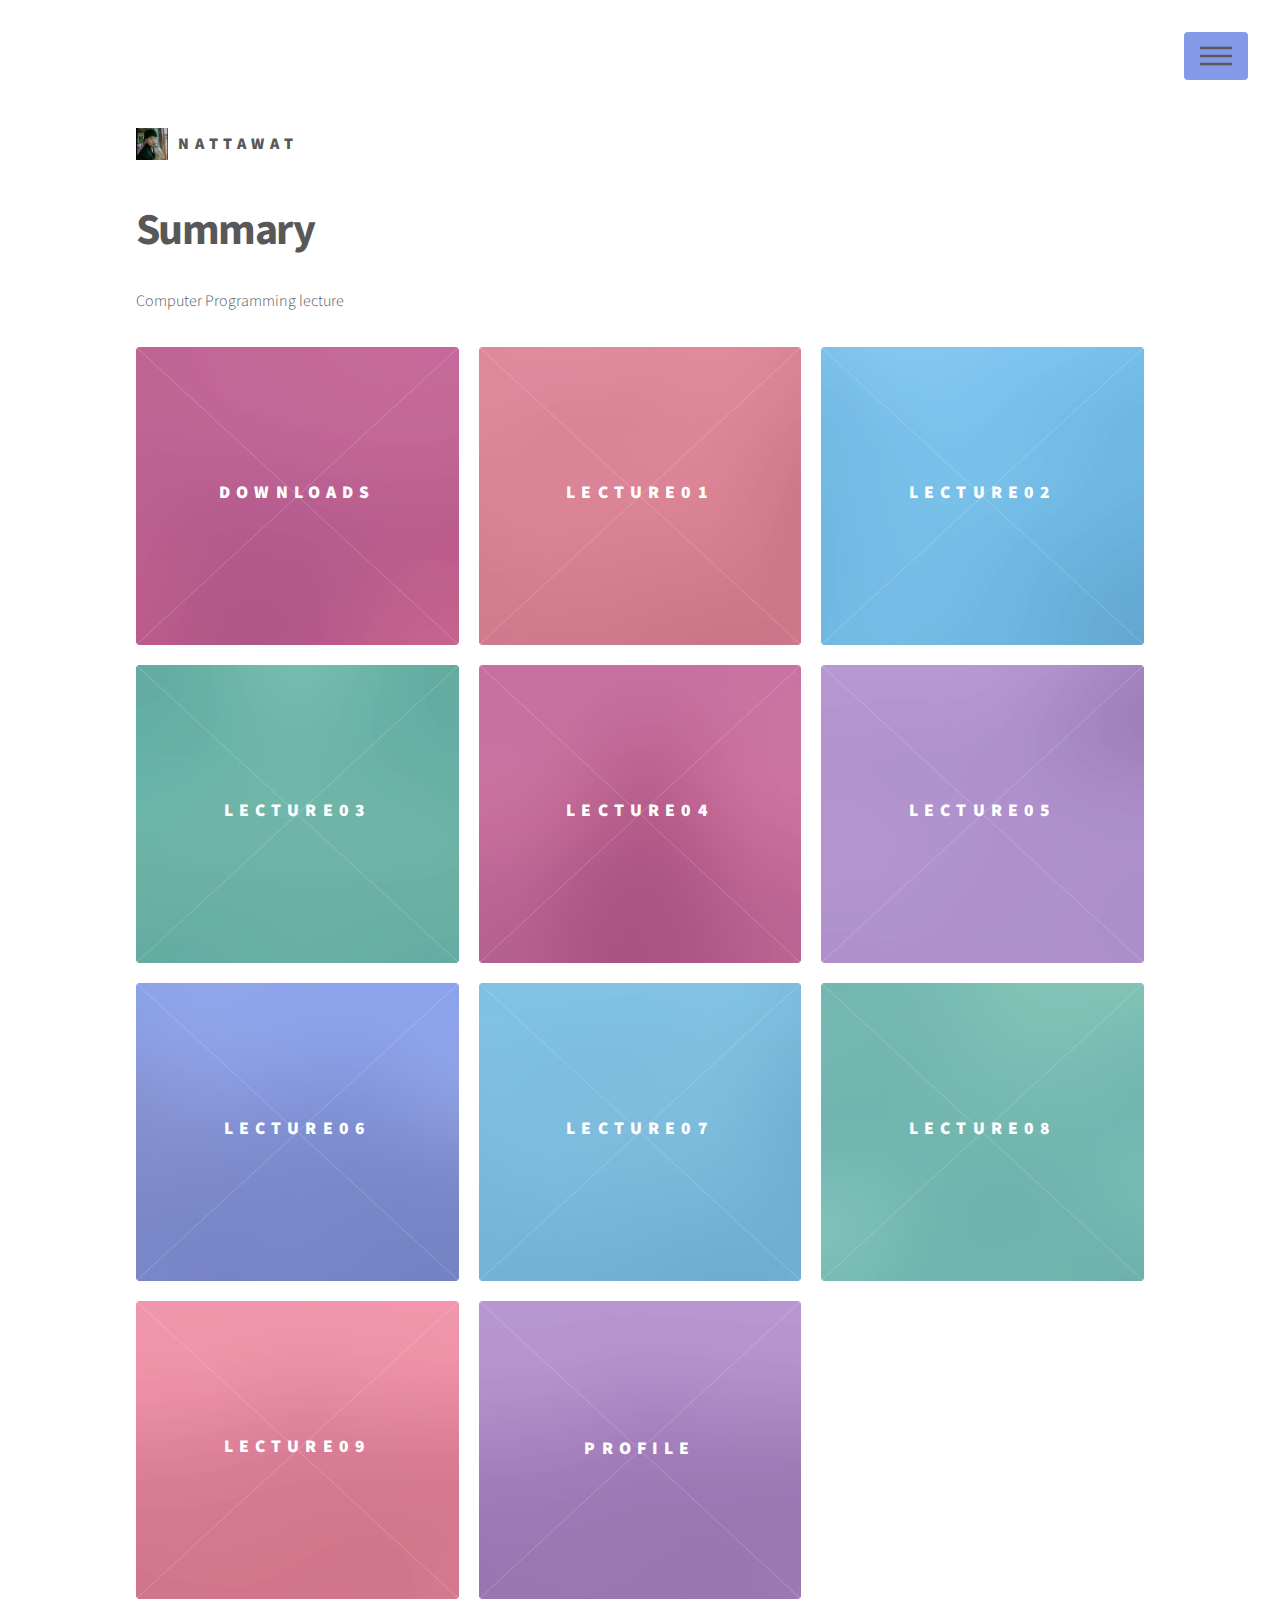
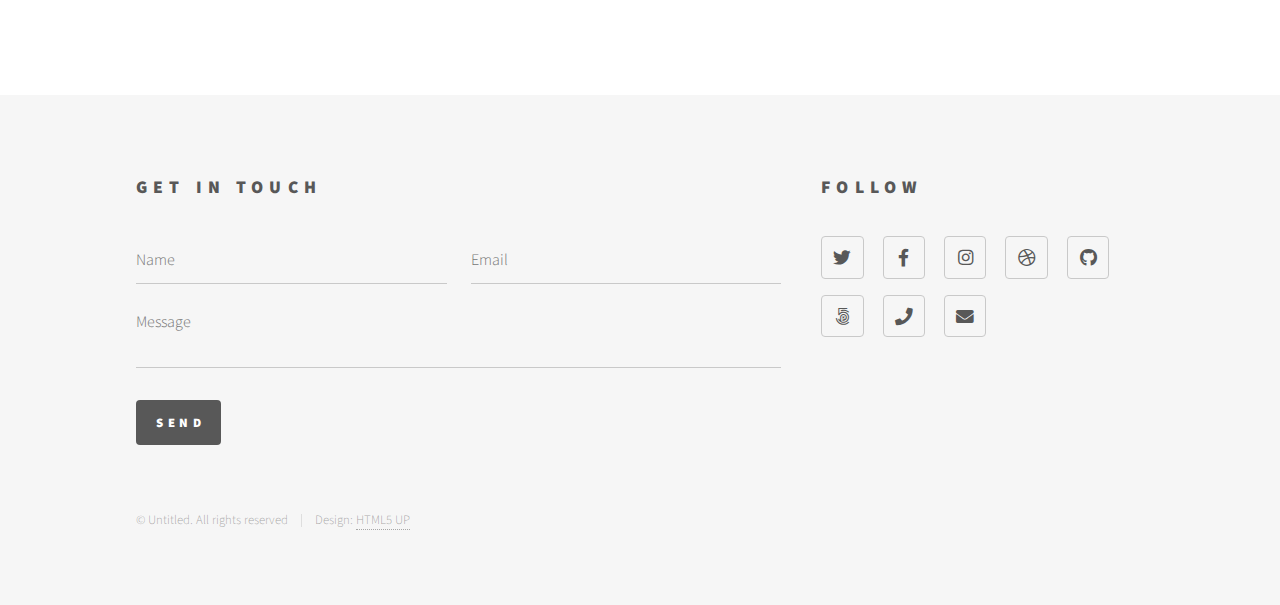
<file: index.html>
<!DOCTYPE HTML>
<!--
	Phantom by HTML5 UP
	html5up.net | @ajlkn
	Free for personal and commercial use under the CCA 3.0 license (html5up.net/license)
-->
<html>
	<head>
		<title>Computer Programming</title>
		<meta charset="utf-8" />
		<meta name="viewport" content="width=device-width, initial-scale=1, user-scalable=no" />
		<link rel="stylesheet" href="assets/css/main.css" />
		<noscript><link rel="stylesheet" href="assets/css/noscript.css" /></noscript>
	</head>
	<body class="is-preload">
		<!-- Wrapper -->
			<div id="wrapper">

				<!-- Header -->
					<header id="header">
						<div class="inner">

							<!-- Logo -->
								<a href="index.html" class="logo">
									<span class="symbol"><img src="images/do.jpg" alt="" /></span><span class="title">NATTAWAT</span>
								</a>

							<!-- Nav -->
								<nav>
									<ul>
										<li><a href="#menu">Menu</a></li>
									</ul>
								</nav>

						</div>
					</header>

				<!-- Menu -->
					<nav id="menu">
						<h2>Menu</h2>
						<ul>
							<li><a href="index.html">Home</a></li>
							<li><a href="generic.html">Ipsum veroeros</a></li>
							<li><a href="generic.html">Tempus etiam</a></li>
							<li><a href="generic.html">Consequat dolor</a></li>
							<li><a href="elements.html">Elements</a></li>
						</ul>
					</nav>

				<!-- Main -->
					<div id="main">
						<div class="inner">
							<header>
								<h1>Summary<br /></h1>
								<p>Computer Programming  lecture</p>
							</header>
							<section class="tiles">
								<article class="style4">
									<span class="image">
										<img src="images/pic01.jpg" alt="" />
									</span>
									<a href="Downloads.html">
										<h2>Downloads</h2>
										<div class="content">
											<p>Download Git ,Python and VScode</p>
										</div>
									</a>
								</article>
								<article class="style1">
									<span class="image">
										<img src="images/pic07.jpg" alt="" />
									</span>
									<a href="L01.html">
										<h2>LECTURE01</h2>
										<div class="content">
											<p>Data Types,Variables and Expression</p>
										</div>
									</a>
								</article>
								<article class="style2">
									<span class="image">
										<img src="images/pic02.jpg" alt="" />
									</span>
									<a href="L02.html">
										<h2>LECTURE02</h2>
										<div class="content">
											<p>Selection if-elif-else</p>
										</div>
									</a>
								</article>
								<article class="style3">
									<span class="image">
										<img src="images/pic03.jpg" alt="" />
									</span>
									<a href="L03.html">
										<h2>LECTURE03</h2>
										<div class="content">
											<p>Repetition While For</p>
										</div>
									</a>
								</article>
								<article class="style4">
									<span class="image">
										<img src="images/pic04.jpg" alt="" />
									</span>
									<a href="L04.html">
										<h2>LECTURE04</h2>
										<div class="content">
											<p>String</p>
										</div>
									</a>
								</article>
								<article class="style5">
									<span class="image">
										<img src="images/pic05.jpg" alt="" />
									</span>
									<a href="L05.html">
										<h2>LECTURE05</h2>
										<div class="content">
											<p>Functions</p>
										</div>
									</a>
								</article>
								<article class="style6">
									<span class="image">
										<img src="images/pic06.jpg" alt="" />
									</span>
									<a href="L06.html">
										<h2>LECTURE06</h2>
										<div class="content">
											<p>Files and Exception</p>
										</div>
									</a>
								</article>
								<article class="style2">
									<span class="image">
										<img src="images/pic07.jpg" alt="" />
									</span>
									<a href="L07.html">
										<h2>LECTURE07</h2>
										<div class="content">
											<p>List and Tuples</p>
										</div>
									</a>
								</article>
								<article class="style3">
									<span class="image">
										<img src="images/pic08.jpg" alt="" />
									</span>
									<a href="L08.html">
										<h2>LECTURE08</h2>
										<div class="content">
											<p>Dictionary and Set</p>
										</div>
									</a>
								</article>
								<article class="style1">
									<span class="image">
										<img src="images/pic09.jpg" alt="" />
									</span>
									<a href="L09.html">
										<h2>LECTURE09</h2>
										
										<div class ="content">
											<p>Pygame and Pygame Zero</p>
										</div>
									</a>
								</article>
								
								<article class="style5">
									<span class="image">
										<img src="images/pic09.jpg" alt="" />
									</span>
									<a href="myprofile.html">
										<h2>Profile</h2>
										
									</a>
								</article>
							</section>
						</div>
					</div>

				<!-- Footer -->
					<footer id="footer">
						<div class="inner">
							<section>
								<h2>Get in touch</h2>
								<form method="post" action="#">
									<div class="fields">
										<div class="field half">
											<input type="text" name="name" id="name" placeholder="Name" />
										</div>
										<div class="field half">
											<input type="email" name="email" id="email" placeholder="Email" />
										</div>
										<div class="field">
											<textarea name="message" id="message" placeholder="Message"></textarea>
										</div>
									</div>
									<ul class="actions">
										<li><input type="submit" value="Send" class="primary" /></li>
									</ul>
								</form>
							</section>
							<section>
								<h2>Follow</h2>
								<ul class="icons">
									<li><a href="#" class="icon brands style2 fa-twitter"><span class="label">Twitter</span></a></li>
									<li><a href="#" class="icon brands style2 fa-facebook-f"><span class="label">Facebook</span></a></li>
									<li><a href="#" class="icon brands style2 fa-instagram"><span class="label">Instagram</span></a></li>
									<li><a href="#" class="icon brands style2 fa-dribbble"><span class="label">Dribbble</span></a></li>
									<li><a href="#" class="icon brands style2 fa-github"><span class="label">GitHub</span></a></li>
									<li><a href="#" class="icon brands style2 fa-500px"><span class="label">500px</span></a></li>
									<li><a href="#" class="icon solid style2 fa-phone"><span class="label">Phone</span></a></li>
									<li><a href="#" class="icon solid style2 fa-envelope"><span class="label">Email</span></a></li>
								</ul>
							</section>
							<ul class="copyright">
								<li>&copy; Untitled. All rights reserved</li><li>Design: <a href="http://html5up.net">HTML5 UP</a></li>
							</ul>
						</div>
					</footer>

			</div>

		<!-- Scripts -->
			<script src="assets/js/jquery.min.js"></script>
			<script src="assets/js/browser.min.js"></script>
			<script src="assets/js/breakpoints.min.js"></script>
			<script src="assets/js/util.js"></script>
			<script src="assets/js/main.js"></script>

	</body>
</html>
</file>
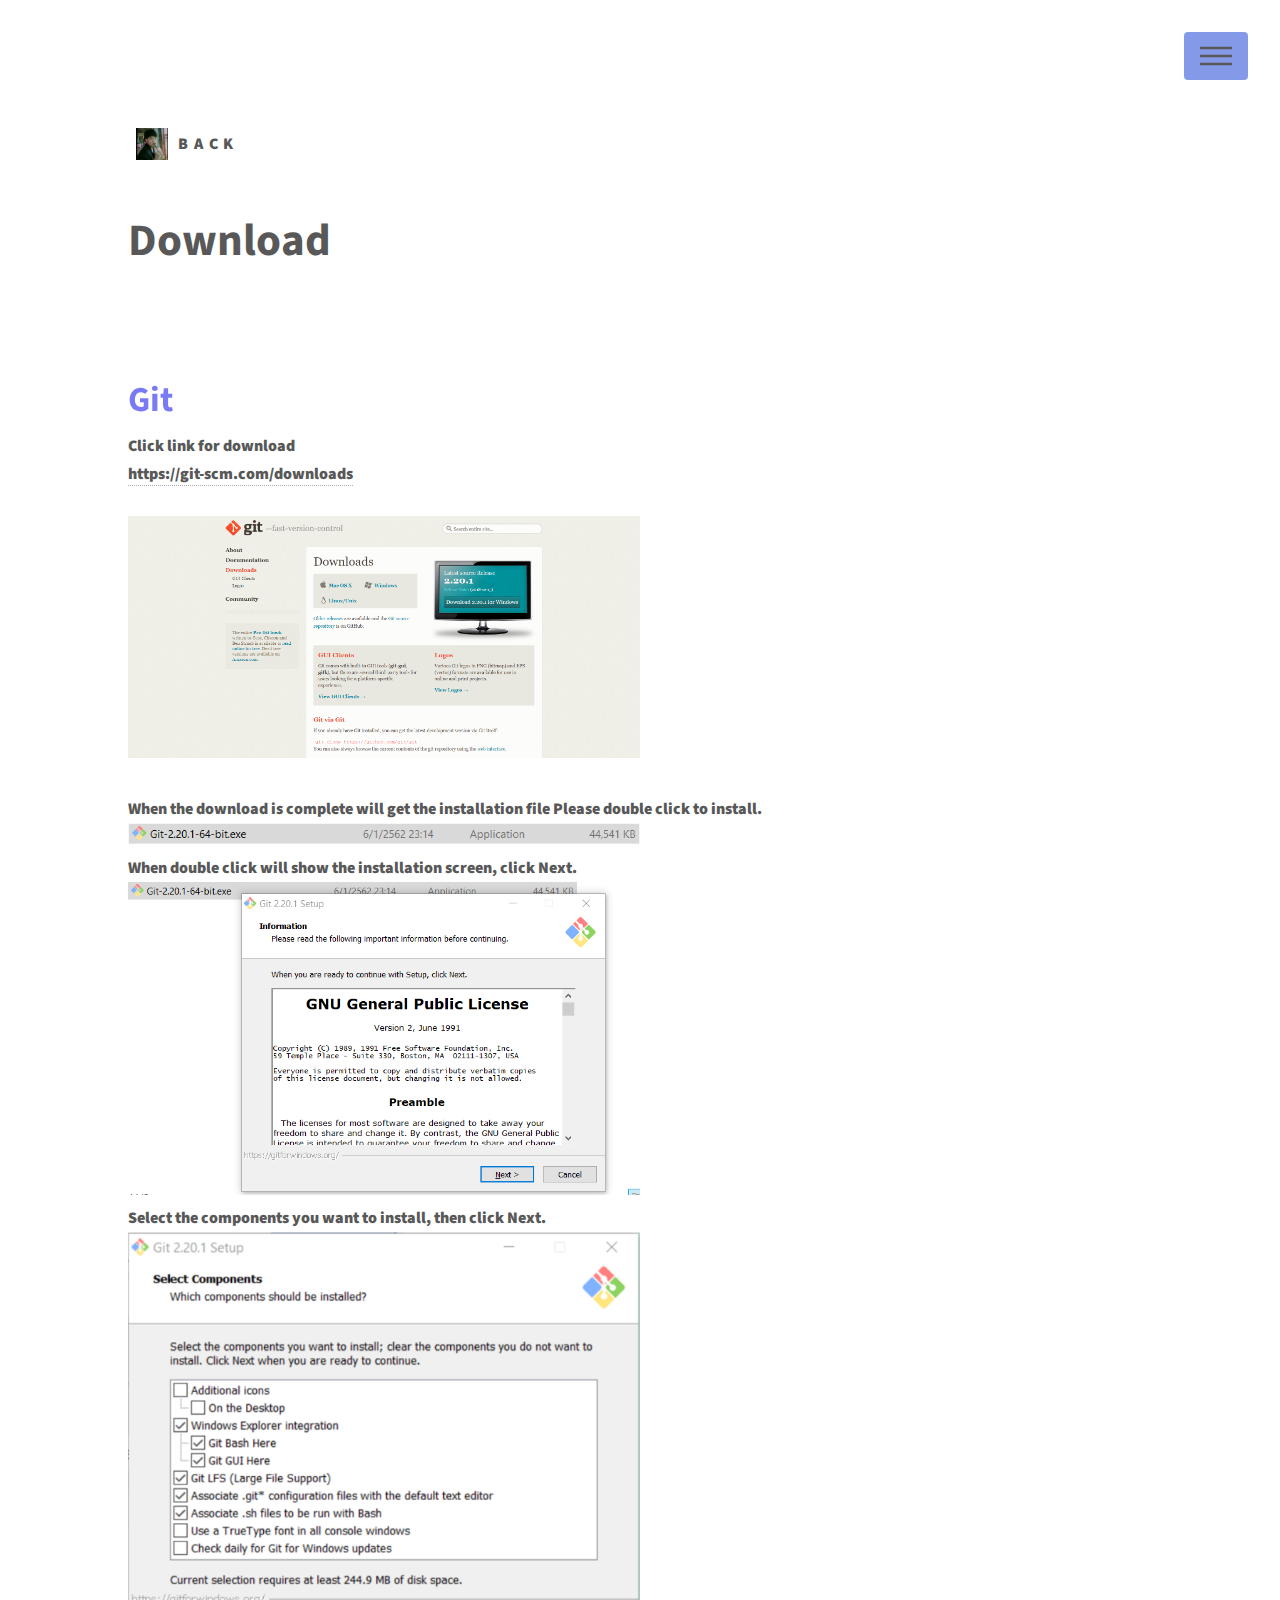
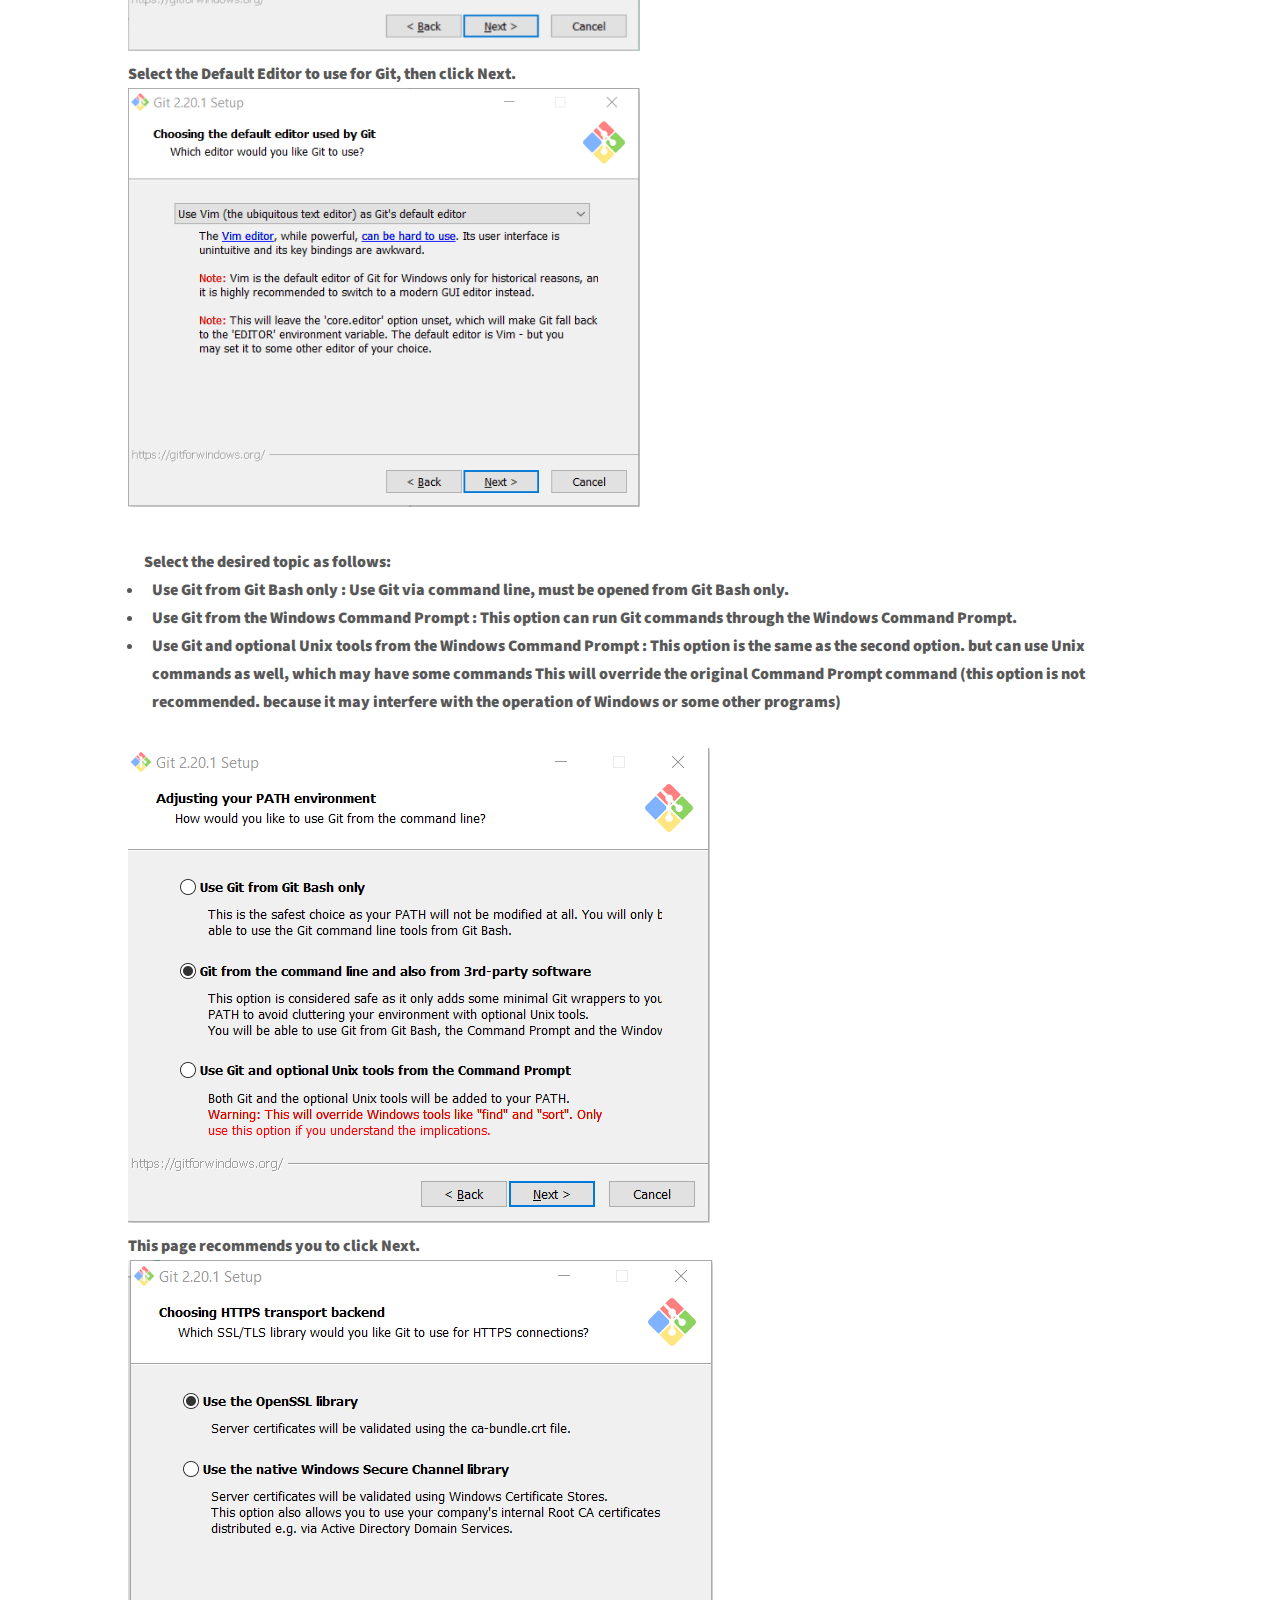
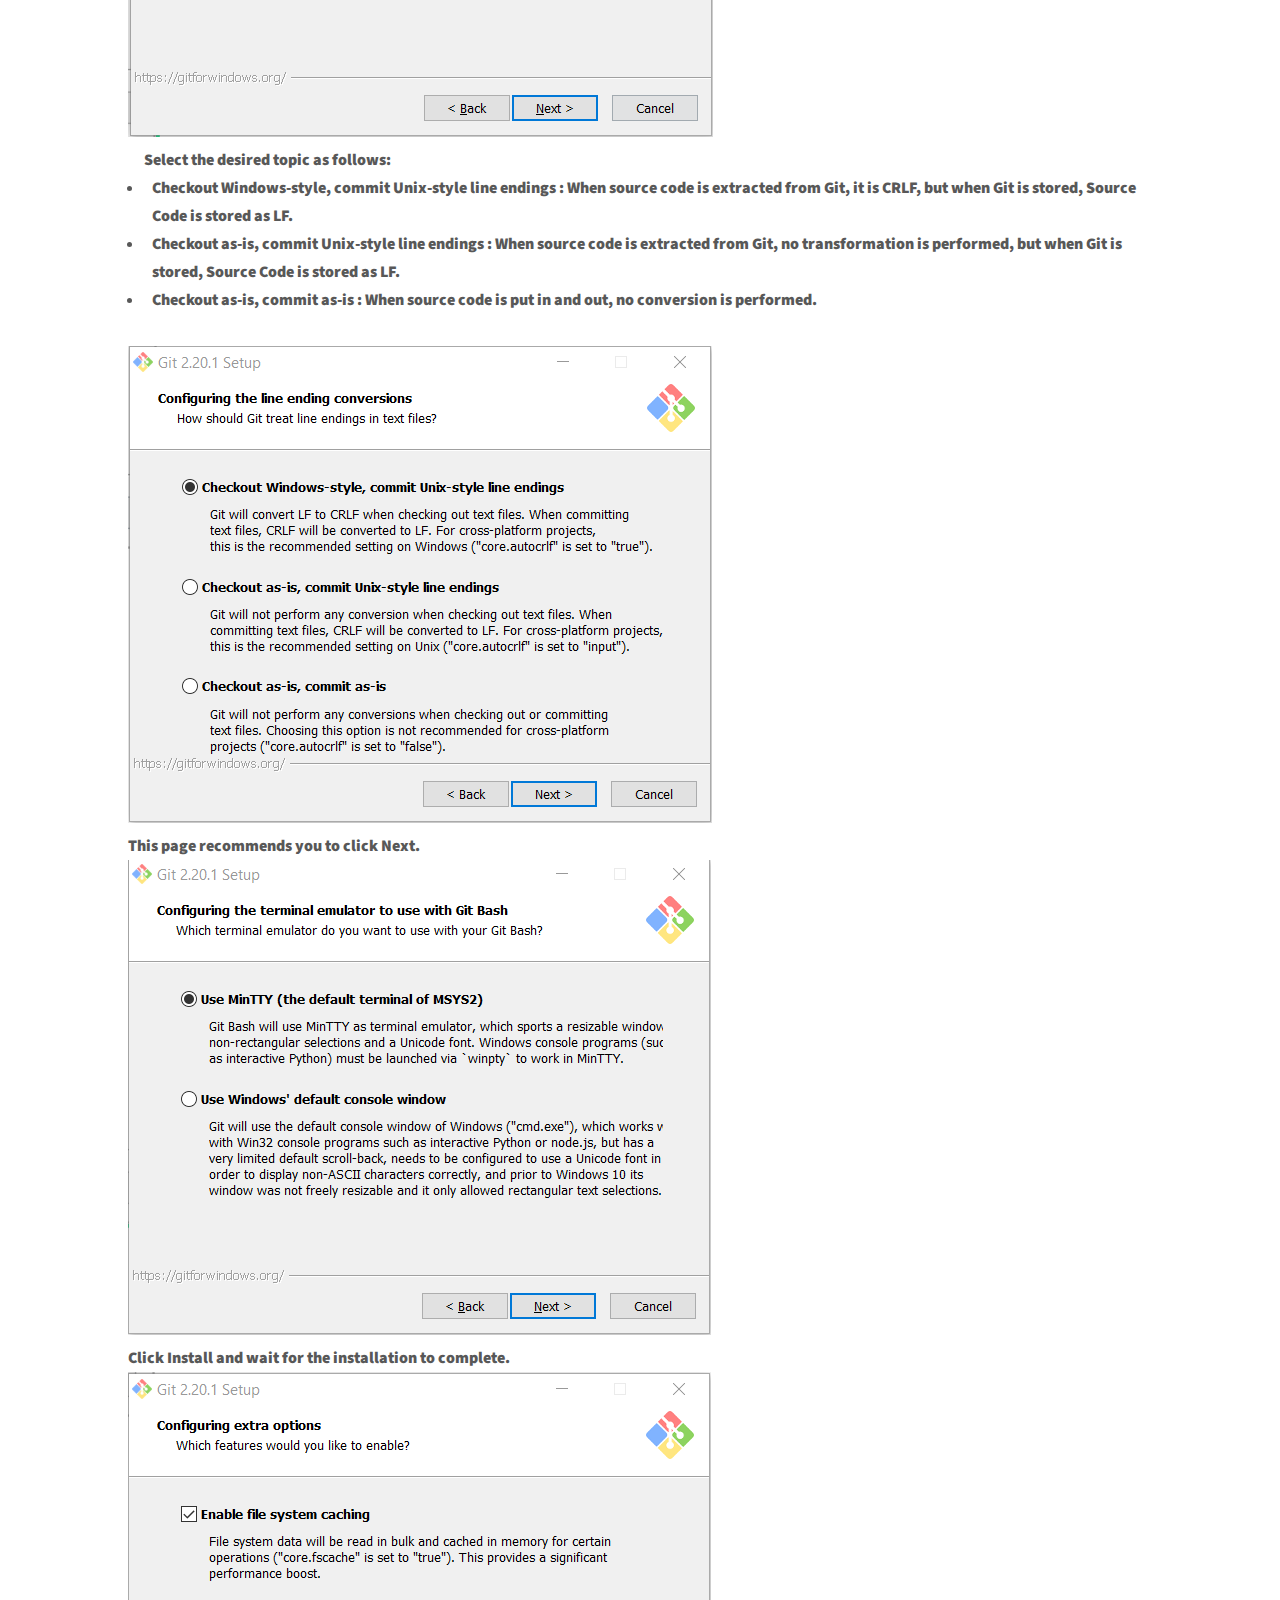
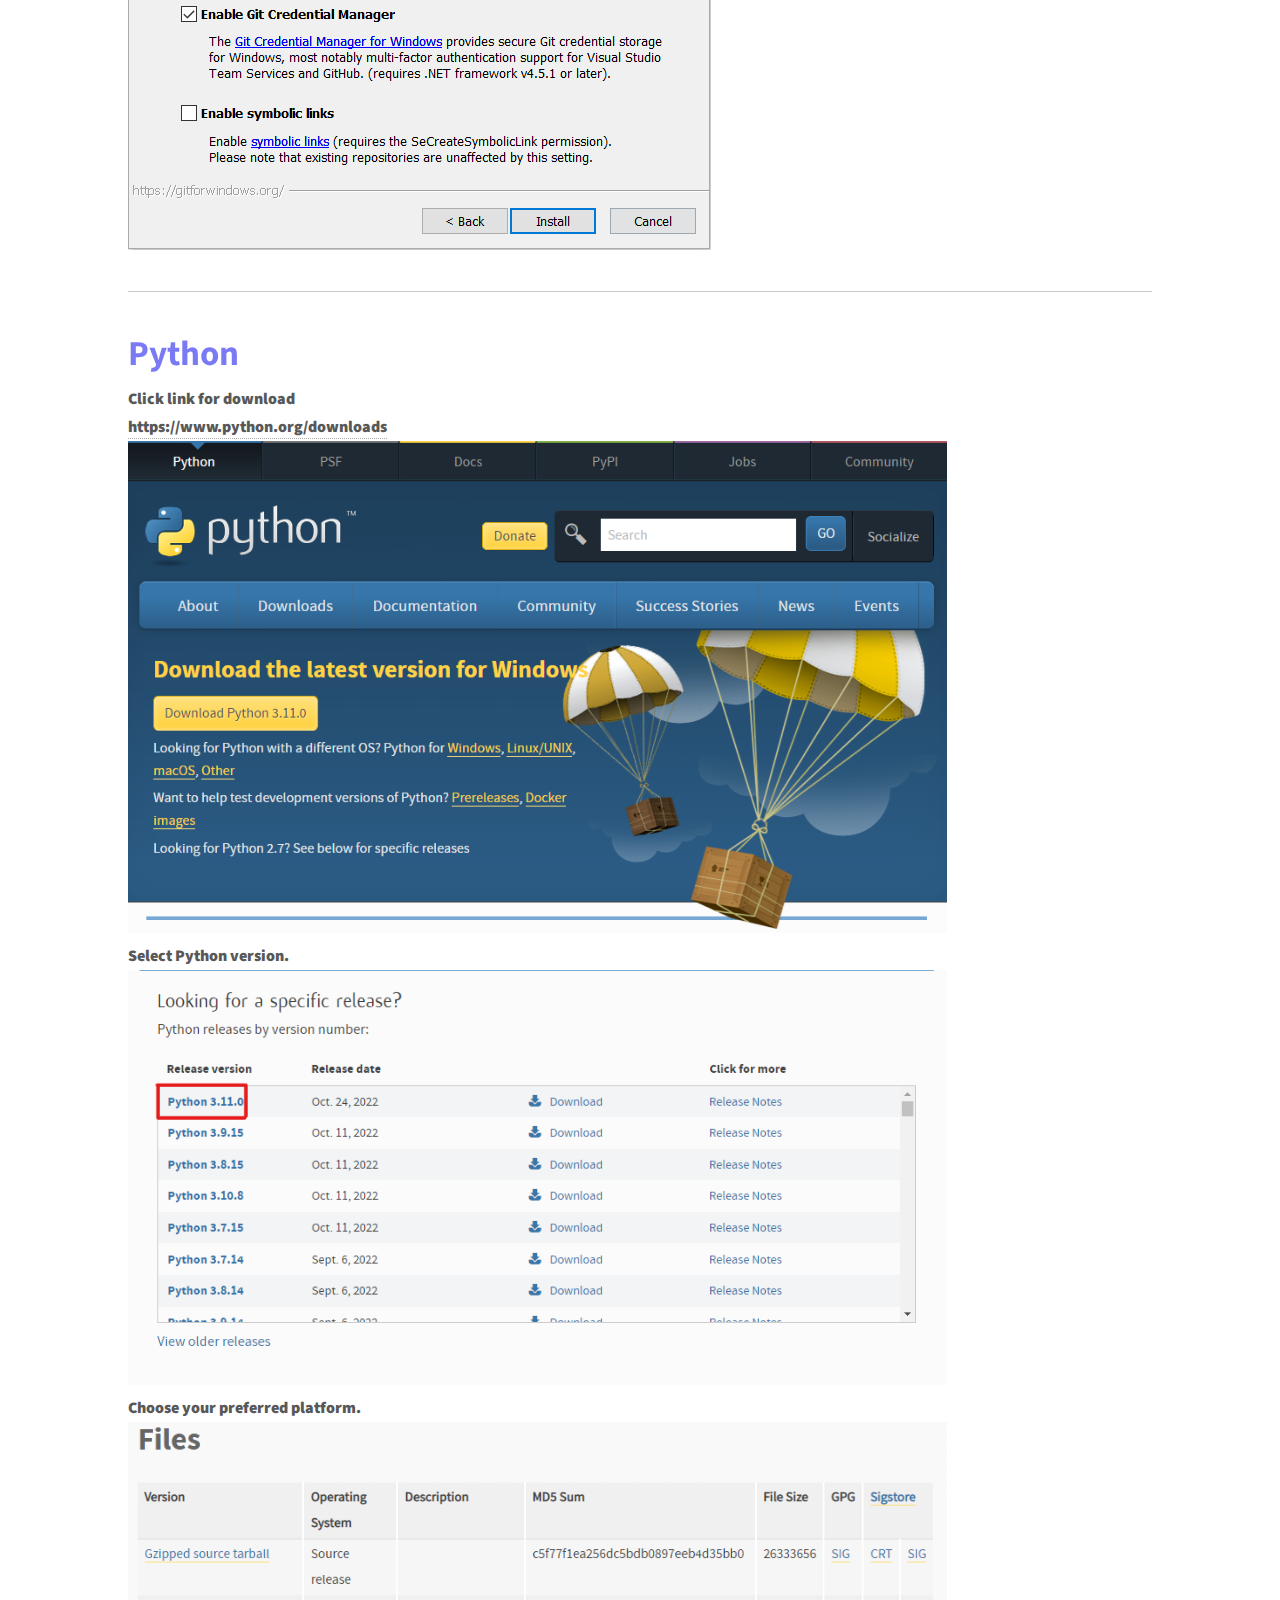
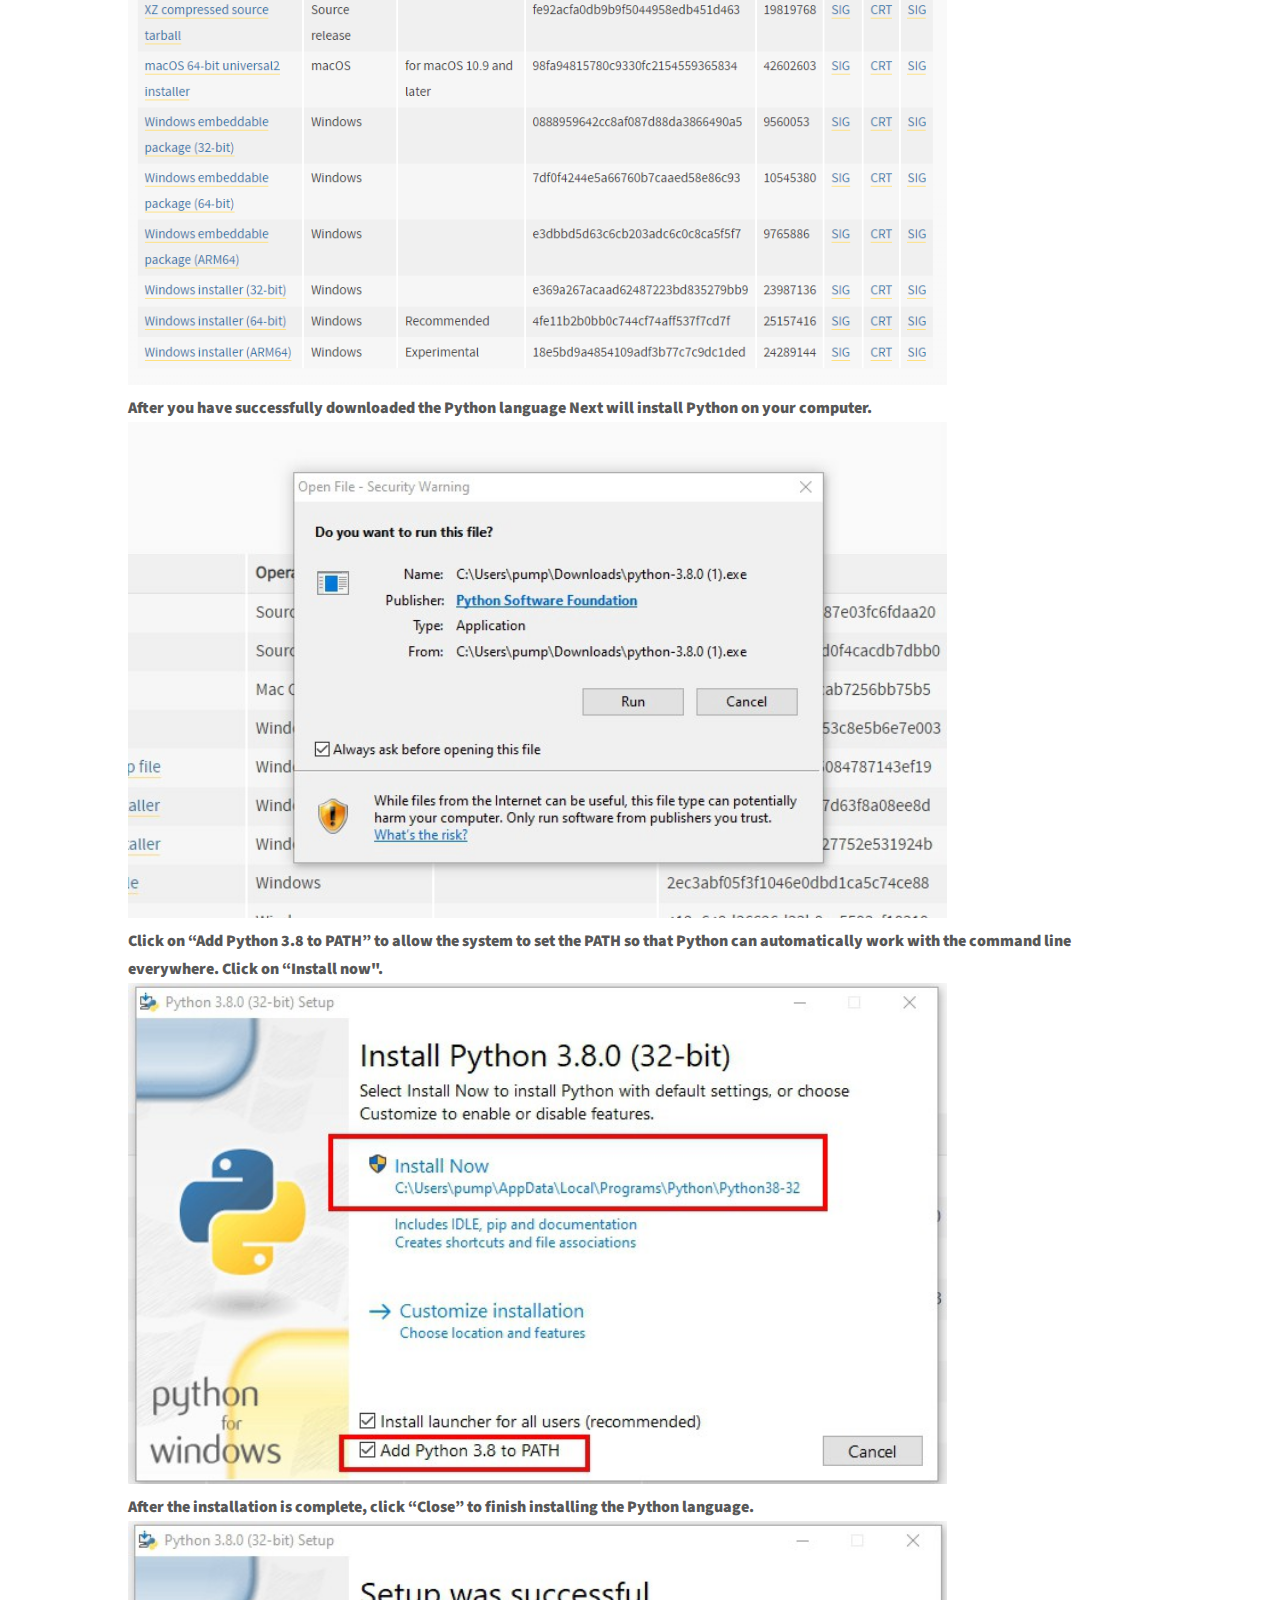
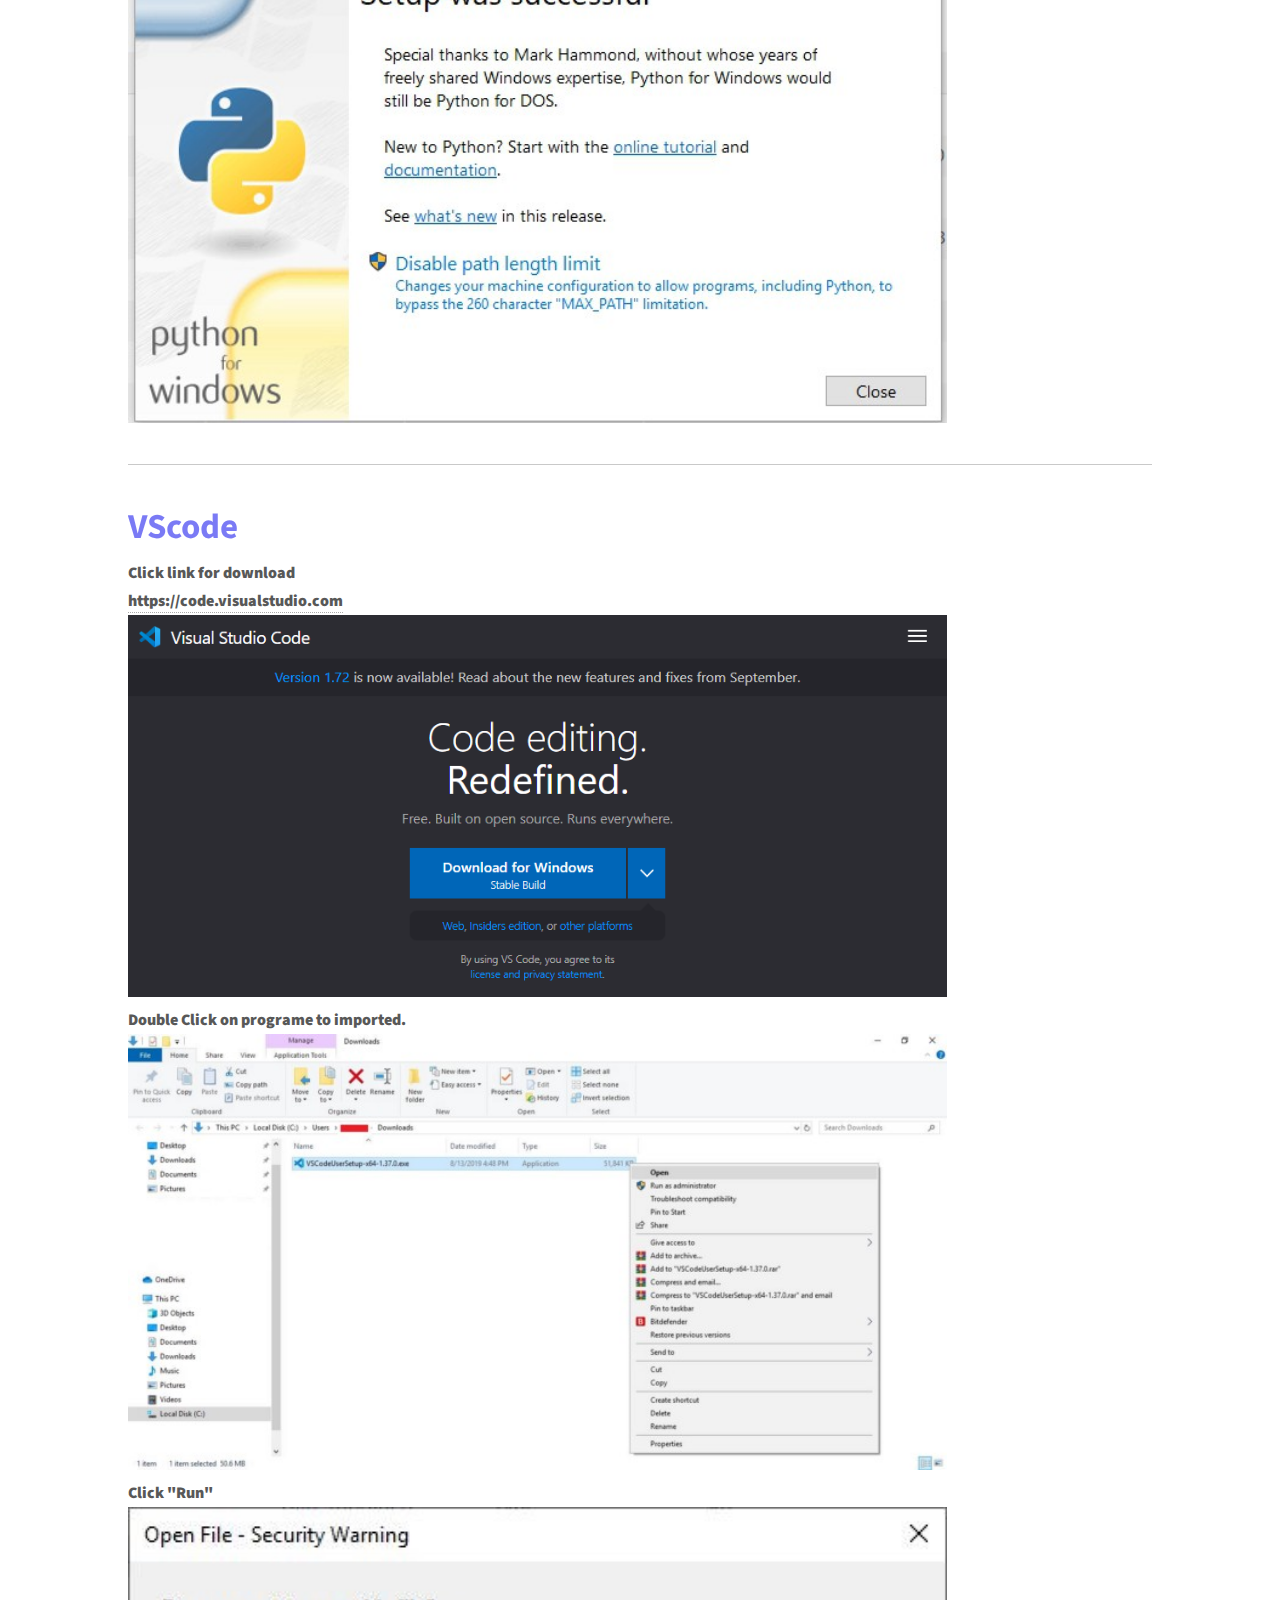
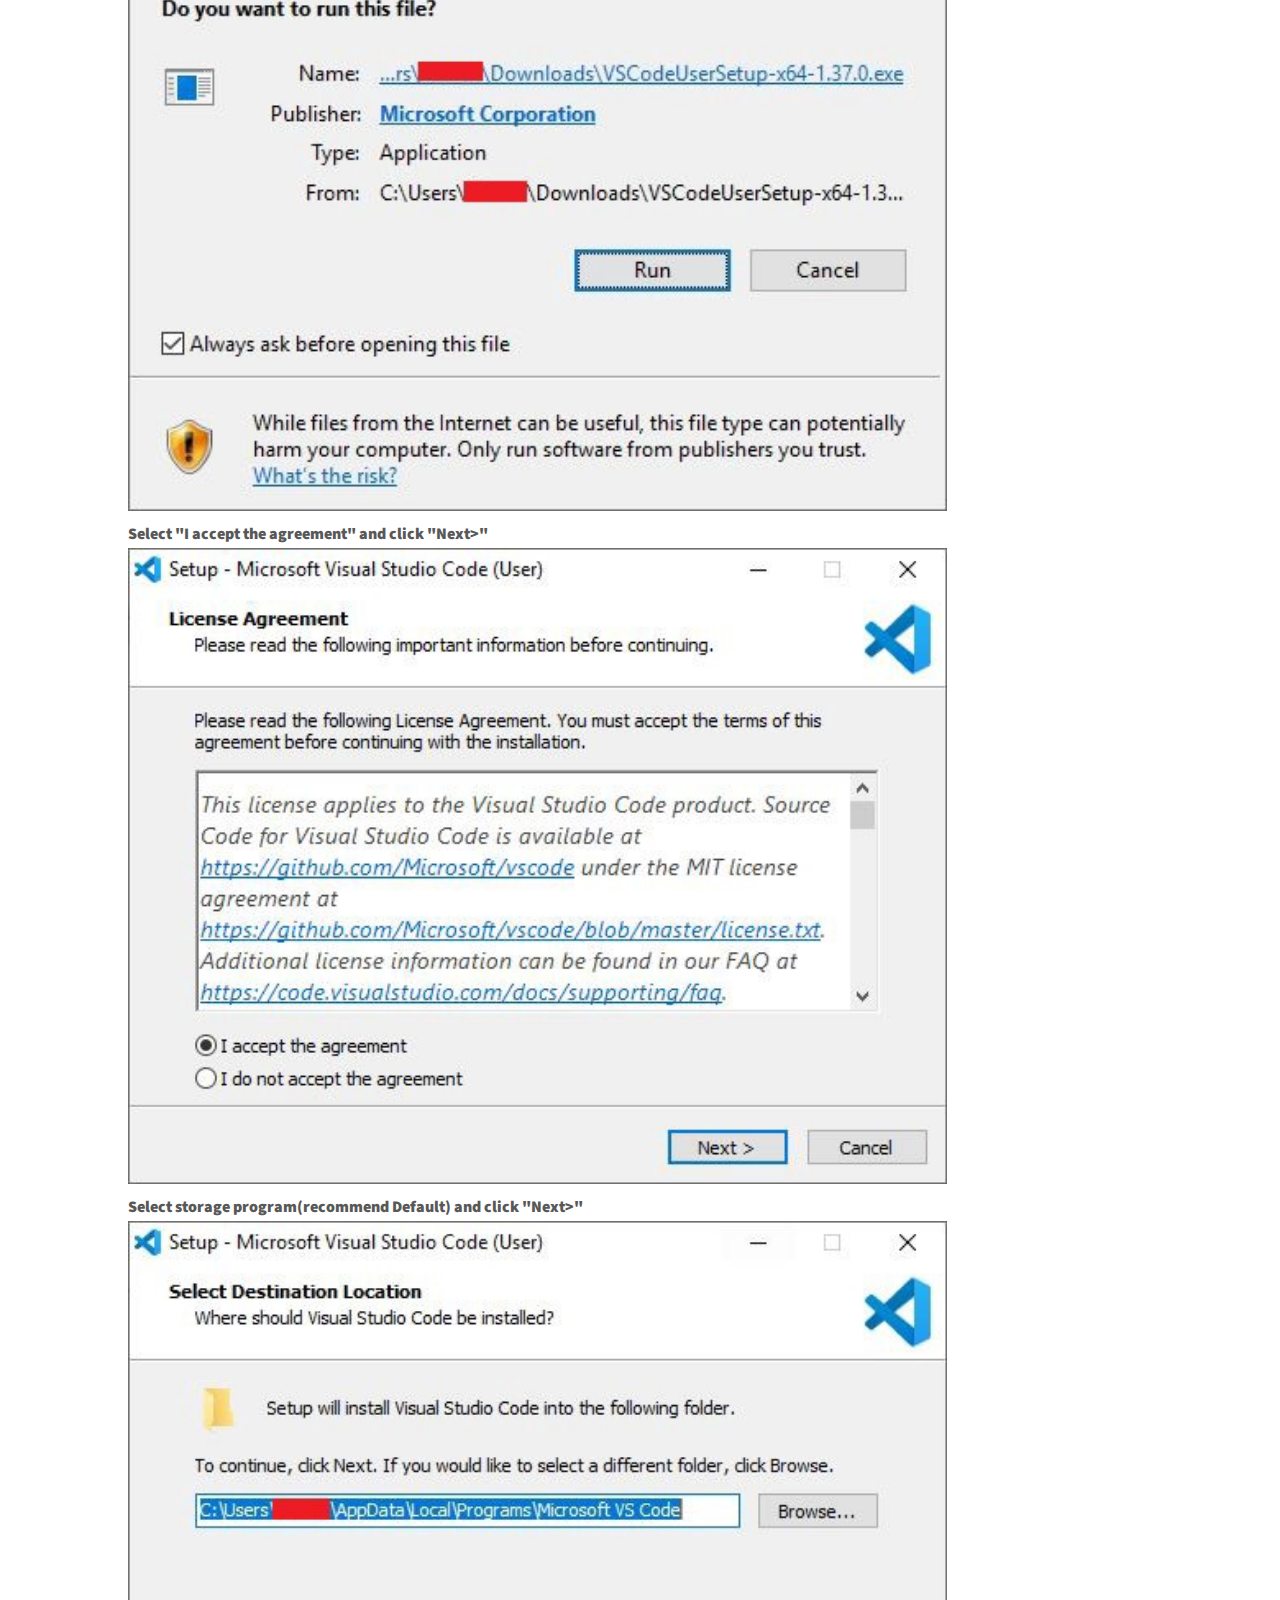
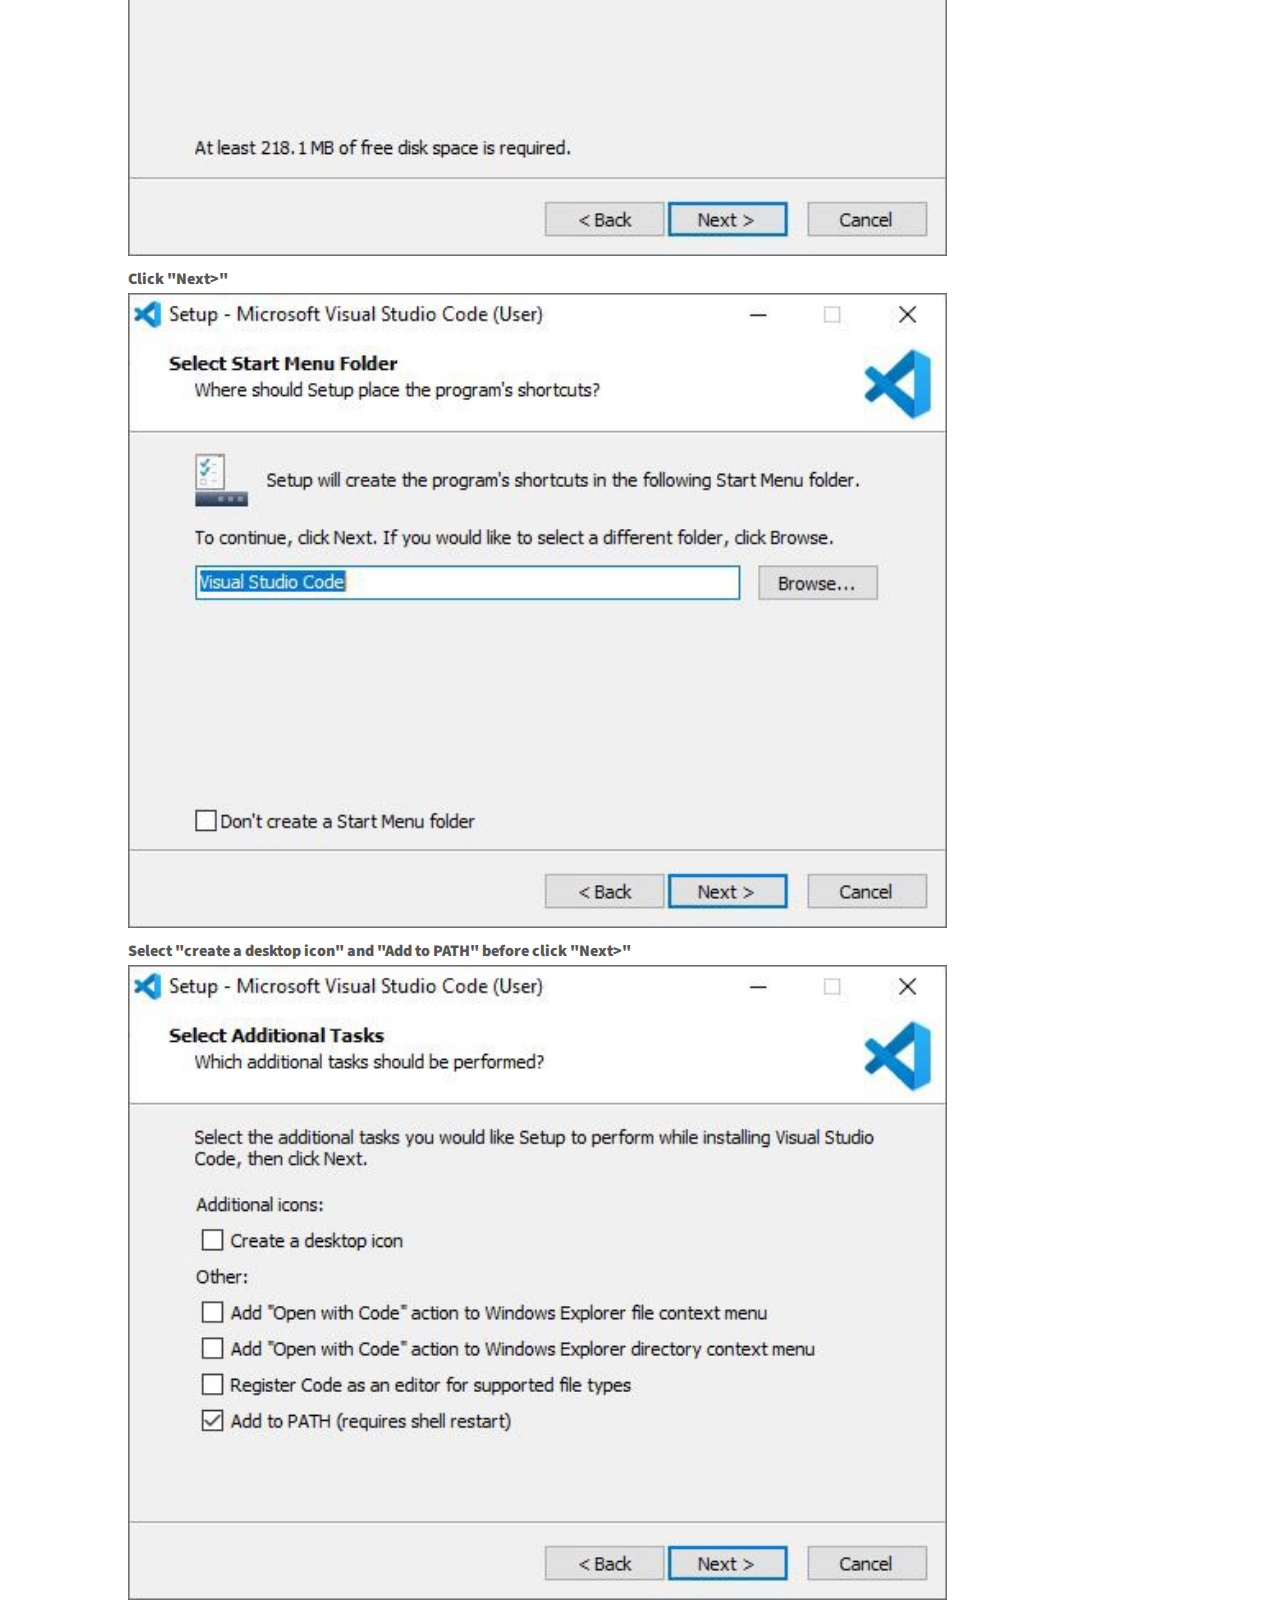
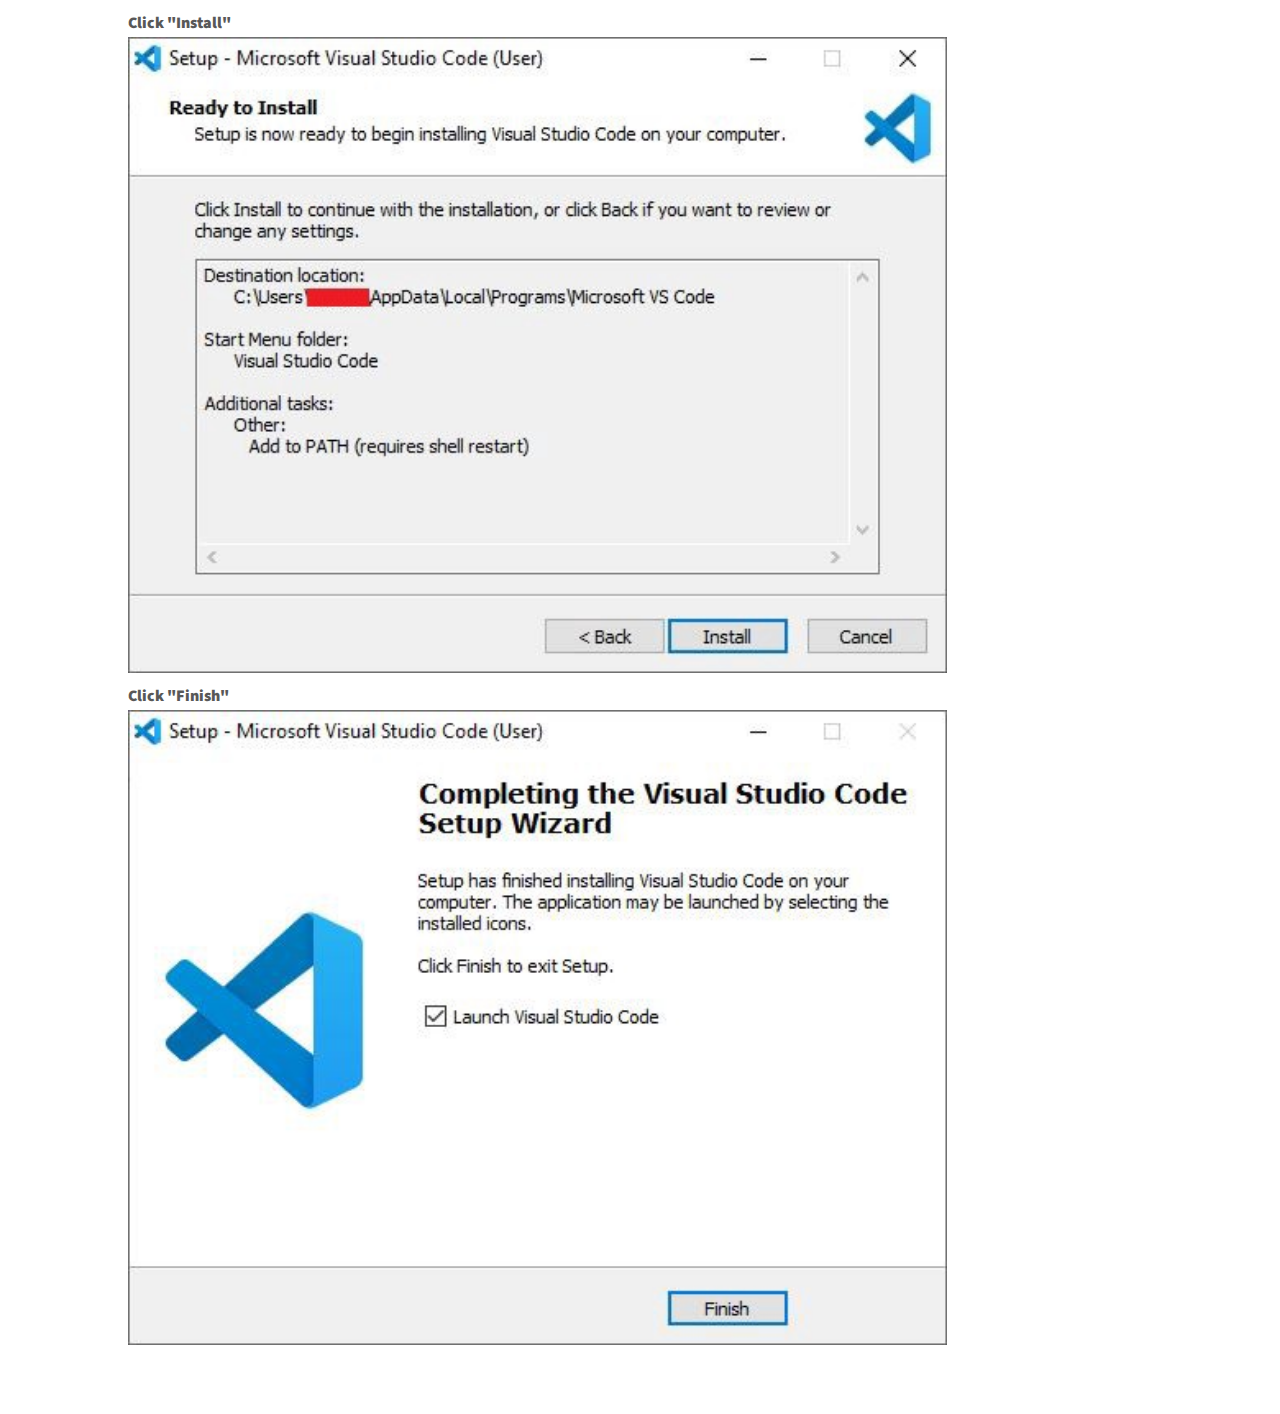
<file: Downloads.html>
<!DOCTYPE HTML>
<!--
	Phantom by HTML5 UP
	html5up.net | @ajlkn
	Free for personal and commercial use under the CCA 3.0 license (html5up.net/license)
-->
<html>
	<head>
		<title>LECTURE01</title>
		<meta charset="utf-8" />
		<meta name="viewport" content="width=device-width, initial-scale=1, user-scalable=no" />
		<link rel="stylesheet" href="assets/css/main.css" />
		<noscript><link rel="stylesheet" href="assets/css/noscript.css" /></noscript>
	</head>
	<body class="is-preload">
		<!-- Wrapper -->
			<div id="wrapper">

				<!-- Header -->
					<header id="header">
						<div class="inner">

							<!-- Logo -->
								<a href="index.html" class="logo">
									<span class="symbol"><img src="images/do.jpg" alt="" /></span><span class="title">BACK</span>
								</a>

							<!-- Nav -->
								<nav>
									<ul>
										<li><a href="#menu">Menu</a></li>
									</ul>
								</nav>

						</div>
					</header>

				<!-- Menu -->
					<nav id="menu">
						<h2>Menu</h2>
						<ul>
							<li><a href="index.html">Home</a></li>
							<li><a href="#Git">Git</a></li>
							<li><a href="#Python">Python</a></li>
							<li><a href="#VScode">VScode</a></li>
						</ul>
					</nav>           
					<style>
                        .container{
                            max-width: 80%;
							margin:0 auto;
                        }
                        .size45{
                            font-size: 45px;
							font-weight: bold;
                        }
                        .topiccolor{
                            font-size:35px;font-weight:bold ;background-color: rgb(122, 122, 245); -webkit-background-clip: text; -webkit-text-fill-color: transparent;
                        }
                        
                    </style>
					<div class="container">
						<p style="text-align: left;" class="size45">Download</p>
						<b class="topiccolor"><a id="Git"></a>Git</b><br>
						<p>
							<b>Click link for download <br>
							<a href=" https://git-scm.com/downloads" target="_blank"> https://git-scm.com/downloads</a> <br>
							<br>
						<img src="images/dowloadgit.png" width="50%"><br>
						<br>
						 When the download is complete will get the installation file Please double click to install.<br>
						 <img src="images/dowloadgit10.png" width="50%"><br>
						 When double click will show the installation screen, click Next.<br>
						 <img src="images/dowloadgit2.png" width="50%"><br>
						 Select the components you want to install, then click Next.<br>
						 <img src="images/dowloadgit3.png" width="50%"><br>
						 Select the Default Editor to use for Git, then click Next.<br>
						 <img src="images/dowloadgit4.png" width="50%"><br>
						 <ul><b>Select the desired topic as follows:</b>
						
							<li>Use Git from Git Bash only : Use Git via command line, must be opened from Git Bash only.</li>
							<li>Use Git from the Windows Command Prompt : This option can run Git commands through the Windows Command Prompt.</li>
							<li>Use Git and optional Unix tools from the Windows Command Prompt : This option is the same as the second option. but can use Unix commands as well, which may have some commands This will override the original Command Prompt command (this option is not recommended. because it may interfere with the operation of Windows or some other programs)</li> 
						</ul>
						<img src="images/dowloadgit5.png"><br>
						This page recommends you to click Next.<br>
						<img src="images/dowloadgit6.png"><br>
				
						<ul><b>Select the desired topic as follows:</b>
							<li>Checkout Windows-style, commit Unix-style line endings : When source code is extracted from Git, it is CRLF, but when Git is stored, Source Code is stored as LF.</li>
							<li>Checkout as-is, commit Unix-style line endings : When source code is extracted from Git, no transformation is performed, but when Git is stored, Source Code is stored as LF.</li>
							<li>Checkout as-is, commit as-is : When source code is put in and out, no conversion is performed.</li>
						</ul>
						<img src="images/dowloadgit7.png"><br>
						This page recommends you to click Next.<br>
						<img src="images/dowloadgit8.png"><br>
						Click Install and wait for the installation to complete.<br></b>
						<img src="images/dowloadgit9.png"></p>
						<hr>
						<b class="topiccolor"><a id="Python"></a>Python</b><br>
						<p>
							<b>Click link for download <br>
							<a href="https://www.python.org/downloads" target="_blank">https://www.python.org/downloads</a><br>
							<img src="images/python.png" width="80%"><br>
							Select Python version.<br>
							<img src="images/python2.png" width="80%"><br>
							Choose your preferred platform.<br>
							<img src="images/python3.png" width="80%"><br>
							After you have successfully downloaded the Python language Next will install Python on your computer.<br>
							<img src="images/python4.jpeg" width="80%"><br>
							Click on “Add Python 3.8 to PATH” to allow the system to set the PATH so that Python can automatically work with the command line everywhere. Click on “Install now".<br>
							<img src="images/python5.jpeg" width="80%"><br>
							After the installation is complete, click “Close” to finish installing the Python language.<br></b>
							<img src="images/python6.jpeg" width="80%">
						</p>
						<hr>
						<b class="topiccolor"><a id="VScode"></a>VScode</b><br>
						<p>
							<b>Click link for download<br>
							<a href="https://code.visualstudio.com" target="_blank"> https://code.visualstudio.com</a><br>
							<img src="images/vscode.png" width="80%"><br>
							Double Click on  programe to imported.<br>
							<img src="images/vscode2.jpeg" width="80%"><br>
							Click "Run"<br>
							<img src="images/vscode3.jpeg" width="80%"> <br>
							Select "I accept the agreement" and click "Next>"<br>
							<img src="images/vscode4.jpeg" width="80%"><br>
							Select storage program(recommend Default) and click "Next>"<br>
							<img src="images/vscode5.jpeg" width="80%"><br>
							Click "Next>"<br>
							<img src="images/vscode6.jpeg" width="80%"><br>
							Select "create a desktop icon" and "Add to PATH" before click "Next>"<br>
							<img src="images/vscode7.jpeg" width="80%"><br>
							Click "Install"<br>
							<img src="images/vscode8.jpeg" width="80%"> <br>
							Click "Finish"<br>
							<img src="images/vscode9.jpeg" width="80%"></b>
							<br>
							<br>


						</p>
							




						

					</div>








            
            
            
            
            
            <script src="assets/js/jquery.min.js"></script>
			<script src="assets/js/browser.min.js"></script>
			<script src="assets/js/breakpoints.min.js"></script>
			<script src="assets/js/util.js"></script>
			<script src="assets/js/main.js"></script>
</file>
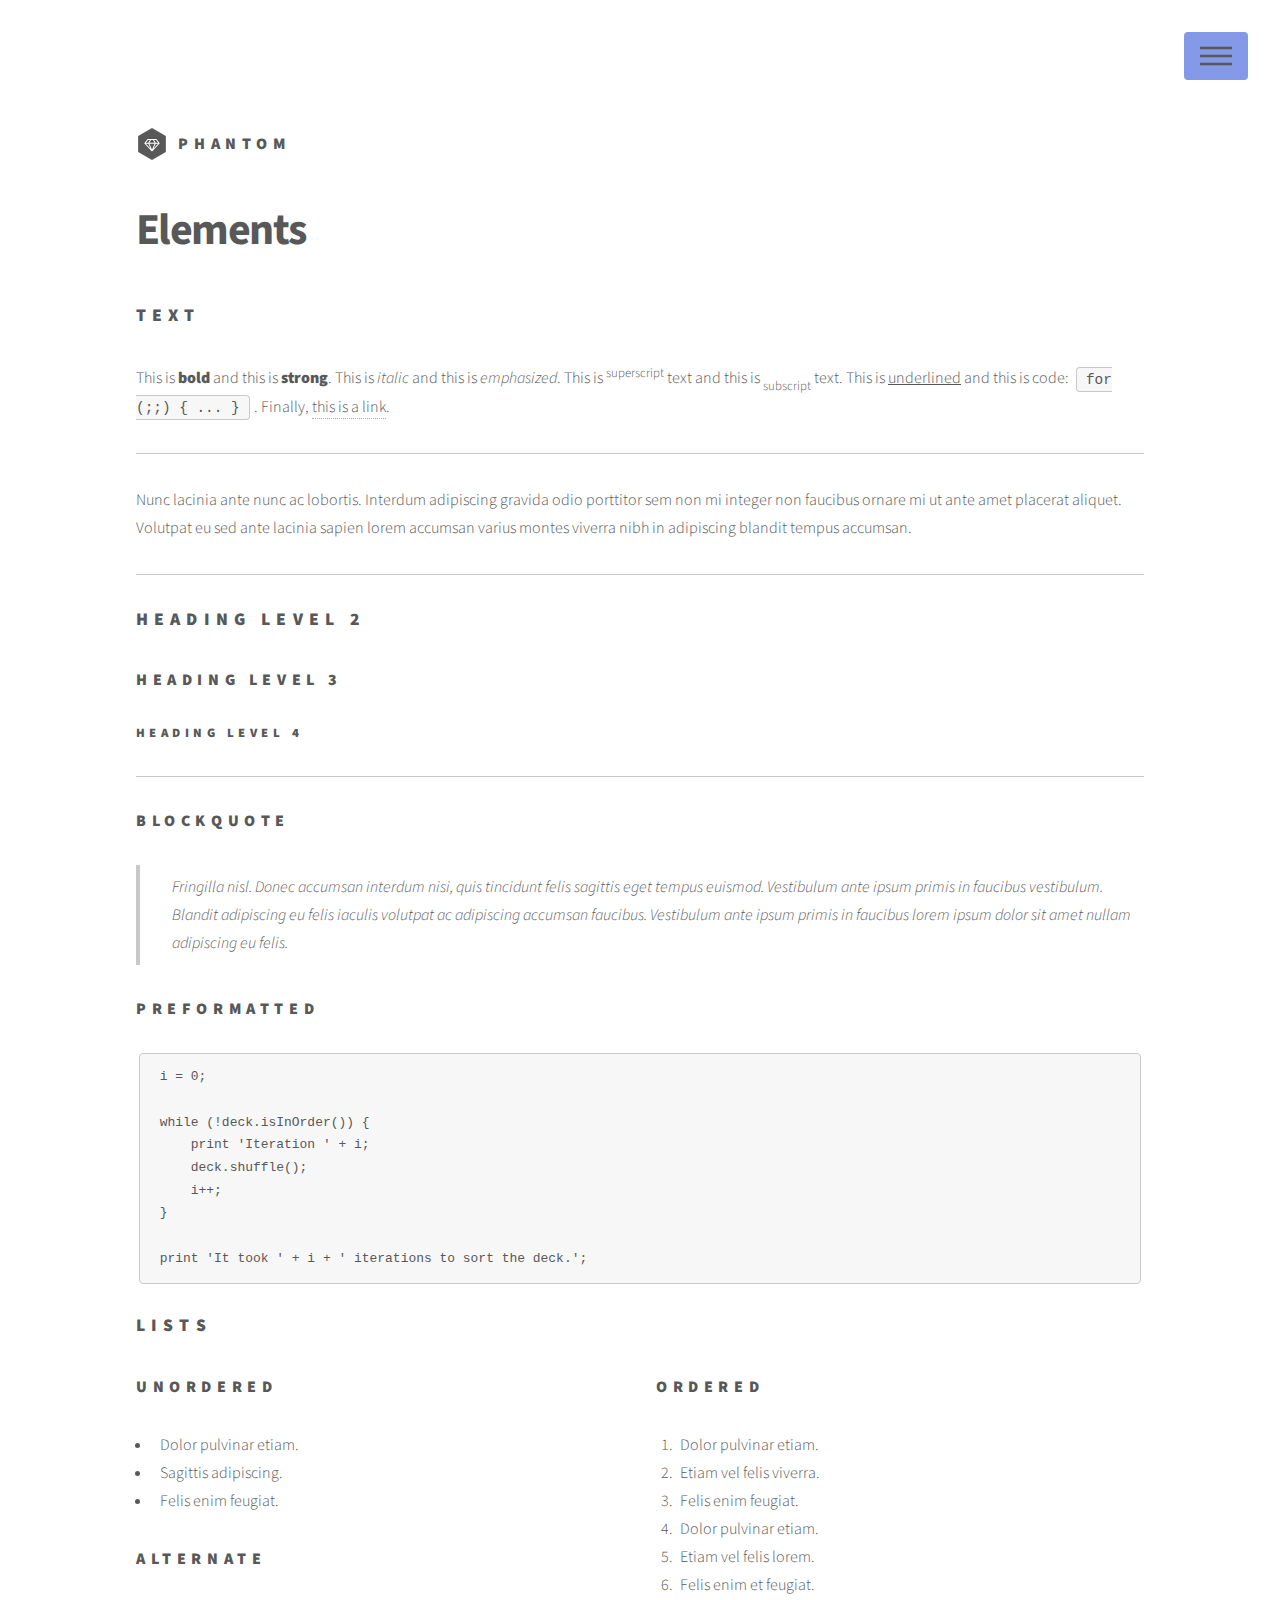
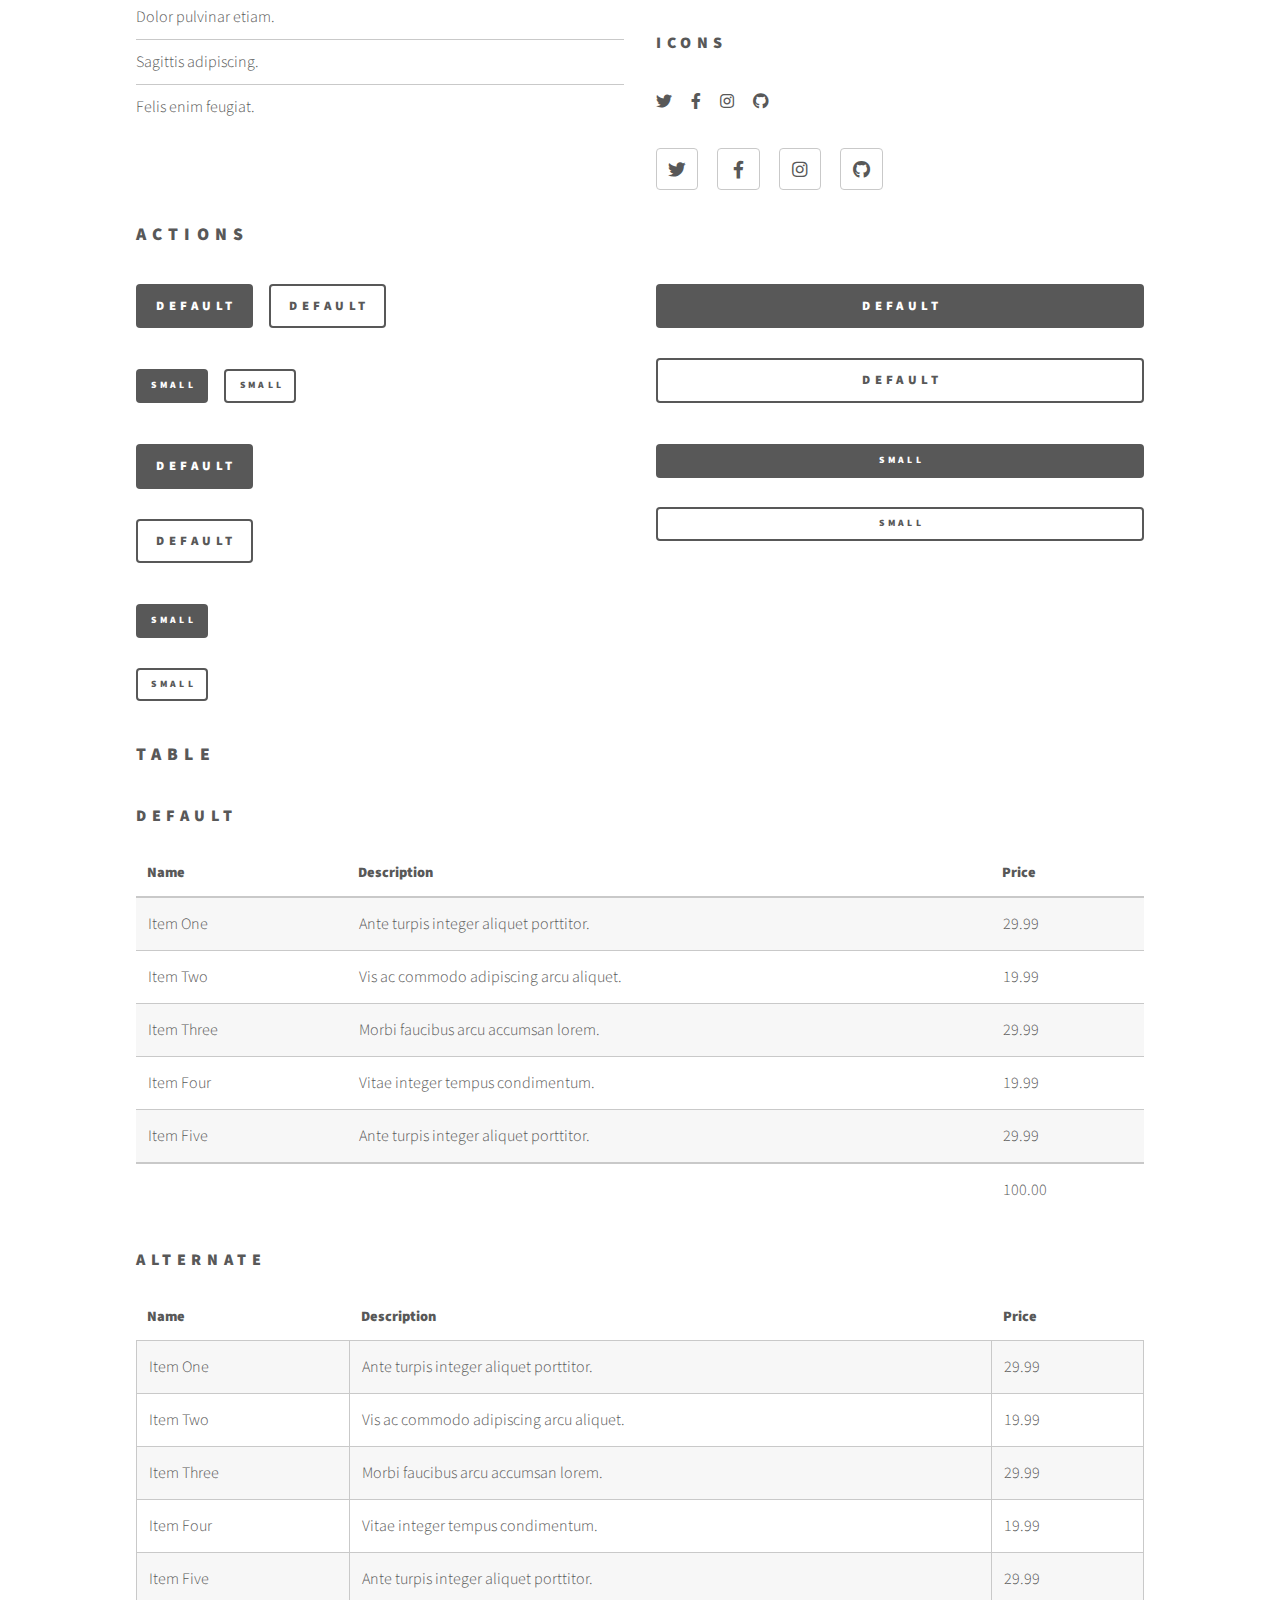
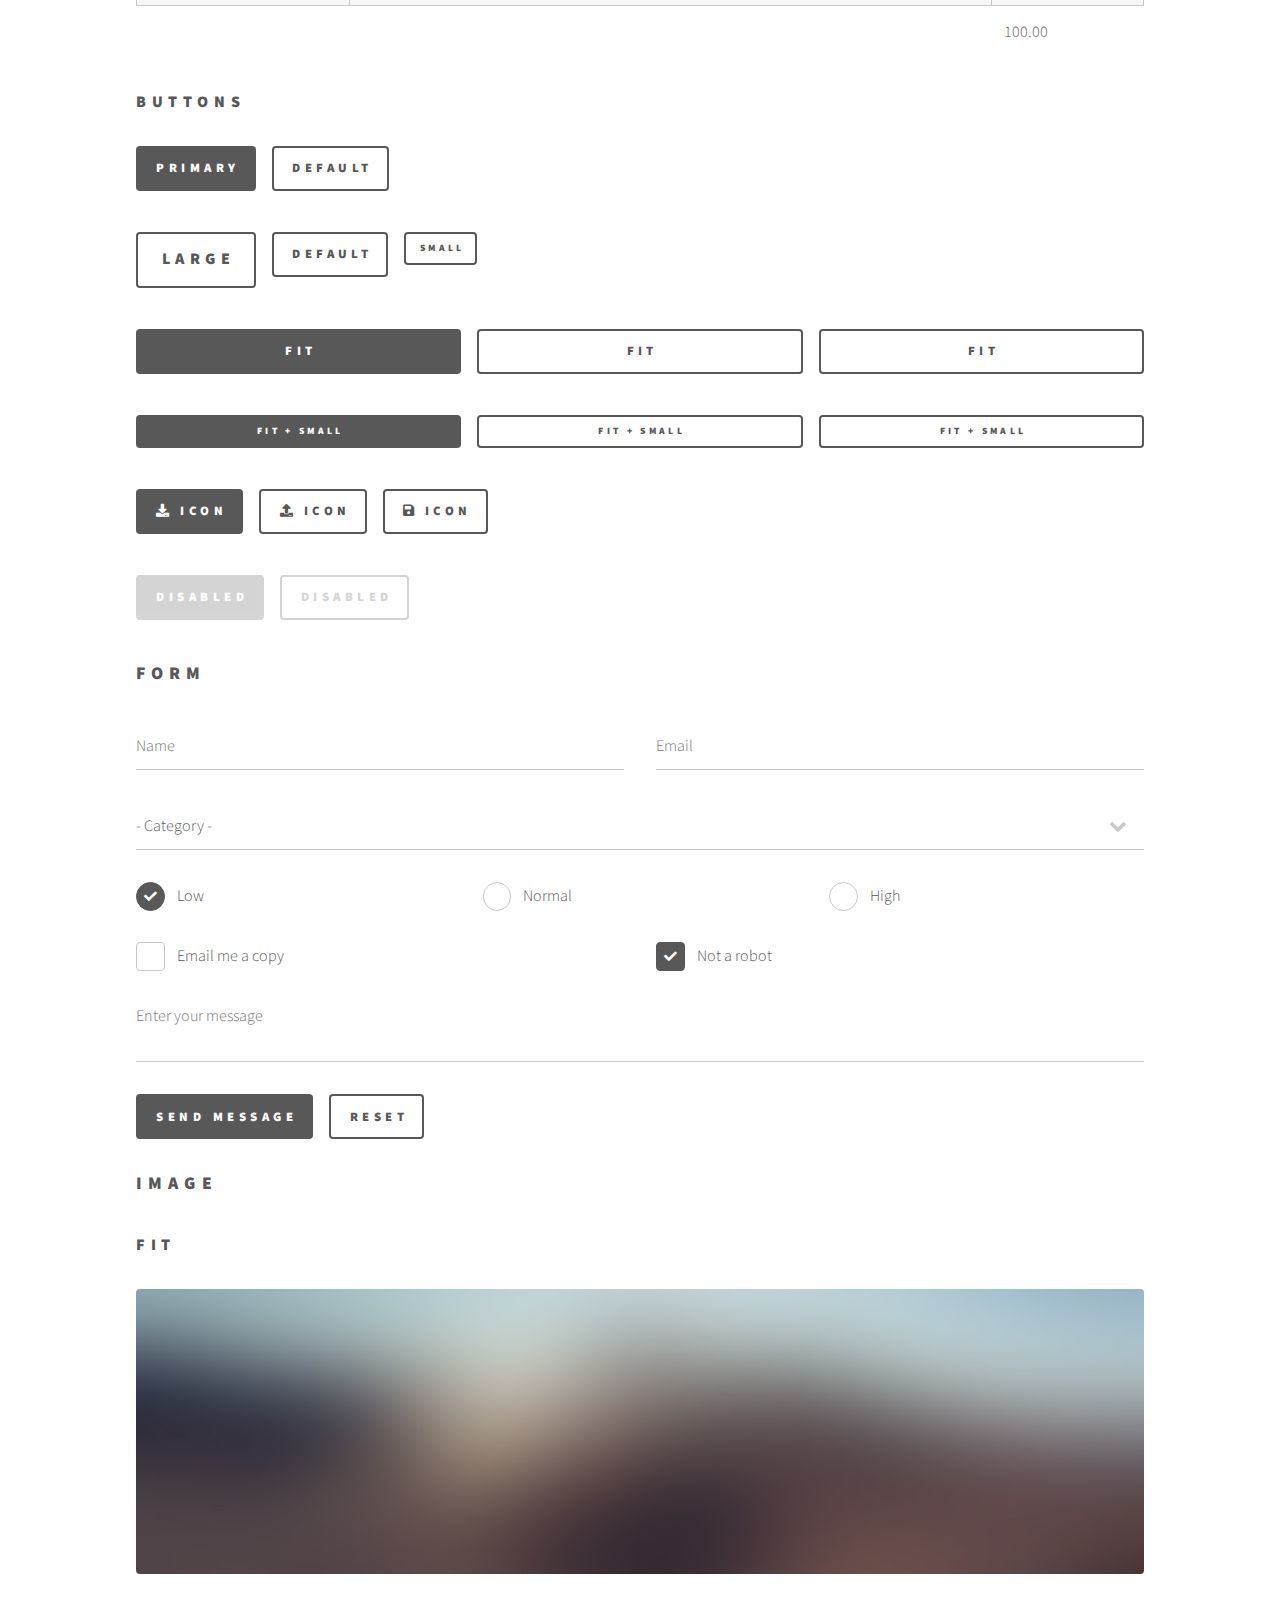
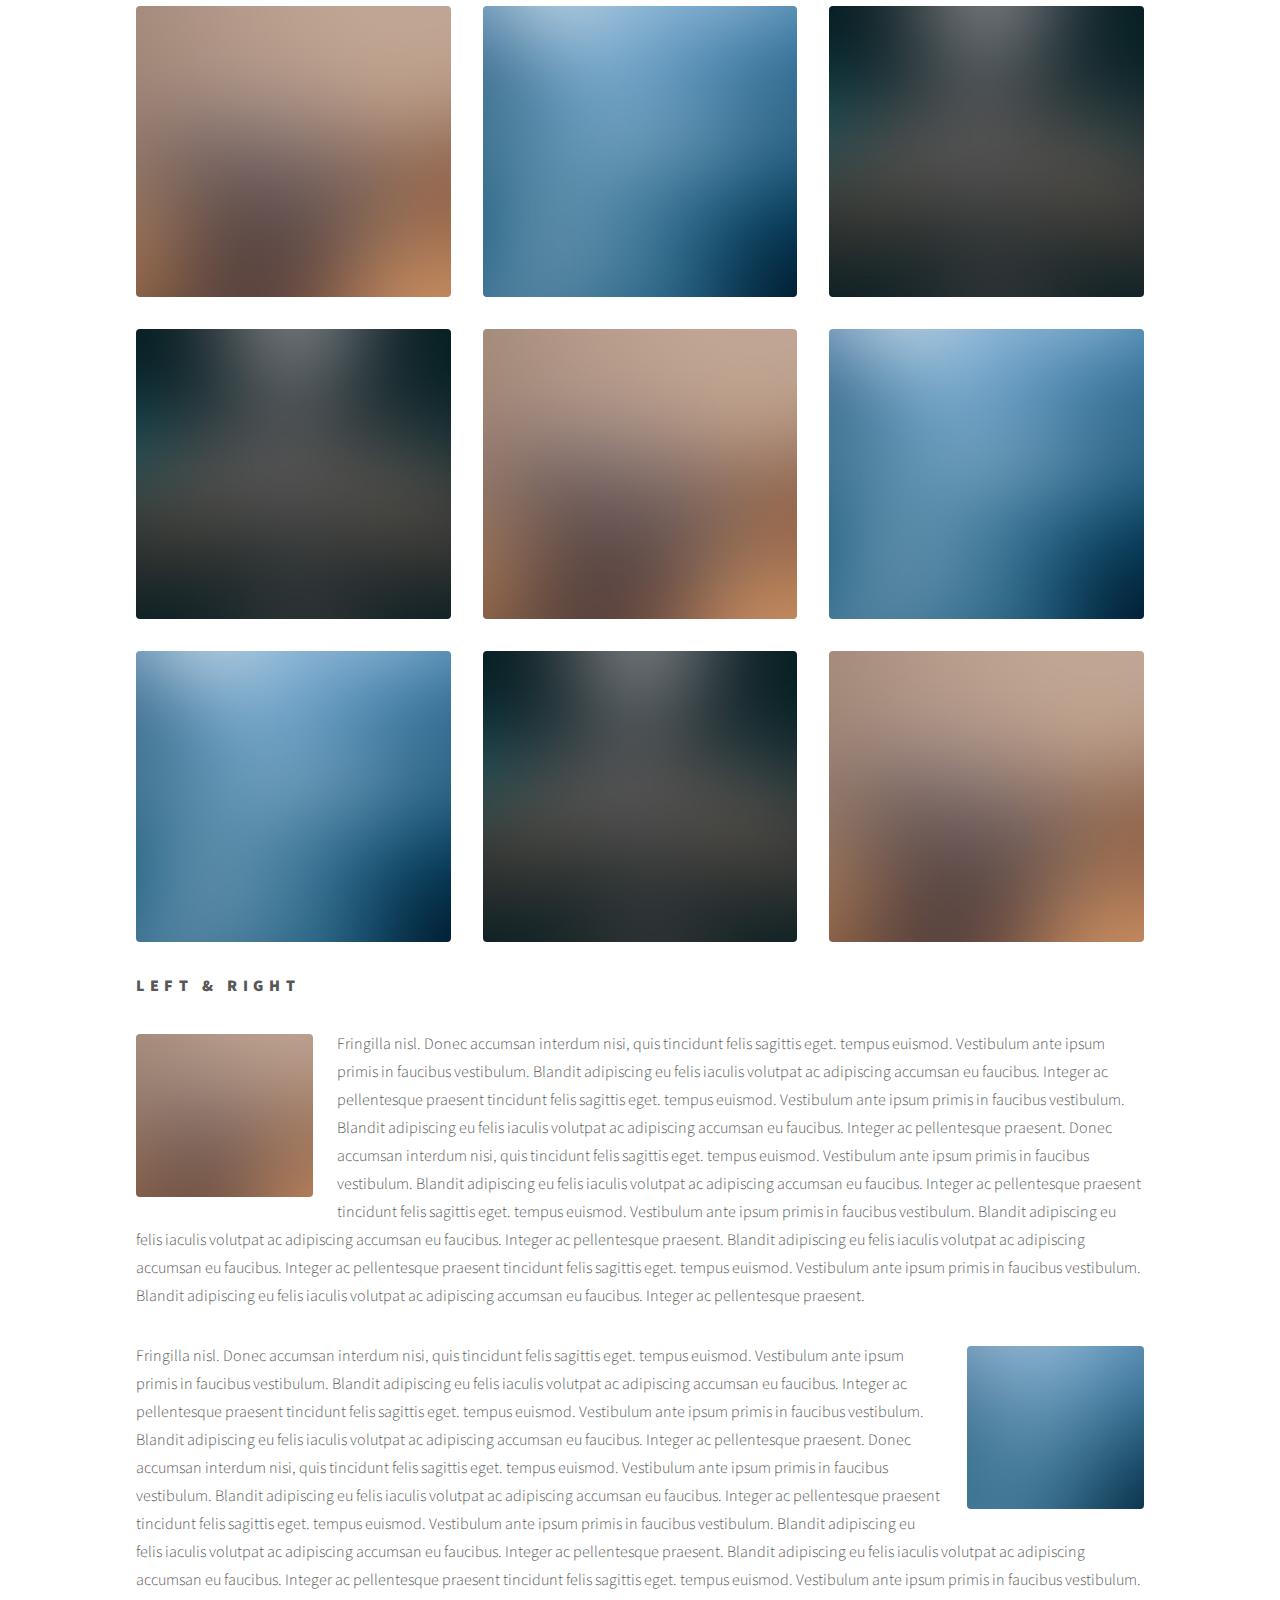
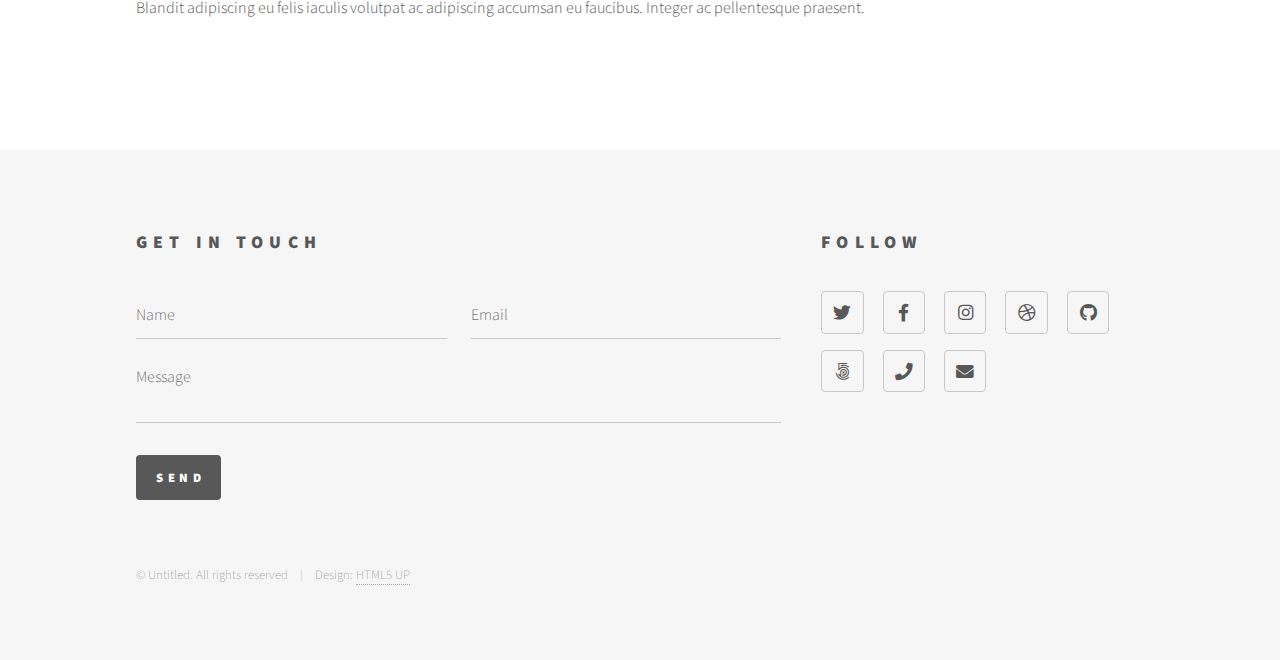
<file: elements.html>
<!DOCTYPE HTML>
<!--
	Phantom by HTML5 UP
	html5up.net | @ajlkn
	Free for personal and commercial use under the CCA 3.0 license (html5up.net/license)
-->
<html>
	<head>
		<title>Elements - Phantom by HTML5 UP</title>
		<meta charset="utf-8" />
		<meta name="viewport" content="width=device-width, initial-scale=1, user-scalable=no" />
		<link rel="stylesheet" href="assets/css/main.css" />
		<noscript><link rel="stylesheet" href="assets/css/noscript.css" /></noscript>
	</head>
	<body class="is-preload">
		<!-- Wrapper -->
			<div id="wrapper">

				<!-- Header -->
					<header id="header">
						<div class="inner">

							<!-- Logo -->
								<a href="index.html" class="logo">
									<span class="symbol"><img src="images/logo.svg" alt="" /></span><span class="title">Phantom</span>
								</a>

							<!-- Nav -->
								<nav>
									<ul>
										<li><a href="#menu">Menu</a></li>
									</ul>
								</nav>

						</div>
					</header>

				<!-- Menu -->
					<nav id="menu">
						<h2>Menu</h2>
						<ul>
							<li><a href="index.html">Home</a></li>
							<li><a href="generic.html">Ipsum veroeros</a></li>
							<li><a href="generic.html">Tempus etiam</a></li>
							<li><a href="generic.html">Consequat dolor</a></li>
							<li><a href="elements.html">Elements</a></li>
						</ul>
					</nav>

				<!-- Main -->
					<div id="main">
						<div class="inner">
							<h1>Elements</h1>

							<!-- Text -->
								<section>
									<h2>Text</h2>
									<p>This is <b>bold</b> and this is <strong>strong</strong>. This is <i>italic</i> and this is <em>emphasized</em>.
									This is <sup>superscript</sup> text and this is <sub>subscript</sub> text.
									This is <u>underlined</u> and this is code: <code>for (;;) { ... }</code>. Finally, <a href="#">this is a link</a>.</p>
									<hr />
									<p>Nunc lacinia ante nunc ac lobortis. Interdum adipiscing gravida odio porttitor sem non mi integer non faucibus ornare mi ut ante amet placerat aliquet. Volutpat eu sed ante lacinia sapien lorem accumsan varius montes viverra nibh in adipiscing blandit tempus accumsan.</p>
									<hr />
									<h2>Heading Level 2</h2>
									<h3>Heading Level 3</h3>
									<h4>Heading Level 4</h4>
									<hr />
									<h3>Blockquote</h3>
									<blockquote>Fringilla nisl. Donec accumsan interdum nisi, quis tincidunt felis sagittis eget tempus euismod. Vestibulum ante ipsum primis in faucibus vestibulum. Blandit adipiscing eu felis iaculis volutpat ac adipiscing accumsan faucibus. Vestibulum ante ipsum primis in faucibus lorem ipsum dolor sit amet nullam adipiscing eu felis.</blockquote>
									<h3>Preformatted</h3>
									<pre><code>i = 0;

while (!deck.isInOrder()) {
    print 'Iteration ' + i;
    deck.shuffle();
    i++;
}

print 'It took ' + i + ' iterations to sort the deck.';</code></pre>
								</section>

							<!-- Lists -->
								<section>
									<h2>Lists</h2>
									<div class="row">
										<div class="col-6 col-12-medium">
											<h3>Unordered</h3>
											<ul>
												<li>Dolor pulvinar etiam.</li>
												<li>Sagittis adipiscing.</li>
												<li>Felis enim feugiat.</li>
											</ul>
											<h3>Alternate</h3>
											<ul class="alt">
												<li>Dolor pulvinar etiam.</li>
												<li>Sagittis adipiscing.</li>
												<li>Felis enim feugiat.</li>
											</ul>
										</div>
										<div class="col-6 col-12-medium">
											<h3>Ordered</h3>
											<ol>
												<li>Dolor pulvinar etiam.</li>
												<li>Etiam vel felis viverra.</li>
												<li>Felis enim feugiat.</li>
												<li>Dolor pulvinar etiam.</li>
												<li>Etiam vel felis lorem.</li>
												<li>Felis enim et feugiat.</li>
											</ol>
											<h3>Icons</h3>
											<ul class="icons">
												<li><a href="#" class="icon brands style1 fa-twitter"><span class="label">Twitter</span></a></li>
												<li><a href="#" class="icon brands style1 fa-facebook-f"><span class="label">Facebook</span></a></li>
												<li><a href="#" class="icon brands style1 fa-instagram"><span class="label">Instagram</span></a></li>
												<li><a href="#" class="icon brands style1 fa-github"><span class="label">Github</span></a></li>
											</ul>
											<ul class="icons">
												<li><a href="#" class="icon brands style2 fa-twitter"><span class="label">Twitter</span></a></li>
												<li><a href="#" class="icon brands style2 fa-facebook-f"><span class="label">Facebook</span></a></li>
												<li><a href="#" class="icon brands style2 fa-instagram"><span class="label">Instagram</span></a></li>
												<li><a href="#" class="icon brands style2 fa-github"><span class="label">Github</span></a></li>
											</ul>
										</div>
									</div>
									<h2>Actions</h2>
									<div class="row">
										<div class="col-6 col-12-medium">
											<ul class="actions">
												<li><a href="#" class="button primary">Default</a></li>
												<li><a href="#" class="button">Default</a></li>
											</ul>
											<ul class="actions small">
												<li><a href="#" class="button primary small">Small</a></li>
												<li><a href="#" class="button small">Small</a></li>
											</ul>
											<ul class="actions stacked">
												<li><a href="#" class="button primary">Default</a></li>
												<li><a href="#" class="button">Default</a></li>
											</ul>
											<ul class="actions stacked">
												<li><a href="#" class="button primary small">Small</a></li>
												<li><a href="#" class="button small">Small</a></li>
											</ul>
										</div>
										<div class="col-6 col-12-medium">
											<ul class="actions stacked">
												<li><a href="#" class="button primary fit">Default</a></li>
												<li><a href="#" class="button fit">Default</a></li>
											</ul>
											<ul class="actions stacked">
												<li><a href="#" class="button primary small fit">Small</a></li>
												<li><a href="#" class="button small fit">Small</a></li>
											</ul>
										</div>
									</div>
								</section>

							<!-- Table -->
								<section>
									<h2>Table</h2>
									<h3>Default</h3>
									<div class="table-wrapper">
										<table>
											<thead>
												<tr>
													<th>Name</th>
													<th>Description</th>
													<th>Price</th>
												</tr>
											</thead>
											<tbody>
												<tr>
													<td>Item One</td>
													<td>Ante turpis integer aliquet porttitor.</td>
													<td>29.99</td>
												</tr>
												<tr>
													<td>Item Two</td>
													<td>Vis ac commodo adipiscing arcu aliquet.</td>
													<td>19.99</td>
												</tr>
												<tr>
													<td>Item Three</td>
													<td> Morbi faucibus arcu accumsan lorem.</td>
													<td>29.99</td>
												</tr>
												<tr>
													<td>Item Four</td>
													<td>Vitae integer tempus condimentum.</td>
													<td>19.99</td>
												</tr>
												<tr>
													<td>Item Five</td>
													<td>Ante turpis integer aliquet porttitor.</td>
													<td>29.99</td>
												</tr>
											</tbody>
											<tfoot>
												<tr>
													<td colspan="2"></td>
													<td>100.00</td>
												</tr>
											</tfoot>
										</table>
									</div>

									<h3>Alternate</h3>
									<div class="table-wrapper">
										<table class="alt">
											<thead>
												<tr>
													<th>Name</th>
													<th>Description</th>
													<th>Price</th>
												</tr>
											</thead>
											<tbody>
												<tr>
													<td>Item One</td>
													<td>Ante turpis integer aliquet porttitor.</td>
													<td>29.99</td>
												</tr>
												<tr>
													<td>Item Two</td>
													<td>Vis ac commodo adipiscing arcu aliquet.</td>
													<td>19.99</td>
												</tr>
												<tr>
													<td>Item Three</td>
													<td> Morbi faucibus arcu accumsan lorem.</td>
													<td>29.99</td>
												</tr>
												<tr>
													<td>Item Four</td>
													<td>Vitae integer tempus condimentum.</td>
													<td>19.99</td>
												</tr>
												<tr>
													<td>Item Five</td>
													<td>Ante turpis integer aliquet porttitor.</td>
													<td>29.99</td>
												</tr>
											</tbody>
											<tfoot>
												<tr>
													<td colspan="2"></td>
													<td>100.00</td>
												</tr>
											</tfoot>
										</table>
									</div>
								</section>

							<!-- Buttons -->
								<section>
									<h3>Buttons</h3>
									<ul class="actions">
										<li><a href="#" class="button primary">Primary</a></li>
										<li><a href="#" class="button">Default</a></li>
									</ul>
									<ul class="actions">
										<li><a href="#" class="button large">Large</a></li>
										<li><a href="#" class="button">Default</a></li>
										<li><a href="#" class="button small">Small</a></li>
									</ul>
									<ul class="actions fit">
										<li><a href="#" class="button primary fit">Fit</a></li>
										<li><a href="#" class="button fit">Fit</a></li>
										<li><a href="#" class="button fit">Fit</a></li>
									</ul>
									<ul class="actions fit small">
										<li><a href="#" class="button primary fit small">Fit + Small</a></li>
										<li><a href="#" class="button fit small">Fit + Small</a></li>
										<li><a href="#" class="button fit small">Fit + Small</a></li>
									</ul>
									<ul class="actions">
										<li><a href="#" class="button primary icon solid fa-download">Icon</a></li>
										<li><a href="#" class="button icon solid fa-upload">Icon</a></li>
										<li><a href="#" class="button icon solid fa-save">Icon</a></li>
									</ul>
									<ul class="actions">
										<li><span class="button primary disabled">Disabled</span></li>
										<li><span class="button disabled">Disabled</span></li>
									</ul>
								</section>

							<!-- Form -->
								<section>
									<h2>Form</h2>
									<form method="post" action="#">
										<div class="row gtr-uniform">
											<div class="col-6 col-12-xsmall">
												<input type="text" name="demo-name" id="demo-name" value="" placeholder="Name" />
											</div>
											<div class="col-6 col-12-xsmall">
												<input type="email" name="demo-email" id="demo-email" value="" placeholder="Email" />
											</div>
											<div class="col-12">
												<select name="demo-category" id="demo-category">
													<option value="">- Category -</option>
													<option value="1">Manufacturing</option>
													<option value="1">Shipping</option>
													<option value="1">Administration</option>
													<option value="1">Human Resources</option>
												</select>
											</div>
											<div class="col-4 col-12-small">
												<input type="radio" id="demo-priority-low" name="demo-priority" checked>
												<label for="demo-priority-low">Low</label>
											</div>
											<div class="col-4 col-12-small">
												<input type="radio" id="demo-priority-normal" name="demo-priority">
												<label for="demo-priority-normal">Normal</label>
											</div>
											<div class="col-4 col-12-small">
												<input type="radio" id="demo-priority-high" name="demo-priority">
												<label for="demo-priority-high">High</label>
											</div>
											<div class="col-6 col-12-small">
												<input type="checkbox" id="demo-copy" name="demo-copy">
												<label for="demo-copy">Email me a copy</label>
											</div>
											<div class="col-6 col-12-small">
												<input type="checkbox" id="demo-human" name="demo-human" checked>
												<label for="demo-human">Not a robot</label>
											</div>
											<div class="col-12">
												<textarea name="demo-message" id="demo-message" placeholder="Enter your message" rows="6"></textarea>
											</div>
											<div class="col-12">
												<ul class="actions">
													<li><input type="submit" value="Send Message" class="primary" /></li>
													<li><input type="reset" value="Reset" /></li>
												</ul>
											</div>
										</div>
									</form>
								</section>

							<!-- Image -->
								<section>
									<h2>Image</h2>
									<h3>Fit</h3>
									<div class="box alt">
										<div class="row gtr-uniform">
											<div class="col-12"><span class="image fit"><img src="images/pic13.jpg" alt="" /></span></div>
											<div class="col-4"><span class="image fit"><img src="images/pic01.jpg" alt="" /></span></div>
											<div class="col-4"><span class="image fit"><img src="images/pic02.jpg" alt="" /></span></div>
											<div class="col-4"><span class="image fit"><img src="images/pic03.jpg" alt="" /></span></div>
											<div class="col-4"><span class="image fit"><img src="images/pic03.jpg" alt="" /></span></div>
											<div class="col-4"><span class="image fit"><img src="images/pic01.jpg" alt="" /></span></div>
											<div class="col-4"><span class="image fit"><img src="images/pic02.jpg" alt="" /></span></div>
											<div class="col-4"><span class="image fit"><img src="images/pic02.jpg" alt="" /></span></div>
											<div class="col-4"><span class="image fit"><img src="images/pic03.jpg" alt="" /></span></div>
											<div class="col-4"><span class="image fit"><img src="images/pic01.jpg" alt="" /></span></div>
										</div>
									</div>
									<h3>Left &amp; Right</h3>
									<p><span class="image left"><img src="images/pic14.jpg" alt="" /></span>Fringilla nisl. Donec accumsan interdum nisi, quis tincidunt felis sagittis eget. tempus euismod. Vestibulum ante ipsum primis in faucibus vestibulum. Blandit adipiscing eu felis iaculis volutpat ac adipiscing accumsan eu faucibus. Integer ac pellentesque praesent tincidunt felis sagittis eget. tempus euismod. Vestibulum ante ipsum primis in faucibus vestibulum. Blandit adipiscing eu felis iaculis volutpat ac adipiscing accumsan eu faucibus. Integer ac pellentesque praesent. Donec accumsan interdum nisi, quis tincidunt felis sagittis eget. tempus euismod. Vestibulum ante ipsum primis in faucibus vestibulum. Blandit adipiscing eu felis iaculis volutpat ac adipiscing accumsan eu faucibus. Integer ac pellentesque praesent tincidunt felis sagittis eget. tempus euismod. Vestibulum ante ipsum primis in faucibus vestibulum. Blandit adipiscing eu felis iaculis volutpat ac adipiscing accumsan eu faucibus. Integer ac pellentesque praesent. Blandit adipiscing eu felis iaculis volutpat ac adipiscing accumsan eu faucibus. Integer ac pellentesque praesent tincidunt felis sagittis eget. tempus euismod. Vestibulum ante ipsum primis in faucibus vestibulum. Blandit adipiscing eu felis iaculis volutpat ac adipiscing accumsan eu faucibus. Integer ac pellentesque praesent.</p>
									<p><span class="image right"><img src="images/pic15.jpg" alt="" /></span>Fringilla nisl. Donec accumsan interdum nisi, quis tincidunt felis sagittis eget. tempus euismod. Vestibulum ante ipsum primis in faucibus vestibulum. Blandit adipiscing eu felis iaculis volutpat ac adipiscing accumsan eu faucibus. Integer ac pellentesque praesent tincidunt felis sagittis eget. tempus euismod. Vestibulum ante ipsum primis in faucibus vestibulum. Blandit adipiscing eu felis iaculis volutpat ac adipiscing accumsan eu faucibus. Integer ac pellentesque praesent. Donec accumsan interdum nisi, quis tincidunt felis sagittis eget. tempus euismod. Vestibulum ante ipsum primis in faucibus vestibulum. Blandit adipiscing eu felis iaculis volutpat ac adipiscing accumsan eu faucibus. Integer ac pellentesque praesent tincidunt felis sagittis eget. tempus euismod. Vestibulum ante ipsum primis in faucibus vestibulum. Blandit adipiscing eu felis iaculis volutpat ac adipiscing accumsan eu faucibus. Integer ac pellentesque praesent. Blandit adipiscing eu felis iaculis volutpat ac adipiscing accumsan eu faucibus. Integer ac pellentesque praesent tincidunt felis sagittis eget. tempus euismod. Vestibulum ante ipsum primis in faucibus vestibulum. Blandit adipiscing eu felis iaculis volutpat ac adipiscing accumsan eu faucibus. Integer ac pellentesque praesent.</p>
								</section>

						</div>
					</div>

				<!-- Footer -->
					<footer id="footer">
						<div class="inner">
							<section>
								<h2>Get in touch</h2>
								<form method="post" action="#">
									<div class="fields">
										<div class="field half">
											<input type="text" name="name" id="name" placeholder="Name" />
										</div>
										<div class="field half">
											<input type="email" name="email" id="email" placeholder="Email" />
										</div>
										<div class="field">
											<textarea name="message" id="message" placeholder="Message"></textarea>
										</div>
									</div>
									<ul class="actions">
										<li><input type="submit" value="Send" class="primary" /></li>
									</ul>
								</form>
							</section>
							<section>
								<h2>Follow</h2>
								<ul class="icons">
									<li><a href="#" class="icon brands style2 fa-twitter"><span class="label">Twitter</span></a></li>
									<li><a href="#" class="icon brands style2 fa-facebook-f"><span class="label">Facebook</span></a></li>
									<li><a href="#" class="icon brands style2 fa-instagram"><span class="label">Instagram</span></a></li>
									<li><a href="#" class="icon brands style2 fa-dribbble"><span class="label">Dribbble</span></a></li>
									<li><a href="#" class="icon brands style2 fa-github"><span class="label">GitHub</span></a></li>
									<li><a href="#" class="icon brands style2 fa-500px"><span class="label">500px</span></a></li>
									<li><a href="#" class="icon solid style2 fa-phone"><span class="label">Phone</span></a></li>
									<li><a href="#" class="icon solid style2 fa-envelope"><span class="label">Email</span></a></li>
								</ul>
							</section>
							<ul class="copyright">
								<li>&copy; Untitled. All rights reserved</li><li>Design: <a href="http://html5up.net">HTML5 UP</a></li>
							</ul>
						</div>
					</footer>

			</div>

		<!-- Scripts -->
			<script src="assets/js/jquery.min.js"></script>
			<script src="assets/js/browser.min.js"></script>
			<script src="assets/js/breakpoints.min.js"></script>
			<script src="assets/js/util.js"></script>
			<script src="assets/js/main.js"></script>

	</body>
</html>
</file>
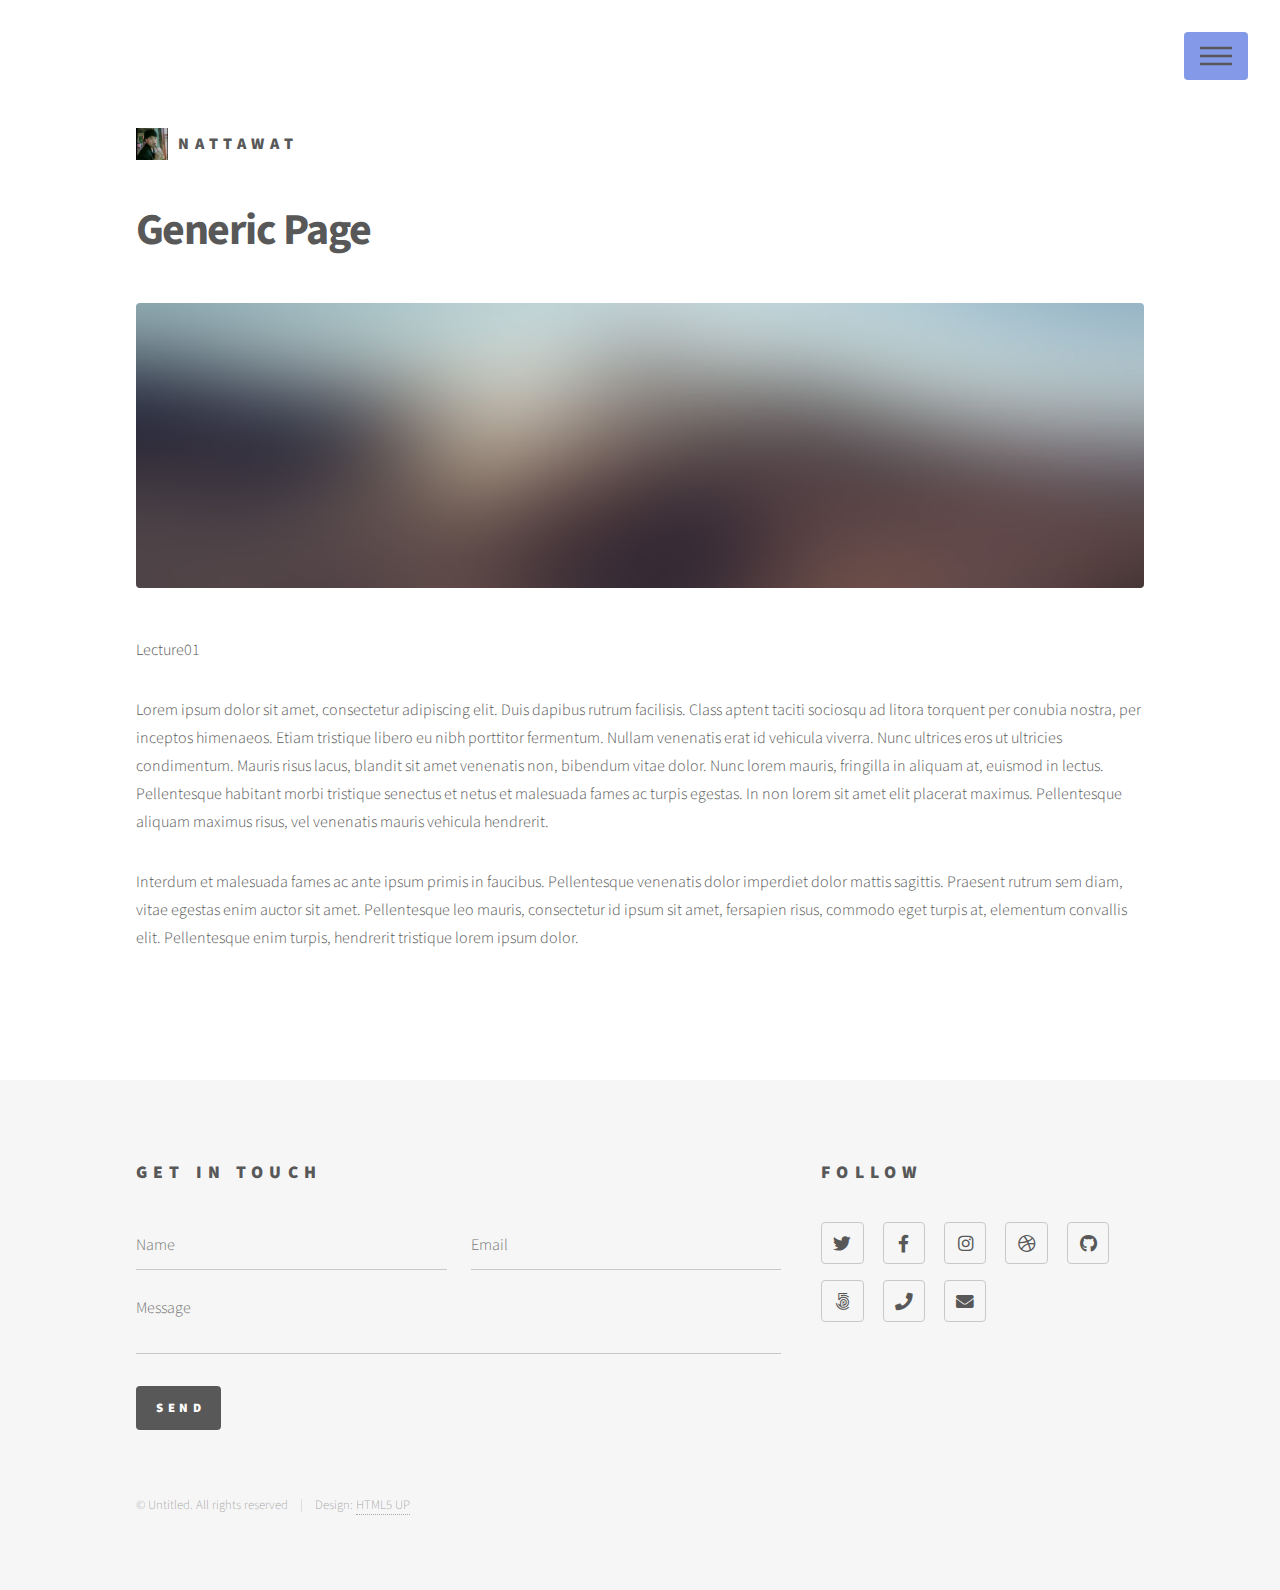
<file: generic.html>
<!DOCTYPE HTML>
<!--
	Phantom by HTML5 UP
	html5up.net | @ajlkn
	Free for personal and commercial use under the CCA 3.0 license (html5up.net/license)
-->
<html>
	<head>
		<title>Generic - Phantom by HTML5 UP</title>
		<meta charset="utf-8" />
		<meta name="viewport" content="width=device-width, initial-scale=1, user-scalable=no" />
		<link rel="stylesheet" href="assets/css/main.css" />
		<noscript><link rel="stylesheet" href="assets/css/noscript.css" /></noscript>
	</head>
	<body class="is-preload">
		<!-- Wrapper -->
			<div id="wrapper">

				<!-- Header -->
					<header id="header">
						<div class="inner">

							<!-- Logo -->
								<a href="index.html" class="logo">
									<span class="symbol"><img src="images/do.jpg" alt="" /></span><span class="title">NATTAWAT</span>
								</a>

							<!-- Nav -->
								<nav>
									<ul>
										<li><a href="#menu">Menu</a></li>
									</ul>
								</nav>

						</div>
					</header>

				<!-- Menu -->
					<nav id="menu">
						<h2>Menu</h2>
						<ul>
							<li><a href="index.html">Home</a></li>
							<li><a href="generic.html">Ipsum veroeros</a></li>
							<li><a href="generic.html">Tempus etiam</a></li>
							<li><a href="generic.html">Consequat dolor</a></li>
							<li><a href="elements.html">Elements</a></li>
						</ul>
					</nav>

				<!-- Main -->
					<div id="main">
						<div class="inner">
							<h1>Generic Page</h1>
							<span class="image main"><img src="images/pic13.jpg" alt="" /></span>
							<p>Lecture01</p>
							<p>Lorem ipsum dolor sit amet, consectetur adipiscing elit. Duis dapibus rutrum facilisis. Class aptent taciti sociosqu ad litora torquent per conubia nostra, per inceptos himenaeos. Etiam tristique libero eu nibh porttitor fermentum. Nullam venenatis erat id vehicula viverra. Nunc ultrices eros ut ultricies condimentum. Mauris risus lacus, blandit sit amet venenatis non, bibendum vitae dolor. Nunc lorem mauris, fringilla in aliquam at, euismod in lectus. Pellentesque habitant morbi tristique senectus et netus et malesuada fames ac turpis egestas. In non lorem sit amet elit placerat maximus. Pellentesque aliquam maximus risus, vel venenatis mauris vehicula hendrerit.</p>
							<p>Interdum et malesuada fames ac ante ipsum primis in faucibus. Pellentesque venenatis dolor imperdiet dolor mattis sagittis. Praesent rutrum sem diam, vitae egestas enim auctor sit amet. Pellentesque leo mauris, consectetur id ipsum sit amet, fersapien risus, commodo eget turpis at, elementum convallis elit. Pellentesque enim turpis, hendrerit tristique lorem ipsum dolor.</p>
						</div>
					</div>

				<!-- Footer -->
					<footer id="footer">
						<div class="inner">
							<section>
								<h2>Get in touch</h2>
								<form method="post" action="#">
									<div class="fields">
										<div class="field half">
											<input type="text" name="name" id="name" placeholder="Name" />
										</div>
										<div class="field half">
											<input type="email" name="email" id="email" placeholder="Email" />
										</div>
										<div class="field">
											<textarea name="message" id="message" placeholder="Message"></textarea>
										</div>
									</div>
									<ul class="actions">
										<li><input type="submit" value="Send" class="primary" /></li>
									</ul>
								</form>
							</section>
							<section>
								<h2>Follow</h2>
								<ul class="icons">
									<li><a href="#" class="icon brands style2 fa-twitter"><span class="label">Twitter</span></a></li>
									<li><a href="#" class="icon brands style2 fa-facebook-f"><span class="label">Facebook</span></a></li>
									<li><a href="#" class="icon brands style2 fa-instagram"><span class="label">Instagram</span></a></li>
									<li><a href="#" class="icon brands style2 fa-dribbble"><span class="label">Dribbble</span></a></li>
									<li><a href="#" class="icon brands style2 fa-github"><span class="label">GitHub</span></a></li>
									<li><a href="#" class="icon brands style2 fa-500px"><span class="label">500px</span></a></li>
									<li><a href="#" class="icon solid style2 fa-phone"><span class="label">Phone</span></a></li>
									<li><a href="#" class="icon solid style2 fa-envelope"><span class="label">Email</span></a></li>
								</ul>
							</section>
							<ul class="copyright">
								<li>&copy; Untitled. All rights reserved</li><li>Design: <a href="http://html5up.net">HTML5 UP</a></li>
							</ul>
						</div>
					</footer>

			</div>

		<!-- Scripts -->
			<script src="assets/js/jquery.min.js"></script>
			<script src="assets/js/browser.min.js"></script>
			<script src="assets/js/breakpoints.min.js"></script>
			<script src="assets/js/util.js"></script>
			<script src="assets/js/main.js"></script>

	</body>
</html>
</file>
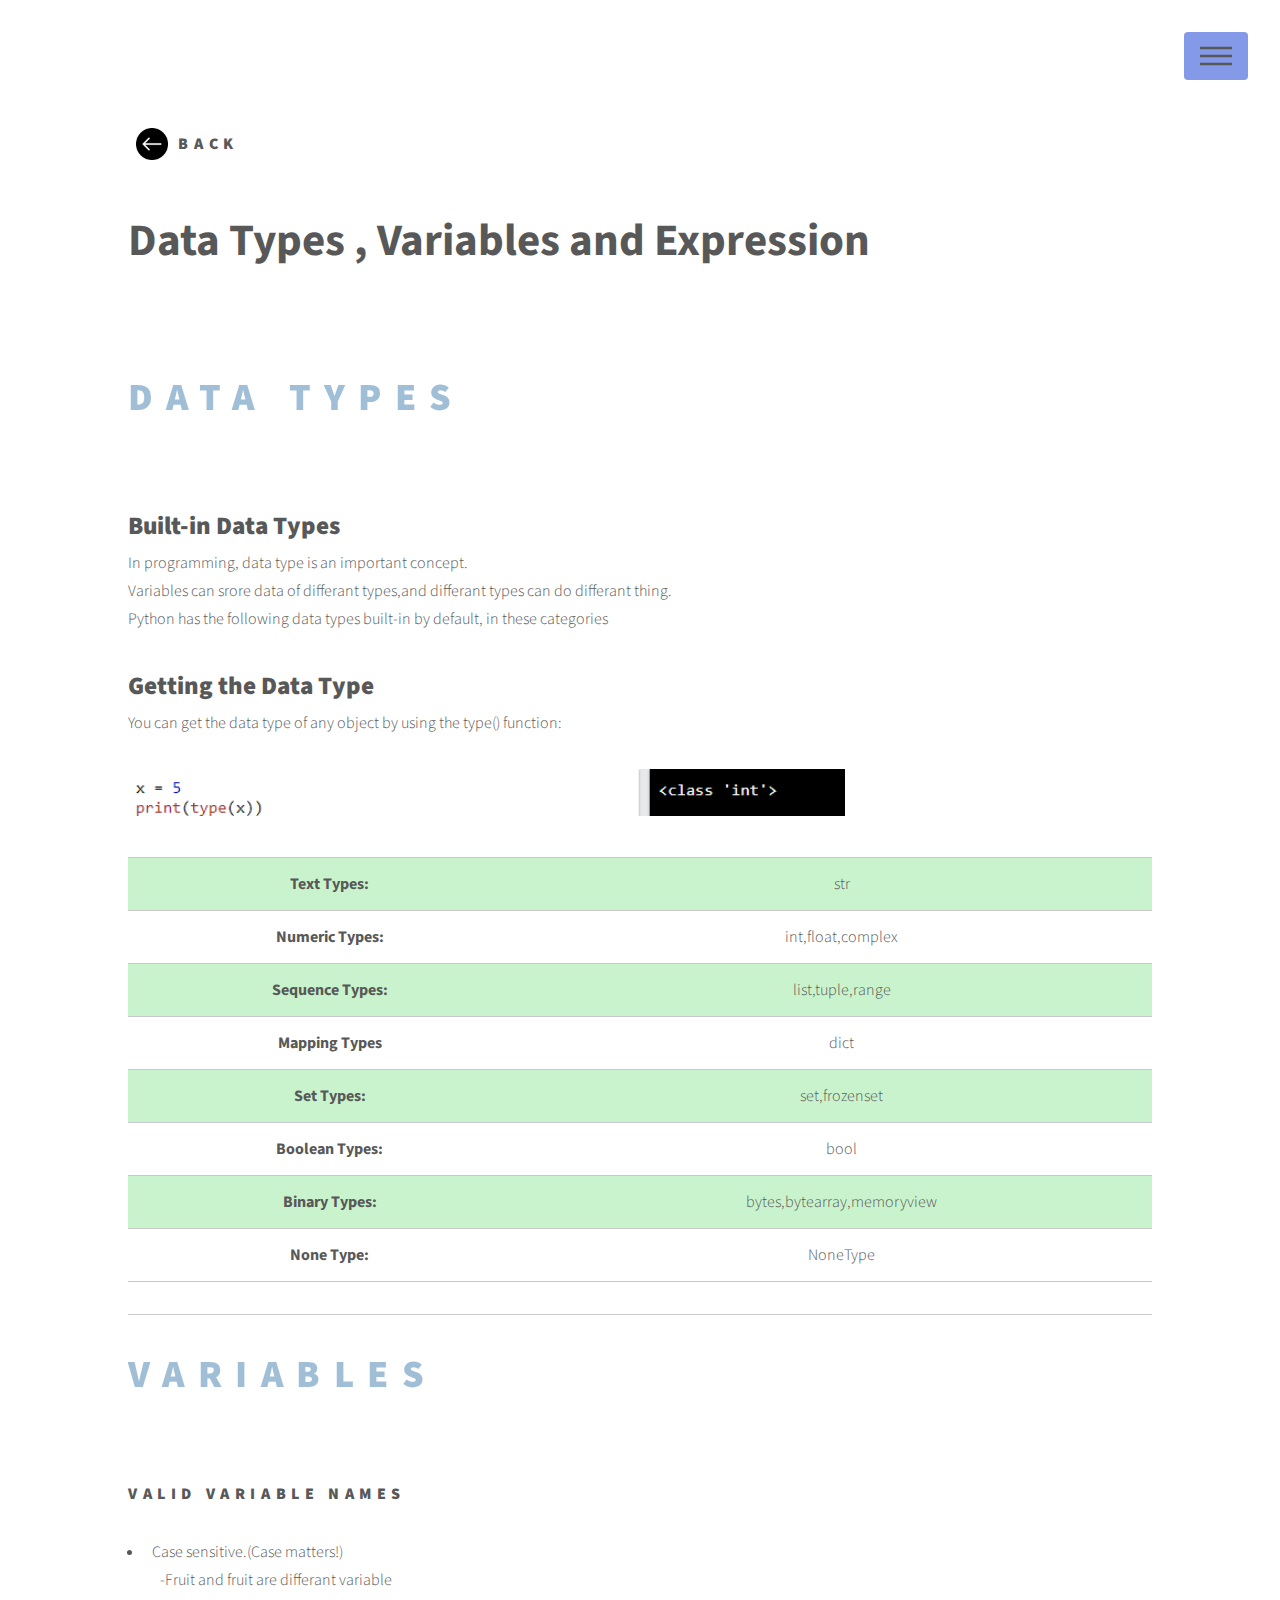
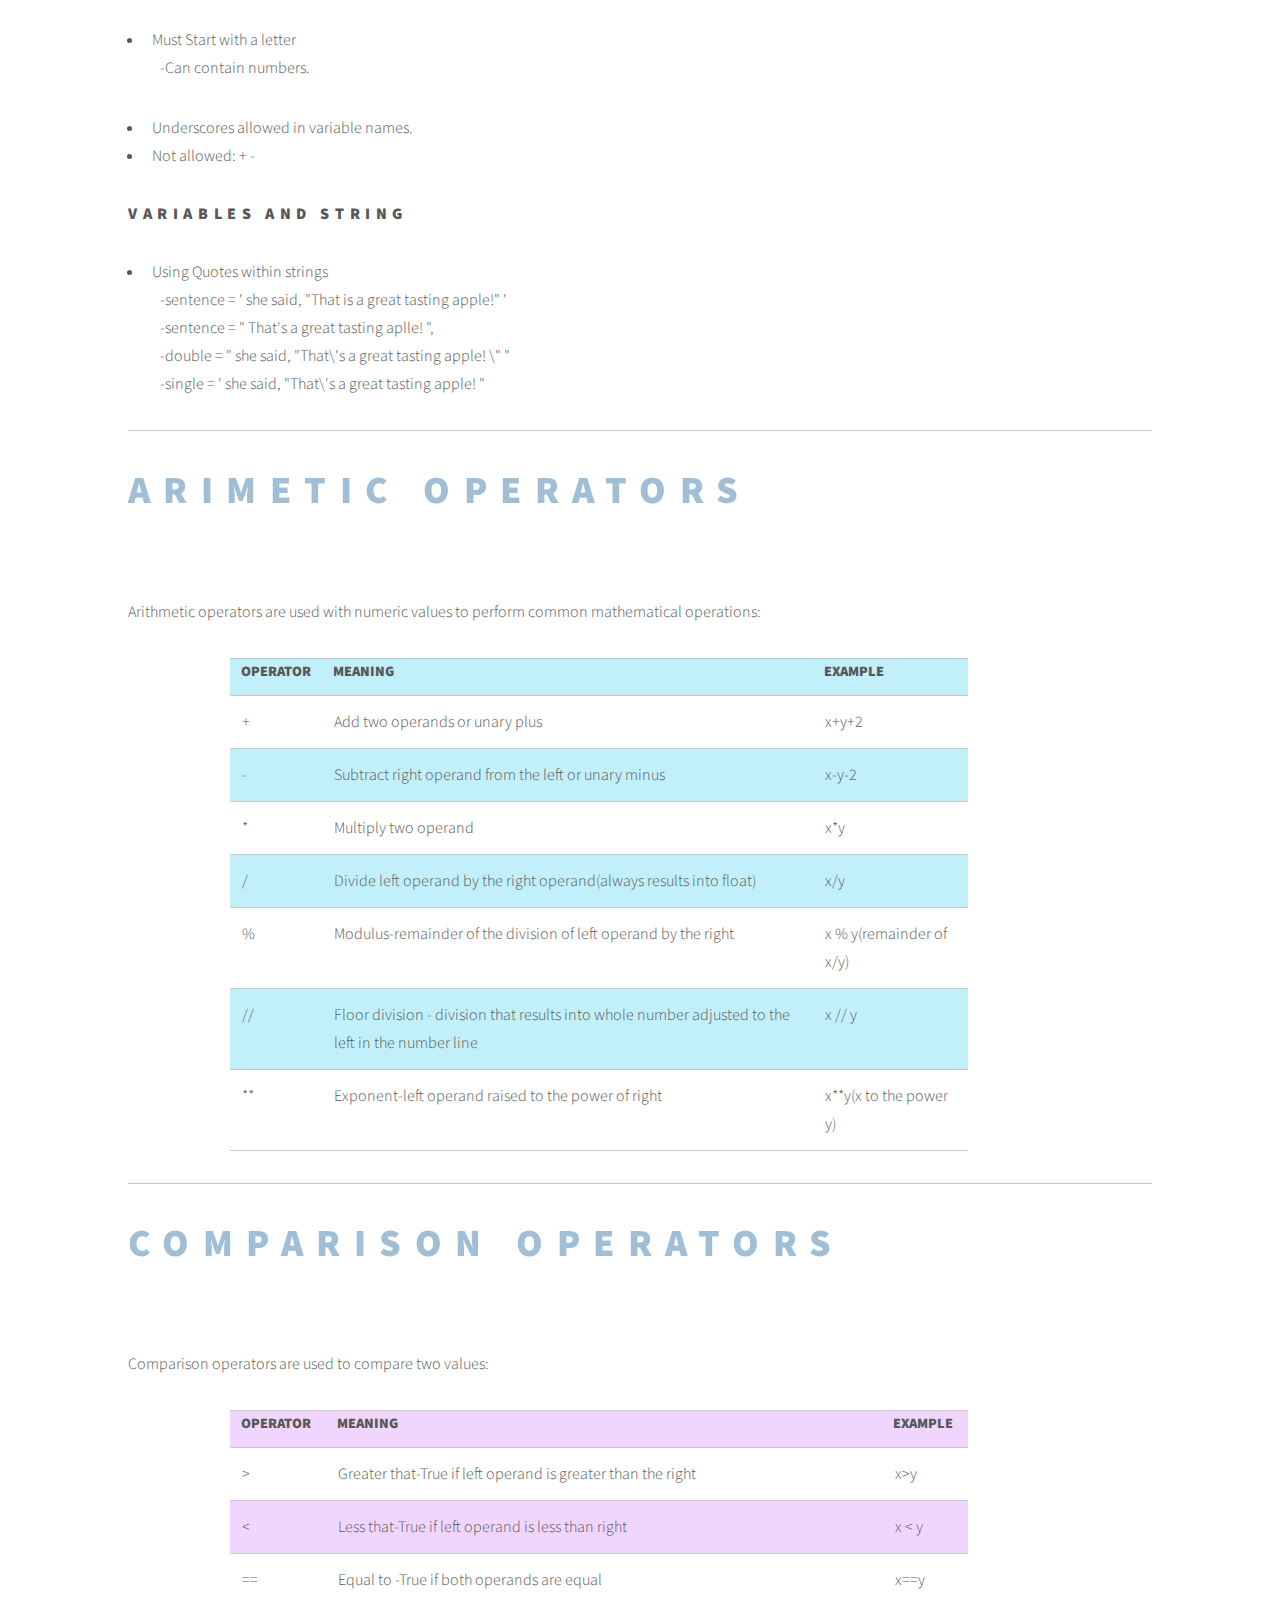
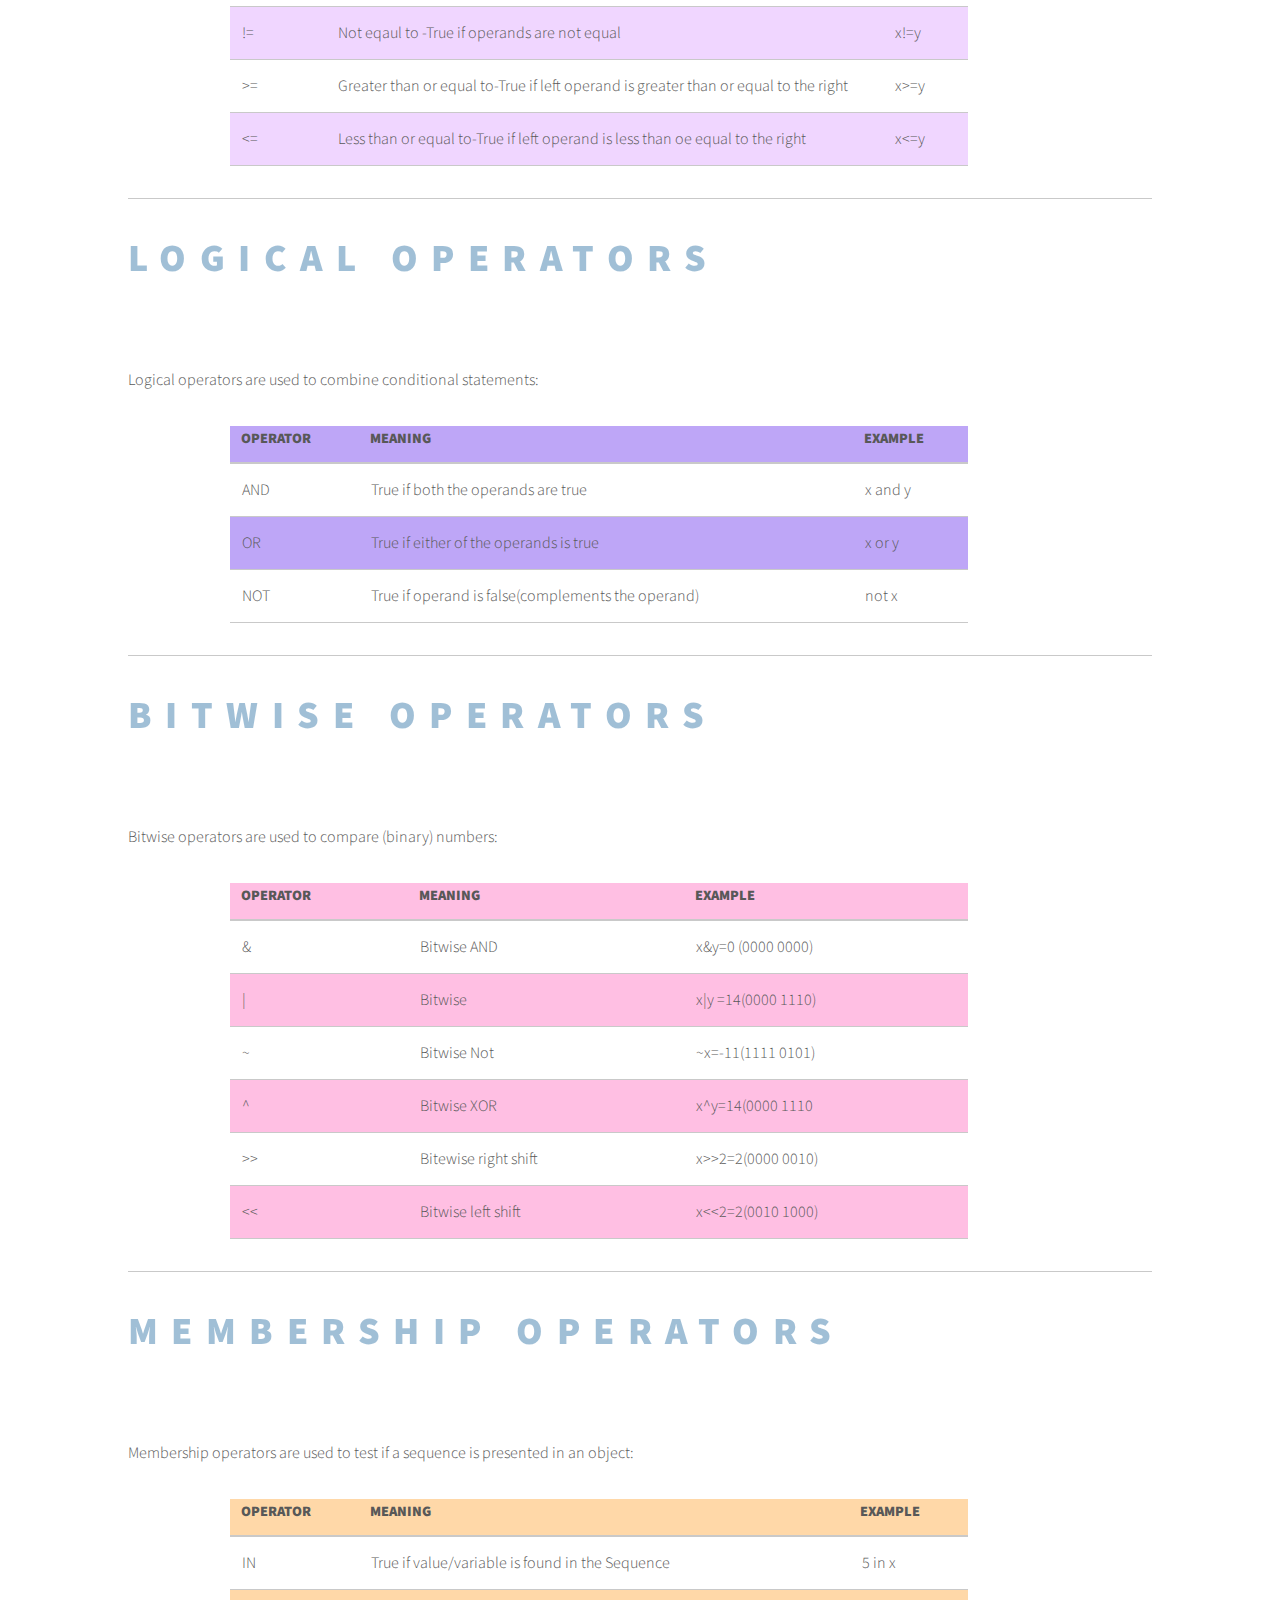
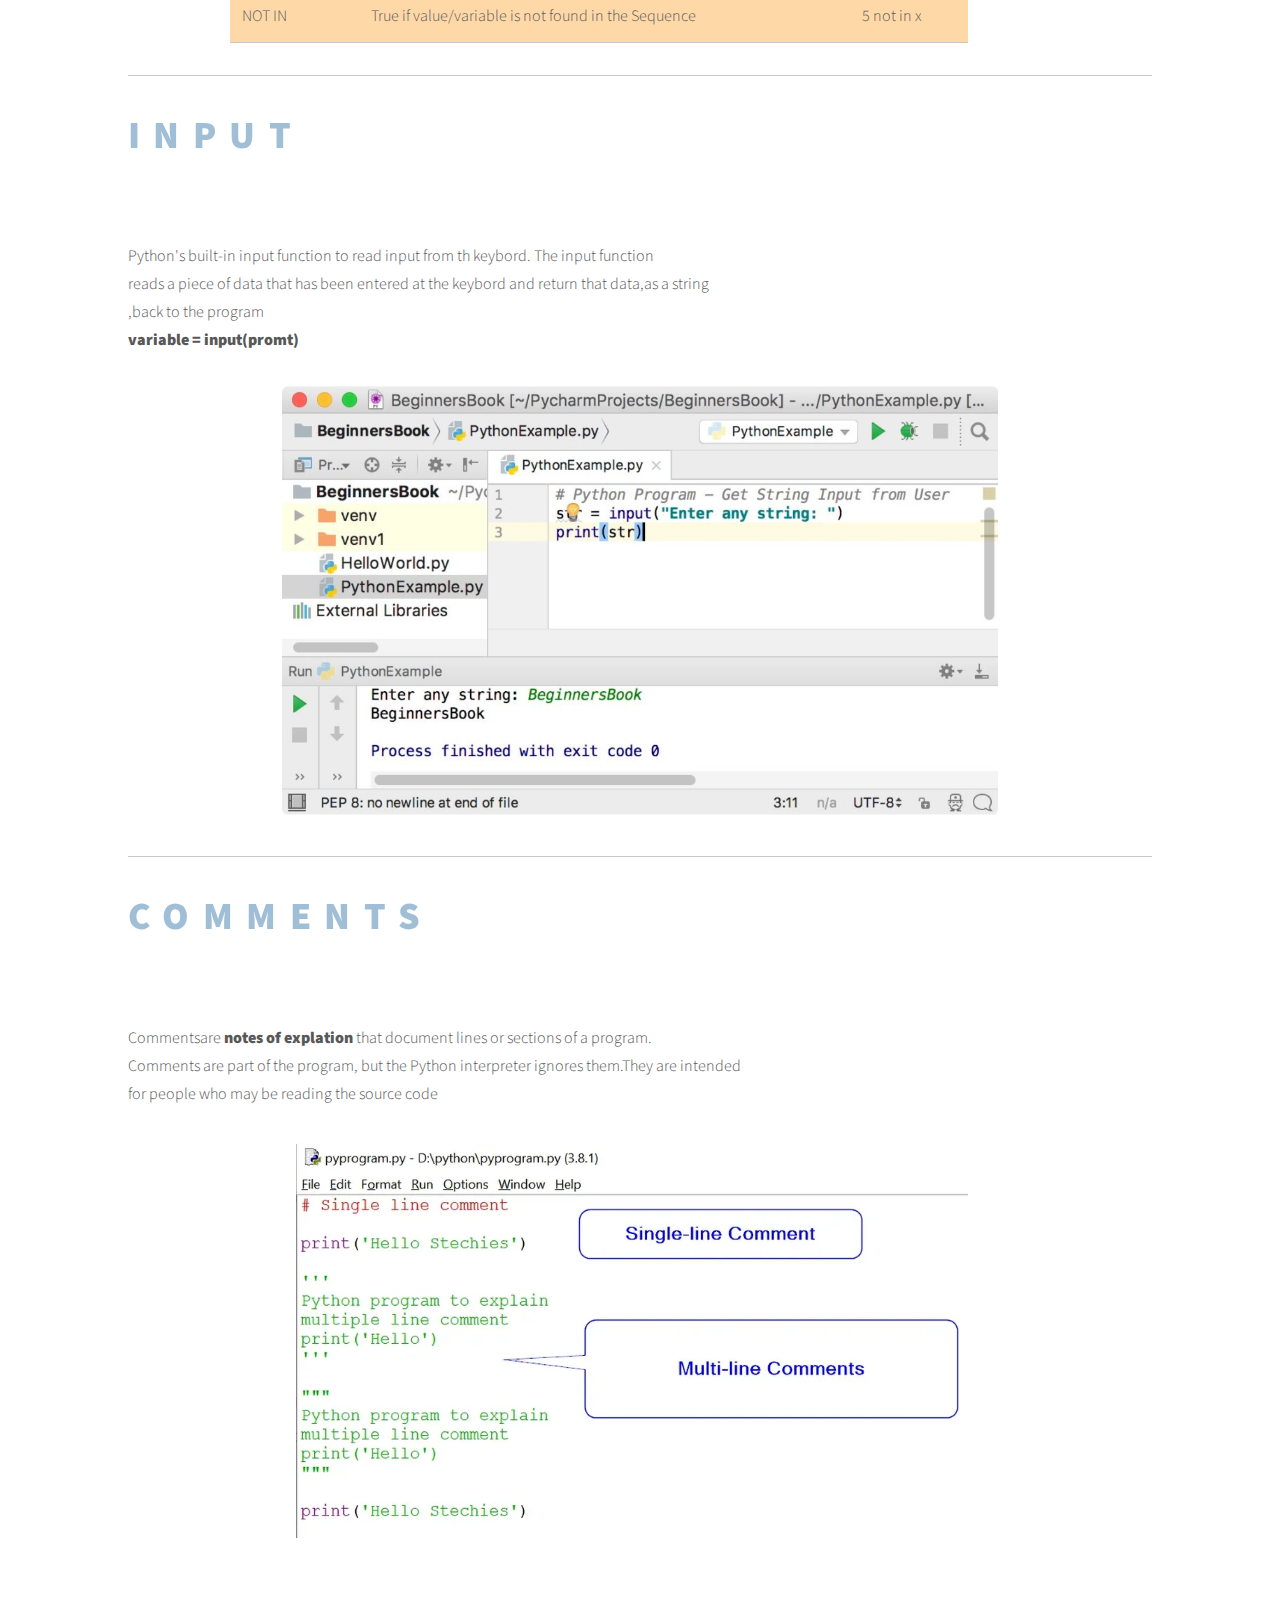
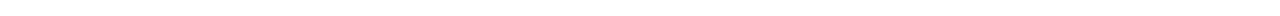
<file: L01.html>
<!DOCTYPE HTML>
<!--
	Phantom by HTML5 UP
	html5up.net | @ajlkn
	Free for personal and commercial use under the CCA 3.0 license (html5up.net/license)
-->
<html>
	<head>
		<title>LECTURE01</title>
		<meta charset="utf-8" />
		<meta name="viewport" content="width=device-width, initial-scale=1, user-scalable=no" />
		<link rel="stylesheet" href="assets/css/main.css" />
		<noscript><link rel="stylesheet" href="assets/css/noscript.css" /></noscript>
	</head>
	<body class="is-preload">
		<!-- Wrapper -->
			<div id="wrapper">

				<!-- Header -->
					<header id="header">
						<div class="inner">

							<!-- Logo -->
								<a href="index.html" class="logo">
									<span class="symbol"><img src="images/back.jpg" alt="" /></span><span class="title">BACK</span>
								</a>

							<!-- Nav -->
								<nav>
									<ul>
										<li><a href="#menu">Menu</a></li>
									</ul>
								</nav>

						</div>
					</header>

				<!-- Menu -->
					<nav id="menu">
						<h2>Menu</h2>
						<ul>
							<li><a href="index.html">Home</a></li>
							<li><a href="#Data Types">Data Types</a></li>
							<li><a href="#Variables">Variables</a></li>
							<li><a href="#Arimetic Operators">Arimetic Operators</a></li>
							<li><a href="#Logical Operators">Logical Operators</a></li>
							<li><a href="#Bitwise Operators">Bitwise Operators</a></li>
							<li><a href="#Membership Operators">Membership Operators</a></li>
							<li><a href="#Comments">Comments</a></li>
						</ul>
					</nav>

					
						<style type ="Text/css">
							.COLOR1{
								font-size:48px;
								font-weight:bold;
								background:#000000;
								background-size: 40%;
								-webkit-background-clip: text;
								-webkit-text-fill-color: transparent;
							
							}
							
						</style>
						<style type = 'text/css'>
							.SIze{
								font-size: 35px;
								font-weight: bolder;
								background: #a0bfd6 ;
								background-size:  20%;
								
								-webkit-background-clip: text;
								-webkit-text-fill-color: transparent;
							
							}
							.tr1{
								text-align: center;
							}
						
						</style>
						<style>
							.size1{
								font-size: 25px;
							}
						</style>
						<style>
							.size45{
								font-size: 45px;
								font-weight: bold;
							}
						</style>
						<style>
							.container{
								max-width: 80%;
								margin:0 auto;
							}
						</style>
						</div>
						<body>
							<div class="container">
							
								<p style="text-align: left" class="size45">Data Types , Variables and Expression</p>


							</div>
						</body>
						<body>
							<div class="container">
										<div class="SIze">
											<h2><a id="Data Types"></a>Data Types</h2>
										</div>
											<b class="size1">   Built-in Data Types </b>
											<p style="text-align: left;">
											In programming, data type is an important concept.<br />
											Variables can srore data of differant types,and differant types can do differant thing.<br />
											Python has the following data types built-in by default, in these categories
											</p>
											<b class='size1'>Getting the Data Type</b>
											<p style="text-align: left;">You can get the data type of any object by using the type() function:</p>
											<img src="images/datatype1.png" alt="" width="70%">
										
									</body>
									<p> </p>
									<p> </p>
									<body>
										
										
												<table style="width: 100%; " >
												<tbody class="tr1">
													
														<tr style="background:rgb(201, 243, 204) ;">
															<td style="font-weight:bold ; text-align: center; ">Text Types:</td>
															<td>str</td>
														</tr>
														<tr >
															<td style="font-weight:bold ;">Numeric Types:</td>
															<td>int,float,complex</td>
														</tr>
														<tr style="background:rgb(201, 243, 204) ;">
															<td style="font-weight:bold ;">Sequence Types:</td>
															<td>list,tuple,range</td>
														</tr>
														<tr>
															<td style="font-weight:bold ;">Mapping Types</td>
															<td>dict</td>
														</tr>
														<tr style="background:rgb(201, 243, 204) ;">
															<td style="font-weight:bold ;">Set Types:</td>
															<td>set,frozenset</td>
														</tr>
														<tr>
															<td style="font-weight:bold ;">Boolean Types:</td>
															<td>bool</td>
														</tr>
														<tr style="background:rgb(201, 243, 204) ;">
															<td style="font-weight:bold ;">Binary Types:</td>
															<td>bytes,bytearray,memoryview</td>
														</tr>
														<tr>
															<td style="font-weight:bold ;">None Type:</td>
															<td>NoneType</td>
														</tr>
													</div>

												</tbody>

											</table>
										
									<hr>
									</body>
									<body>
										<div class="SIze">
											<h2><a id="Variables"></a>Variables</h2>
										</div>
										<h3>Valid Variable Names</h3>
										<ul>
											<li>Case sensitive.(Case matters!)</li>
												<ul>-Fruit and fruit are differant variable</ul>
											<li>Must Start with a letter</li>
												<ul>-Can contain numbers.</ul>
											<li>Underscores allowed in variable names.</li>
											<li>Not allowed: + -</li>

										</ul>
									<body>
										<h3>Variables and String</h3>
										<ul>
											<li>Using Quotes within strings</li>
											<ul>
												-sentence = ' she said, "That is a great tasting apple!" '<br>
												-sentence = " That's a great tasting aplle! ",<br>
										    	-double   = " she said, "That\'s a great tasting apple! \" "<br>
										    	-single   = ' she said, "That\'s a great tasting apple! "
											</ul>
										</ul>
									</body>
									<hr>
									<body>
										<div class="SIze">
											<h2><a id="Arimetic Operators"></a>Arimetic Operators</h2>
										</div>
											<p>Arithmetic operators are used with numeric values to perform common mathematical operations:</p>
									</body>
									  <div class = "container">
										<table style="width: 90%;" align="center">
											<thred >
												<tr style="background-color: rgb(193, 239, 250);">
													<th >OPERATOR</th>
													<th >MEANING</th>
													<th >EXAMPLE</th>
												</tr>
											</thred>
											<tbody >
												<tr style="background-color:#ffffff;">
													<td>+</td><td>Add two operands or unary plus</td><td>x+y+2</td>
												</tr>
												<tr style="background-color: rgb(193, 239, 250);">
													<td>-</td><td>Subtract right operand from the left or unary minus</td><td>x-y-2</td>
												</tr>
												<tr style="background-color:#ffffff;">
													<td>*</td><td>Multiply two operand</td><td>x*y</td>
												</tr>
												<tr style="background-color: rgb(193, 239, 250);">
													<td>/</td><td>Divide left operand by the right operand(always results into float)</td><td>x/y</td>
												</tr>
												<tr style="background-color:#ffffff;">
													<td>%</td><td>Modulus-remainder of the division of left operand by the right</td><td>x % y(remainder of x/y)</td>
												</tr>
												<tr style="background-color: rgb(193, 239, 250);">
													<td>//</td><td>Floor division - division that results into whole number adjusted to the left in the number line</td><td>x // y</td>
												</tr>
												<tr style="background-color:#ffffff;">
													<td>**</td><td>Exponent-left operand raised to the power of right</td><td>x**y(x to the power y)</td>
												</tr>
											</tbody>
										</table>
									  </div>
									  <hr>
									  <body>
										<div class="SIze">
											<h2><a id="Comparison Operators"></a>Comparison Operators</h2>
										</div>
										<p>Comparison operators are used to compare two values:</p>
										<div class="container">
											<table style="width: 90%;" align="center">
											<thred>
												<tr style="background-color:#f0d6ff ;">
													<th>OPERATOR</th>
													<th>MEANING</th>
													<th>EXAMPLE</th>
												</tr>
											</thred>
											<tbody>
												<tr  style="background-color:#ffffff;">
													<td>></td><td>Greater that-True if left operand is greater than the right</td><td>x>y</td>
												</tr>
												<tr style="background-color:#f0d6ff ;">
													<td><</td><td>Less that-True if left operand is less than right</td><td> x < y</td>
												</tr>
												<tr style="background-color:#ffffff;">
													<td>==</td><td>Equal to -True if both operands are equal</td><td>x==y</td>
												</tr>
												<tr style="background-color:#f0d6ff ;">
													<td>!=</td><td>Not eqaul to -True if operands are not equal</td><td>x!=y</td>
												</tr>
												<tr style="background-color:#ffffff;">
													<td>>=</td><td>Greater than or equal to-True if left operand is greater than or equal to the right</td><td>x>=y</td>
												</tr>
												<tr style="background-color:#f0d6ff ;">
													<td><=</td><td>Less than or equal to-True if left operand is less than oe equal to the right</td><td>x<=y</td>
												</tr>
											</tbody>
											</table>

										</div>
									  </body>
									  <hr>
									  <body>
										<div class="SIze">
											<h2><a id="Logical Operators"></a>Logical Operators</h2>
										</div>
											<p>Logical operators are used to combine conditional statements:</p>
										<div class="container">
											<table style="width:90%;" align="center" >
												<thead>
													<tr style="background-color: #bea6f7;">
														<th>OPERATOR</th>
														<th>MEANING</th>
														<th>EXAMPLE</th>
													</tr>
												</thead>
												<tbody>
													<tr style="background-color:#ffffff;">
														<td>AND</td><td>True if both the operands are true</td><td>x and y</td>
													</tr>
													<tr style="background-color: #bea6f7;">
														<td>OR</td><td>True if either of the operands is true</td><td>x or y</td>
													</tr>
													<tr style="background-color:#ffffff;">
														<td>NOT</td><td>True if operand is false(complements the operand)</td><td>not x</td>
													</tr>
												</tbody>

											</table>
										</div>
											
									  </body>
									  <hr>
									  <body>
										<div class="SIze">
											<h2><a id="Bitwise Operators"></a>Bitwise Operators</h2>
										</div>
										<p>Bitwise operators are used to compare (binary) numbers:</p>
										<div class="container">
											<table style="width: 90%;" align="center">
												<thead>
													<tr style="background-color: #ffbfe3;">
														<th>OPERATOR</th>
														<th>MEANING</th>
														<th>EXAMPLE</th>
													</tr>
												</thead>
												<tbody>
													<tr style="background-color:#ffffff;">
														<td>&</td><td>Bitwise AND</td><td>x&y=0 (0000 0000)</td>
													</tr>
													<tr style="background-color: #ffbfe3;">
														<td>|</td><td>Bitwise</td><td>x|y =14(0000 1110)</td>
													</tr>
													<tr style="background-color:#ffffff;">
														<td>~</td><td>Bitwise Not</td><td>~x=-11(1111 0101)</td>
													</tr>
													<tr style="background-color: #ffbfe3;">
														<td>^</td><td>Bitwise XOR</td><td>x^y=14(0000 1110</td>
													</tr>
													<tr style="background-color:#ffffff;">
														<td>>></td><td>Bitewise right shift</td><td>x>>2=2(0000 0010)</td>
													</tr>
													<tr style="background-color: #ffbfe3;">
														<td><<</td><td>Bitwise left shift</td><td>x<<2=2(0010 1000)</td>
													</tr>
												</tbody>
											</table>
										</div>
										
									  </body>
									  <hr>
									  <body>
										<div class="SIze">
											<h2><a id="Membership Operators"></a>Membership Operators</h2>
										</div>
										<p>Membership operators are used to test if a sequence is presented in an object:</p>
										<div class="container">
											<table style="width: 90%;"align="center">
												<thead>
													<tr style="background-color:#ffd8a8 ;">
														<th>OPERATOR</th>
														<th>MEANING</th>
														<th>EXAMPLE</th>
													</tr>
												</thead>
												<tbody>
													<tr style="background-color:#ffffff;">
														<td>IN</td><td>True if value/variable is found in the Sequence</td><td>5 in x</td>
													</tr>
													<tr style="background-color:#ffd8a8 ;">
														<td>NOT IN</td><td>True if value/variable is not found in the Sequence</td><td>5 not in x</td>
													</tr>
												</tbody>
											</table>
										</div>
									  </body>
									  <hr>
									  <body>
										<div class="SIze">
											<h2><a id="Input"></a>Input</h2>
										</div>
										<p>Python's built-in input function to read input from th keybord. The input function <br>
										reads a piece of data that has been entered at the keybord and return that data,as a string<br>
										,back to the program<br>
										<b>variable = input(promt)</b></p>
										<div align ="center">
											<img src="images/input.png" width="70%"></div>
									  </body>
									  <hr>
									  <body>
										<div class="SIze">
										<h2><a id="Comments"></a>Comments</h2>
										</div>
										<p>Commentsare <b>notes of explation</b> that document lines or sections of a program.<br>
										Comments are part of the program, but the Python interpreter ignores them.They are intended<br>
										for people who may be reading the source code</p>
										
										
										<body>
											<div align="center">
												<img src="images/Comments.PNG" alt="" width="70%" >
											</div>
										</body>
									  </body>
									  	<p>
											<br>
										</p>
									</div>
									</body>
			<script src="assets/js/jquery.min.js"></script>
			<script src="assets/js/browser.min.js"></script>
			<script src="assets/js/breakpoints.min.js"></script>
			<script src="assets/js/util.js"></script>
			<script src="assets/js/main.js"></script>
</file>
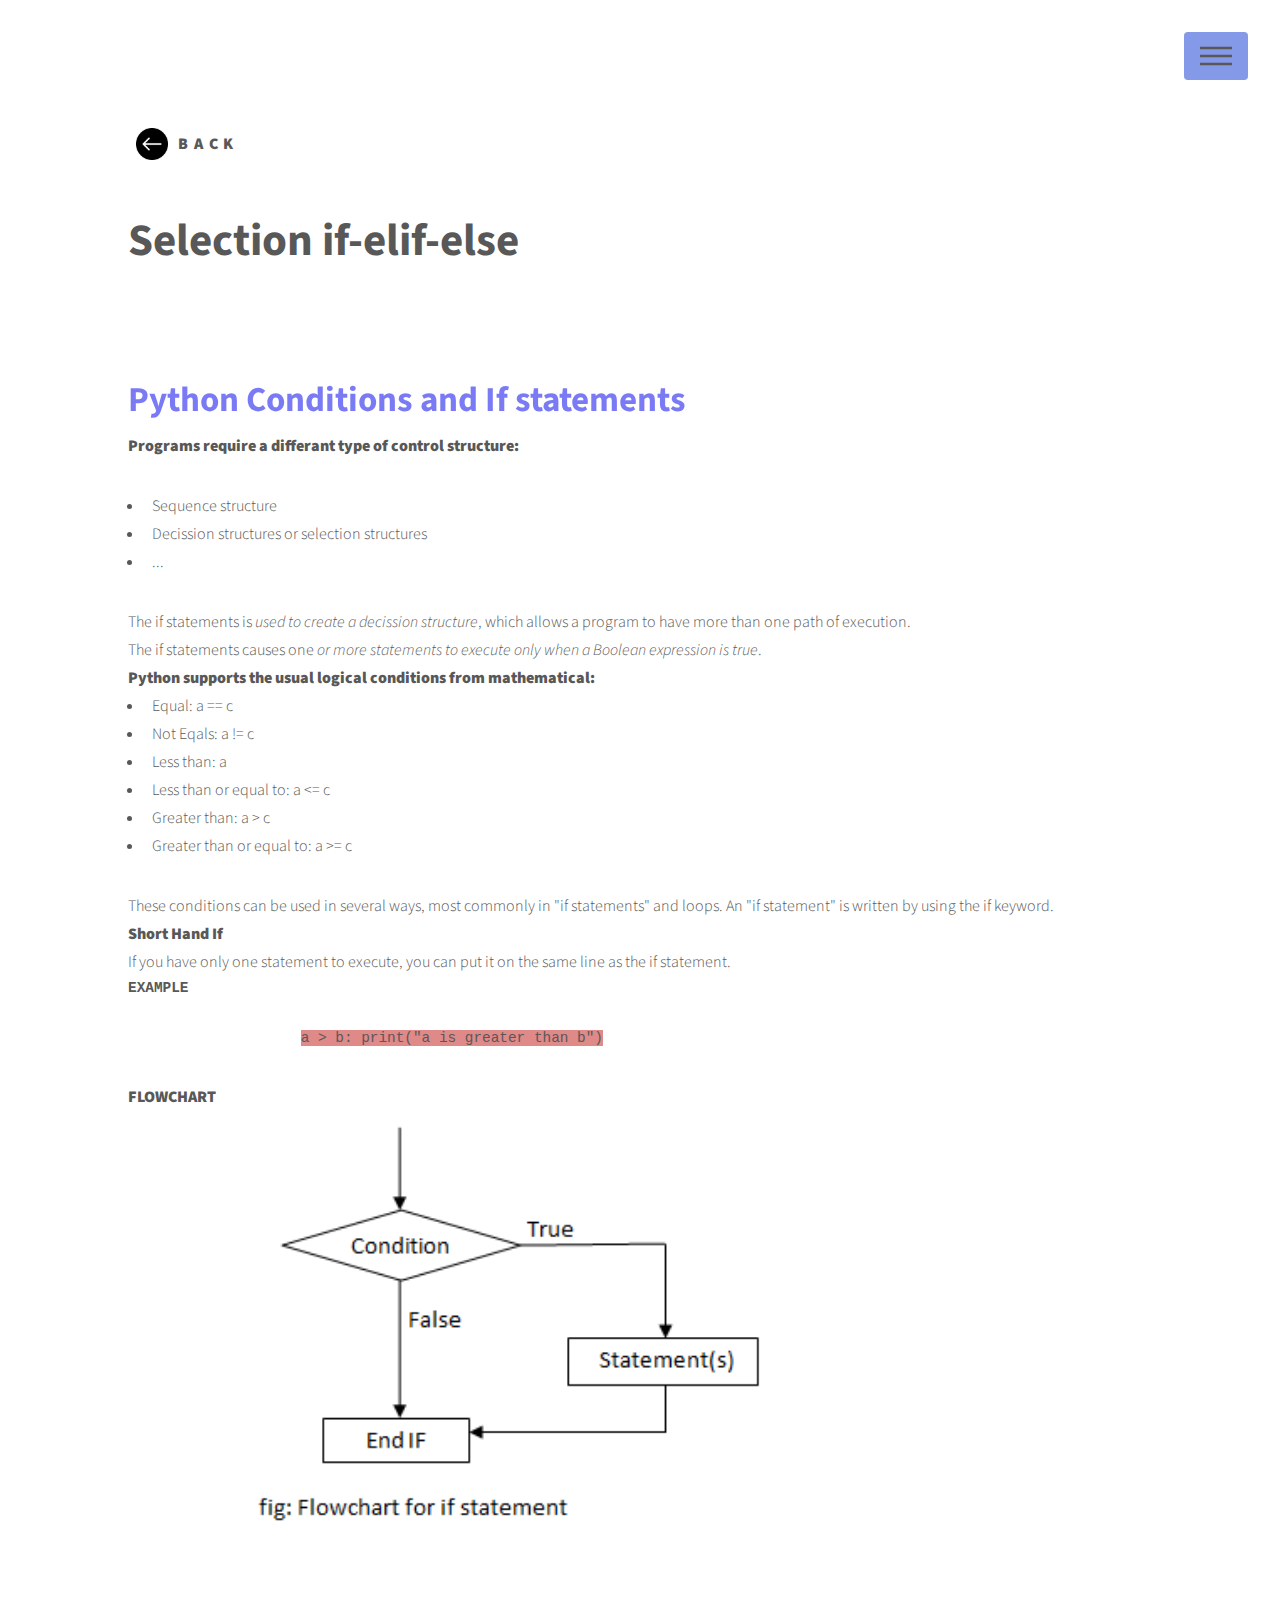
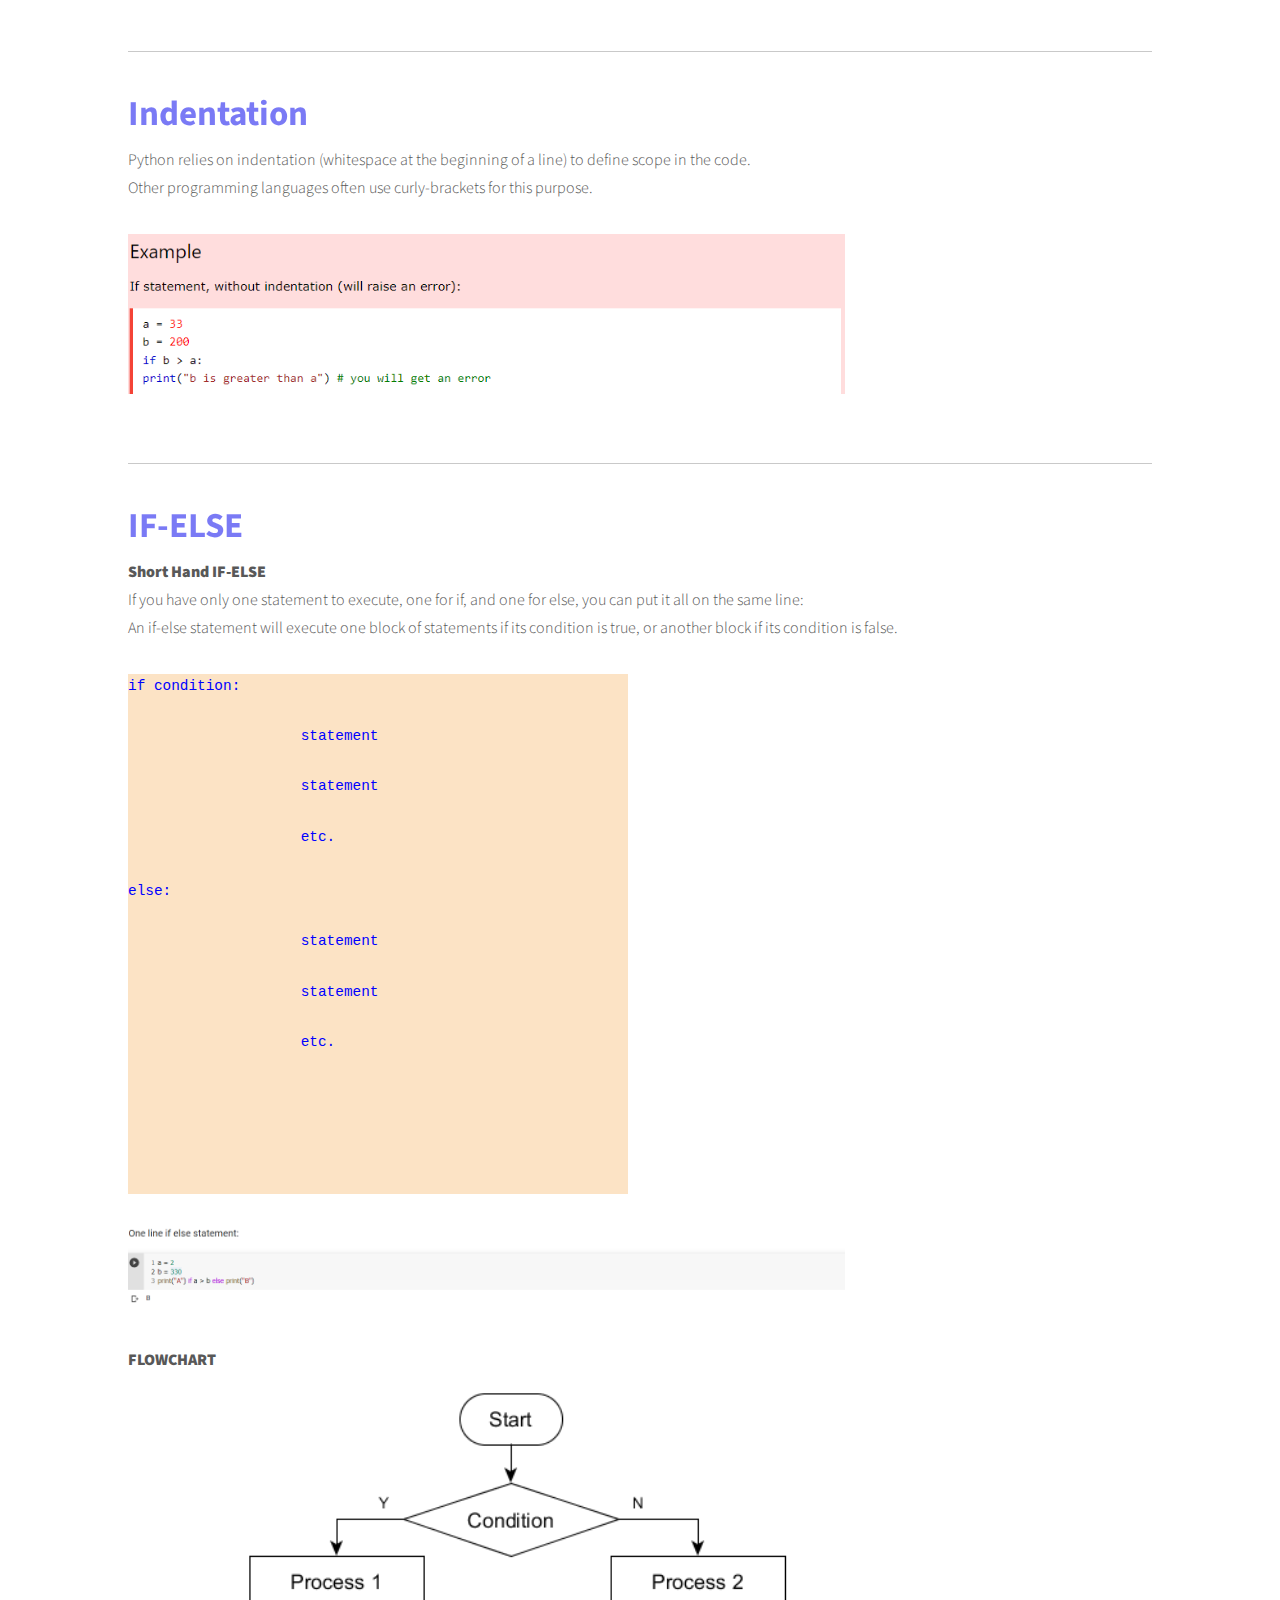
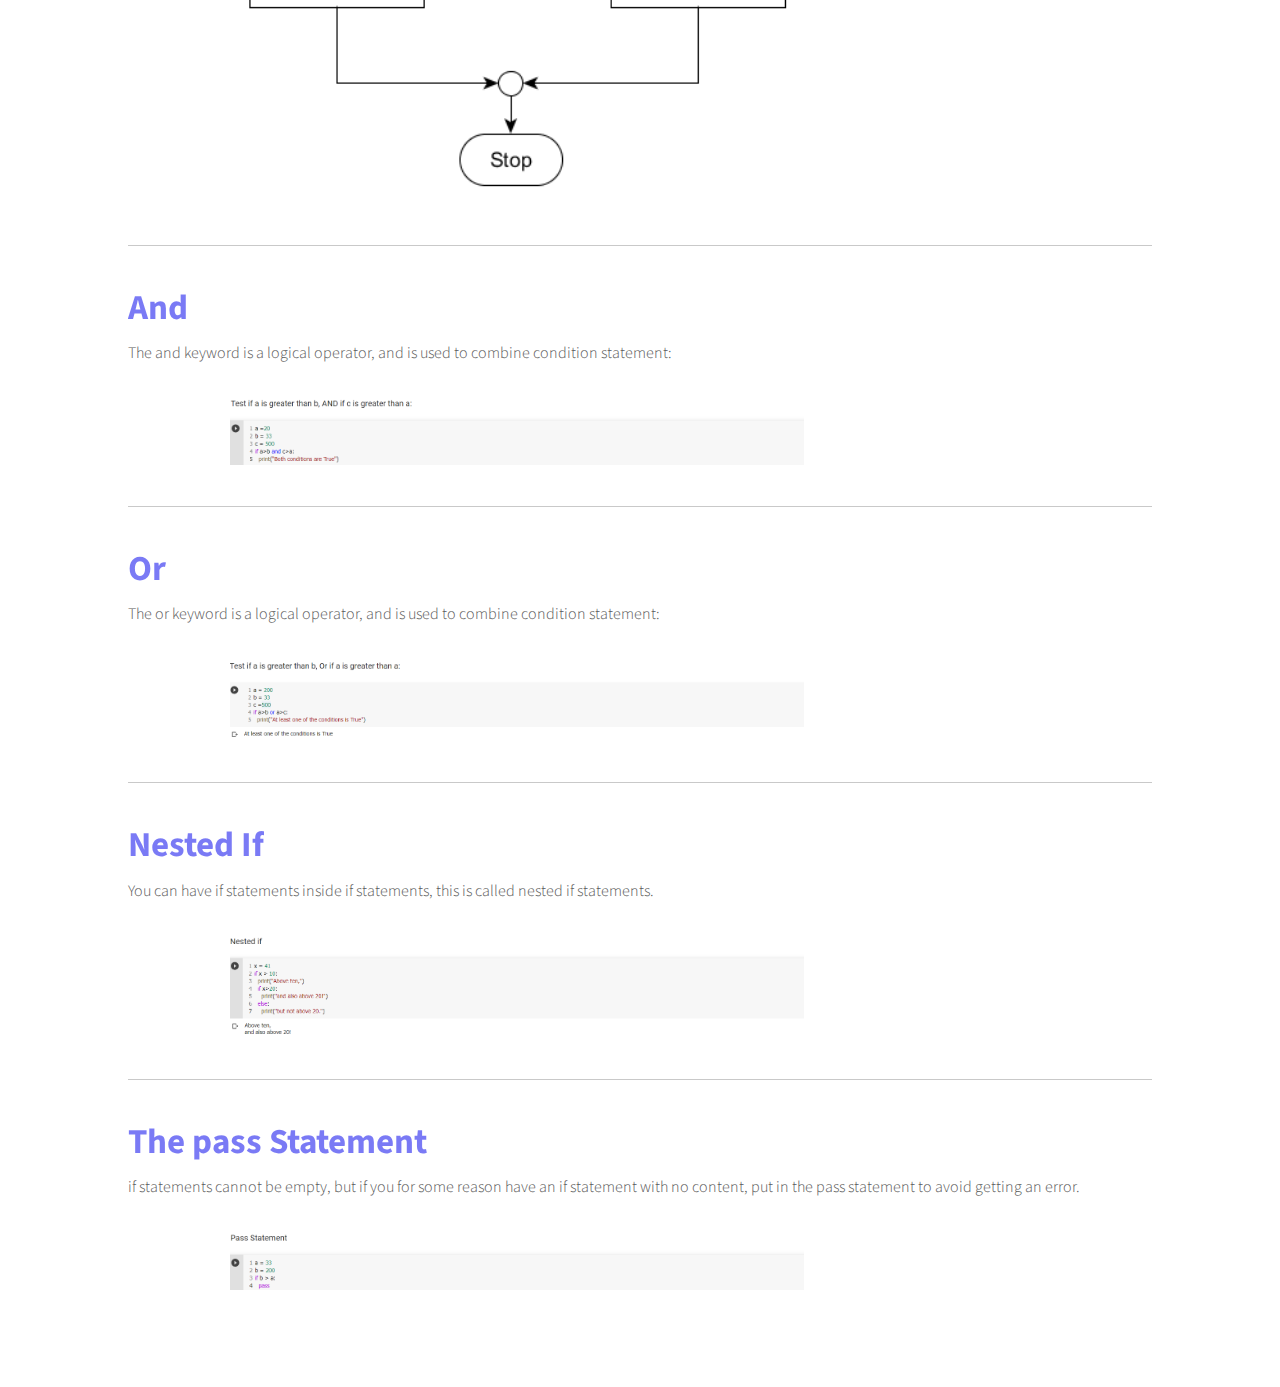
<file: L02.html>
<!DOCTYPE HTML>
<!--
	Phantom by HTML5 UP
	html5up.net | @ajlkn
	Free for personal and commercial use under the CCA 3.0 license (html5up.net/license)
-->
<html>
	<head>
		<title>Computer Programming</title>
		<meta charset="utf-8" />
		<meta name="viewport" content="width=device-width, initial-scale=1, user-scalable=no" />
		<link rel="stylesheet" href="assets/css/main.css" />
		<noscript><link rel="stylesheet" href="assets/css/noscript.css" /></noscript>
	</head>
	<body class="is-preload">
		<!-- Wrapper -->
			<div id="wrapper">

				<!-- Header -->
					<header id="header">
						<div class="inner">

							<!-- Logo -->
								<a href="index.html" class="logo">
									<span class="symbol"><img src="images/back.jpg" alt="" /></span><span class="title">BACK</span>
								</a>

							<!-- Nav -->
								<nav>
									<ul>
										<li><a href="#menu">Menu</a></li>
									</ul>
								</nav>

						</div>
					</header>

				<!-- Menu -->
					<nav id="menu">
						<h2>Menu</h2>
						<ul>
							<li><a href="index.html">Home</a></li>
							<li><a href="#Python Conditions and If statements">Python Conditions and If statements</a></li>
							<li><a href="#Indentation">Indentation</a></li>
							<li><a href="#IF-ELSE">IF-ELSE</a></li>
							<li><a href="#And">And</a></li>
                            <li><a href="#Or">Or</a></li>
                            <li><a href="#Nested If">Nested If</a></li>
                            <li><a href="#The pass Statement">The pass Statement</a></li>
						</ul>
					</nav>
                    <style>
                        .container{
                            max-width: 80%;
							margin:0 auto;
                        }
                        .size45{
                            font-size: 45px;
							font-weight: bold;
                        }
                        .topiccolor{
                            font-size:35px;font-weight:bold ;background-color: rgb(122, 122, 245); -webkit-background-clip: text; -webkit-text-fill-color: transparent;
                        }

                    </style>
                    <div class="container">
                    <body>
                            <p style="text-align: left" class="size45">Selection if-elif-else</p>
                    </body>
                    <b class="topiccolor"><a id='Python Conditions and If statements'></a>Python Conditions and If statements</b>
                    <p><b>Programs require a differant type of control structure:</b>
                        <ul type="disc">
                            <li>Sequence structure</li>
                            <li>Decission structures or selection structures</li>
                            <li>...</li>
                        </ul>
                    The if statements is <i>used to create a decission structure</i>, which allows a program to have more than one path of execution.<br>
                    The if statements causes one <i>or more statements to execute only when a Boolean expression is true</i>.<br>
                    <b>Python supports the usual logical conditions from mathematical:</b><br>
                        <ul type="'disc">
                            <li>Equal: a == c</li>
                            <li>Not Eqals: a != c</li>
                            <li>Less than: a<c </li>
                            <li>Less than or equal to: a <= c</li>
                            <li>Greater than: a > c</li>
                            <li>Greater than or equal to: a >= c</li>
                        </ul>
                    These conditions can be used in several ways, most commonly in "if statements" and loops. An "if statement" is written by using the if keyword.<br>
                    <b>Short Hand If</b><br>
                    If you have only one statement to execute, you can put it on the same line as the if statement.<br>
                    <pre><b>EXAMPLE</b><br>
                    <mark style="background-color: rgba(201, 51, 51, 0.575);">a > b: print("a is greater than b")</mark></pre>
                    </p>
                    <b> FLOWCHART </b>
                    <div class="container">
                        <img src="images/if1.png" width="70%">
                    </div>
                    <p>
                        <br>
                    </p>
                    <hr>
                    <b class="topiccolor"><a id="Indentation"></a>Indentation</b>
                    <p>Python relies on indentation (whitespace at the beginning of a line) to define scope in the code.<br>
                        Other programming languages often use  curly-brackets for this purpose.</p>
                        <img src="images/error.png" width="70%">
                    <p>
                        <br>
                    </p>
                    <hr>
                    <b class="topiccolor"><a id="IF-ELSE"></a>IF-ELSE</b>
                    <p><b>Short Hand IF-ELSE</b><br>
                    If you have only one statement to execute, one for if, and one for else, you can put it all on the same line:<br>
                    An if-else statement will execute one block of statements if its condition is true, or another block if its condition is false.
                    <div style="color: blue; display: block;background: #fce3c5; width: 500px; height: 520px;" align="left">
                    <pre>if condition:<br>
                    statement<br>
                    statement<br>
                    etc.</pre>
                    <pre>else:<br>
                    statement<br>
                    statement<br>
                    etc.</pre>
                    
                    </div>                    
                    </p>
                    <img src="images/ifelse.png" width="70% ">
                    <p></p>
                    
                    <b>FLOWCHART</b><diV class="container">
                        <img src="images/if.png" width="70%">
                    </diV>
                    <hr>
                    <b class="topiccolor"> <a id="And"></a>And</b>
                    <p>The and keyword is a logical operator, and is used to combine condition statement:</p>
                    <div class="container">
                        <img src="images/and.png" width="70%">
                    </div>
                    <p></p>
                    <hr>
                    <b class="topiccolor"><a id="OR"></a>Or</b>
                    <p>The or keyword is a logical operator, and is used to combine condition statement: </p>
                    <div class="container">
                        <img src="images/or.png" width="70%">
                    </div>
                    <p></p>
                    <hr>
                    <b class="topiccolor"><a id="Nested If"></a>Nested If</b>
                    <p>You can have if statements inside if statements, this is called nested if statements.</p>
                    <div class="container">
                        <img src="images/nested.png" width="70%">
                    </div>
                    <p></p>
                    <hr>
                    <b class="topiccolor"><a id="The pass Statement"></a>The pass Statement</b>
                    <p>if statements cannot be empty, but if you for some reason have an if statement with no content, put in the pass statement to avoid getting an error.</p>
                    <div class="container">
                        <img src="images/pass.png" width="70%">
                    </div>
                    <p><br>
                        <br>
                    </p>
                    </div>











            <script src="assets/js/jquery.min.js"></script>
			<script src="assets/js/browser.min.js"></script>
			<script src="assets/js/breakpoints.min.js"></script>
			<script src="assets/js/util.js"></script>
			<script src="assets/js/main.js"></script>
</file>
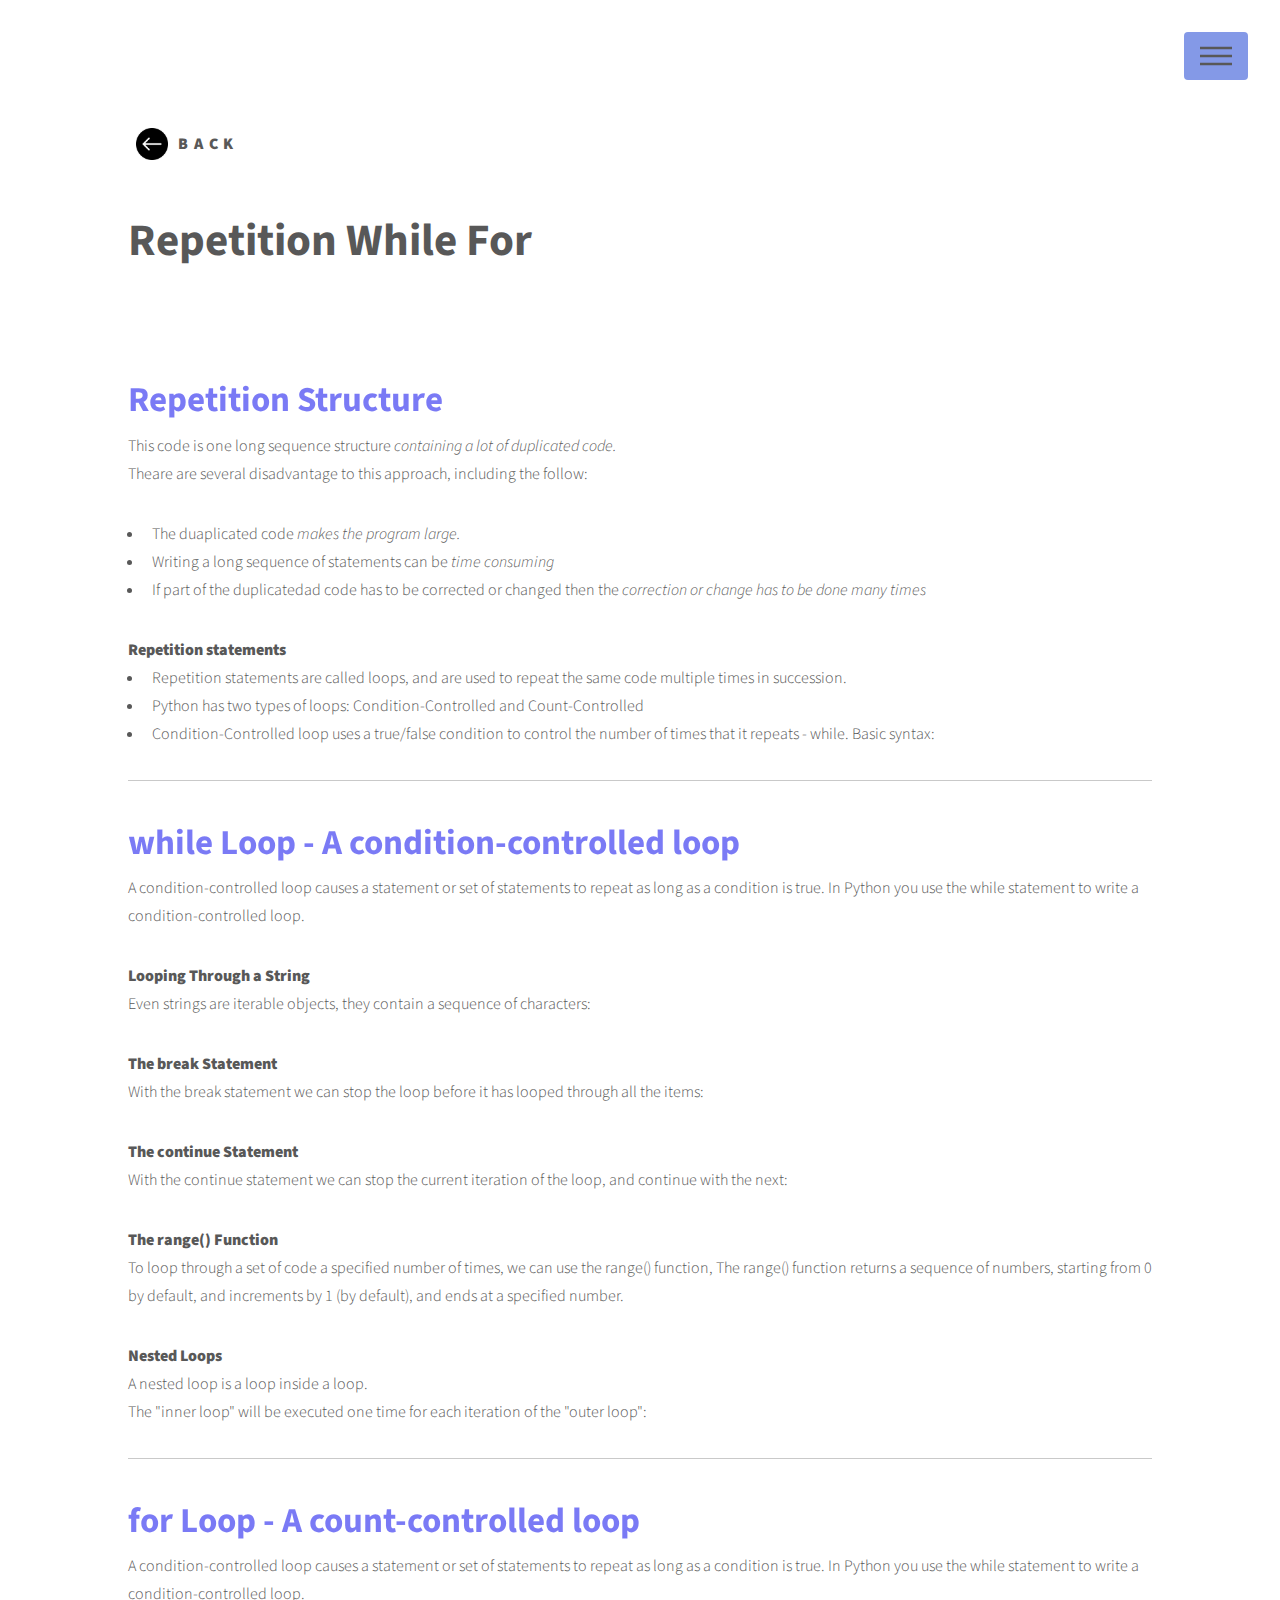
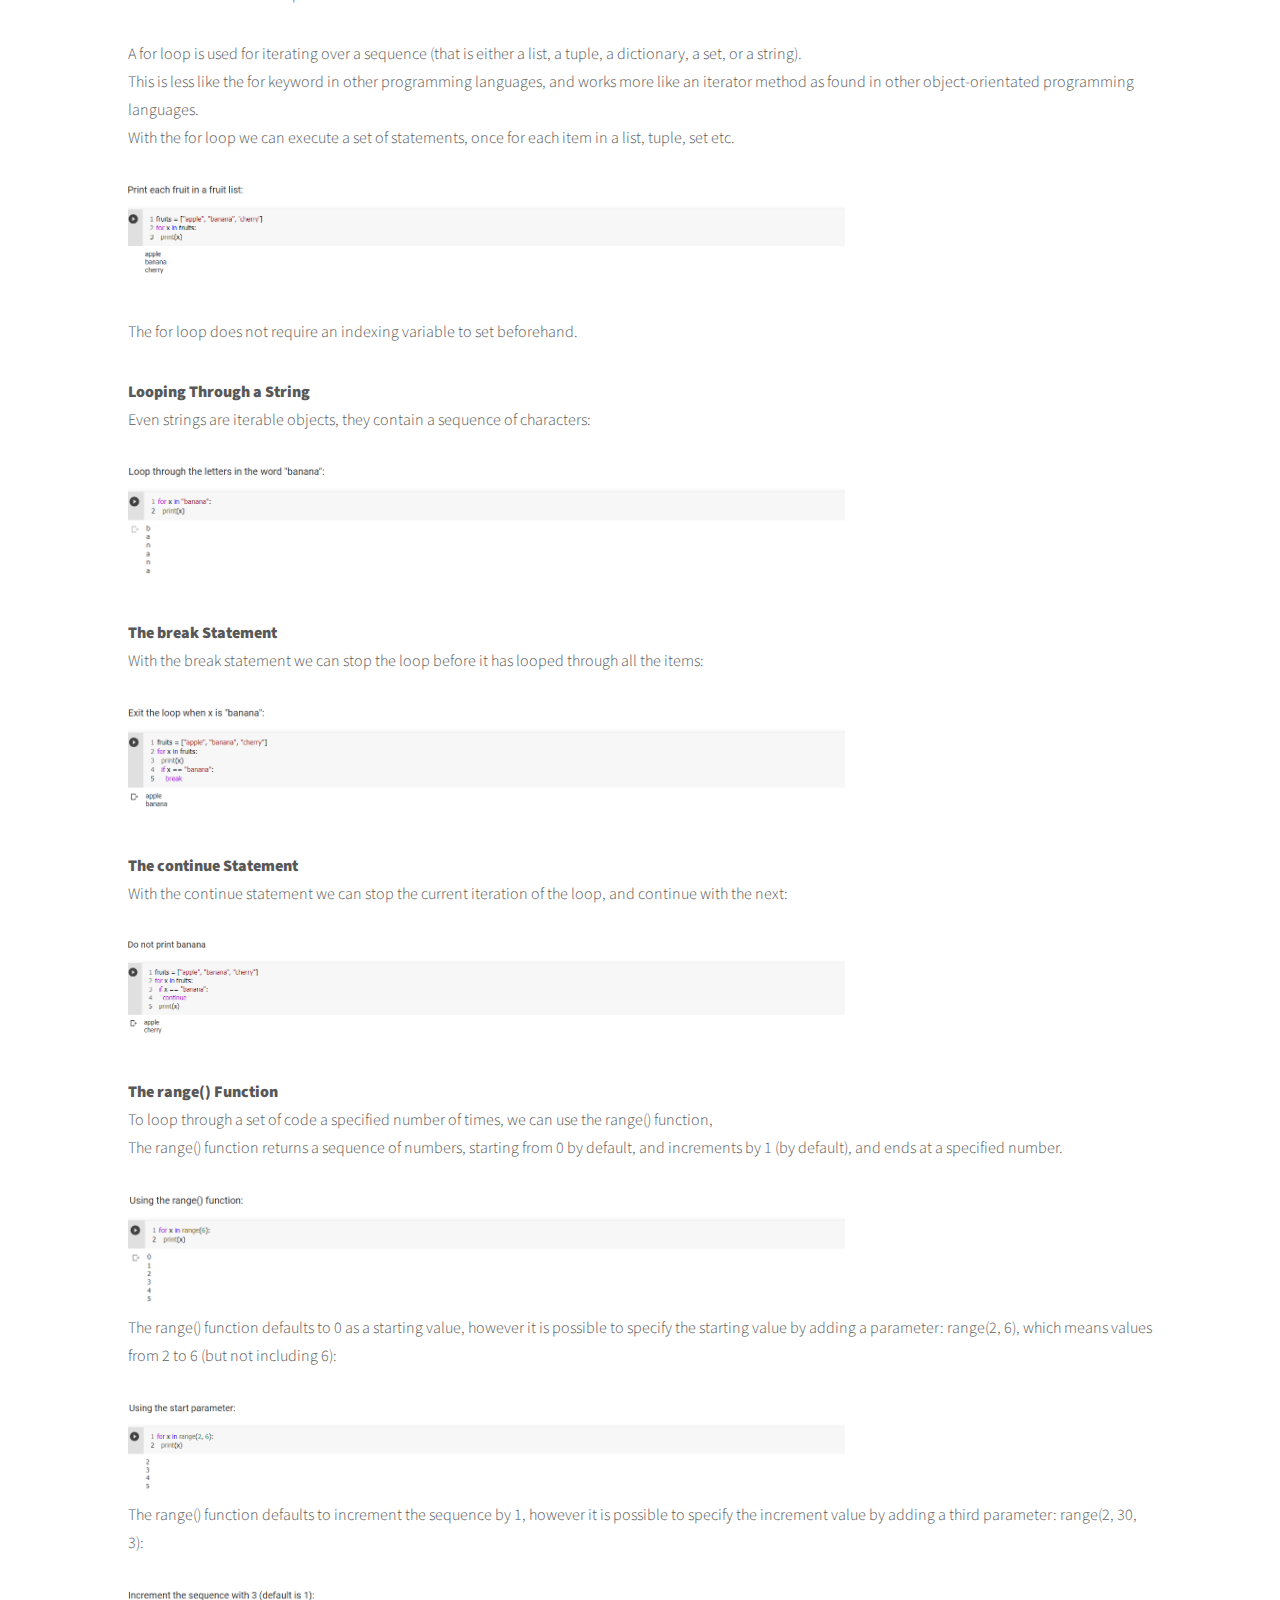
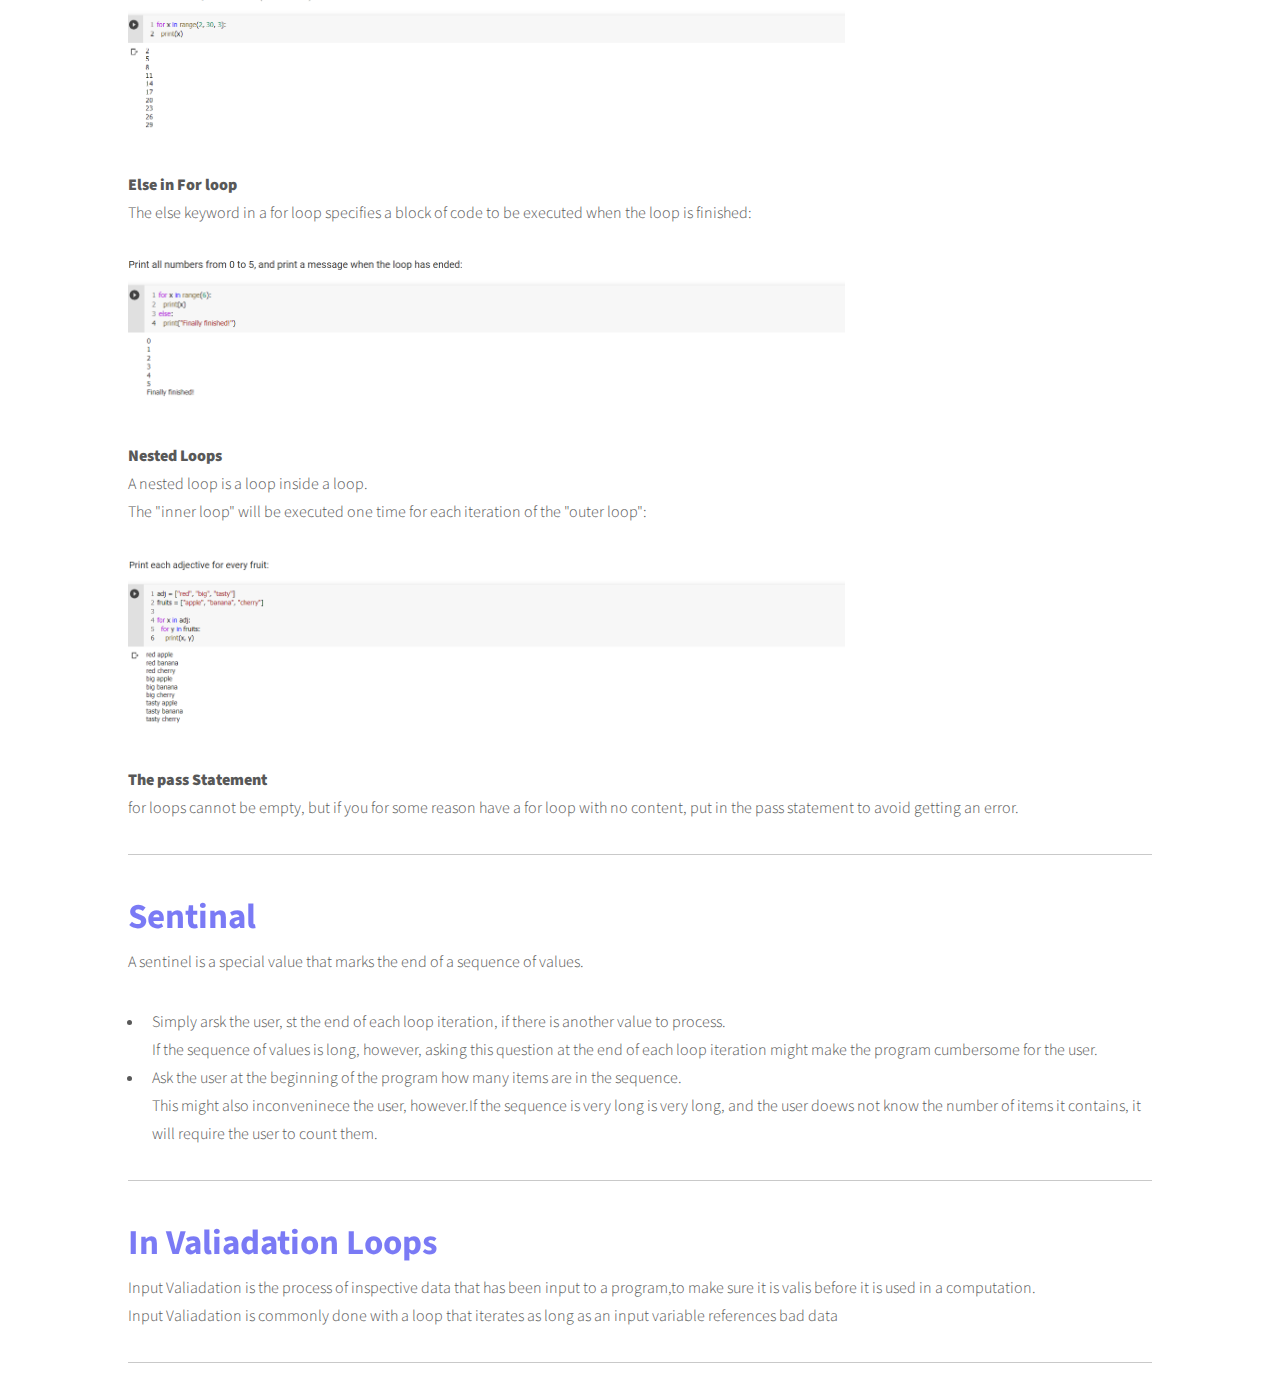
<file: L03.html>
<!DOCTYPE HTML>
<!--
	Phantom by HTML5 UP
	html5up.net | @ajlkn
	Free for personal and commercial use under the CCA 3.0 license (html5up.net/license)
-->
<html>
	<head>
		<title>LECTURE03</title>
		<meta charset="utf-8" />
		<meta name="viewport" content="width=device-width, initial-scale=1, user-scalable=no" />
		<link rel="stylesheet" href="assets/css/main.css" />
		<noscript><link rel="stylesheet" href="assets/css/noscript.css" /></noscript>
	</head>
	<body class="is-preload">
		<!-- Wrapper -->
			<div id="wrapper">

				<!-- Header -->
					<header id="header">
						<div class="inner">

							<!-- Logo -->
								<a href="index.html" class="logo">
									<span class="symbol"><img src="images/back.jpg" alt="" /></span><span class="title">BACK</span>
								</a>

							<!-- Nav -->
								<nav>
									<ul>
										<li><a href="#menu">Menu</a></li>
									</ul>
								</nav>

						</div>
					</header>

				<!-- Menu -->
					<nav id="menu">
						<h2>Menu</h2>
						<ul>
							<li><a href="index.html">Home</a></li>
							<li><a href="#Repetition Structure">Repetition Structure</a></li>
							<li><a href="#while Loop - A condition-controlled loop">while Loop - A condition-controlled loop</a></li>
							<li><a href="#for Loop - A count-controlled loop">for Loop - A count-controlled loop</a></li>
							<li><a href="#Sentinal">Sentinal</a></li>
							<li><a href="#Input Valiadation Loops">Input Valiadation Loops</a></li>
							
						</ul>
					</nav>
                    <style>
                        .container{
                            max-width: 80%;
							margin:0 auto;
                        }
                        .size45{
                            font-size: 45px;
							font-weight: bold;
                        }
                        .topiccolor{
                            font-size:35px;font-weight:bold ;background-color: rgb(122, 122, 245); -webkit-background-clip: text; -webkit-text-fill-color: transparent;
                        }

                    </style>
                    <div class="container">
                        <body>
                            <p style="text-align: left" class="size45">Repetition While For</p>
                        </body>
						<b class="topiccolor"><a id="Repetition Structure"></a>Repetition Structure</b>
						<p>This code is one long  sequence structure <i>containing a lot of duplicated code.</i><br>
						Theare are several disadvantage to this approach, including the follow:</p>
						<ul>
							<li>The duaplicated code <i>makes the program large.</i> </li>
							<li>Writing a long sequence of statements can be <i>time consuming</i></li>
							<li>If part of the duplicatedad code has to be corrected or changed  then the <i>correction or change has to be done many times</i></li>
						</ul>
						<b>Repetition statements</b>
						<ul>
							<li>Repetition statements are called loops, and are used to repeat the same code multiple times in succession.</li>
							<li>Python has two types of loops: Condition-Controlled and Count-Controlled</li>
							<li>Condition-Controlled loop uses a true/false condition to control the number of times that it repeats - while. Basic syntax:</li>
						</ul>
						<hr>
						<b class="topiccolor"><a id="while Loop - A condition-controlled loop"></a>while Loop - A condition-controlled loop</b>
						<p>A condition-controlled loop causes a statement or set of statements to repeat as long as a condition is true. In Python you use the while statement to write a condition-controlled loop.</p>
						<b>Looping Through a String</b>
						<p>Even strings are iterable objects, they contain a sequence of characters:</p>
						
						<p></p>
						<b>The break Statement</b>
						<p>With the break statement we can stop the loop before it has looped through all the items:</p>
						
						<p></p>
						<b>The continue Statement</b>
						<p>With the continue statement we can stop the current iteration of the loop, and continue with the next:</p>
						
						<p></p>
						<b>The range() Function</b>
						<p>To loop through a set of code a specified number of times, we can use the range() function,
							The range() function returns a sequence of numbers, starting from 0 by default, and increments by 1 (by default), and ends at a specified number.</p>
						
						<p></p>
						<b>Nested Loops</b>
						<p>A nested loop is a loop inside a loop.<br>

							The "inner loop" will be executed one time for each iteration of the "outer loop":</p>
						
						<hr>
						<b class="topiccolor"><a id="for Loop - A count-controlled loop"></a>for Loop - A count-controlled loop</b>
						<p>A condition-controlled loop causes a statement or set of statements to repeat as long as a condition is true. In Python you use the while statement to write a condition-controlled loop.</p>
						<p>A for loop is used for iterating over a sequence (that is either a list, a tuple, a dictionary, a set, or a string).<br>

							This is less like the for keyword in other programming languages, and works more like an iterator method as found in other object-orientated programming languages.<br>
							
							With the for loop we can execute a set of statements, once for each item in a list, tuple, set etc.</p>
						<img src ='images/for6.png' width = "70%">
						<p></p>
						<p>The <mark>for</mark> loop does not require an indexing variable to set beforehand.</p>
						<b>Looping Through a String</b>
						<p>Even strings are iterable objects, they contain a sequence of characters:</p>
						<img src="images/for7.png" width="70%">
						<P></P>
						<b>The break Statement</b>
						<p>With the break statement we can stop the loop before it has looped through all the items:</p>
						<img src="images/for8.png" width="70%">
						<P></P>
						<b>The continue Statement</b>
						<p>With the continue statement we can stop the current iteration of the loop, and continue with the next:</p>
						<img src="images/for9.png" width="70%">
						<p></p>
						<b>The range() Function</b>
						<p>To loop through a set of code a specified number of times, we can use the range() function,<br>
							The range() function returns a sequence of numbers, starting from 0 by default, and increments by 1 (by default), and ends at a specified number.</p>
						<img src="images/for10.png" width="70%">
						<p>The range() function defaults to 0 as a starting value, however it is possible to specify the starting value by adding a parameter: range(2, 6), which means values from 2 to 6 (but not including 6):</p>
						<img src="images/for11.png" width="70%">
						<p>The range() function defaults to increment the sequence by 1, however it is possible to specify the increment value by adding a third parameter: range(2, 30, 3):</p>
						<img src="images/for12.png" width="70%">
						<p></p>
						<b>Else in For loop</b>
						<p>The else keyword in a for loop specifies a block of code to be executed when the loop is finished:</p>
						<img src="images/for13.png" width="70%">
						<p></p>
						<b>Nested Loops</b>
						<p>A nested loop is a loop inside a loop.<br>

							The "inner loop" will be executed one time for each iteration of the "outer loop":</p>
						<img src="images/for14.png" width="70%">
						<p></p>
						<b>The pass Statement</b>
						<p>for loops cannot be empty, but if you for some reason have a for loop with no content, put in the pass statement to avoid getting an error.</p>
						<p></p>
						<hr>
						<b class = "topiccolor"> <a  id= "Sentinel"></a>Sentinal</b>
						<p>A sentinel is a special value that marks the end of a sequence of values.<br>
							<ul>
								<li>Simply arsk the user, st the end of each loop iteration, if there is another  value to process.<br>
								If the sequence of values is long, however, asking this question at the end  of  each  loop iteration might make the program cumbersome for  the user. </li>
								<li>Ask the user  at the beginning of the program how many items are in the sequence.<br>
								This might also inconveninece the user, however.If the sequence is very long is very long,  and the user  doews not know the number of items it contains, it will require the user to count them.</li>
							</ul>
						</p>
						<hr>
						<b class="topiccolor"><a id="In Valiadation Loops"></a>In Valiadation Loops</b>
						<p>Input Valiadation is the process of inspective data that has been input to a program,to make sure it is valis before it is used in a computation. <br>
						Input Valiadation is commonly done with a loop that iterates as long as an  input variable references bad data </p>
						<hr>
						<p></p>
                    </div>
            <script src="assets/js/jquery.min.js"></script>
			<script src="assets/js/browser.min.js"></script>
			<script src="assets/js/breakpoints.min.js"></script>
			<script src="assets/js/util.js"></script>
			<script src="assets/js/main.js"></script>
</file>
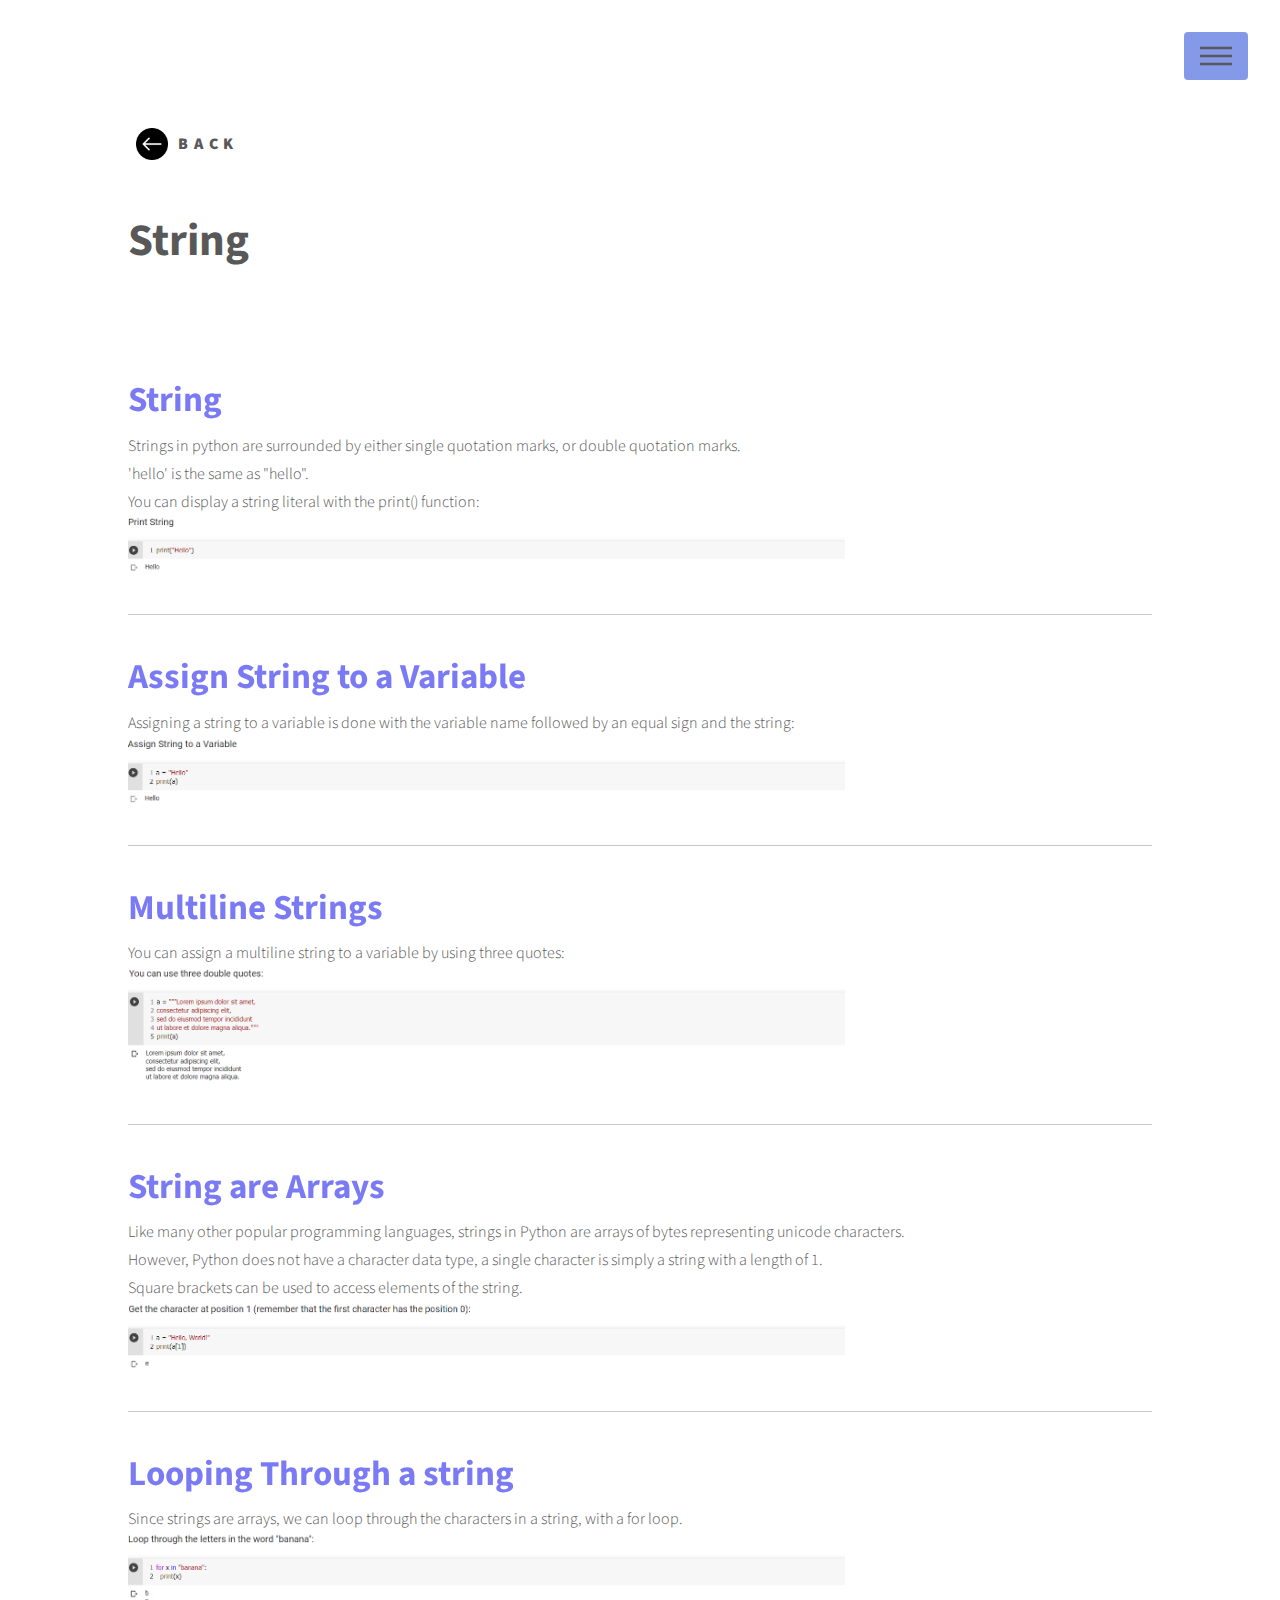
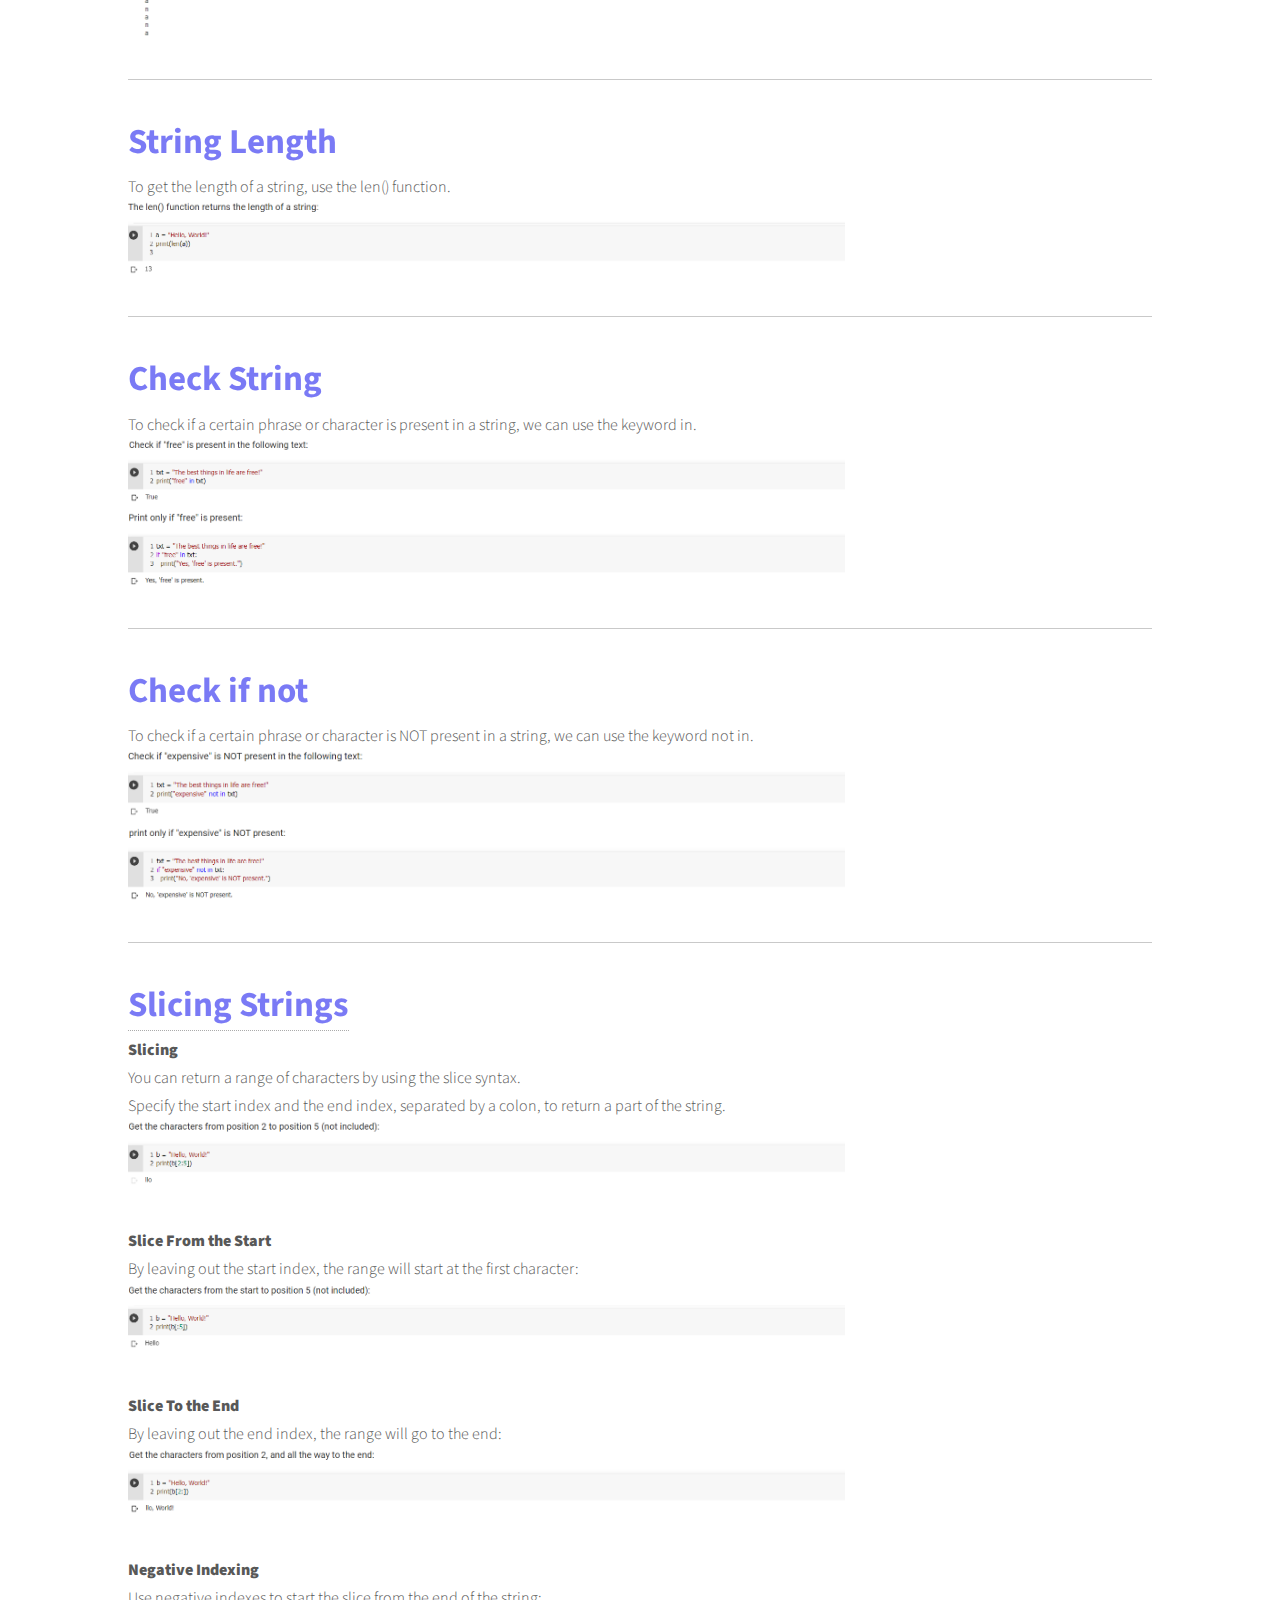
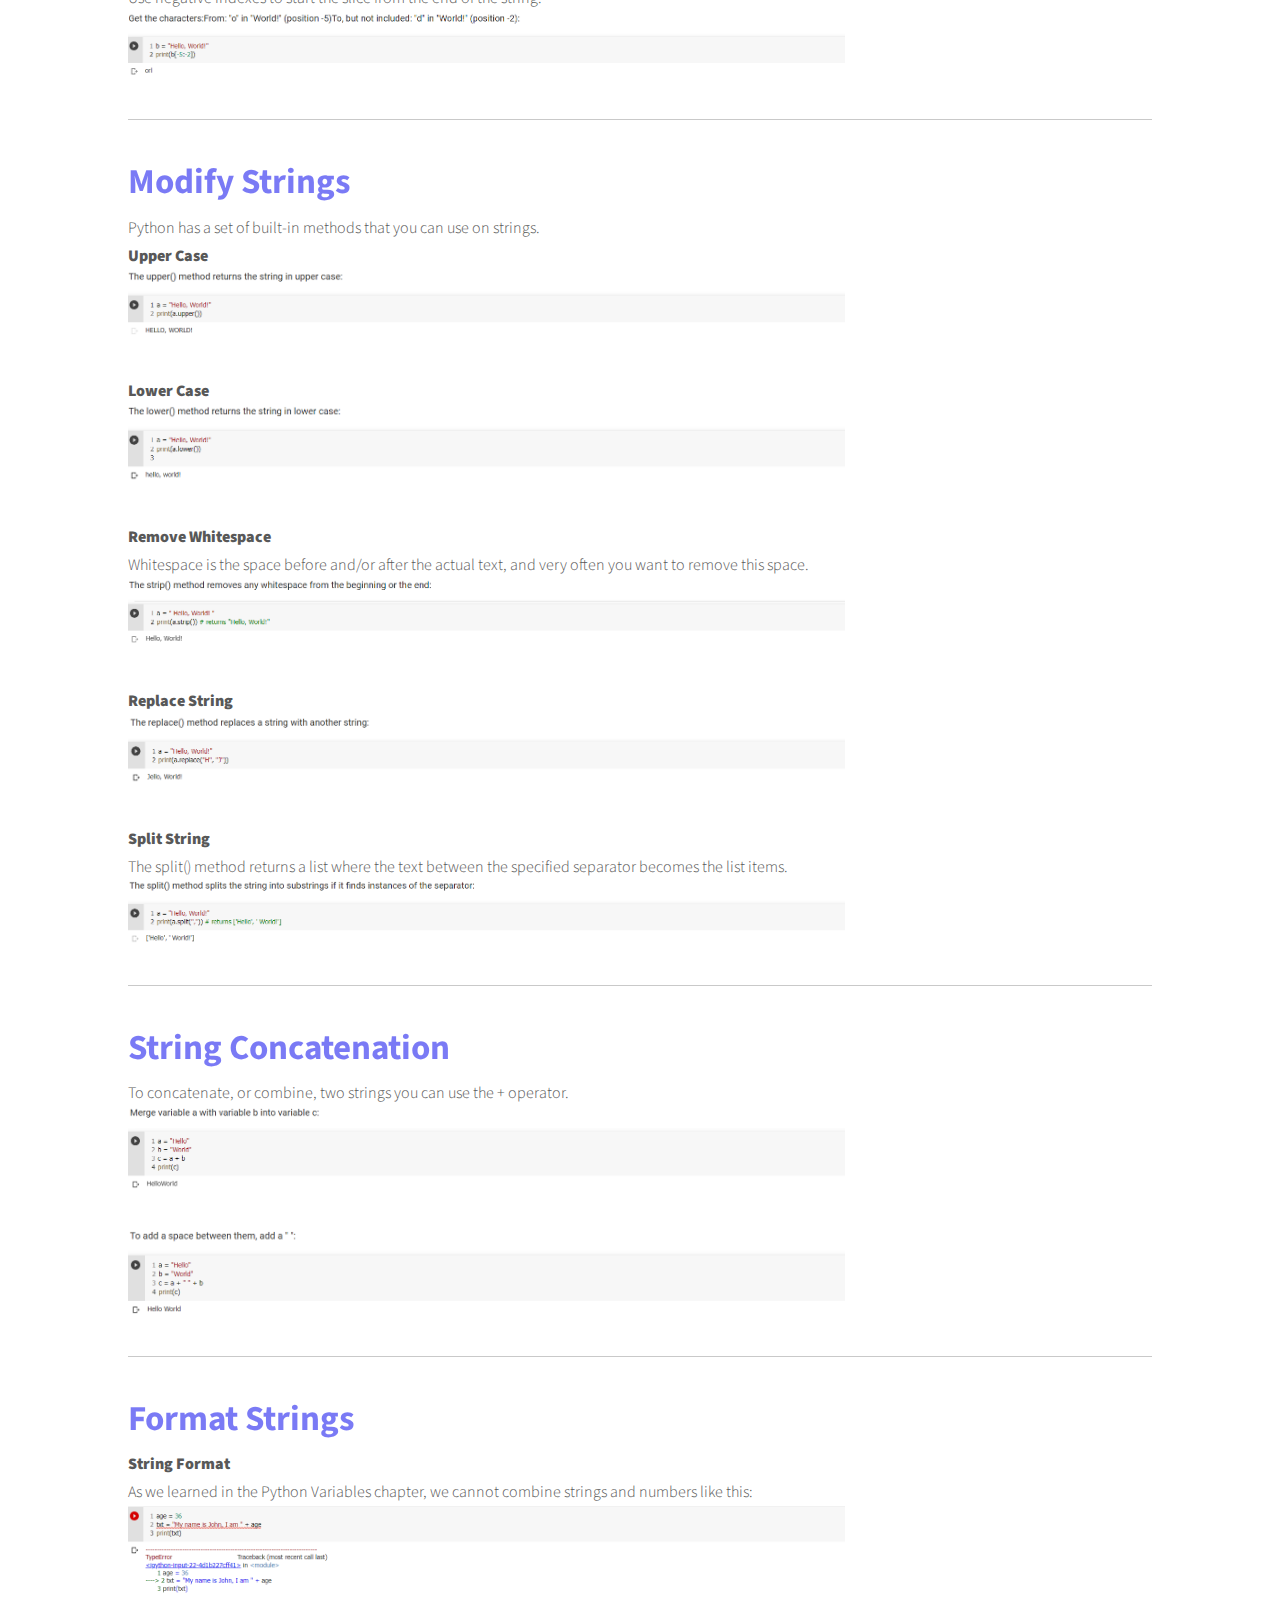
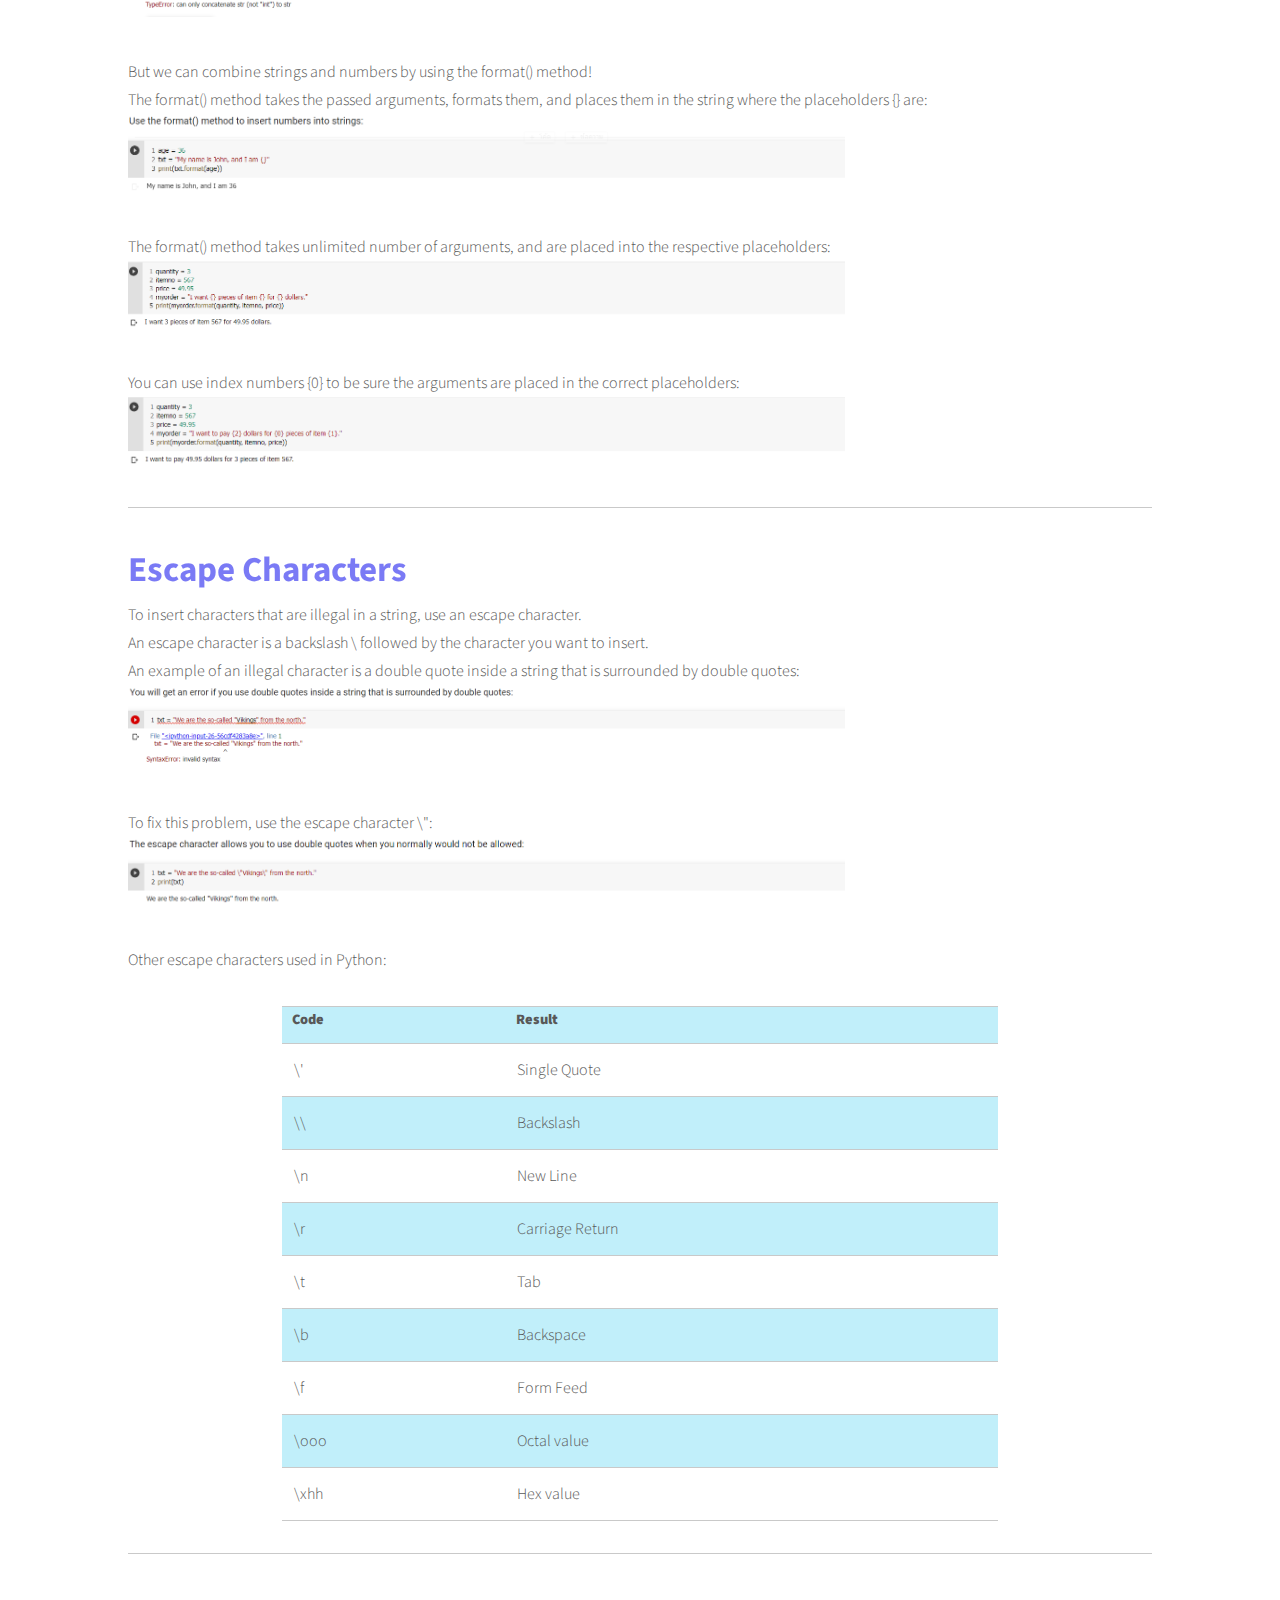
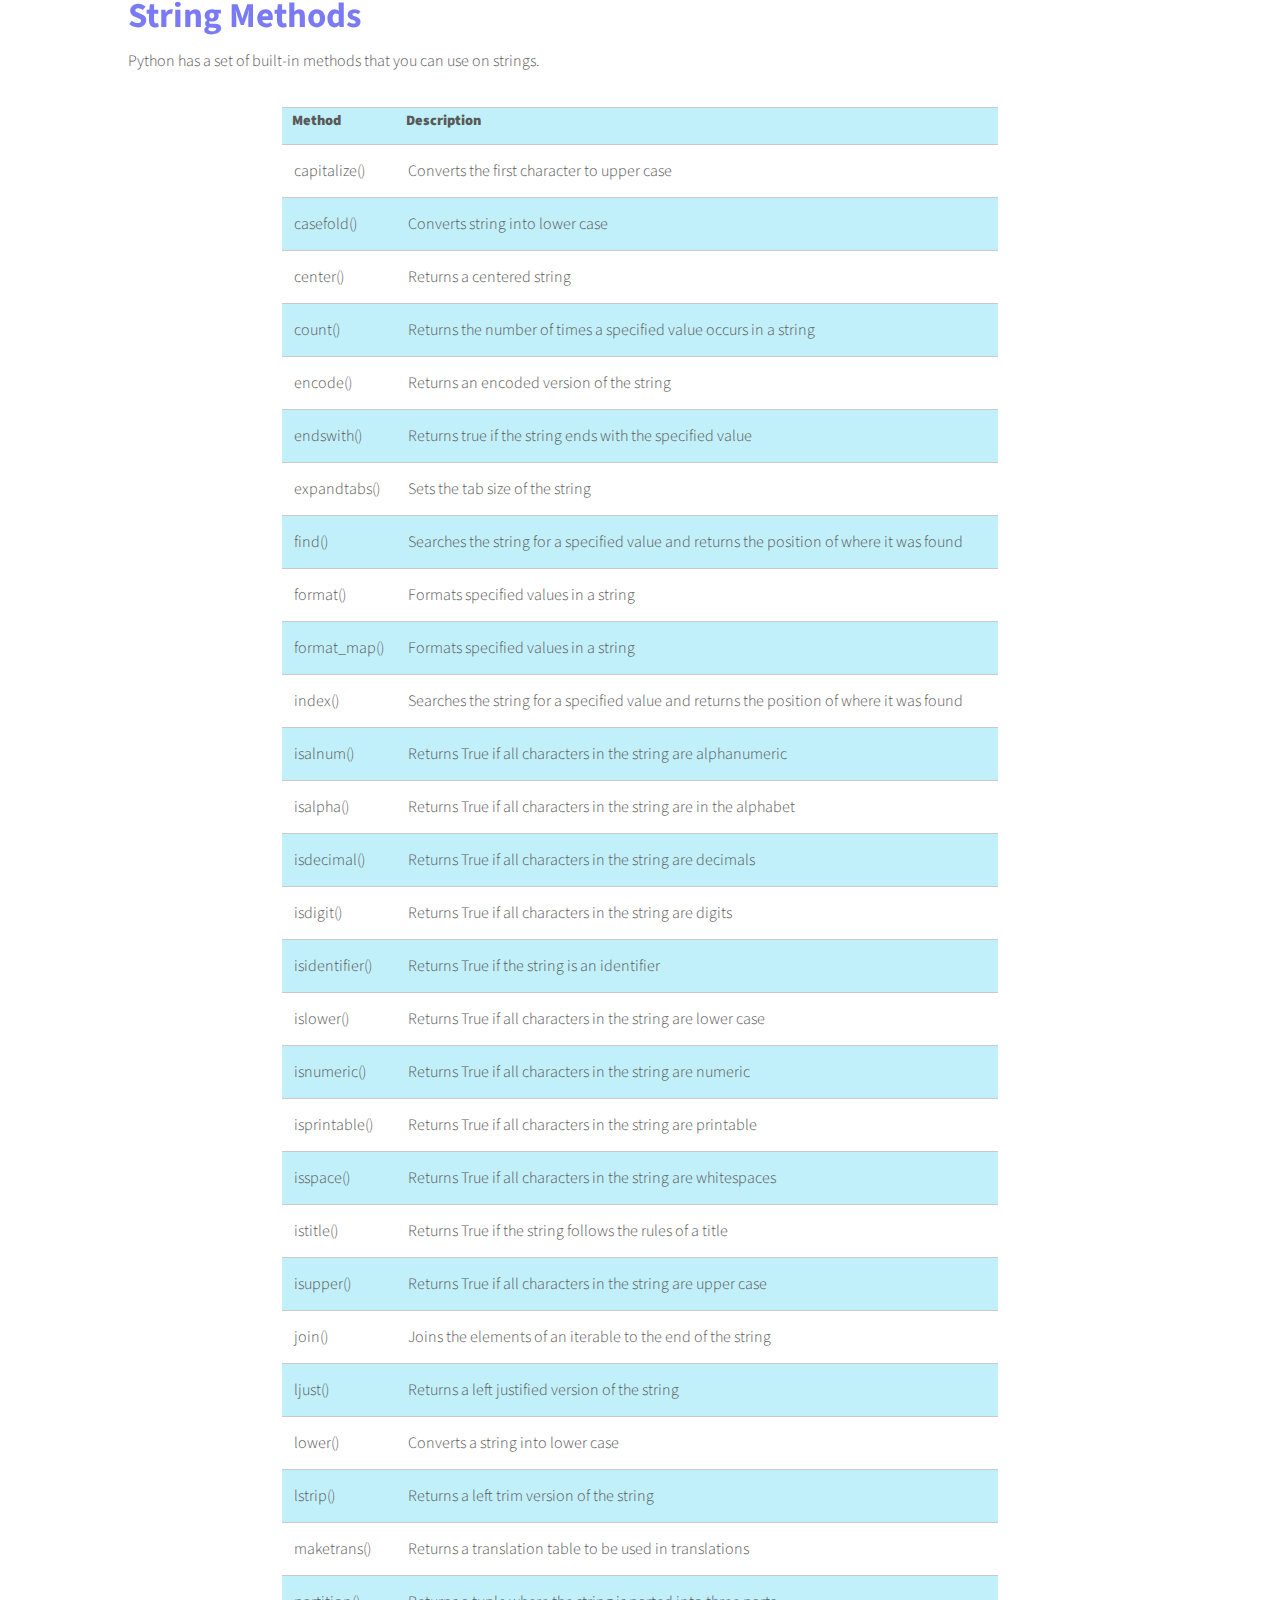
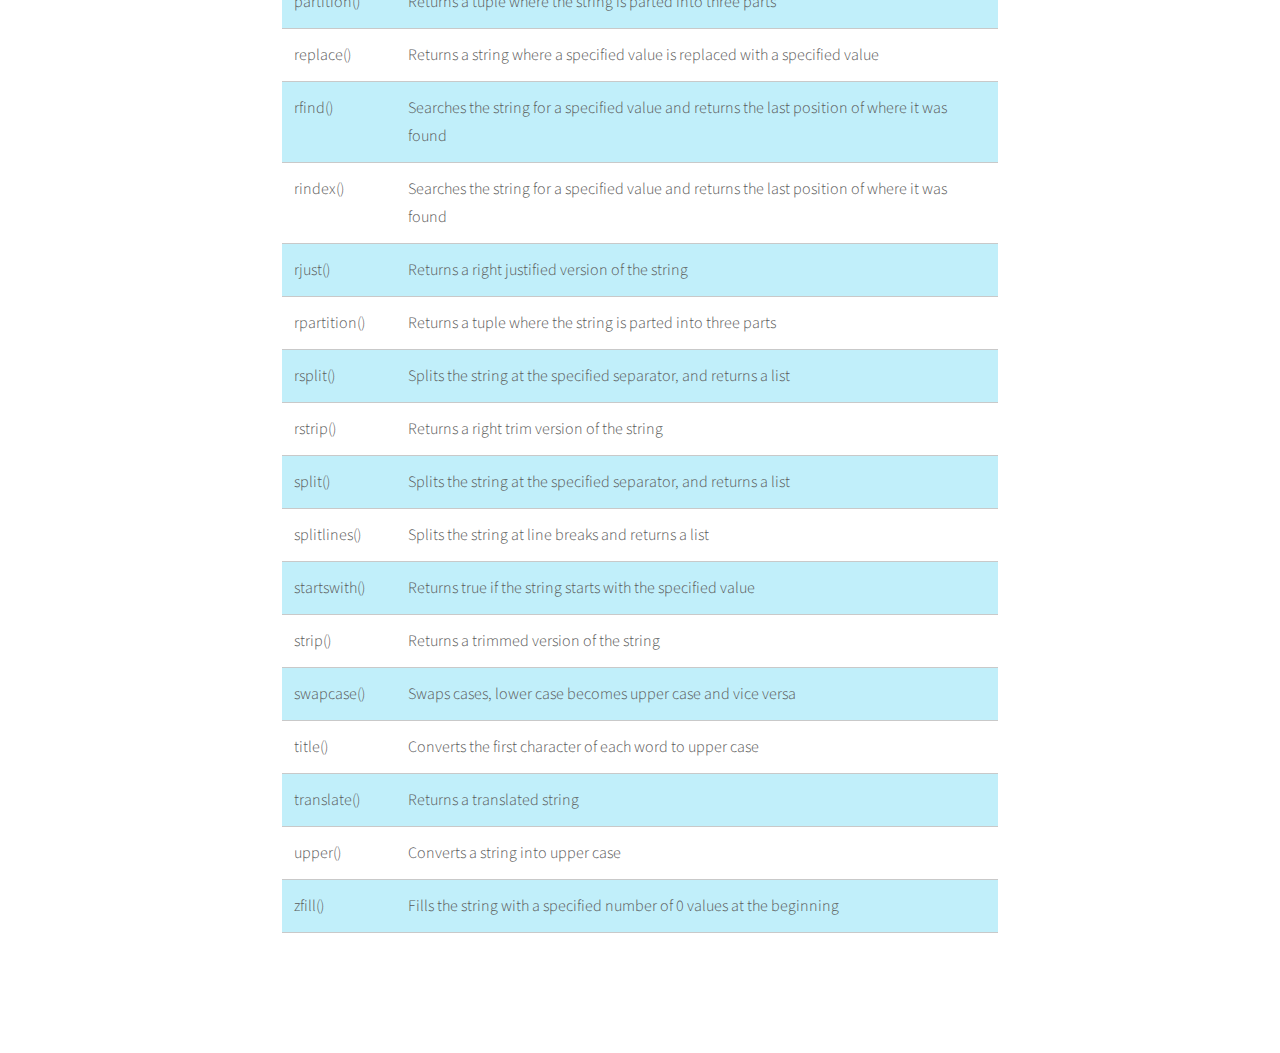
<file: L04.html>
<!DOCTYPE HTML>
<!--
	Phantom by HTML5 UP
	html5up.net | @ajlkn
	Free for personal and commercial use under the CCA 3.0 license (html5up.net/license)
-->
<html>
	<head>
		<title>LECTURE04</title>
		<meta charset="utf-8" />
		<meta name="viewport" content="width=device-width, initial-scale=1, user-scalable=no" />
		<link rel="stylesheet" href="assets/css/main.css" />
		<noscript><link rel="stylesheet" href="assets/css/noscript.css" /></noscript>
	</head>
	<body class="is-preload">
		<!-- Wrapper -->
			<div id="wrapper">

				<!-- Header -->
					<header id="header">
						<div class="inner">

							<!-- Logo -->
								<a href="index.html" class="logo">
									<span class="symbol"><img src="images/back.jpg" alt="" /></span><span class="title">BACK</span>
								</a>

							<!-- Nav -->
								<nav>
									<ul>
										<li><a href="#menu">Menu</a></li>
									</ul>
								</nav>

						</div>
					</header>

				<!-- Menu -->
					<nav id="menu">
						<h2>Menu</h2>
						<ul>
							<li><a href="index.html">Home</a></li>
							<li><a href="#String">string</a></li>
							<li><a href="#Assign String to a Variable">Assign String to a Variable</a></li>
							<li><a href="#Multiline Strings">Multiline Strings</a></li>
							<li><a href="#String are Arrays">String are Arrays</a></li>
							<li><a href="#Looping Through a string">Looping Through a string</a></li>
							<li><a href="#String Length">String Length</a></li>
							<li><a href="#Check String">Check String</a></li>
                            <li><a href="#Check if not">Check if not</a></li>
                            <li><a href="#Slicing Strings">Slicing Strings</a></li>
                            <li><a href="#Modify strings">Modify strings</a></li>
                            <li><a href="#String Concatenation">String Concatenation</a></li>
                            <li><a href="#Format Strings">Format Strings</a></li>
                            <li><a href="#Escape Characters">Escape Characters</a></li>
                            <li><a href="#String Methods">String Methods</a></li>
						</ul>
				    </nav>
                    <style>
                        .container{
                            max-width: 80%;
							margin:0 auto;
                        }
                        .size45{
                            font-size: 45px;
							font-weight: bold;
                        }
                        .topiccolor{
                            font-size:35px;font-weight:bold ;background-color: rgb(122, 122, 245); -webkit-background-clip: text; -webkit-text-fill-color: transparent;
                        }

                    </style>
                    <div class="container">
                        <body>
                            <p style="text-align: left" class="size45">String</p>
                        </body>
                        <p><b class="topiccolor"><a id ="String"></a>String</b><br>
                            Strings in python are surrounded by either single quotation marks, or double quotation marks.<br>

                            'hello' is the same as "hello".<br>
                            
                            You can display a string literal with the print() function:
                            <img src= "images/string1.png" width="70%">
                        </p>
                        <hr>
                        <p></p>
                        <p><b class="topiccolor"><a id ="Assign String to a Variable"></a>Assign String to a Variable</b><br>
                        Assigning a string to a variable is done with the variable name followed by an equal sign and the string:
                        <img src="images/string2.png" width="70%">
                        </p>
                        <hr>
                        <p></p>
                        <p><b class="topiccolor"><a id ="Multiline Strings"></a>Multiline Strings</b><br>
                            You can assign a multiline string to a variable by using three quotes:
                            <img src="images/string3.png" width="70%">
                        </p>
                        <hr>
                        <p></p>
                        <p><b class="topiccolor"><a id ="String are Arrays"></a>String are Arrays</b><br>
                            Like many other popular programming languages, strings in Python are arrays of bytes representing unicode characters.<br>

                            However, Python does not have a character data type, a single character is simply a string with a length of 1.<br>
                            
                            Square brackets can be used to access elements of the string.
                            <img src="images/string4.png" width="70%">
                        </p>
                        <hr>
                        <p></p>
                        <p><b class="topiccolor"><a id="Looping Through a string"></a>Looping Through a string</b><br>
                            Since strings are arrays, we can loop through the characters in a string, with a for loop.
                        <img src="images/string5.png" width="70%">
                        </p>
                        <hr>
                        <p></p>
                        <p><b class="topiccolor"><a id ="String Length"></a>String Length</b><br>
                            To get the length of a string, use the len() function.<br>
                            <img src="images/string6.png" width="70%">
                        </p>
                        <hr>
                        <p></p>
                        <p><b class="topiccolor"><a id="Check String"></a>Check String</b><br>
                            To check if a certain phrase or character is present in a string, we can use the keyword in.
                            <img src ="images/string7.png" width="70%"> <br>
                            <img src="images/string8.png" width="70%">
                        </p>
                        <hr>
                        <p></p>
                        <p><b class="topiccolor"><a id="Check if not"></a>Check if not</b><br>
                            To check if a certain phrase or character is NOT present in a string, we can use the keyword not in.
                            <img src="images/string9.png" width="70%"><br>
                            <img src="images/string10.png" width="70%">
                        </p>
                        <hr>
                        <p></p>
                        <p><b class="topiccolor"><a id="Slicing Strings">Slicing Strings</a></b><br>
                            <b>Slicing</b><br>
                            You can return a range of characters by using the slice syntax.<br>

                            Specify the start index and the end index, separated by a colon, to return a part of the string.
                            <img src="images/string11.png" width="70%"> 
                            <p></p>
                            <b>Slice From the Start</b><br>
                            By leaving out the start index, the range will start at the first character:
                            <img src="images/string12.png" width="70%">
                            <p></p>
                            <b>Slice To the End</b><br>
                            By leaving out the end index, the range will go to the end:
                            <img src="images/string13.png" width="70%">
                            <p></p>
                            <b>Negative Indexing</b><br>
                            Use negative indexes to start the slice from the end of the string:
                            <img src="images/string14.png" width="70%">
                        </p>
                        <hr>
                        <p></p>
                        <p><b class="topiccolor"><a id="Modify strings"></a>Modify Strings</b><br>
                            Python has a set of built-in methods that you can use on strings.<br>
                            <b>Upper Case</b><br>
                                <img src="images/string15.png" width="70%">
                                <p></p>
                            <b>Lower Case</b><br>
                              <img src="images/string16.png" width="70%">
                              <p></p>
                            <b>Remove Whitespace</b><br>
                            Whitespace is the space before and/or after the actual text, and very often you want to remove this space.
                                <img src="images/string17.png" width="70%">
                                <p></p>
                            <b>Replace String</b><br>
                             <img src="images/string18.png" width="70%">
                             <p></p>
                            <b>Split String</b><br>
                            The split() method returns a list where the text between the specified separator becomes the list items.
                                <img src="images/string19.png" width="70%"></p>
                        <hr>
                        <p></p>
                        <p><b class="topiccolor"><a id="String Concatenation"></a>String Concatenation</b><br>
                            To concatenate, or combine, two strings you can use the + operator.
                        <img src="images/string20.png" width="70%"><br>
                        <p></p>
                        <img src="images/string21.png" width="70%">
                        </p>
                        <hr>
                        <p></p>
                        <p><b class="topiccolor"><a id="Format Strings"></a>Format Strings</b><br>
                        <b>String Format</b><br>
                        As we learned in the Python Variables chapter, we cannot combine strings and numbers like this:
                        <img src="images/string22.png" width="70%"><br>
                        <p></p>
                        But we can combine strings and numbers by using the format() method!<br>

                        The format() method takes the passed arguments, formats them, and places them in the string where the placeholders {} are:
                        <img src="images/string23.png" width="70%"><br>
                        <p></p>
                        The format() method takes unlimited number of arguments, and are placed into the respective placeholders:
                        <img src="images/string24.png" width="70%"><br>
                        <p></p>
                        You can use index numbers {0} to be sure the arguments are placed in the correct placeholders:
                        <img src="images/string25.png" width="70%">

                        </p>
                        <hr>
                        <p></p>
                        <p><b class="topiccolor"><a id="Escape Characters"></a>Escape Characters</b><br>
                            To insert characters that are illegal in a string, use an escape character.<br>

                            An escape character is a backslash \ followed by the character you want to insert.<br>
                            
                            An example of an illegal character is a double quote inside a string that is surrounded by double quotes:
                            <img src="images/string26.png" width="70%">
                            <p></p>
                            To fix this problem, use the escape character \":<br>
                            <img src="images/string27.png" width="70%">
                            <p></p>
                            <p>Other escape characters used in Python:</p>
                            <center>
                            <table style="width: 70%;">
                                <thred >
                                    <tr style="background-color: rgb(193, 239, 250);">
                                        <th >Code</th>
                                        <th >Result</th>
                                        
                                    </tr>
                                </thred>
                                <tbody >
                                    <tr style="background-color:#ffffff;">
                                        <td>\'</td><td>Single Quote</td>
                                    </tr>
                                    <tr style="background-color: rgb(193, 239, 250);">
                                        <td>\\</td><td>Backslash</td>
                                    </tr>
                                    <tr style="background-color:#ffffff;">
                                        <td>\n</td><td>	New Line</td>
                                    </tr>
                                    <tr style="background-color: rgb(193, 239, 250);">
                                        <td>\r</td><td>Carriage Return</td>
                                    </tr>
                                    <tr style="background-color:#ffffff;">
                                        <td>\t</td><td>Tab</td>
                                    </tr>
                                    <tr style="background-color: rgb(193, 239, 250);">
                                        <td>\b</td><td>	Backspace</td>
                                    </tr>
                                    <tr style="background-color:#ffffff;">
                                        <td>\f</td><td>	Form Feed</td>
                                    </tr>
                                    <tr style="background-color:rgb(193, 239, 250);">
                                        <td>\ooo</td><td>Octal value</td>
                                    </tr>
                                    <tr style="background-color:#ffffff;">
                                        <td>\xhh</td><td>Hex value</td>
                                    </tr>
                                </tbody>
                            </table>
                            </center>
                        </p>
                        <hr>
                        <p></p>
                        <p><b class="topiccolor"><a id="String Methods"></a>String Methods</b><br>
                        Python has a set of built-in methods that you can use on strings.</p>
                        <center>
                            <table style="width: 70%;">
                                <thred >
                                    <tr style="background-color: rgb(193, 239, 250);">
                                        <th >Method</th>
                                        <th >Description</th>
                                        
                                    </tr>
                                </thred>
                                <tbody >
                                    <tr style="background-color:#ffffff;">
                                        <td>capitalize()</td><td>Converts the first character to upper case</td>
                                    </tr>
                                    <tr style="background-color: rgb(193, 239, 250);">
                                        <td>casefold()</td><td>Converts string into lower case</td>
                                    </tr>
                                    <tr style="background-color:#ffffff;">
                                        <td>center()</td><td>Returns a centered string</td>
                                    </tr>
                                    <tr style="background-color: rgb(193, 239, 250);">
                                        <td>count()</td><td>Returns the number of times a specified value occurs in a string</td>
                                    </tr>
                                    <tr style="background-color:#ffffff;">
                                        <td>encode()</td><td>Returns an encoded version of the string</td>
                                    </tr>
                                    <tr style="background-color: rgb(193, 239, 250);">
                                        <td>endswith()</td><td>Returns true if the string ends with the specified value</td>
                                    </tr>
                                    <tr style="background-color:#ffffff;">
                                        <td>expandtabs()</td><td>Sets the tab size of the string</td>
                                    </tr>
                                    <tr style="background-color:rgb(193, 239, 250);">
                                        <td>find()</td><td>Searches the string for a specified value and returns the position of where it was found</td>
                                    </tr>
                                    <tr style="background-color:#ffffff;">
                                        <td>format()</td><td>Formats specified values in a string</td>
                                    </tr>
                                    <tr style="background-color: rgb(193, 239, 250);">
                                        <td>format_map()</td><td>Formats specified values in a string</td>
                                    </tr>
                                    <tr style="background-color:#ffffff;">
                                        <td>index()</td><td>Searches the string for a specified value and returns the position of where it was found</td>
                                    </tr>
                                    <tr style="background-color: rgb(193, 239, 250);">
                                        <td>isalnum()</td><td>Returns True if all characters in the string are alphanumeric</td>
                                    </tr>
                                    <tr style="background-color:#ffffff;">
                                        <td>isalpha()</td><td>Returns True if all characters in the string are in the alphabet</td>
                                    </tr>
                                    <tr style="background-color: rgb(193, 239, 250);">
                                        <td>isdecimal()</td><td>Returns True if all characters in the string are decimals</td>
                                    </tr>
                                    <tr style="background-color:#ffffff;">
                                        <td>isdigit()</td><td>Returns True if all characters in the string are digits</td>
                                    </tr>
                                    <tr style="background-color:rgb(193, 239, 250);">
                                        <td>isidentifier()</td><td>Returns True if the string is an identifier</td>
                                    </tr>
                                    <tr style="background-color:#ffffff;">
                                        <td>islower()</td><td>Returns True if all characters in the string are lower case</td>
                                    </tr>
                                    <tr style="background-color: rgb(193, 239, 250);">
                                        <td>isnumeric()</td><td>Returns True if all characters in the string are numeric</td>
                                    </tr>
                                    <tr style="background-color:#ffffff;">
                                        <td>isprintable()</td><td>Returns True if all characters in the string are printable</td>
                                    </tr>
                                    <tr style="background-color: rgb(193, 239, 250);">
                                        <td>isspace()</td><td>Returns True if all characters in the string are whitespaces</td>
                                    </tr>
                                    <tr style="background-color:#ffffff;">
                                        <td>istitle()</td><td>Returns True if the string follows the rules of a title</td>
                                    </tr>
                                    <tr style="background-color: rgb(193, 239, 250);">
                                        <td>isupper()</td><td>Returns True if all characters in the string are upper case</td>
                                    </tr>
                                    <tr style="background-color:#ffffff;">
                                        <td>join()</td><td>Joins the elements of an iterable to the end of the string</td>
                                    </tr>
                                    <tr style="background-color:rgb(193, 239, 250);">
                                        <td>ljust()</td><td>Returns a left justified version of the string</td>
                                    </tr>
                                    <tr style="background-color:#ffffff;">
                                        <td>lower()</td><td>Converts a string into lower case</td>
                                    </tr>
                                    <tr style="background-color: rgb(193, 239, 250);">
                                        <td>lstrip()</td><td>Returns a left trim version of the string</td>
                                    </tr>
                                    <tr style="background-color:#ffffff;">
                                        <td>maketrans()</td><td>Returns a translation table to be used in translations</td>
                                    </tr>
                                    <tr style="background-color: rgb(193, 239, 250);">
                                        <td>partition()</td><td>Returns a tuple where the string is parted into three parts</td>
                                    </tr>
                                    <tr style="background-color:#ffffff;">
                                        <td>replace()</td><td>Returns a string where a specified value is replaced with a specified value</td>
                                    </tr>
                                    <tr style="background-color: rgb(193, 239, 250);">
                                        <td>rfind()</td><td>Searches the string for a specified value and returns the last position of where it was found</td>
                                    </tr>
                                    <tr style="background-color:#ffffff;">
                                        <td>rindex()</td><td>Searches the string for a specified value and returns the last position of where it was found</td>
                                    </tr>
                                    <tr style="background-color: rgb(193, 239, 250);">
                                        <td>rjust()</td><td>Returns a right justified version of the string</td>
                                    </tr>
                                    <tr style="background-color:#ffffff;">
                                        <td>rpartition()</td><td>Returns a tuple where the string is parted into three parts</td>
                                    </tr>
                                    <tr style="background-color: rgb(193, 239, 250);">
                                        <td>rsplit()</td><td>Splits the string at the specified separator, and returns a list</td>
                                    </tr>
                                    <tr style="background-color:#ffffff;">
                                        <td>rstrip()</td><td>Returns a right trim version of the string</td>
                                    </tr>
                                    <tr style="background-color: rgb(193, 239, 250);">
                                        <td>split()</td><td>Splits the string at the specified separator, and returns a list</td>
                                    </tr>
                                    <tr style="background-color:#ffffff;">
                                        <td>splitlines()</td><td>Splits the string at line breaks and returns a list</td>
                                    </tr>
                                    <tr style="background-color:rgb(193, 239, 250);">
                                        <td>startswith()</td><td>Returns true if the string starts with the specified value</td>
                                    </tr>
                                    <tr style="background-color:#ffffff;">
                                        <td>strip()</td><td>Returns a trimmed version of the string</td>
                                    </tr>
                                    <tr style="background-color: rgb(193, 239, 250);">
                                        <td>swapcase()</td><td>Swaps cases, lower case becomes upper case and vice versa</td>
                                    </tr>
                                    <tr style="background-color:#ffffff;">
                                        <td>title()</td><td>Converts the first character of each word to upper case</td>
                                    </tr>
                                    <tr style="background-color: rgb(193, 239, 250);">
                                        <td>translate()</td><td>Returns a translated string</td>
                                    </tr>
                                    <tr style="background-color:#ffffff;">
                                        <td>upper()</td><td>Converts a string into upper case</td>
                                    </tr>
                                    <tr style="background-color: rgb(193, 239, 250);">
                                        <td>zfill()</td><td>Fills the string with a specified number of 0 values at the beginning</td>
                                    </tr>
                                </tbody>
                            </table>
                            </center>
                            <p><br>
                            <br></p>
 
                    </div>
                <script src="assets/js/jquery.min.js"></script>
                <script src="assets/js/browser.min.js"></script>
                <script src="assets/js/breakpoints.min.js"></script>
                <script src="assets/js/util.js"></script>
                <script src="assets/js/main.js"></script>
</file>
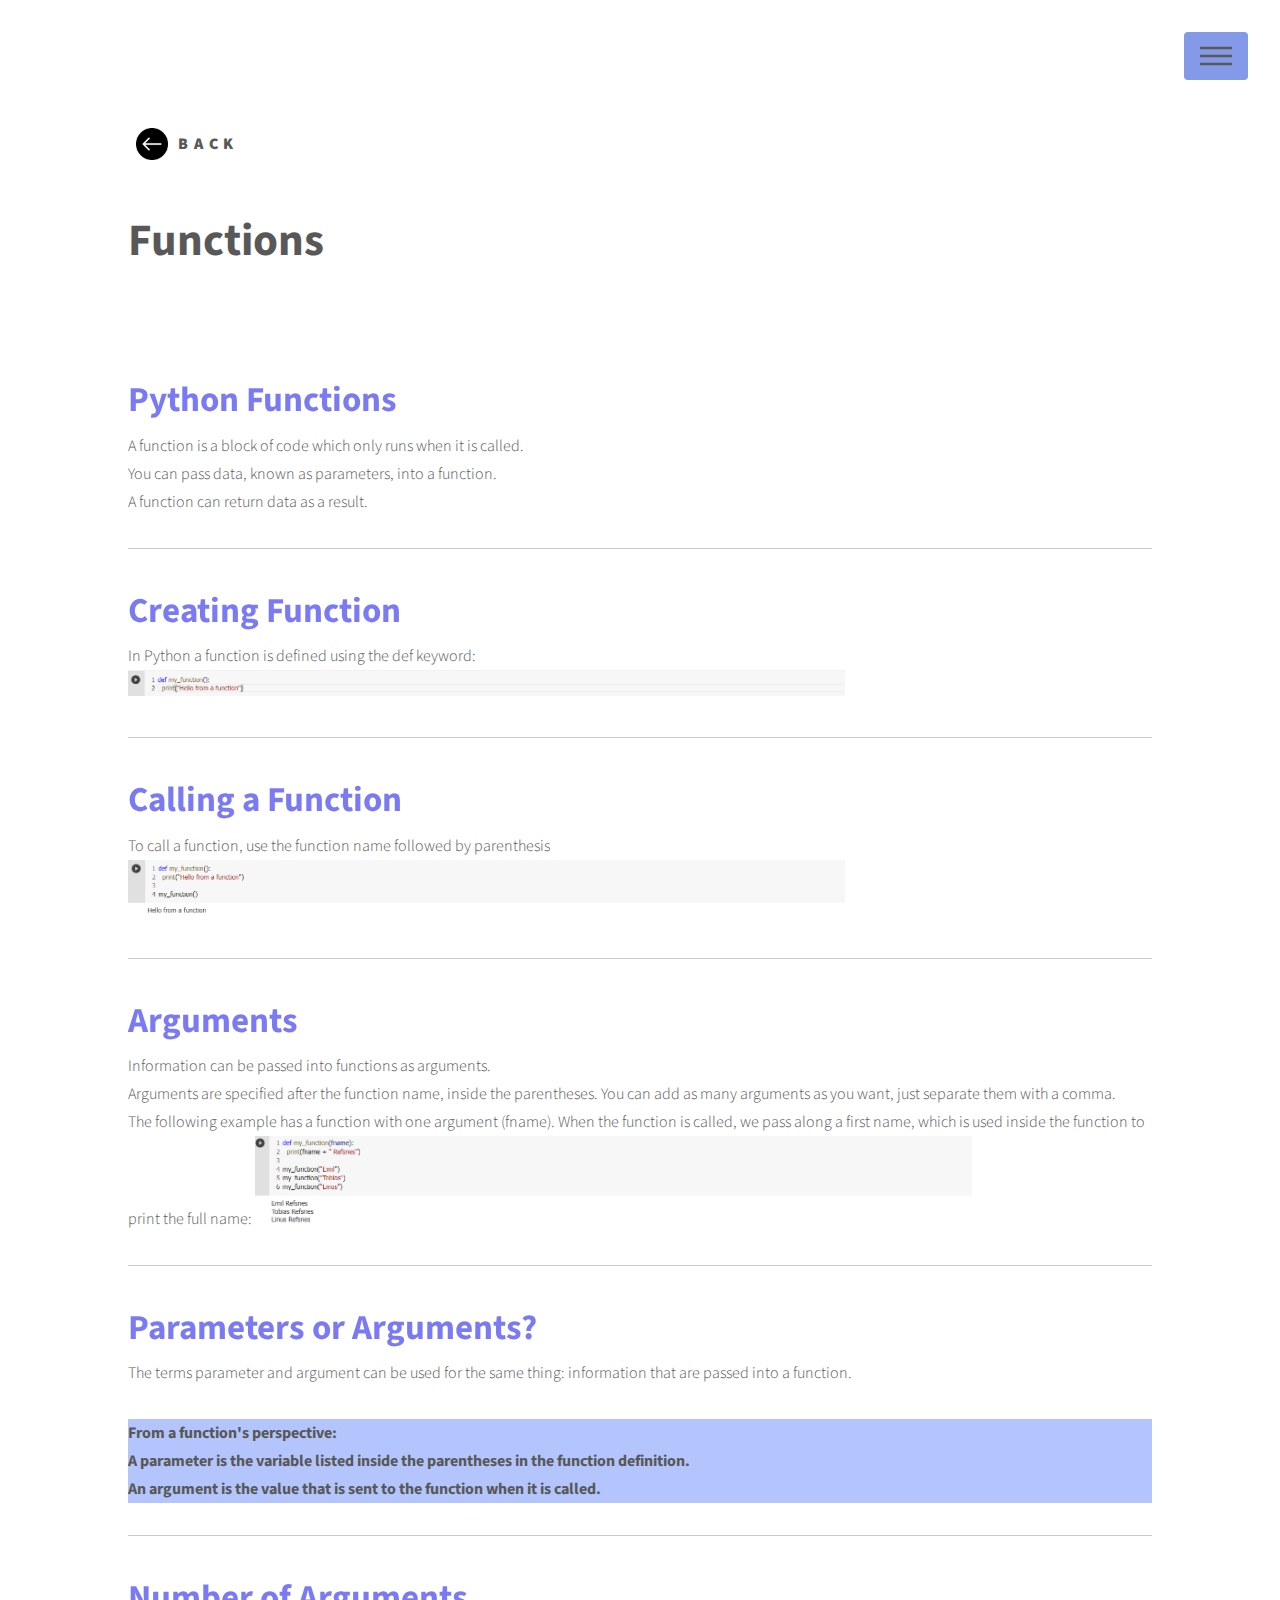
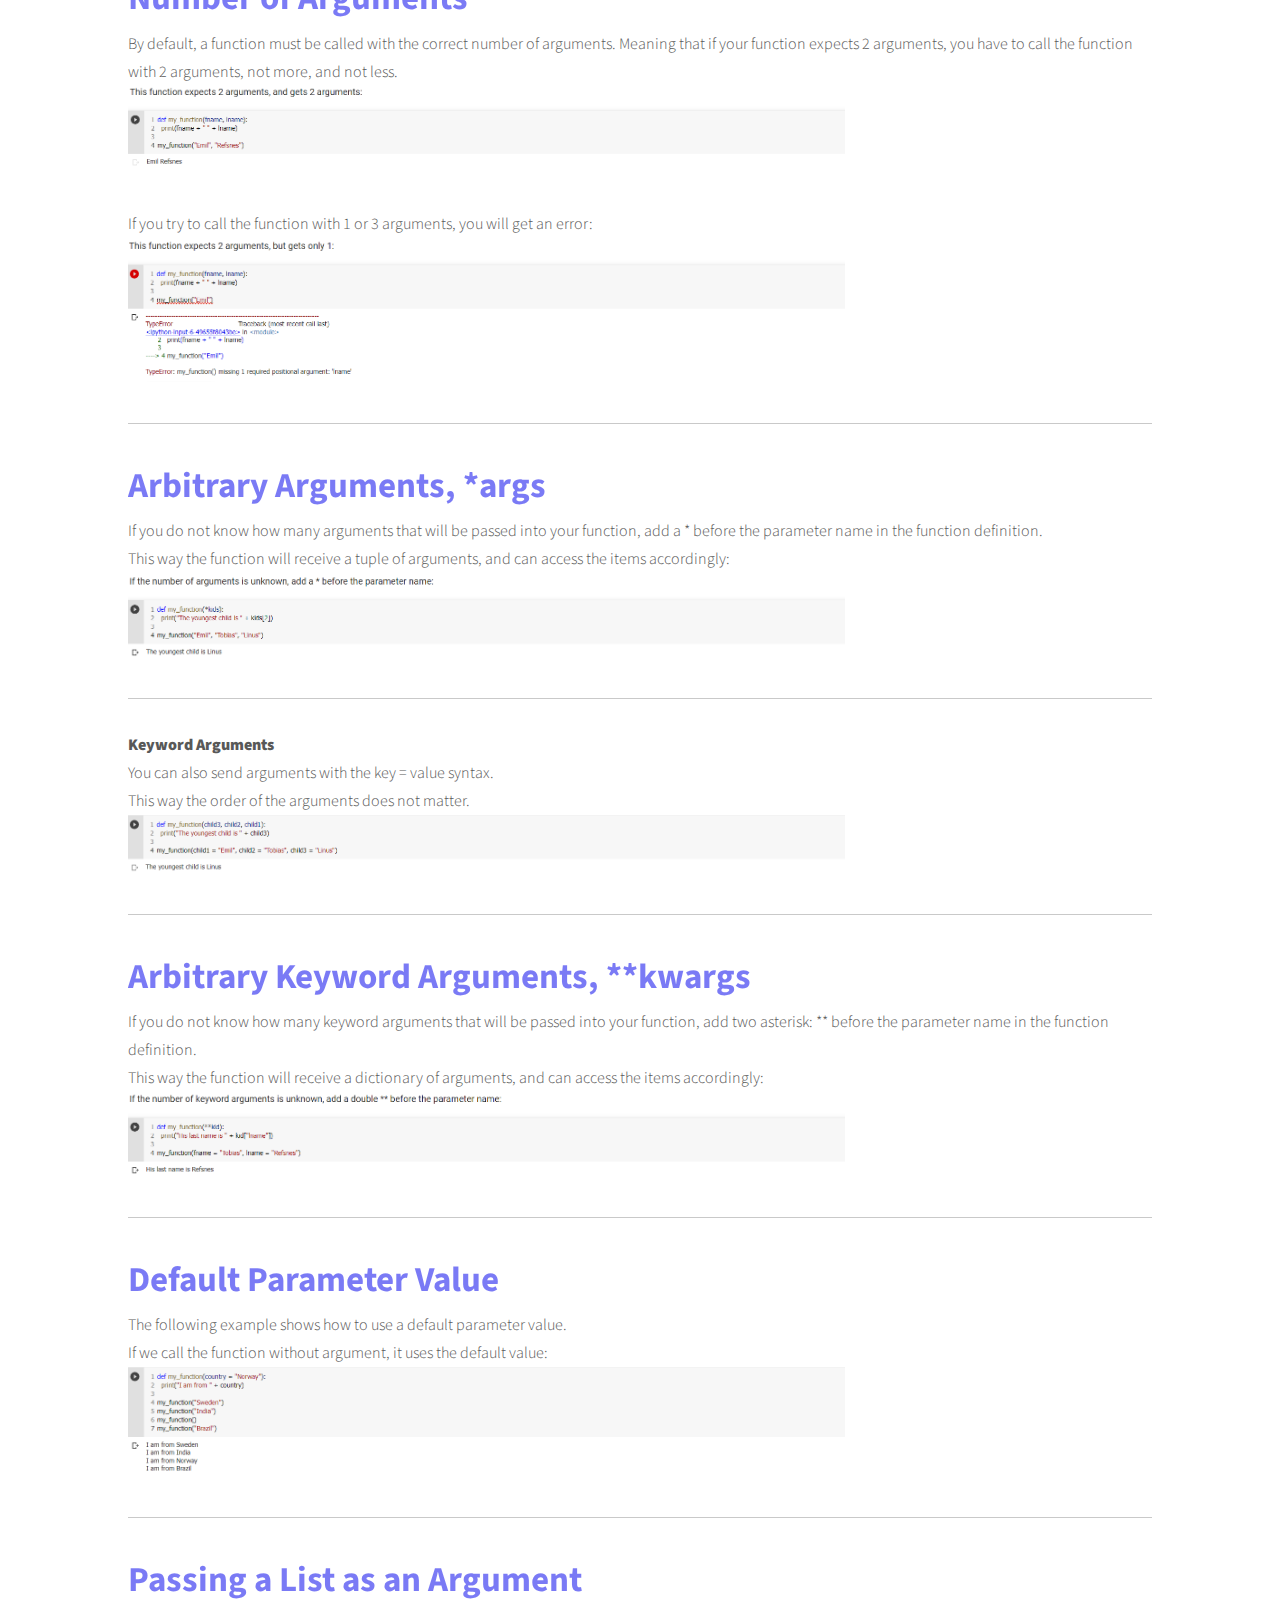
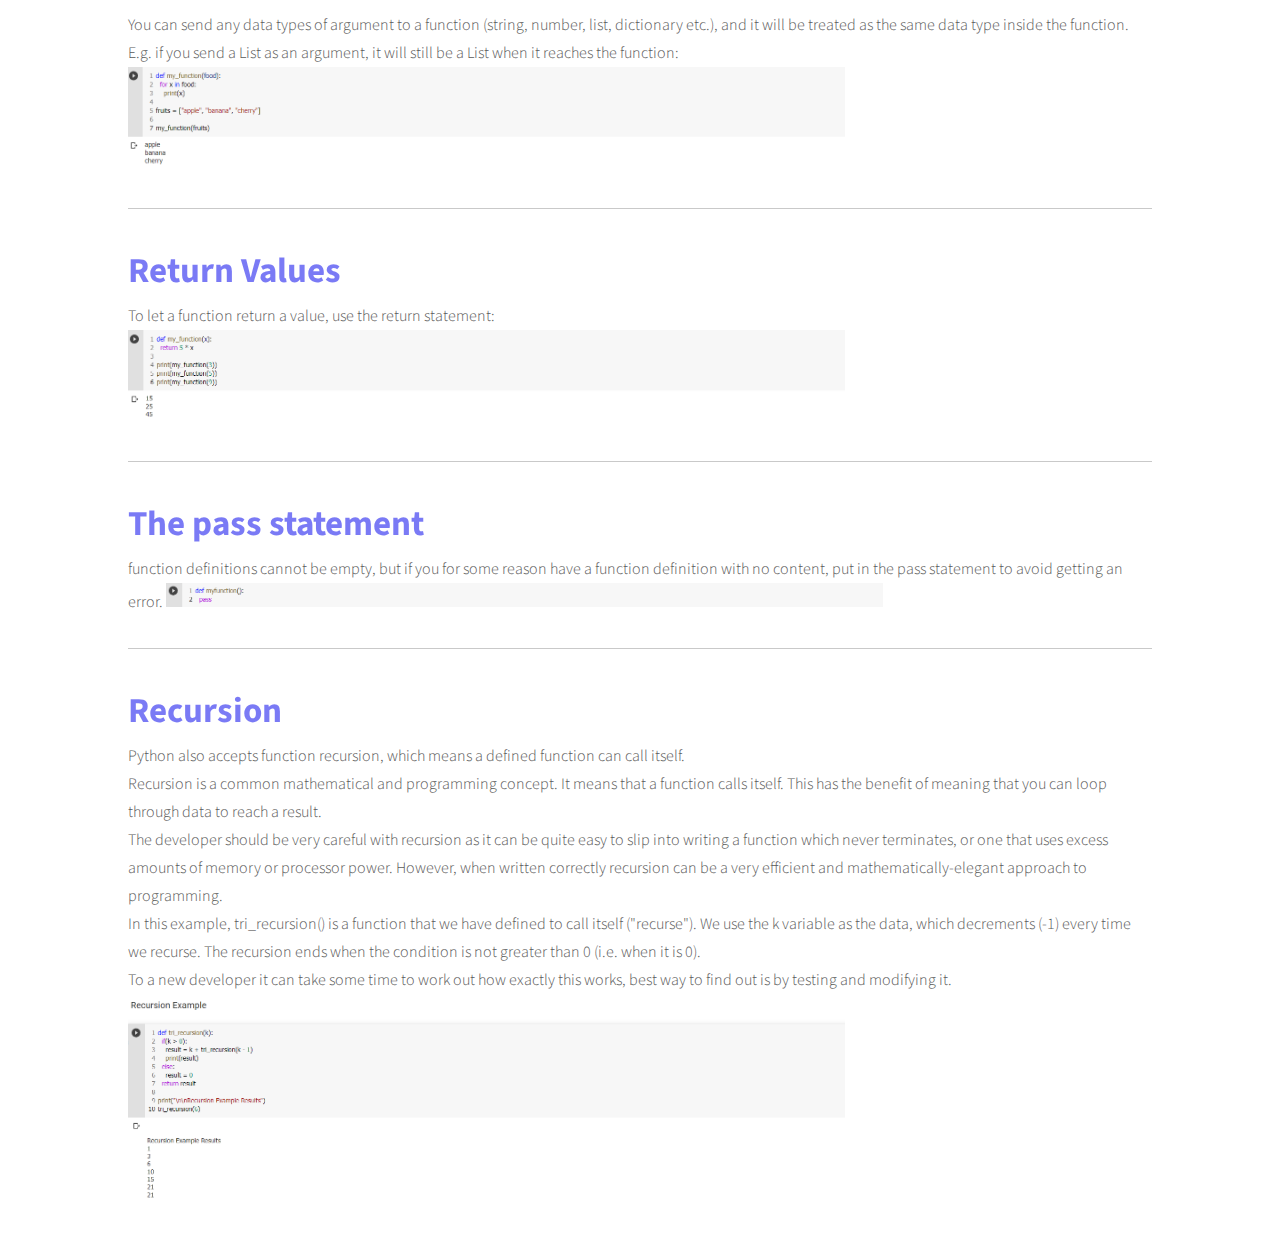
<file: L05.html>
<!DOCTYPE HTML>
<!--
	Phantom by HTML5 UP
	html5up.net | @ajlkn
	Free for personal and commercial use under the CCA 3.0 license (html5up.net/license)
-->
<html>
	<head>
		<title>LECTURE05</title>
		<meta charset="utf-8" />
		<meta name="viewport" content="width=device-width, initial-scale=1, user-scalable=no" />
		<link rel="stylesheet" href="assets/css/main.css" />
		<noscript><link rel="stylesheet" href="assets/css/noscript.css" /></noscript>
	</head>
	<body class="is-preload">
		<!-- Wrapper -->
			<div id="wrapper">

				<!-- Header -->
					<header id="header">
						<div class="inner">

							<!-- Logo -->
								<a href="index.html" class="logo">
									<span class="symbol"><img src="images/back.jpg" alt="" /></span><span class="title">BACK</span>
								</a>

							<!-- Nav -->
								<nav>
									<ul>
										<li><a href="#menu">Menu</a></li>
									</ul>
								</nav>

						</div>
					</header>

				<!-- Menu -->
					<nav id="menu">
						<h2>Menu</h2>
						<ul>
							<li><a href="index.html">Home</a></li>
							<li><a href="#Python Functions">Python Functions</a></li>
							<li><a href="#Creating Function">Creating Function</a></li>
							<li><a href="#Calling a Function">Calling a Function</a></li>
							<li><a href="#Arguments">Arguments</a></li>
							<li><a href="#Parameters or Arguments?">Parameters or Arguments?</a></li>
							<li><a href="#Number of Arguments">Number of Arguments</a></li>
							<li><a href="#Arbitrary Arguments, *args">Arbitrary Arguments, *args</a></li>
                            <li><a href ="#Keyword Arguments">Keyword Arguments</a></li>
                            <li><a href = "#Arbitrary Keyword Arguments, **kwargs">Arbitrary Keyword Arguments, **kwargs</a></li>
						</ul>
					</nav>
                    <style>
                        .container{
                            max-width: 80%;
							margin:0 auto;
                        }
                        .size45{
                            font-size: 45px;
							font-weight: bold;
                        }
                        .topiccolor{
                            font-size:35px;font-weight:bold ;background-color: rgb(122, 122, 245); -webkit-background-clip: text; -webkit-text-fill-color: transparent;
                        }
                        
                    </style>
                    <div class="container">
                        <body>
                            <p style="text-align: left" class="size45">Functions</p>
                        </body>
                        <p><b class="topiccolor"><a id ="Python Functions"></a>Python Functions</b><br>
                            A function is a block of code which only runs when it is called.<br>

                            You can pass data, known as parameters, into a function.<br>
                            
                            A function can return data as a result.
                        </p>
                        <hr>
                        <p></p>
                        <p><b class ="topiccolor"><a id="Creating  a Function"></a>Creating Function</b><br>
                        In Python a function is defined using the def keyword:
                        <img src="images/fun1.png" width="70%"> </p>
                        <hr>
                        <p></p>
                        <p><b class = "topiccolor"><a id="Calling a Function"></a>Calling a Function</b><br>
                        To call a function, use the function name followed by parenthesis
                        <img src="images/fun2.png" width="70%"></p>
                        <hr>
                        <p></p>
                        <p><b class="topiccolor"><a id="Arguments"></a>Arguments</b><br>
                            Information can be passed into functions as arguments.<br>

                            Arguments are specified after the function name, inside the parentheses. You can add as many arguments as you want, just separate them with a comma.<br>

                            The following example has a function with one argument (fname). When the function is called, we pass along a first name, which is used inside the function to print the full name:
                         <img src="images/fun3.png" width="70%">
                        </p>
                        <hr>
                        <p></p>
                        <p><b class="topiccolor"><a id="Parameters or Arguments?"></a>Parameters or Arguments?</b><br>
                            
                            The terms parameter and argument can be used for the same thing: information that are passed into a function.<br>
                            <p style="background-color: rgba(177, 195, 252, 0.973);font-weight: bold;">
                            From a function's perspective:<br>

                            A parameter is the variable listed inside the parentheses in the function definition.<br>

                            An argument is the value that is sent to the function when it is called.
                            </p>
                        </p>
                        
                        <hr>
                        <p></p>
                        <p><b class ="topiccolor"><a id="Number of Arguments"></a>Number of Arguments</b><br>
                            By default, a function must be called with the correct number of arguments. Meaning that if your function expects 2 arguments, you have to call the function with 2 arguments, not more, and not less.<br>
                        <img src="images/fun4.png" width="70%"><br>
                        <p></p>
                        If you try to call the function with 1 or 3 arguments, you will get an error:
                        <img src="images/fun5.png" width="70%">
                        </p> 
                        <hr>
                        <p></p>
                        <p><b class="topiccolor"><a id="Arbitrary Arguments, *args"></a>Arbitrary Arguments, *args</b><br>
                            If you do not know how many arguments that will be passed into your function, add a * before the parameter name in the function definition.<br>

                            This way the function will receive a tuple of arguments, and can access the items accordingly:
                        <img src="images/fun6.png" width="70%">
                        </p>
                        <hr>
                        <p></p>
                        <p><b clsss ="topiccolor"><a id ="Keyword Arguments"></a>Keyword Arguments</b><br>
                            You can also send arguments with the key = value syntax.<br>

                            This way the order of the arguments does not matter.
                        <img src="images/fun7.png" width="70%">
                        </p>
                        <hr>
                        <p></p>
                        <p><b class="topiccolor"><a id="Arbitrary Keyword Arguments, **kwargs"></a>Arbitrary Keyword Arguments, **kwargs</b><br>
                            If you do not know how many keyword arguments that will be passed into your function, add two asterisk: ** before the parameter name in the function definition.<br>
                            This way the function will receive a dictionary of arguments, and can access the items accordingly:
                            <img src="images/fun8.png" width="70%">
                        </p>
                        <hr>
                        <p></p>
                        <p><b class="topiccolor"><a id="Default Parameter Value"></a>Default Parameter Value</b><br>
                            The following example shows how to use a default parameter value.<br>

                            If we call the function without argument, it uses the default value: 
                        <img src="images/fun9.png" width="70%">                      
                        </p>
                        <hr>
                        <p></p>
                        <p><b class = "topiccolor"><a id="Passing a List as an Argument"></a>Passing a List as an Argument</b><br>
                            You can send any data types of argument to a function (string, number, list, dictionary etc.), and it will be treated as the same data type inside the function.<br>

                            E.g. if you send a List as an argument, it will still be a List when it reaches the function:
                        <img src ="images/fun10.png" width="70%">
                        </p>
                        <hr>
                        <p></p>
                        <p><b class="topiccolor"><a id="Return Values"></a>Return Values</b><br>
                            To let a function return a value, use the return statement:
                        <img src="images/fun11.png" width="70%">
                        </p>
                        <hr>
                        <p>
                        </p>
                        <p><b class="topiccolor"><a id="The pass statement"></a>The pass statement</b><br>
                        function definitions cannot be empty, but if you for some reason have a function definition with no content, put in the pass statement to avoid getting an error.
                        <img src ="images/fun12.png" width="70%">
                        </p>
                        <hr>
                        <p></p>
                        <p><b class="topiccolor"><a id="Recursion"></a>Recursion</b><br>
                            Python also accepts function recursion, which means a defined function can call itself.<br>

                            Recursion is a common mathematical and programming concept. It means that a function calls itself. This has the benefit of meaning that you can loop through data to reach a result.<br>
                            
                            The developer should be very careful with recursion as it can be quite easy to slip into writing a function which never terminates, or one that uses excess amounts of memory or processor power. However, when written correctly recursion can be a very efficient and mathematically-elegant approach to programming.<br>
                            
                            In this example, tri_recursion() is a function that we have defined to call itself ("recurse"). We use the k variable as the data, which decrements (-1) every time we recurse. The recursion ends when the condition is not greater than 0 (i.e. when it is 0).<br>
                            
                            To a new developer it can take some time to work out how exactly this works, best way to find out is by testing and modifying it.
                        <img src="images/fun13.png" width="70%">
                        
                        </p>
                    </div>

        <script src="assets/js/jquery.min.js"></script>
        <script src="assets/js/browser.min.js"></script>
        <script src="assets/js/breakpoints.min.js"></script>
        <script src="assets/js/util.js"></script>
        <script src="assets/js/main.js"></script>
</file>
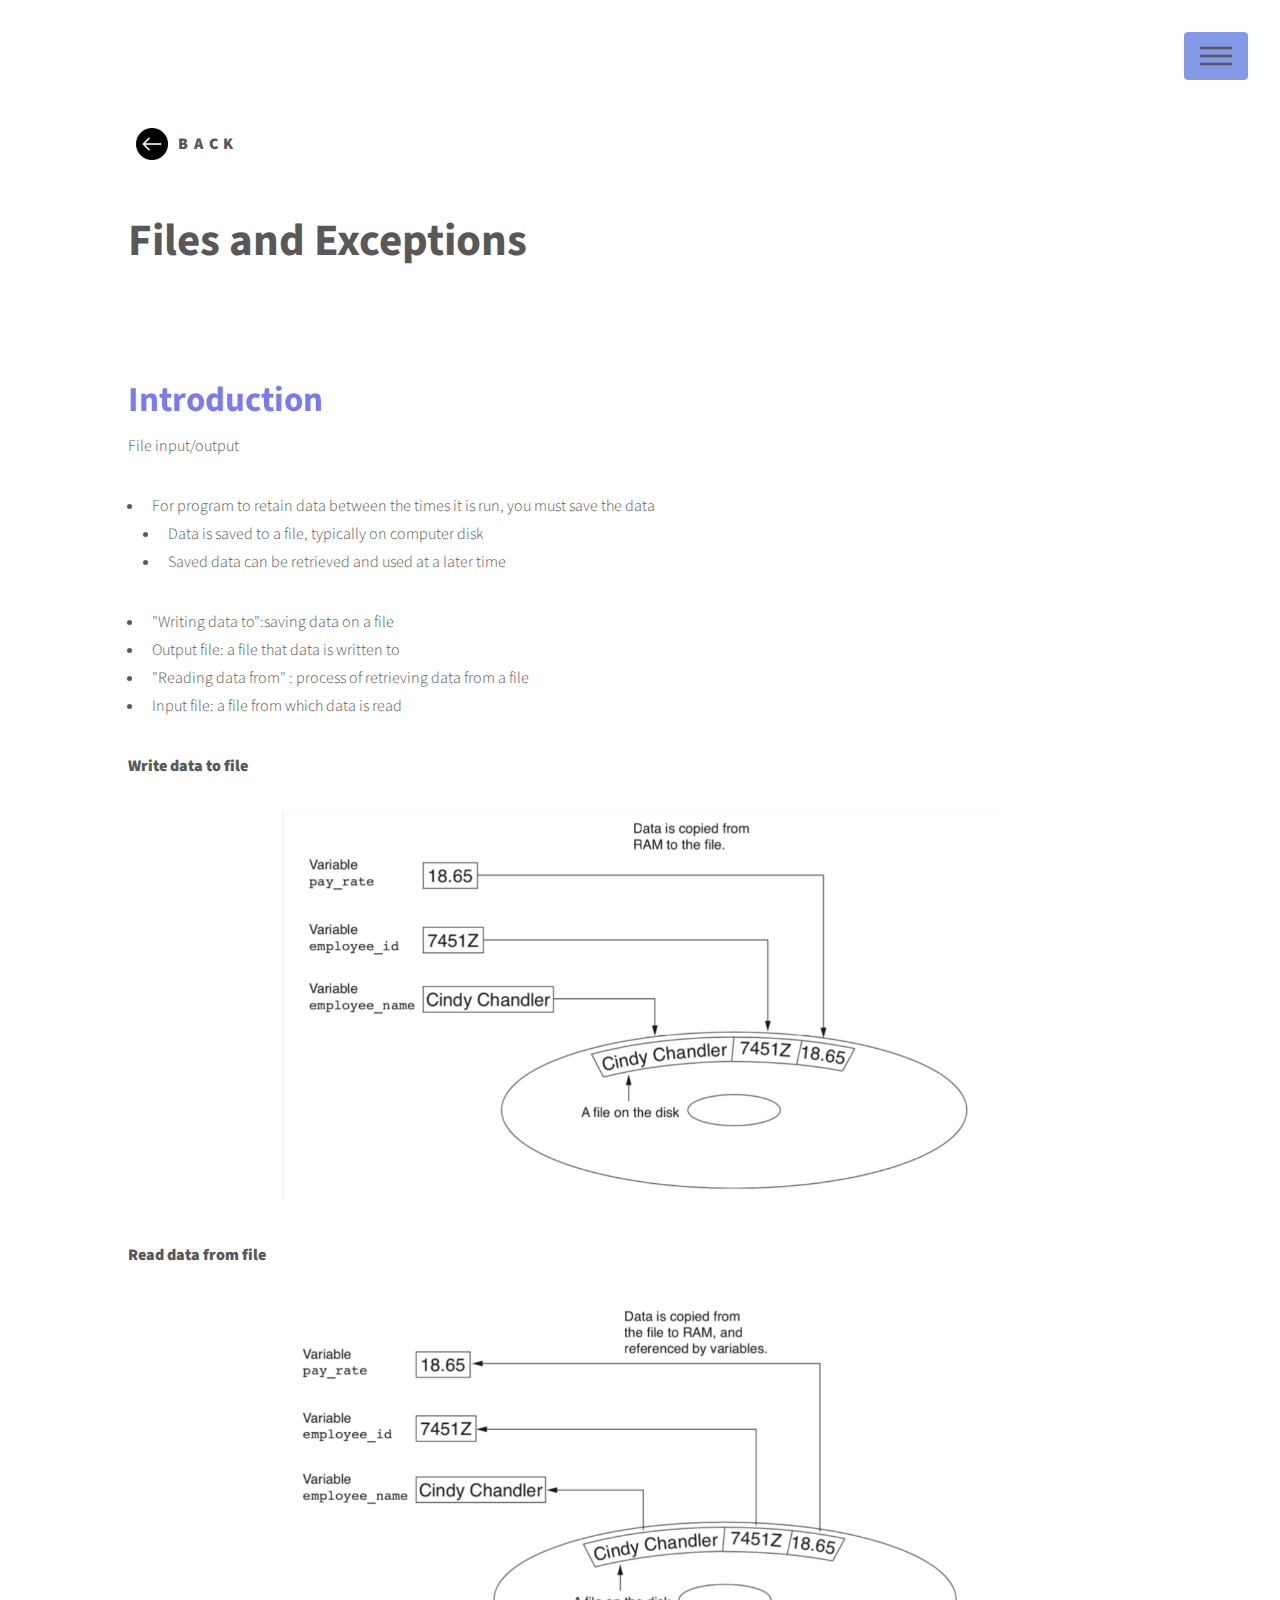
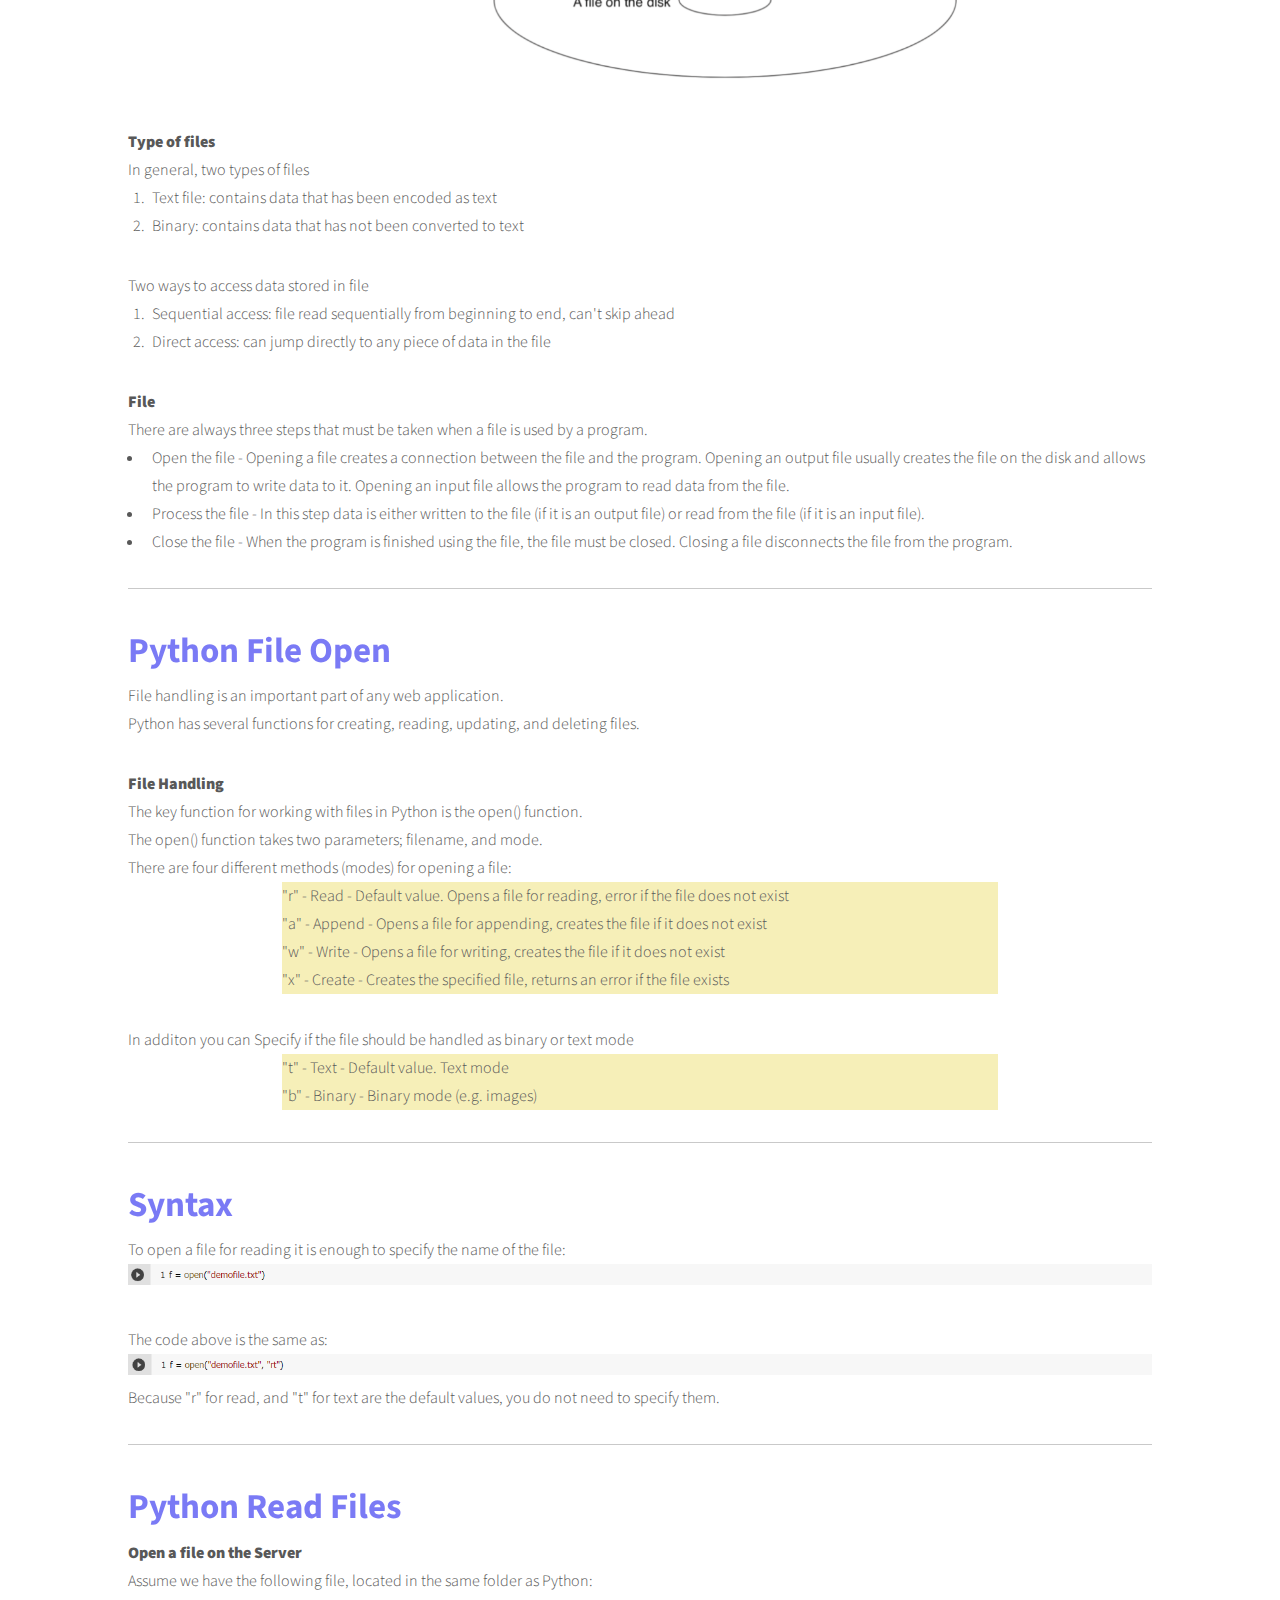
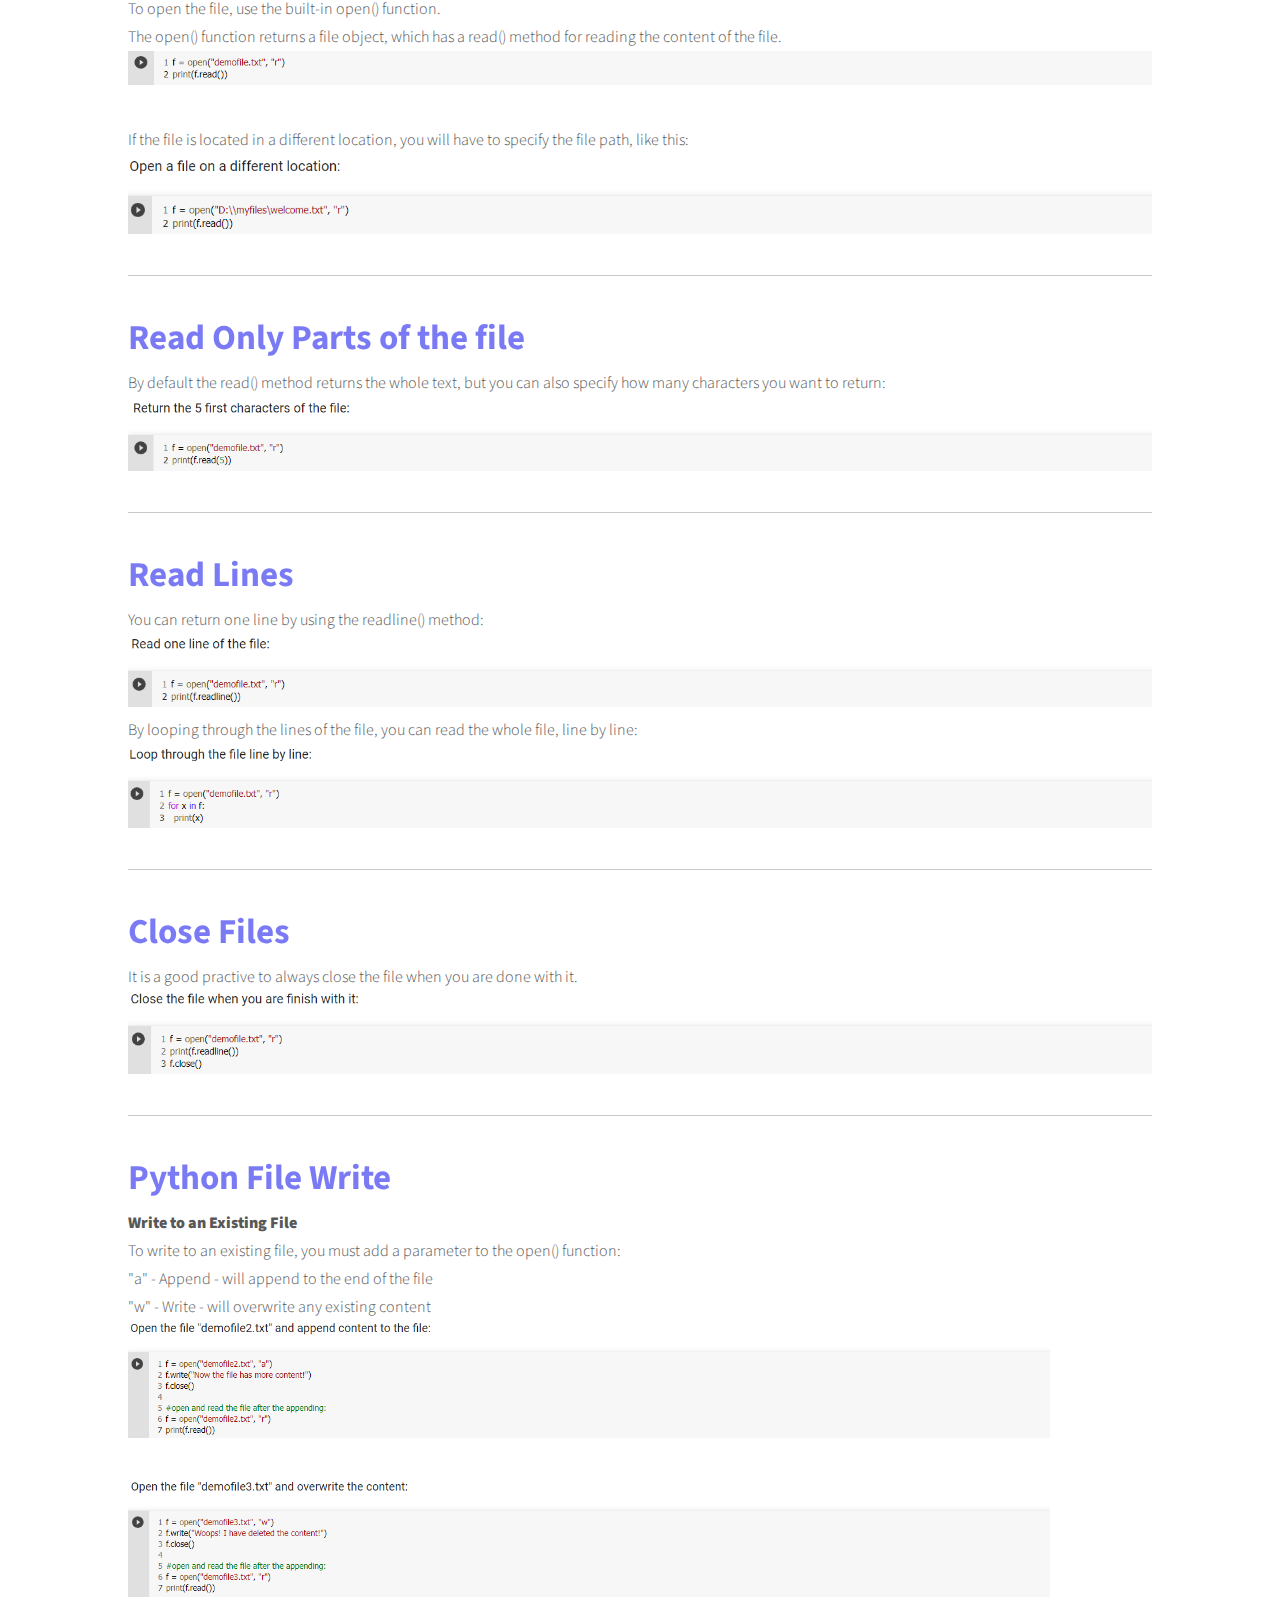
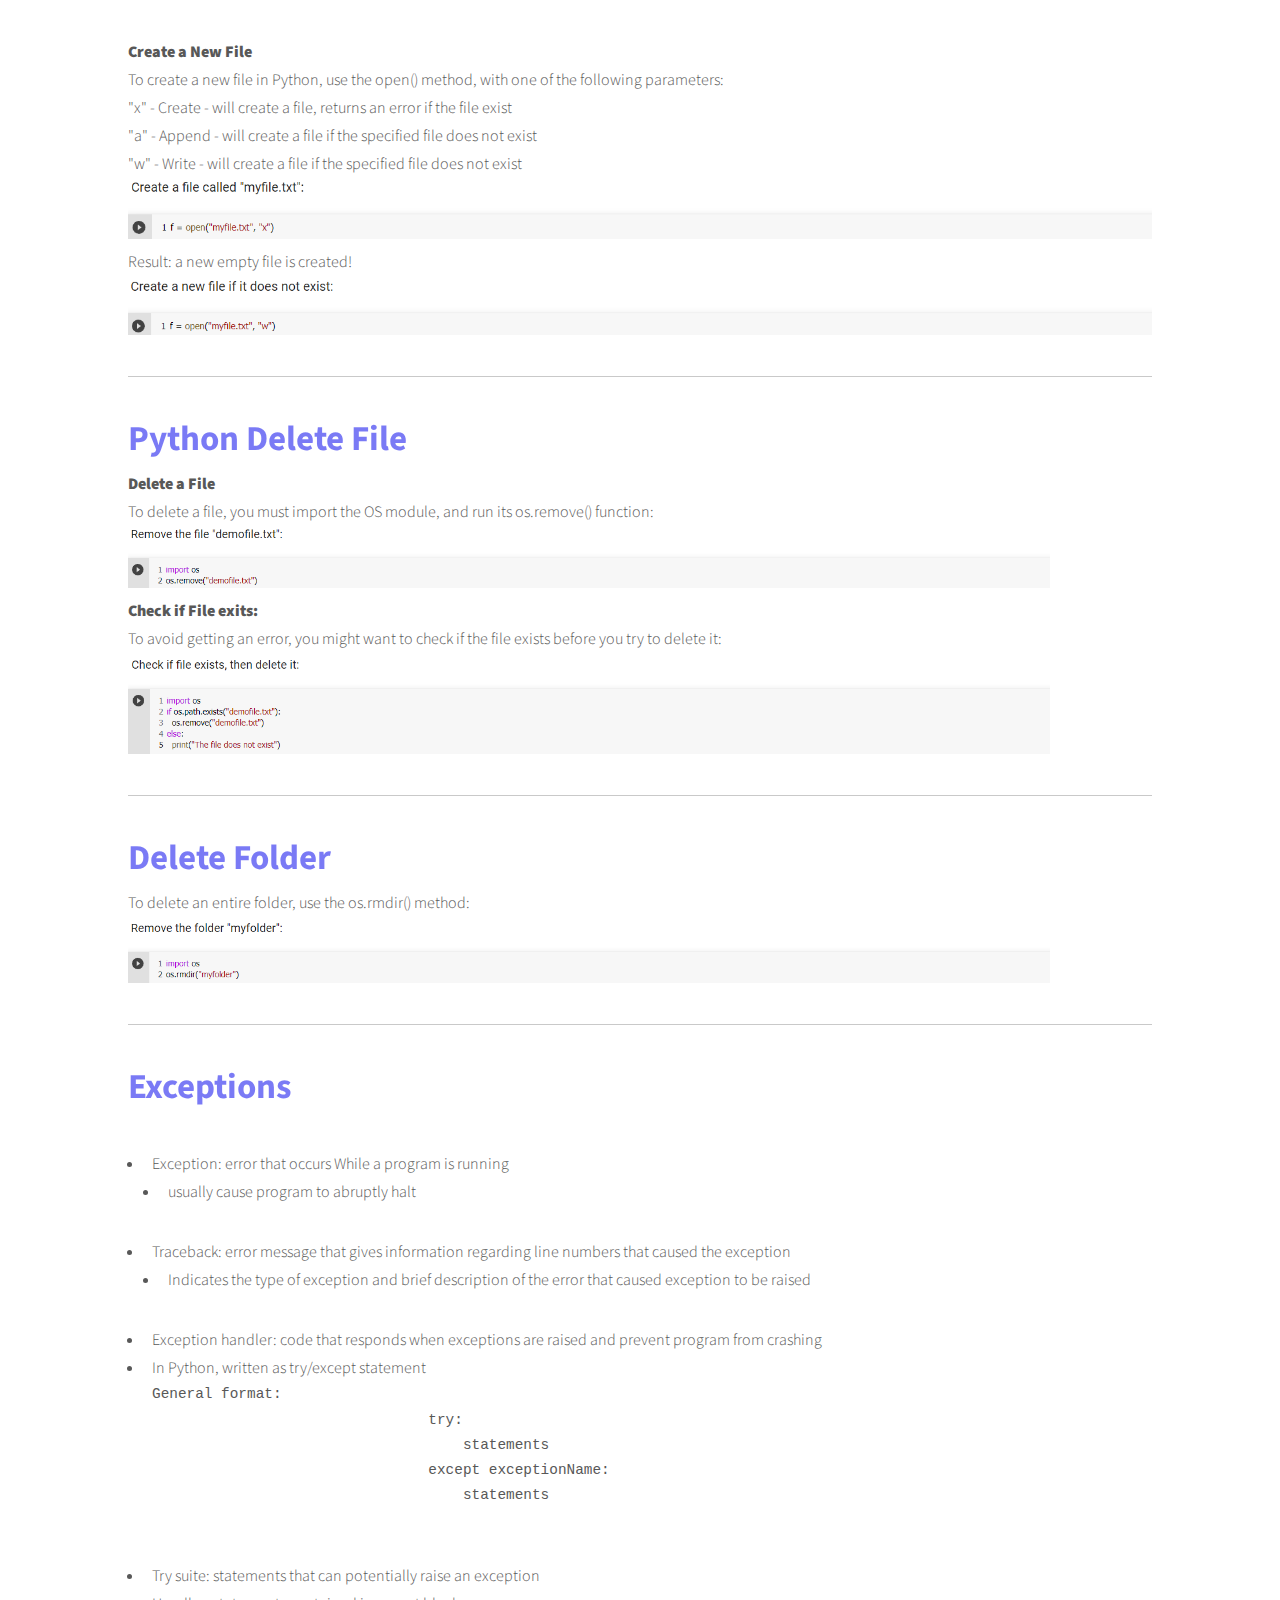
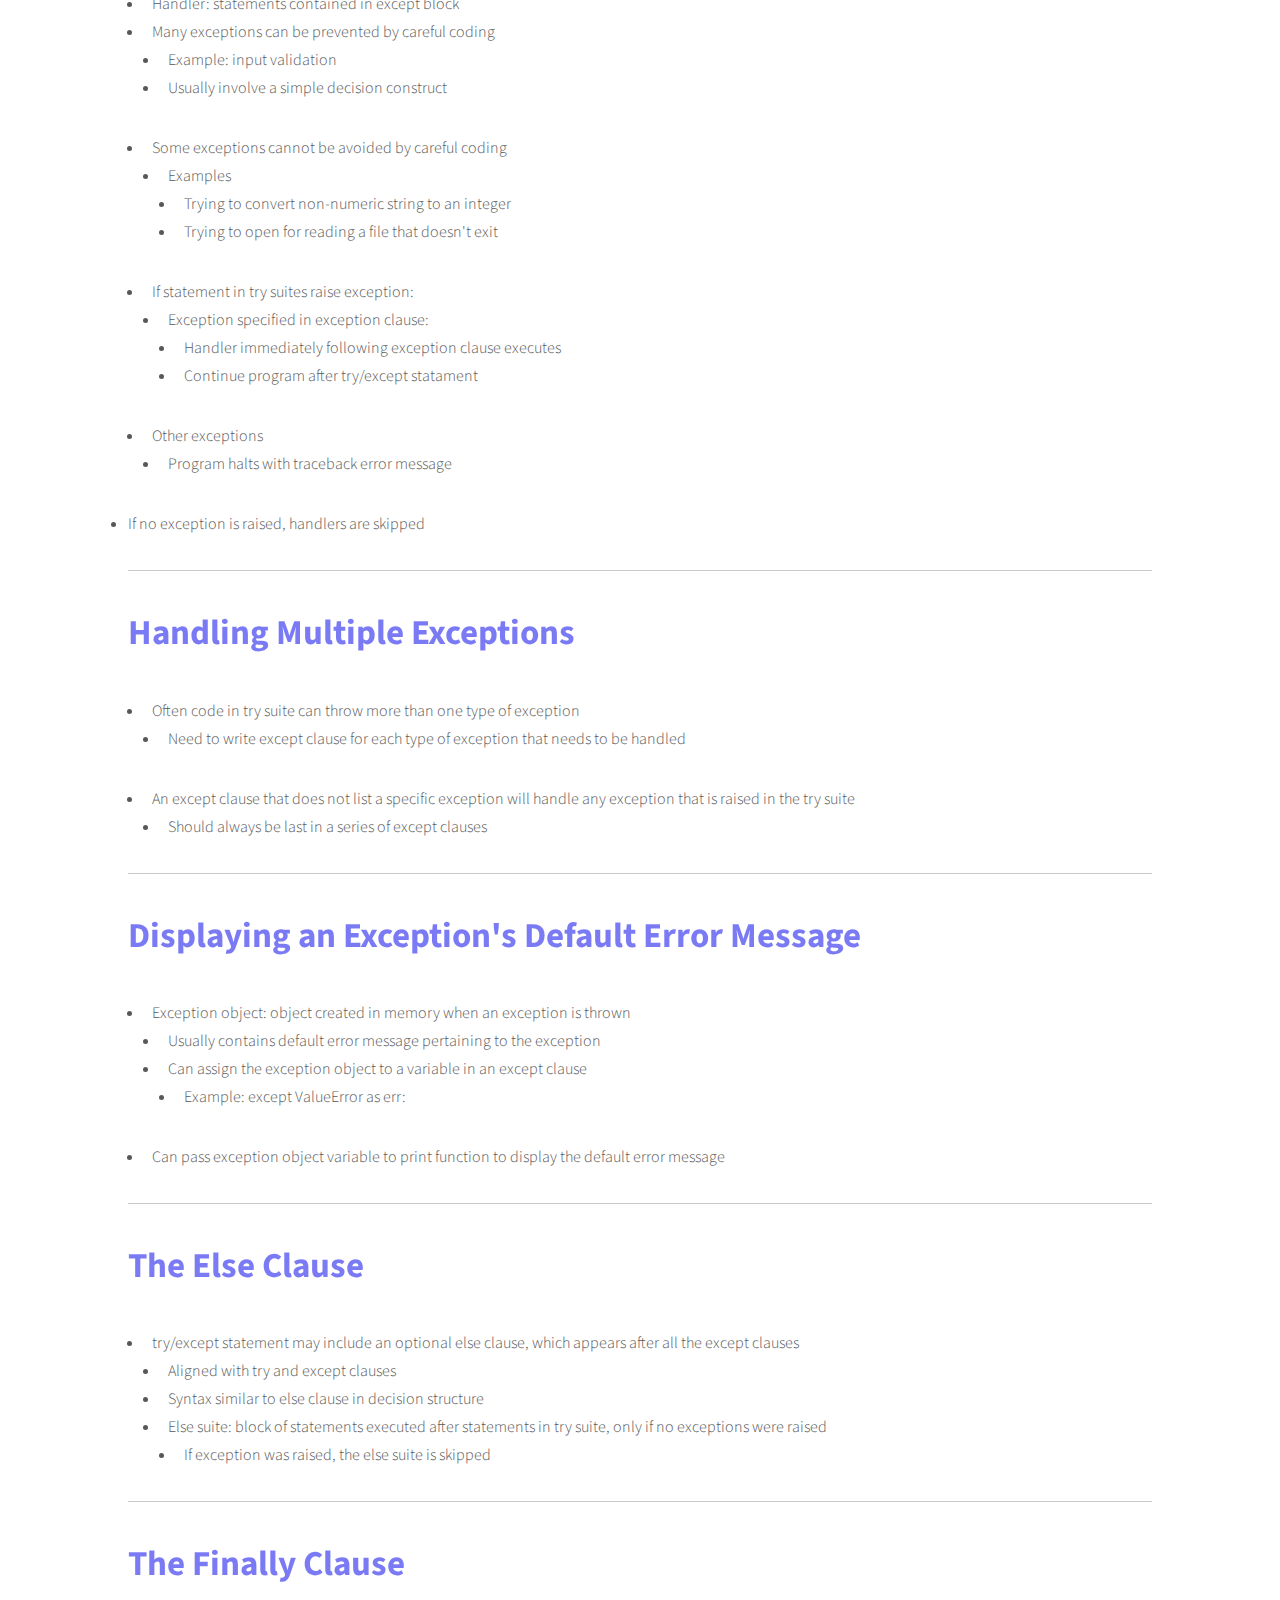
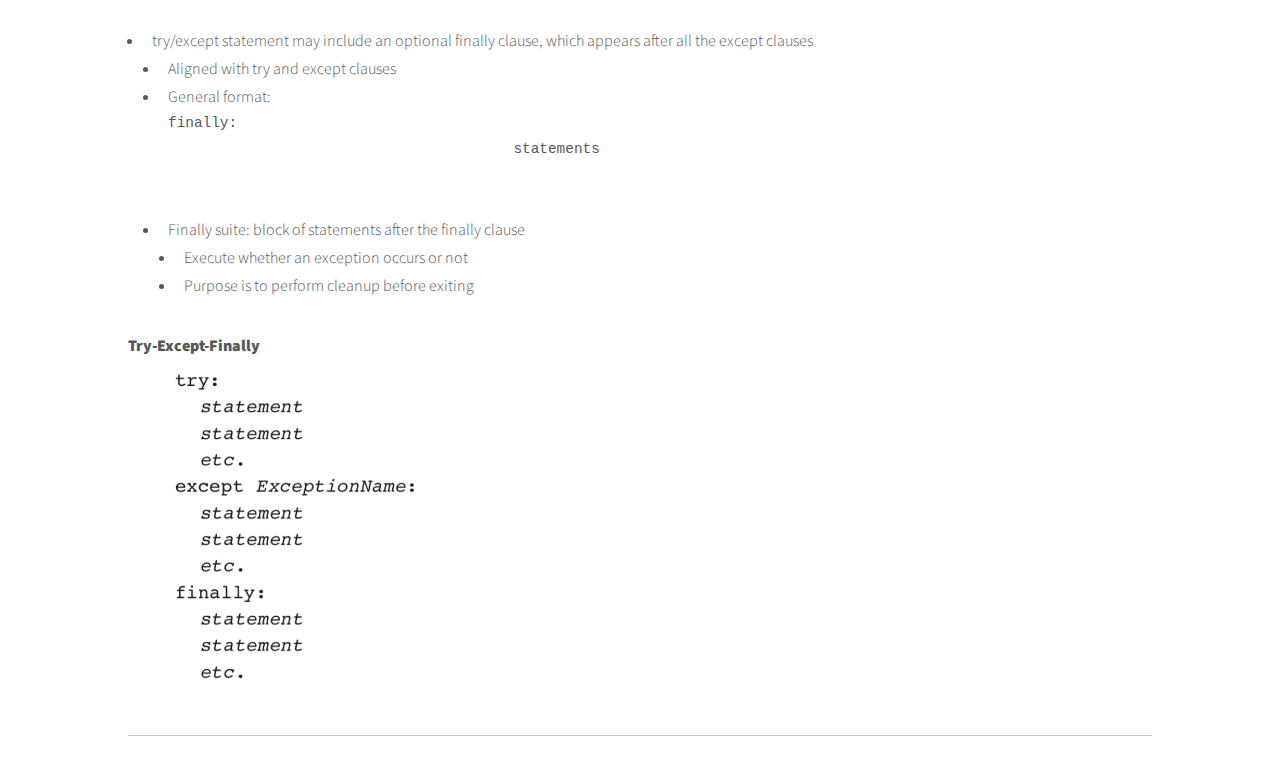
<file: L06.html>
<!DOCTYPE HTML>
<!--
	Phantom by HTML5 UP
	html5up.net | @ajlkn
	Free for personal and commercial use under the CCA 3.0 license (html5up.net/license)
-->
<html>
	<head>
		<title>LECTURE06</title>
		<meta charset="utf-8" />
		<meta name="viewport" content="width=device-width, initial-scale=1, user-scalable=no" />
		<link rel="stylesheet" href="assets/css/main.css" />
		<noscript><link rel="stylesheet" href="assets/css/noscript.css" /></noscript>
	</head>
	<body class="is-preload">
		<!-- Wrapper -->
			<div id="wrapper">

				<!-- Header -->
					<header id="header">
						<div class="inner">

							<!-- Logo -->
								<a href="index.html" class="logo">
									<span class="symbol"><img src="images/back.jpg" alt="" /></span><span class="title">BACK</span>
								</a>

							<!-- Nav -->
								<nav>
									<ul>
										<li><a href="#menu">Menu</a></li>
									</ul>
								</nav>

						</div>
					</header>

				<!-- Menu -->
					<nav id="menu">
						<h2>Menu</h2>
						<ul>
							<li><a href="index.html">Home</a></li>
							<li><a href="#Introduction">Introduction</a></li>
							<li><a href="#Python File Open">Python File Open</a></li>
							<li><a href="#Syntax">Syntax</a></li>
							<li><a href="#Python Read Files">Python Read Files</a></li>
							<li><a href="#Read Only Parts of the file">Read Only Parts of the file</a></li>
							<li><a href="#Read Lines">Read Lines</a></li>
							<li><a href="#Close Files">Close Files</a></li>
                            <li><a href="#Python File Write">Python File Write</a></li>
                            <li><a href="#Python Delete File">Python Delete File</a></li>
                            <li><a href="#Delete Folder">Delete Folder</a></li>
                            <li><a href="#Handling Multiple Exceptions">Handling Multiple Exceptions</a></li>
                            <li><a href="#Displaying an Exception's Default Error Message">Displaying an Exception's Default Error Message</a></li>
                            <li> <a href="#The Else Clause">The Else Clause</a></li>
                            <li> <a href="#The Finally Clause">The Finally Clause</a></li>
						</ul>
					</nav>
                    <style>
                        .container{
                            max-width: 80%;
							margin:0 auto;
                        }
                        .size45{
                            font-size: 45px;
							font-weight: bold;
                        }
                        .topiccolor{
                            font-size:35px;font-weight:bold ;background-color: rgb(122, 122, 245); -webkit-background-clip: text; -webkit-text-fill-color: transparent;
                        }
                        
                    </style>
                    <div class="container">
                        <p style="text-align: left" class="size45">Files and Exceptions</p>
                        <p><b class="topiccolor"><a id="Introduction"></a>Introduction</b><br>
                        File input/output 
                        <ul>
                            <li>For program to retain data between the times it is run, you must save the data </li>
                            <ul>
                                <li>Data is saved to a file, typically on computer disk</li>
                                <li>Saved data can be retrieved and used at a later time</li></ul>
                        
                            <li>"Writing data to":saving data on a file</li>
                            <li>Output file: a file that data is written to</li>
                            <li>"Reading data from" : process of retrieving data from a file</li>
                            <li>Input file: a file from which data is read</li>
                        </ul>
                        <b>Write data to file</b><br>
                        <p></p>
                        <center>
                            <img src="images/file1.png" width="70%">
                        </center>
                        <p></p>
                        <b>Read data from file</b><br>
                        <p></p>
                        <center>
                            <img src="images/file2.png" width="70%">
                        </center>
                        <p></p>
                        <b>Type of files</b><br>
                        In general, two types of files<br>
                        <ol class="numeric">
                            <li>Text file: contains data that has been encoded as text</li>
                            <li>Binary: contains data that has not been converted to text</li>
                        </ol>
                        Two ways to access data stored  in file<br>
                        <ol class="numeric">
                            <li>Sequential access: file read sequentially from beginning to end, can't skip ahead</li>
                            <li>Direct access: can jump directly to any piece of data in the file</li>
                        </ol>
                        <b>File</b><br>
                        There are always three steps that must be taken when a file is used by a program.
                        <ul>
                            <li>Open the file - Opening a file creates a connection between the file and the program.

                                Opening an output file usually creates the file on the disk and allows the program to
                                
                                write data to it. Opening an input file allows the program to read data from the file.</li>
                            <li>Process the file - In this step data is either written to the file (if it is an output file) or read

                                from the file (if it is an input file).</li>
                            <li>Close the file - When the program is finished using the file, the file must be closed.

                                Closing a file disconnects the file from the program.</li>
                        </ul>

                        </p>
                        <hr>
                        <p></p>
                        <p><b class="topiccolor"><a id="Python File Open"></a>Python File Open</b><br>
                            File handling is an important part of any web application.<br>

                            Python has several functions for creating, reading, updating, and deleting files.<br>
                            <p></p>
                            <b>File Handling</b><br>
                            The key function for working with files in Python is the open() function.<br>
                            The open() function takes two parameters; filename, and mode.<br>                               
                            There are four different methods (modes) for opening a file:<br>
                            <center>
                            <p style="background-color:#f5eeb2ec; width:70%; text-align: left;">
                                "r" - Read - Default value. Opens a file for reading, error if the file does not exist<br>

                                "a" - Append - Opens a file for appending, creates the file if it does not exist<br>
                                
                                "w" - Write - Opens a file for writing, creates the file if it does not exist<br>
                                
                                "x" - Create - Creates the specified file, returns an error if the file exists<br>
                            </p></center>
                            In additon you can Specify if the file should be handled as binary or text mode
                            <center><p style="background-color:#f5eeb2ec; width:70%; text-align: left;">
                                "t" - Text - Default value. Text mode<br>
                                "b" - Binary - Binary mode (e.g. images)
                            </p></center>
                            
                        </p>
                        <hr>
                        <p></p>
                        <p><b class="topiccolor"><a id="Syntax"></a>Syntax</b><br>
                        To open a file for reading it is enough to specify the name of the file:
                            <img src="images/file3.png" width="100%">
                            <p></p>
                        The code above is the same as:<br>
                            <img src="images/file4.png" width="100%"><br>
                            Because "r" for read, and "t" for text  are the default values, you do not need to specify them.
                        </p>
                        <hr>
                        <p></p>
                        <p><b class ="topiccolor"><a id="Python Read Files"></a>Python Read Files</b><br>
                        <b>Open a file on the Server</b><br>
                        Assume we have the following file, located in the same folder as Python:<br>
                        To open the file, use the built-in open() function.<br>
                        The open() function returns a file object, which has a read() method for reading the content of the file.
                        <img src="images/file5.png" width="100%">
                        <p></p>
                        If the file is located in a different location, you will have to specify the file path, like this:
                        <img src="images/file6.png" width="100%">
                        </p>
                        <hr>
                        <p></p>
                        <p><b class="topiccolor"> <a id="Read Only Parts of the file"></a>Read Only Parts of the file</b><br>
                        By default the read() method returns the whole text, but you can also specify how many characters you want to return:
                            <img src="images/file7.png" width="100%">
                        </p>
                        <hr>
                        <p></p>
                        <p><b class="topiccolor"><a id="Read Lines"></a>Read Lines</b><br>
                        You can return one line by using the readline() method:
                            <img src="images/file8.png" width="100%"><br>
                            By looping through the lines of the file, you can read the whole file, line by line:
                            <img src="images/file9.png" width="100%">

                        </p>
                        <hr>
                        <p></p>

                        <p><b class="topiccolor"><a id="Close Files"></a>Close Files</b><br>
                        It is a good practive to always close the file when you are done with it.
                        <img src="images/file10.png" width="100%">
                        </p>
                        <hr>
                        <p></p>
                        <p><b class="topiccolor"><a id="Python File Write"></a>Python File Write</b><br>
                        <b>Write to an Existing File</b><br>
                        To write to an existing file, you must add a parameter to the open() function:<br>
                        "a" - Append - will append to the end of the file<br>
                        "w" - Write - will overwrite any existing content<br>
                        <img src="images/file11.png" width="90%">
                        <p></p>
                        <img src="images/file13.png" width="90%">
                        <p></p>
                        <b>Create a New File</b><br>
                        To create a new file in Python, use the open() method, with one of the following parameters:<br>
                        "x" - Create - will create a file, returns an error if the file exist<br>
                        "a" - Append - will create a file if the specified file does not exist<br>
                        "w" - Write - will create a file if the specified file does not exist
                        <img src="images/file14.png" width="100%"><br>
                        Result: a new empty file is created!<br>
                        <img src="images/file15.png" width="100%">
                        </p>
                        <hr>
                        <p></p>
                        <p><b class="topiccolor"><a id="Python Delete File"></a>Python Delete File</b><br>
                        <b>Delete a  File</b><br>
                            To delete a file, you must import the OS module, and run its os.remove() function:
                            <img src="images/file16.png" width="90%"><br>
                            <b>Check if File exits:</b><br>
                            To avoid getting an error, you might want to check if the file exists before you try to delete it:<br>
                            <img src="images/file17.png" width="90%">
                        
                        </p>
                        <hr>
                        <p></p>
                        <p><b class="topiccolor"><a id="Delete Folder"></a>Delete Folder</b><br>
                        To delete an entire folder, use the os.rmdir() method:<br>
                        <img src="images/file18.png" width="90%">
                    
                        </p>
                        <hr>
                        <p></p>
                        <p><b class="topiccolor"><a id="Exceptions"></a>Exceptions</b><br>
                        <ul>
                            <li>Exception: error that occurs While a program is running</li>
                            <ul>
                            <li>usually cause program to abruptly halt</li>
                            </ul>
                            <li>Traceback: error message that gives information regarding line numbers that caused the exception</li>
                            <ul>
                            <li>Indicates the type of exception and brief description of the error that caused exception to be raised</li>
                            </ul>
                            <li>Exception handler: code that  responds when exceptions are raised  and prevent program from crashing</li>
                            <li>In Python, written as try/except statement <br>
                                
                                <pre >General format:
                                try:
                                    statements
                                except exceptionName:
                                    statements
                                </pre></li>
                            <li>Try suite: statements that can potentially raise an exception</li>
                            <li>Handler: statements contained in except block</li>
                            <li>Many exceptions can be prevented by careful coding</li>
                            <ul>
                                <li>Example: input validation</li>
                                <li>Usually involve a simple decision construct</li>
                            </ul>
                            <li>Some exceptions cannot be avoided by careful coding</li>
                            <ul>
                                <li>Examples</li>
                                <ul>
                                    <li>Trying to convert non-numeric string to an integer</li>
                                    <li>Trying to open for reading a file that doesn't exit</li>
                                </ul>
                                </ul>
                            <li>If statement in try suites raise exception:</li>
                                <ul>
                                    <li>Exception specified in exception clause:</li>
                                    <ul>
                                        <li>Handler immediately following exception clause executes</li>
                                        <li>Continue program after try/except statament</li>
                                    </ul>
                                    </ul>
                                    <li>Other exceptions </li>
                                    <ul>
                                        <li>Program halts with traceback error message</li>
                                    </ul>
                                </ul>
                                
                            </ul>
                            <li>If no exception is raised, handlers are skipped</li>
                        </ul></p>
                        <hr>
                        <p></p>
                        <p><b class="topiccolor"> <a id="Handling Multiple Exceptions"></a>Handling Multiple Exceptions</b><br>
                            <ul>
                                <li>Often code in try suite can throw more than one type of exception</li>
                                <ul>
                                    <li>Need to write except clause for each type of exception that needs to be handled</li>
                                </ul>
                                <li>An except clause that does not list a specific exception will handle any exception that is raised in the try suite</li>
                                <ul>
                                    <li>Should always be last in a series of except clauses</li>
                                </ul>

                            </ul>
                        </p>
                        <hr>
                        <p></p>
                        <p><b class="topiccolor"><a id ="Displaying an Exception's Default Error Message"></a>Displaying an Exception's Default Error Message</b><br>
                        <ul>
                            <li>Exception object: object created in memory when an exception is thrown</li>
                            <ul>
                                <li>Usually contains default error message pertaining to the exception</li>
                                <li>Can assign the exception object to a variable in an except clause</li>
                                <ul>
                                    <li>Example: except ValueError as err:</li>
                                </ul>
                            </ul>
                            <li>Can pass exception object variable to print function to display the default error message</li>
                        </ul>
                        </p>   
                        <hr>
                        <p></p>
                        <p><b class="topiccolor"><a id="The Else Clause"></a>The Else Clause</b><br>
                        <ul>
                            <li>try/except statement may include an optional else clause, which appears after all the except clauses</li>
                            <ul>
                                <li>Aligned with try and except clauses</li>
                                <li>Syntax similar to else clause in decision structure</li>
                                <li>Else suite: block of statements executed after statements in try suite, only if no exceptions were raised</li>
                                <ul>
                                    <li>If exception was raised, the else suite is skipped</li>
                                </ul>
                            </ul>

                        </ul></p> 
                        <hr>
                        <p></p>
                        <p><b class="topiccolor"><a id="The Finally Clause"></a>The Finally Clause</b><br>
                        <ul>
                            <li>try/except statement may include an optional finally clause, which appears after all the except clauses</li>
                            <ul>
                                <li>Aligned with try and except clauses</li>
                                <li>General format:<br>
                                <pre>finally:
                                        statements
                                </pre></li>
                                <li>Finally suite: block of statements after the finally clause</li>
                                <ul>
                                <li>Execute whether an exception occurs or not</li>
                                <li>Purpose is to perform cleanup before exiting</li></ul>
                            </ul>
                        </ul>
                        <b>Try-Except-Finally</b><br>
                        <img src="images/try1.png" width="40%">
                        </p>   
                        <hr>
                        <p></p>                 




                        


                    </div>







<script src="assets/js/jquery.min.js"></script>
<script src="assets/js/browser.min.js"></script>
<script src="assets/js/breakpoints.min.js"></script>
<script src="assets/js/util.js"></script>
<script src="assets/js/main.js"></script>
</file>
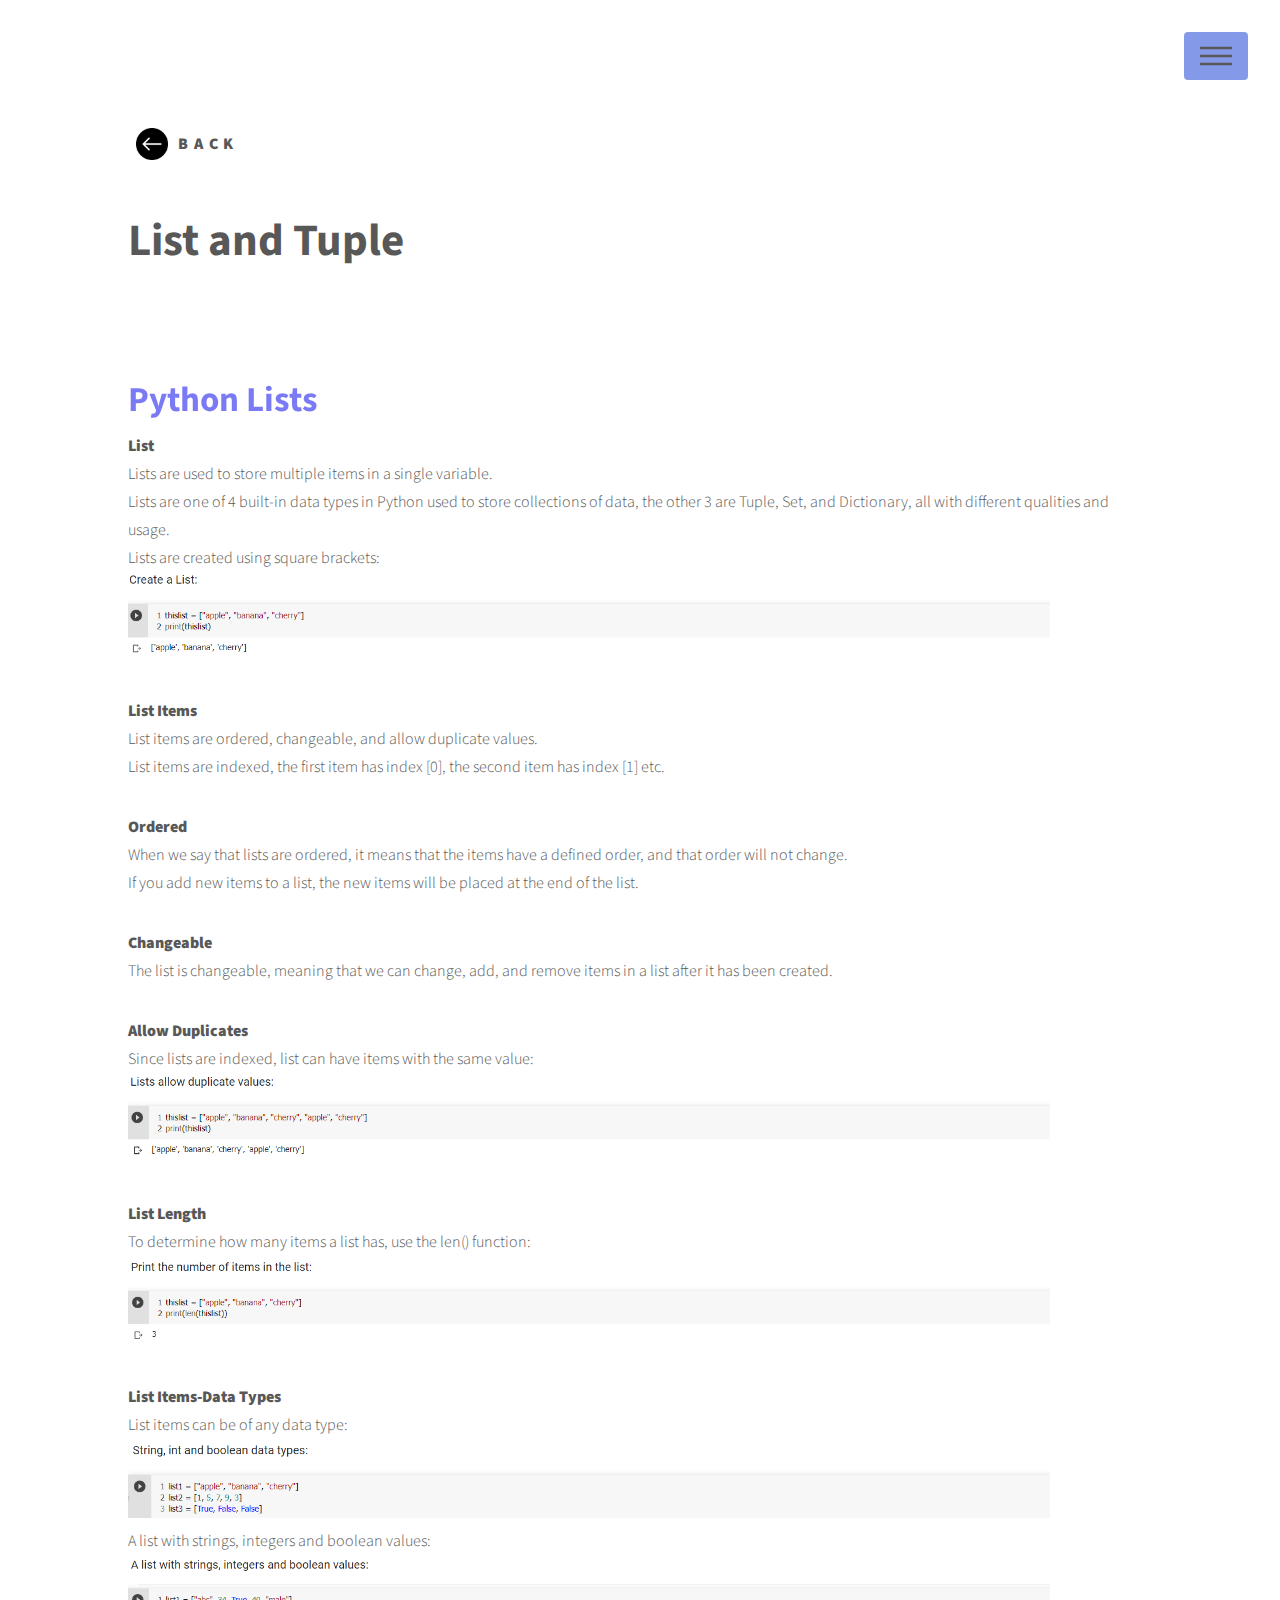
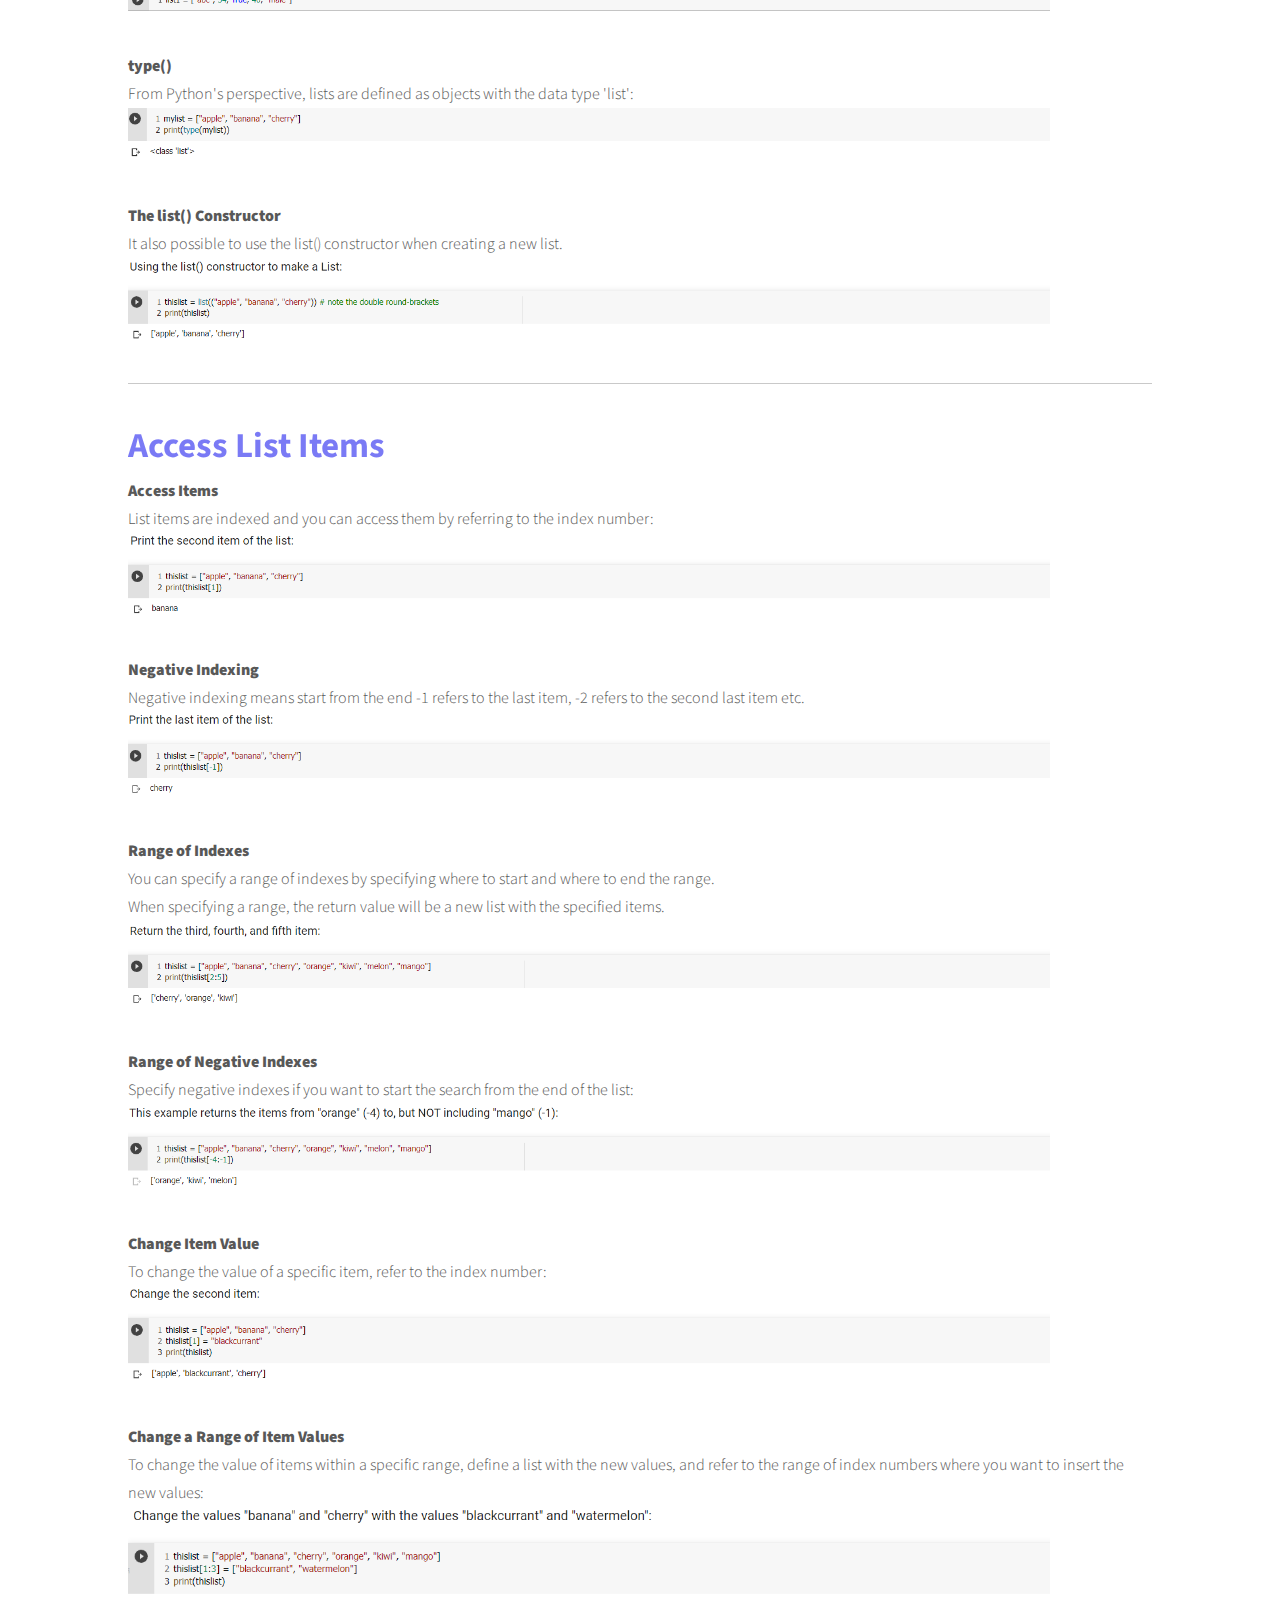
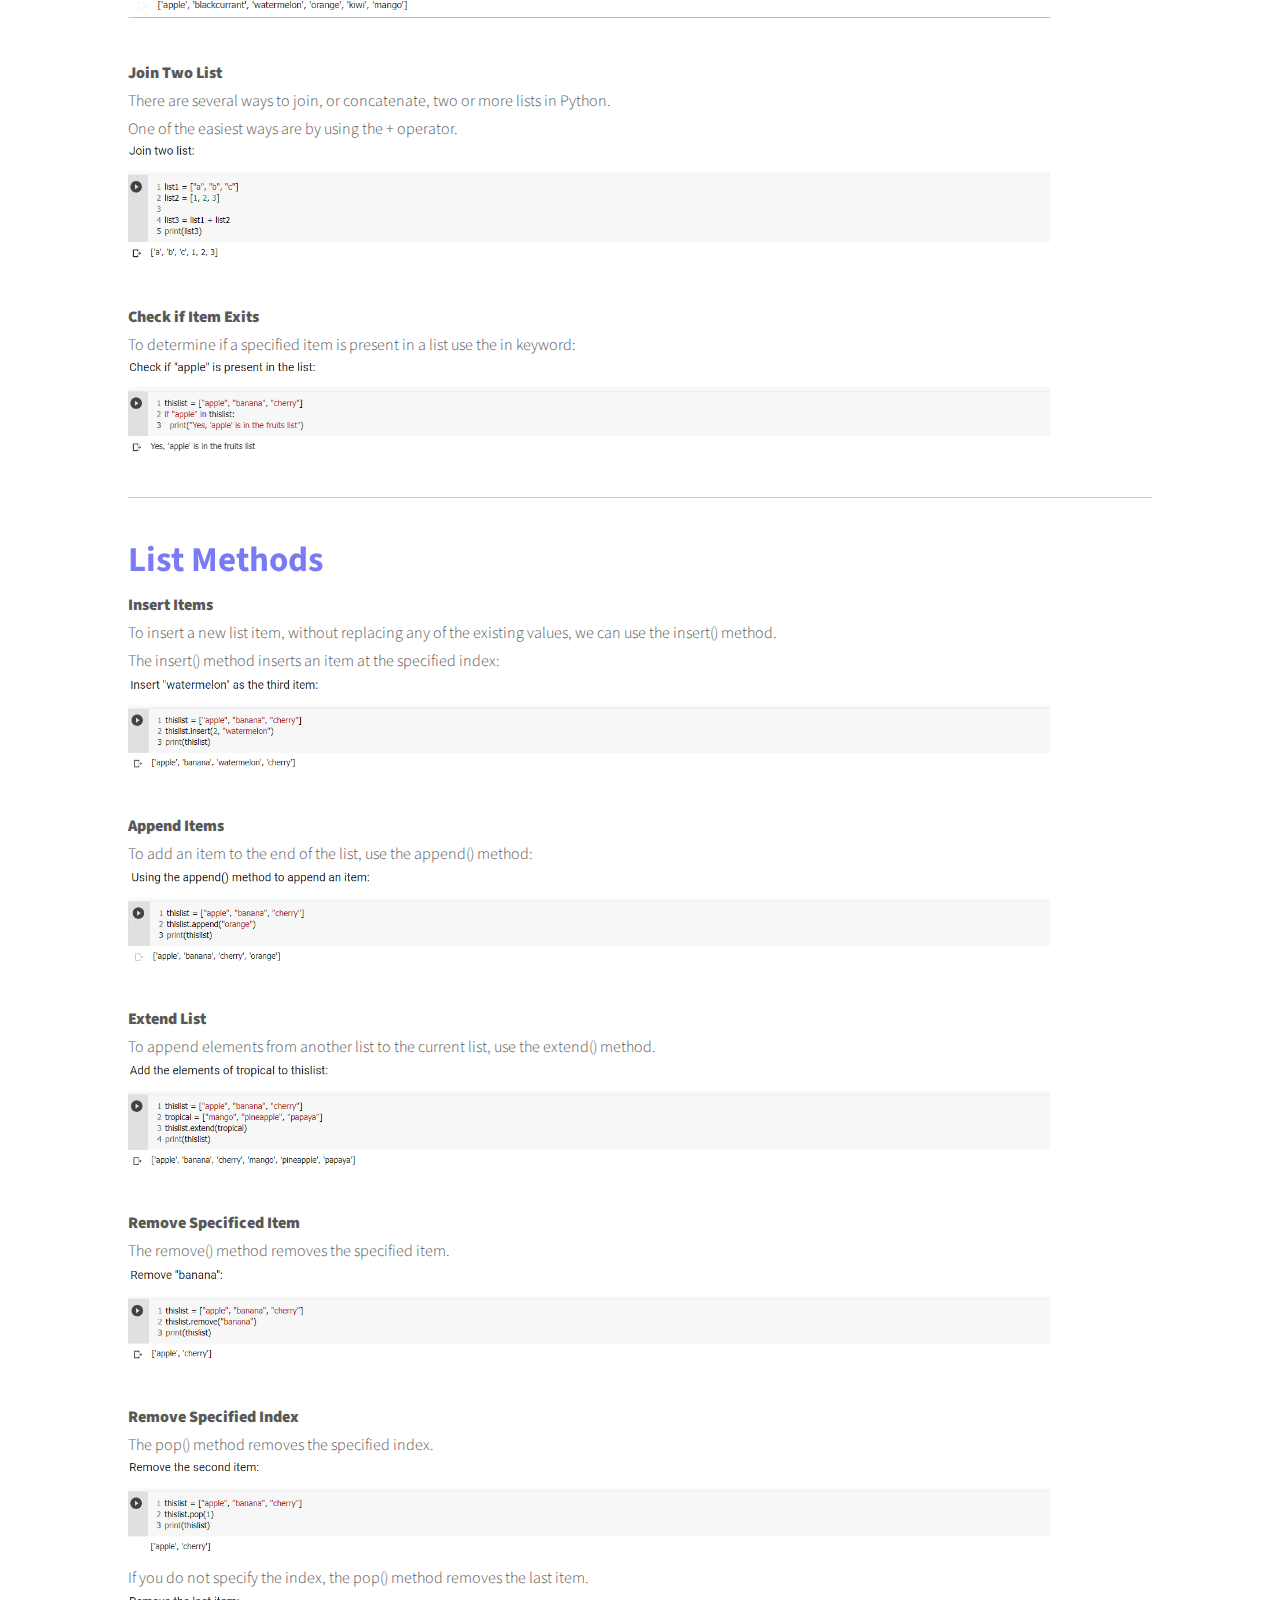
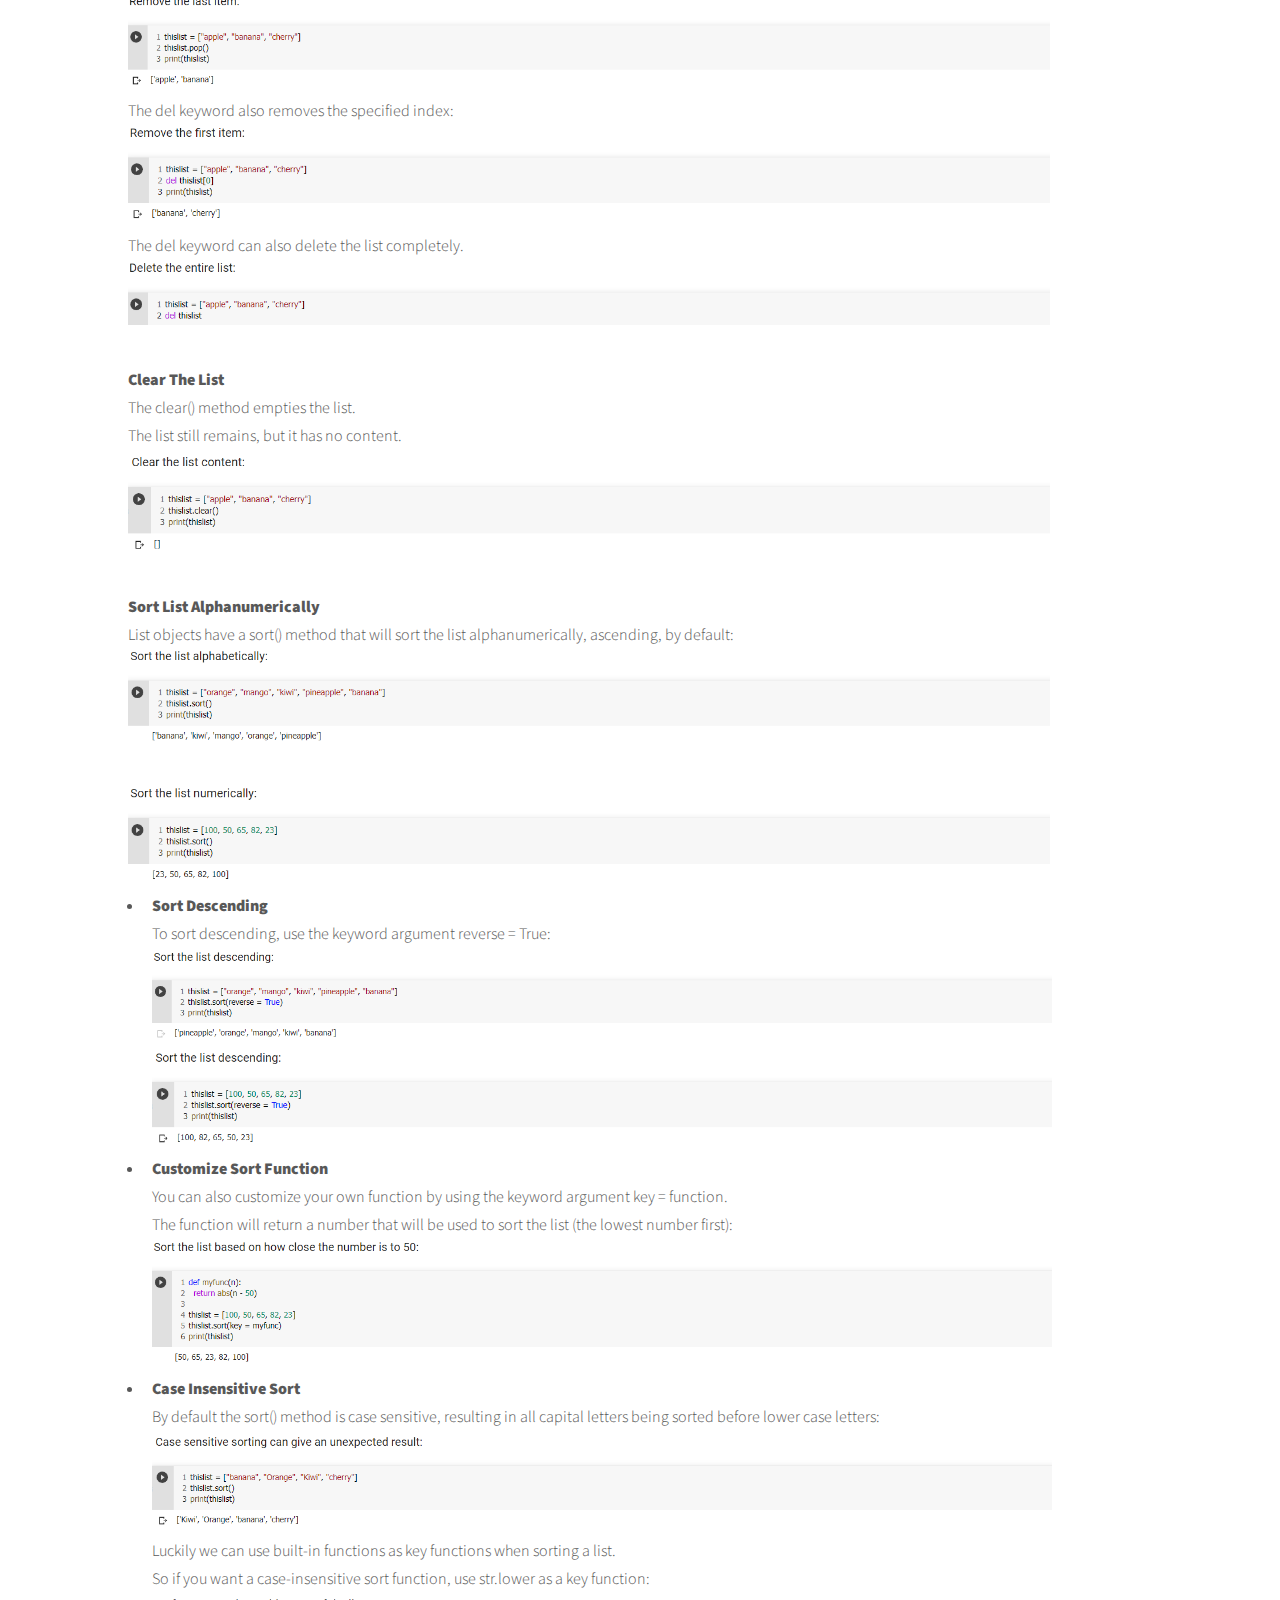
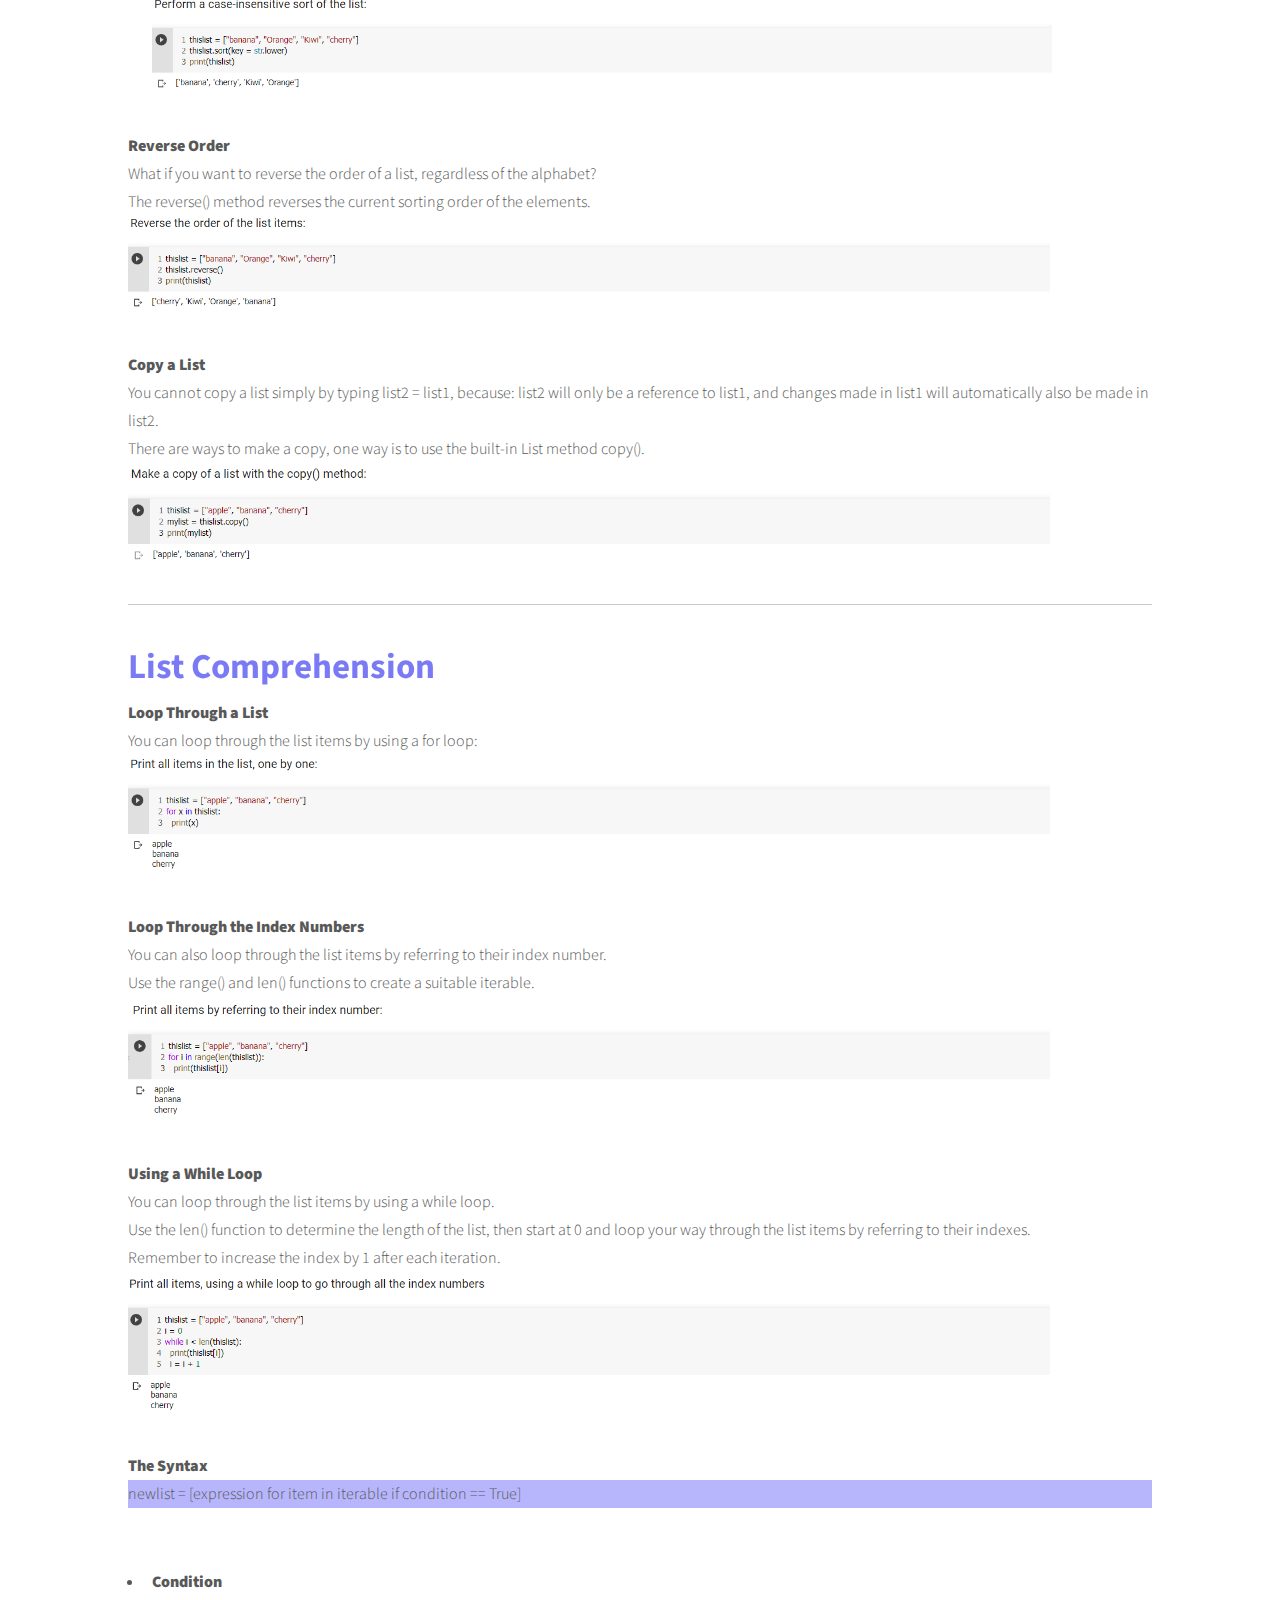
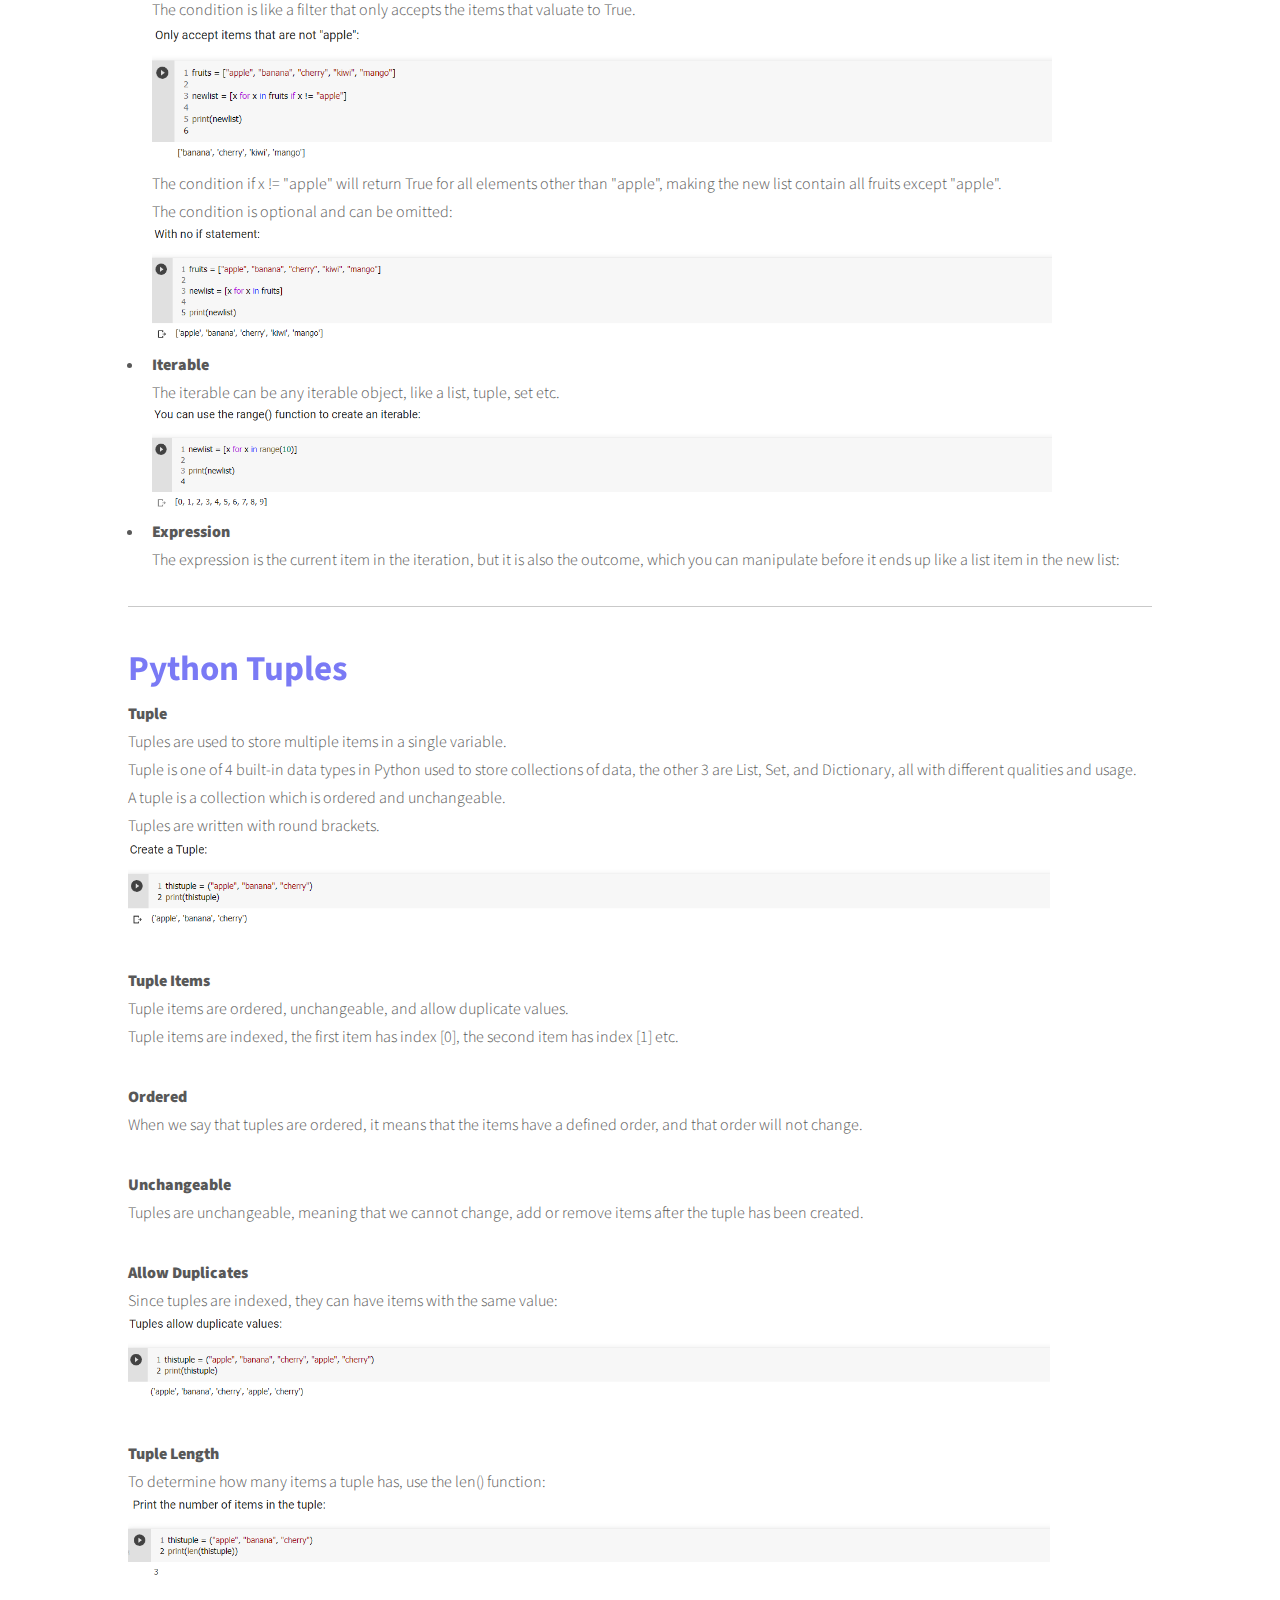
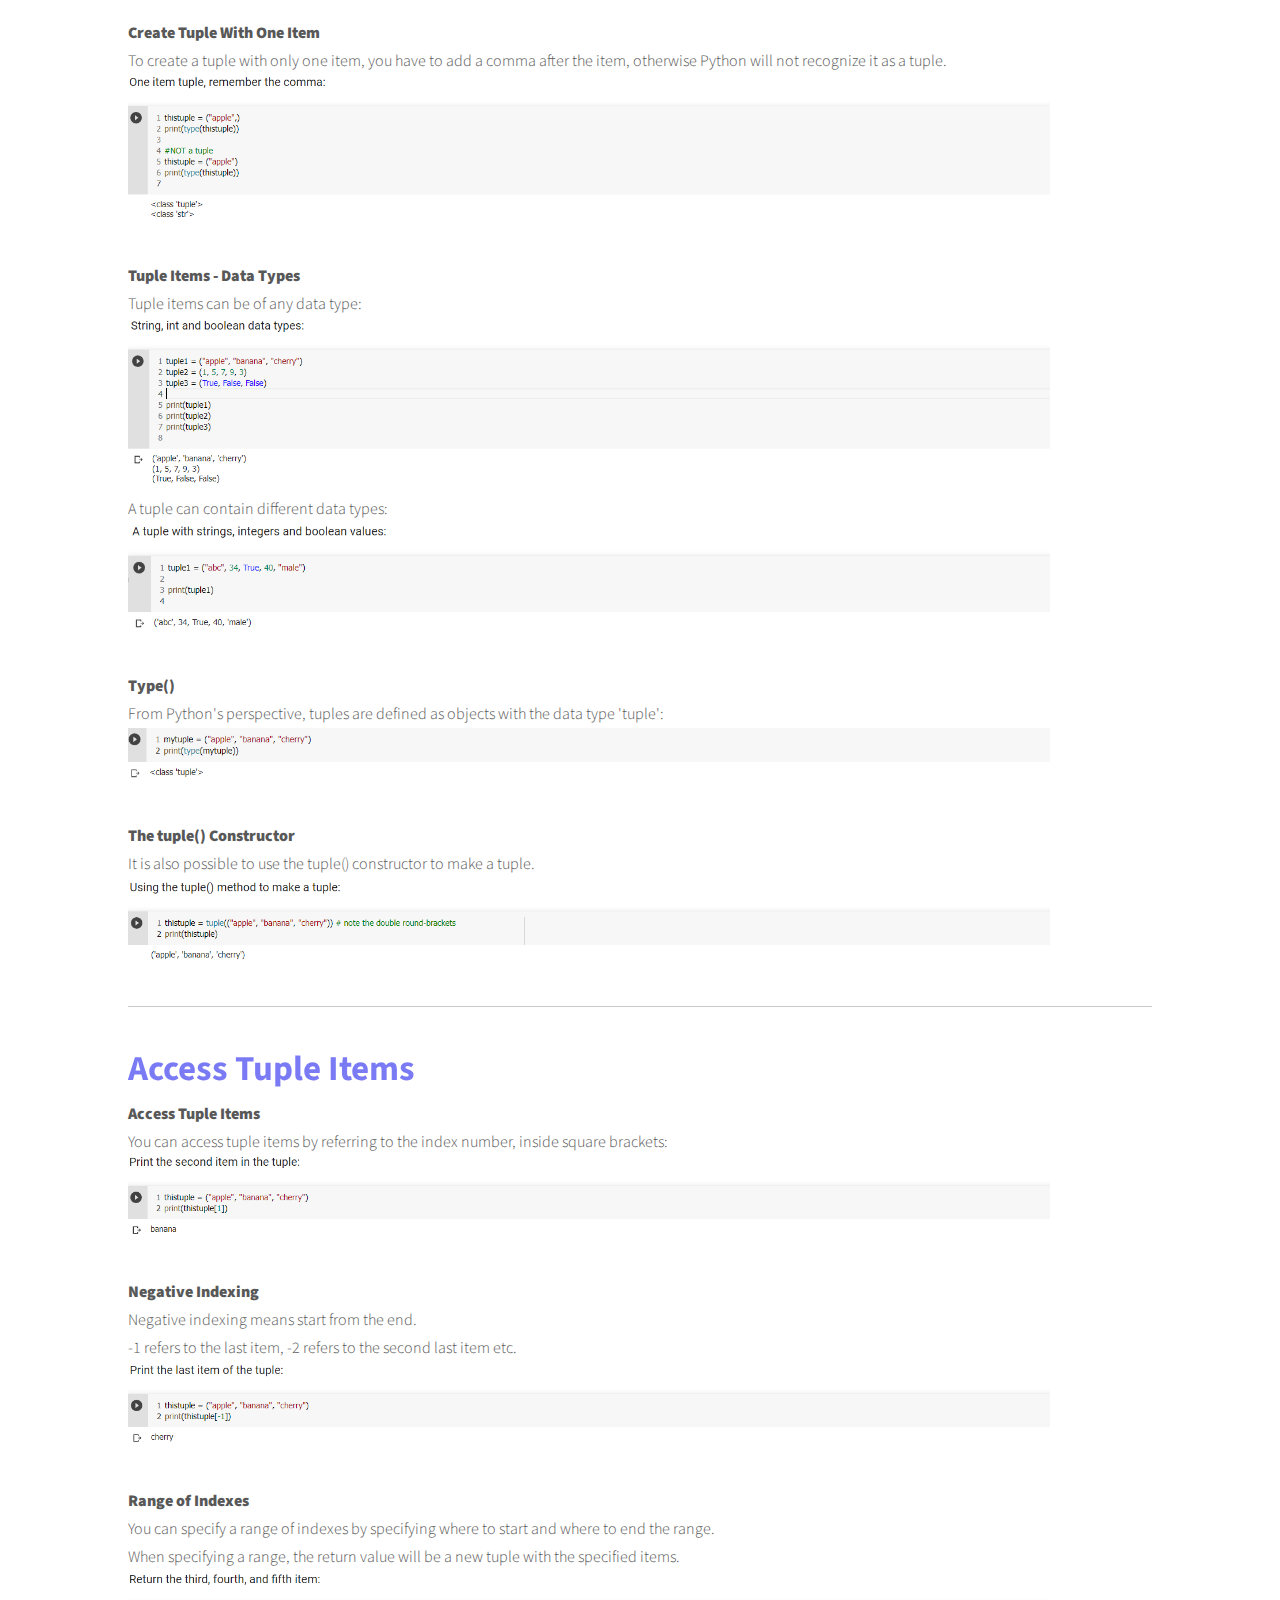
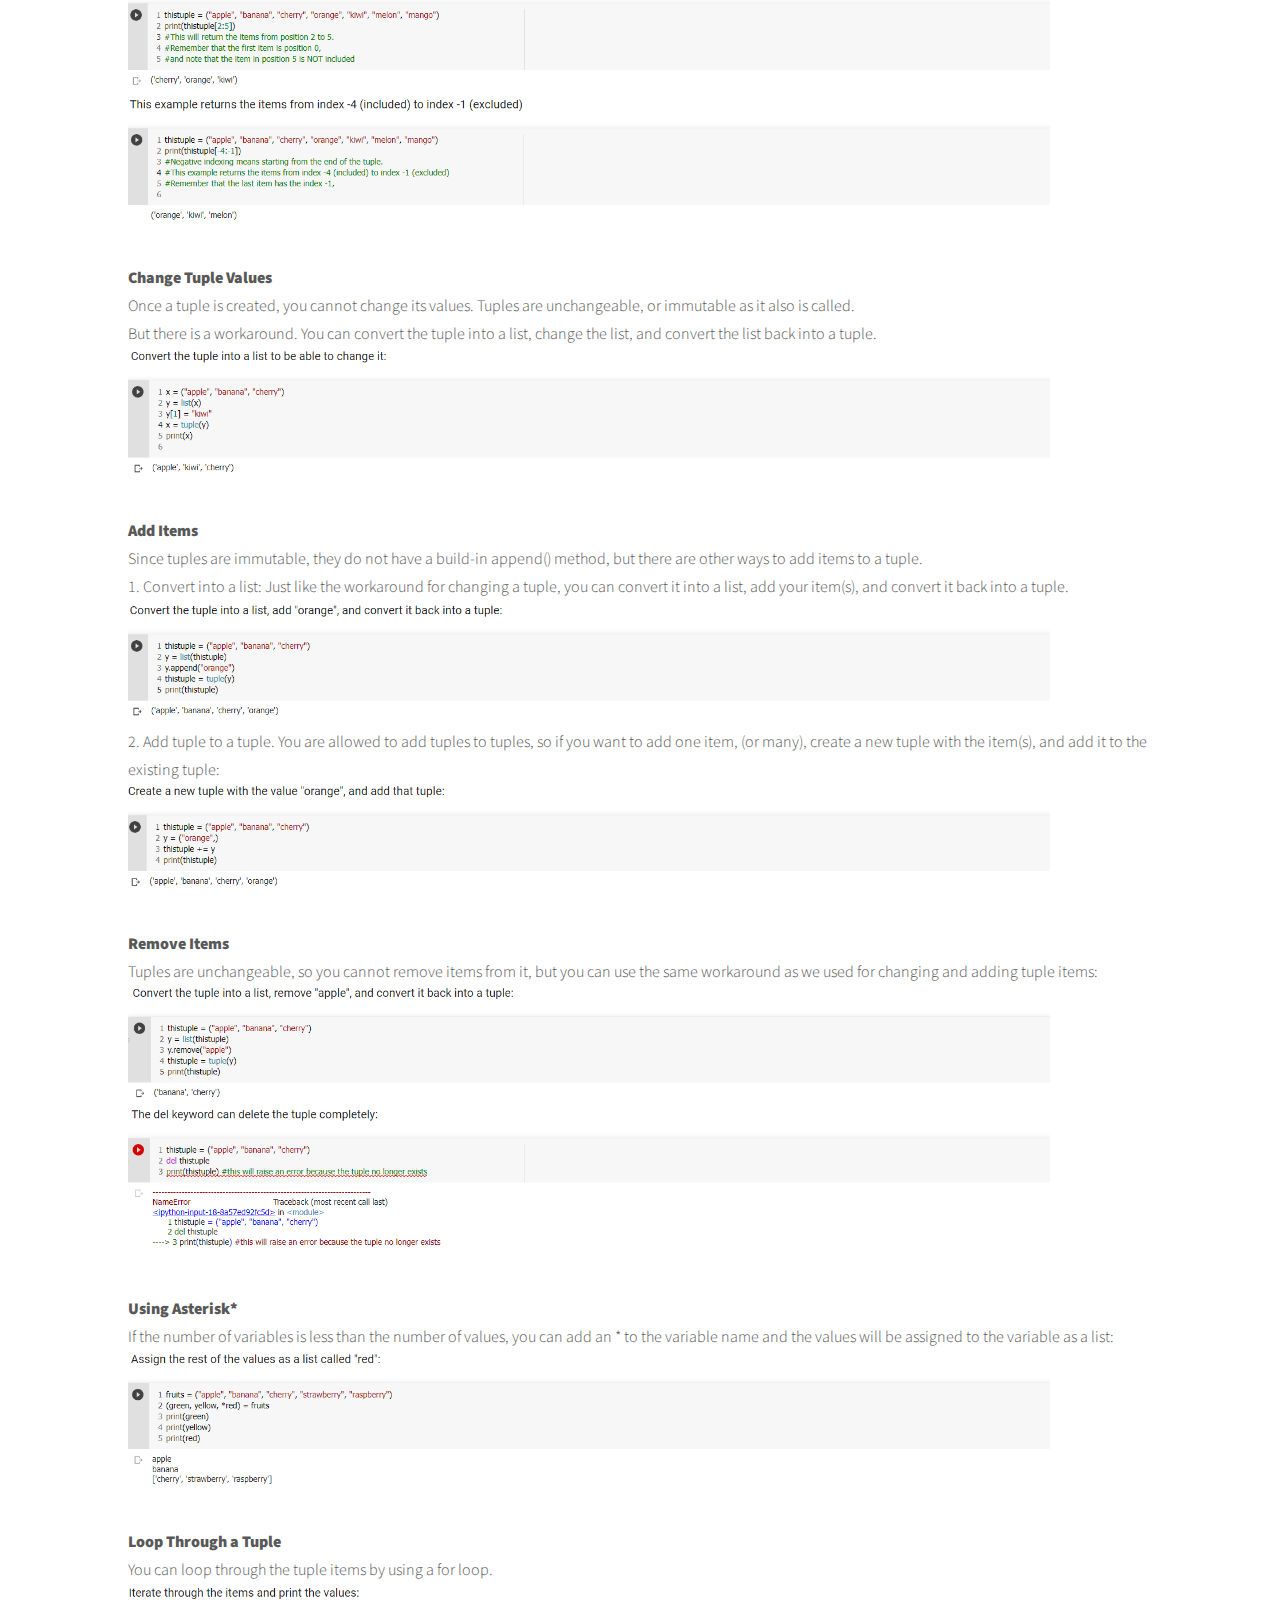
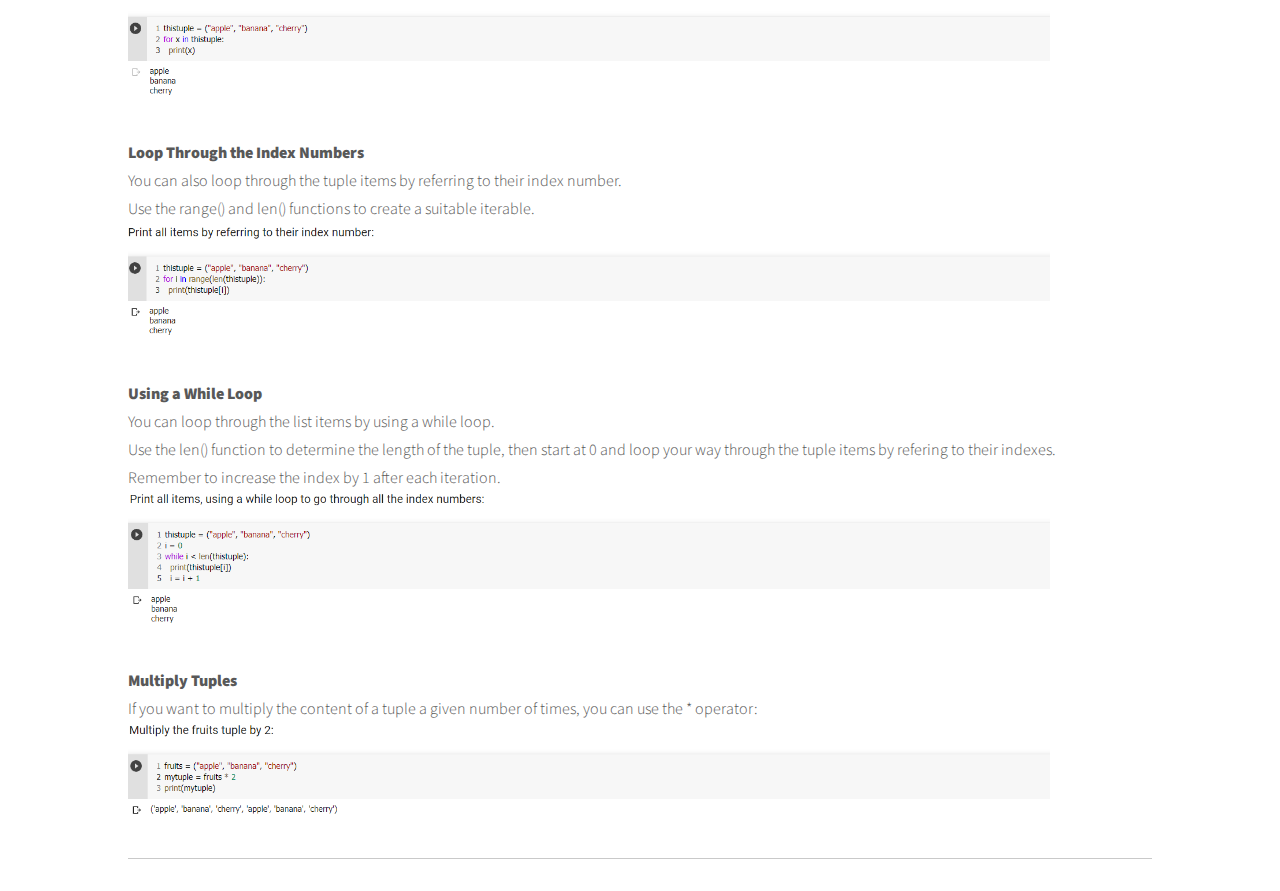
<file: L07.html>
<!DOCTYPE HTML>
<!--
	Phantom by HTML5 UP
	html5up.net | @ajlkn
	Free for personal and commercial use under the CCA 3.0 license (html5up.net/license)
-->
<html>
	<head>
		<title>LECTURE07</title>
		<meta charset="utf-8" />
		<meta name="viewport" content="width=device-width, initial-scale=1, user-scalable=no" />
		<link rel="stylesheet" href="assets/css/main.css" />
		<noscript><link rel="stylesheet" href="assets/css/noscript.css" /></noscript>
	</head>
	<body class="is-preload">
		<!-- Wrapper -->
			<div id="wrapper">

				<!-- Header -->
					<header id="header">
						<div class="inner">

							<!-- Logo -->
								<a href="index.html" class="logo">
									<span class="symbol"><img src="images/back.jpg" alt="" /></span><span class="title">BACK</span>
								</a>

							<!-- Nav -->
								<nav>
									<ul>
										<li><a href="#menu">Menu</a></li>
									</ul>
								</nav>

						</div>
					</header>

				<!-- Menu -->
					<nav id="menu">
						<h2>Menu</h2>
						<ul>
							<li><a href="index.html">Home</a></li>
							<li><a href="#Python Lists">Python Lists</a></li>
							<li><a href="#Access List Items">Access List Items</a></li>
							<li><a href="#List Methods">List Methods</a></li>
							<li><a href="#List Comprehension">List Comprehension</a></li>
							<li><a href="#Python Tuples">Python Tuples</a></li>
							<li><a href="#Access Tuple Items">Access Tuple Items</a></li>
							
						</ul>
					</nav>
                    <style>
                        .container{
                            max-width: 80%;
							margin:0 auto;
                        }
                        .size45{
                            font-size: 45px;
							font-weight: bold;
                        }
                        .topiccolor{
                            font-size:35px;font-weight:bold ;background-color: rgb(122, 122, 245); -webkit-background-clip: text; -webkit-text-fill-color: transparent;
                        }
                        
                    </style>
                    <div class="container">
                        <p style="text-align: left" class="size45">List and Tuple</p>
                        <p><b class="topiccolor"><a id="Python Lists"></a>Python Lists</b><br>
                            <b>List</b><br>
                            Lists are used to store multiple items in a single variable.<br>
                            Lists are one of 4 built-in data types in Python used to store collections of data, the other 3 are Tuple, Set, and Dictionary, all with different qualities and usage.<br>
                            Lists are created using square brackets:<br>
                            <img src="images/list1.png" width="90%">
                            <p></p>
                            <b>List Items</b><br>
                            List items are ordered, changeable, and allow duplicate values.<br>
                            List items are indexed, the first item has index [0], the second item has index [1] etc.<br>
                            <p></p>
                            <b>Ordered</b><br>
                            When we say that lists are ordered, it means that the items have a defined order, and that order will not change.<br>
                            If you add new items to a list, the new items will be placed at the end of the list.<br>
                            <p></p>
                            <b>Changeable</b><br>
                            The list is changeable, meaning that we can change, add, and remove items in a list after it has been created.<br>
                            <p></p>
                            <b>Allow Duplicates</b><br>
                            Since lists are indexed, list can  have  items with the same value:<br>
                            <img src="images/list2.png" width="90%">
                            <p></p>
                            <b>List Length</b><br>
                            To determine how many items a list has, use the len() function:<br>
                            <img src="images/list3.png" width="90%">
                            <p></p>
                            <b>List Items-Data Types</b><br>
                            List items can be of any data type:<br>
                            <img src="images/list4.png" width="90%"><br>
                            A list with strings, integers and boolean values:<br>
                            <img src="images/list5.png" width="90%">
                            <p></p>
                            <b>type()</b><br>
                            From Python's perspective, lists are defined as objects with the data type 'list':<br>
                            <img src="images/list6.png" width="90%">
                            <p></p>
                            <b>The list() Constructor</b><br>
                            It also possible to use the list() constructor when  creating a new list. <br>
                            <img src="images/list7.png" width="90%">
                            <p></p>
                        </p>
                        <hr>
                        <p></p>
                        <p><b class="topiccolor"><a id="Access List Items"></a>Access List Items</b><br>
                        <b>Access Items</b><br>
                        List items are indexed and you can access them by referring to the index number:<br>
                        <img src="images/list8.png" width="90%">
                        <p></p>
                        <b>Negative Indexing</b><br>
                        Negative indexing means start from the end -1 refers to the last item, -2 refers to the second last item etc.<br>
                        <img src="images/list9.png" width="90%">
                        <p></p>
                        <b>Range of Indexes</b><br>
                        You can specify a range of indexes by specifying where to start and where to end the range.<br>
                        When specifying a range, the return value will be a new list with the specified items.<br>
                        <img src="images/list10.png" width="90%">
                        <p></p>
                        <b>Range of Negative Indexes</b><br>
                            Specify negative indexes if you want to start the search from the end of the list:<br>
                            <img src="images/list11.png" width="90%">
                            <p></p>
                        <b>Change Item Value</b><br>
                        To change the value of a specific item, refer to the index number:<br>
                        <img src="images/list14.png" width="90%">
                        <p></p>
                        <b>Change a Range of Item Values</b><br>
                        To change the value of items within a specific range, define a list with the new values, and refer to the range of index numbers where you want to insert the new values:<br>
                        <img src="images/list15.png" width="90%">
                        <p></p>
                        <b>Join Two List</b><br>
                            There are several ways to join, or concatenate, two or more lists in Python.<br>
                            One of the easiest ways are by using the + operator.<br>
                            <img src="images/list33.png" width="90%">
                        <p></p>
                        <b>Check if Item Exits</b><br>
                        To determine if a specified item is present in a list use the in keyword:<br>
                        <img src="images/list12.png" width="90%">
                        </p>
                        <hr>
                        <p></p>
                        <p><b class="topiccolor"><a id="List Methods"></a>List Methods</b><br>
                        <b>Insert Items</b><br>
                        To insert a new list item, without replacing any of the existing values, we can use the insert() method.<br>
                        The insert() method inserts an item at the specified index:<br>
                        <img src="images/list13.png" width="90%">
                        <p></p>
                        <b>Append Items</b><br>
                        To add an item to the end of the list, use the append() method:<br>
                        <img src="images/list16.png" width="90%">
                        <p></p>
                        <b>Extend List</b><br>
                        To append elements from another list to the current list, use the extend() method.<br>
                        <img src="images/list17.png" width="90%">
                        <p></p>
                        <b>Remove Specificed Item</b><br>
                        The remove() method removes the specified item.<br>
                        <img src="images/list18.png" width="90%">
                        <p></p>
                        <b>Remove Specified Index</b><br>
                        The pop() method removes the specified index.<br>
                        <img src="images/list19.png" width="90%"><br>
                        If you do not specify the index, the pop() method removes the last item.<br>
                        <img src="images/list20.png" width="90%"><br>
                        The del keyword also removes the specified index:<br>
                        <img src="images/list21.png" width="90%"><br>
                        The del keyword can also delete the list completely.<br>
                        <img src="images/list22.png" width="90%">
                        <p></p>
                        <b>Clear The List</b><br>
                        The clear() method empties the list.<br>
                        The list still remains, but it has no content.<br>
                        <img src="images/list23.png" width="90%">
                        <p></p>
                        <b>Sort List Alphanumerically</b><br>
                        List objects have a sort() method that will sort the list alphanumerically, ascending, by default:<br>
                        <img src="images/list24.png" width="90%">
                        <p></p>
                        <img src="images/list25.png" width="90%">
                        <ul>
                            <li><b>Sort Descending</b><br>
                                To sort descending, use the keyword argument reverse = True:<br>
                            <img src="images/list26.png" width="90%"><br>
                            <img src="images/list27.png" width="90%">
                            </li>
                            <li><b>Customize Sort Function</b><br>
                                You can also customize your own function by using the keyword argument key = function.<br>

                                The function will return a number that will be used to sort the list (the lowest number first):<br>
                            <img src="images/list28.png" width="90%">
                            </li>
                            <li><b>Case Insensitive Sort</b><br>
                            By default the sort() method is case sensitive, resulting in all capital letters being sorted before lower case letters:<br>
                            <img src="images/list29.png" width="90%"><br>
                            Luckily we can use built-in functions as key functions when sorting a list.<br>
                            So if you want a case-insensitive sort function, use str.lower as a key function:<br>
                            <img src="images/list30.png" width="90%">
                            </li>
                        </ul>
                        <p></p>
                        <b>Reverse Order</b><br>
                        What if you want to reverse the order of a list, regardless of the alphabet?<br>
                        The reverse() method reverses the current sorting order of the elements.<br>
                        <img src="images/list31.png" width="90%">
                        <p></p>
                        <b>Copy a List</b><br>
                        You cannot copy a list simply by typing list2 = list1, because: list2 will only be a reference to list1, and changes made in list1 will automatically also be made in list2.<br>
                        There are ways to make a copy, one way is to use the built-in List method copy().<br>
                        <img src="images/list32.png" width="90%">
                        <p></p>
                        </p>
                        <hr>
                        <p></p>
                        <p><b class="topiccolor"><a id ="List Comprehension"></a>List Comprehension</b><br>
                        <b>Loop Through a List</b><br>
                        You can loop through the list items by using a for loop:<br>
                        <img src="images/llist1.png" width="90%">
                        <p></p>
                        <b>Loop Through the Index Numbers</b><br>
                        You can also loop through the list items by referring to their index number.<br>
                        Use the range() and len() functions to create a suitable iterable.<br>
                        <img src="images/llist2.png" width="90%">
                        <p></p>
                        <b>Using a While Loop</b> <br>
                        You can loop through the list items by using a while loop.<br>
                        Use the len() function to determine the length of the list, then start at 0 and loop your way through the list items by referring to their indexes.<br>
                        Remember to increase the index by 1 after each iteration.<br>
                        <img src="images/llist3.png" width="90%">
                        <p></p>
                        <b>The Syntax</b><br>
                        <p style="background-color: rgb(183, 182, 253) ;width: 100% ">
                            newlist = [expression for item in iterable if condition == True]</p><br>
                        <ul>
                            <li><b>Condition</b><br>
                                The condition is like a filter that only accepts the items that valuate to True.<br>
                                <img src="images/llist4.png" width="90%"><br>
                                The condition if x != "apple"  will return True for all elements other than "apple", making the new list contain all fruits except "apple".<br>
                                The condition is optional and can be omitted:<br>
                                <img src="images/llist5.png" width="90%">
                            </li>
                            <li><b>Iterable</b><br>
                                The iterable can be any iterable object, like a list, tuple, set etc.<br>
                                <img src="images/llist6.png" width="90%">
                            </li>
                            <li><b>Expression</b><br>
                                The expression is the current item in the iteration, but it is also the outcome, which you can manipulate before it ends up like a list item in the new list:</li>
                         </ul>
                        </p>
                        <hr>
                        <p></p>
                        <p><b class="topiccolor"><a id="Python Tuples"></a>Python Tuples</b><br>
                        <b>Tuple</b><br>
                        Tuples are used to store multiple items in a single variable.<br>
                        Tuple is one of 4 built-in data types in Python used to store collections of data, the other 3 are List, Set, and Dictionary, all with different qualities and usage.<br>          
                        A tuple is a collection which is ordered and unchangeable.<br>                   
                        Tuples are written with round brackets.<br>
                        <img src="images/t1.png" width="90%">
                        <p></p>
                        <b>Tuple Items</b><br>
                        Tuple items are ordered, unchangeable, and allow duplicate values.<br>
                        Tuple items are indexed, the first item has index [0], the second item has index [1] etc.
                        <p></p>
                        <b>Ordered</b><br>
                        When we say that tuples are ordered, it means that the items have a defined order, and that order will not change.
                        <p></p>
                        <b>Unchangeable</b><br>
                        Tuples are unchangeable, meaning that we cannot change, add or remove items after the tuple has been created.
                        <p></p>
                        <b>Allow Duplicates</b><br>
                        Since tuples are indexed, they can have items with the same value:<br>
                        <img src="images/t2.png" width="90%">
                        <p></p>
                        <b>Tuple Length</b><br>
                        To determine how many items a tuple has, use the len() function:<br>
                        <img src="images/t3.png" width="90%">
                        <p></p>
                        <b>Create Tuple With One Item</b><br>
                        To create a tuple with only one item, you have to add a comma after the item, otherwise Python will not recognize it as a tuple.<br>
                        <img src="images/t4.png" width="90%">
                        <p></p>
                        <b>Tuple Items - Data Types</b><br>
                        Tuple items can be of any data type:<br>
                        <img src="images/t5.png" width="90%"><br>
                        A tuple can contain different data types:<br>
                        <img src="images/t6.png" width="90%">
                        <p></p>
                        <b>Type()</b><br>
                        From Python's perspective, tuples are defined as objects with the data type 'tuple':<br>
                        <img src="images/t7.png" width="90%">
                        <p></p>
                        <b>The tuple() Constructor</b><br>
                        It is also possible to use the tuple() constructor to make a tuple.<br>
                        <img src="images/t8.png" width="90%">
                        <p></p>
                        <hr>
                        <p></p>
                        <p><b class="topiccolor"><a id="Access Tuple Items"></a>Access Tuple Items</b><br>
                            <b>Access Tuple Items</b><br>
                            You can access tuple items by referring to the index number, inside square brackets:<br>
                            <img src="images/t9.png" width="90%">
                            <p></p>
                            <b>Negative Indexing</b><Br>
                                Negative indexing means start from the end.<br>
                                -1 refers to the last item, -2 refers to the second last item etc.<br>
                                <img src="images/t10.png" width="90%">
                                <p></p>
                            <b>Range of Indexes</b><br>
                            You can specify a range of indexes by specifying where to start and where to end the range.<br>
                            When specifying a range, the return value will be a new tuple with the specified items.<br>
                            <img src="images/t11.png" width="90%"><br>
                            <img src="images/t12.png" width="90%">
                            <p></p>
                            <b>Change Tuple Values</b><br>
                            Once a tuple is created, you cannot change its values. Tuples are unchangeable, or immutable as it also is called.<br>
                            But there is a workaround. You can convert the tuple into a list, change the list, and convert the list back into a tuple.<br>
                            <img src="images/t13.png" width="90%">
                            <p></p>
                            <b>Add Items</b><br>
                            Since tuples are immutable, they do not have a build-in append() method, but there are other ways to add items to a tuple.<br>
                            1. Convert into a list: Just like the workaround for changing a tuple, you can convert it into a list, add your item(s), and convert it back into a tuple.<br>
                            <img src="images/t14.png" width="90%"><br>
                            2. Add tuple to a tuple. You are allowed to add tuples to tuples, so if you want to add one item, (or many), create a new tuple with the item(s), and add it to the existing tuple:<br>
                            <img src="images/t15.png" width="90%"> 
                            <p></p>
                            <b>Remove Items</b><br>
                            Tuples are unchangeable, so you cannot remove items from it, but you can use the same workaround as we used for changing and adding tuple items:<br>
                            <img src="images/t16.png" width="90%"><br>
                            <img src="images/t17.png" width="90%">
                            <p></p>
                            <b>Using Asterisk*</b><br>
                            If the number of variables is less than the number of values, you can add an * to the variable name and the values will be assigned to the variable as a list:<br>
                            <img src="images/t18.png" width="90%">
                            <p></p>
                            <b>Loop Through a Tuple</b><br>
                            You can loop through the tuple items by using a for loop.<br>
                            <img src="images/t19.png" width="90%">
                            <p></p>
                            <b>Loop Through the Index Numbers</b><br>
                            You can also loop through the tuple items by referring to their index number.<br>
                            Use the range() and len() functions to create a suitable iterable.<br>
                            <img src="images/tu1.png" width="90%">
                            <p></p>
                            <b>Using a While Loop</b><br>
                            You can loop through the list items by using a while loop.<br>
                            Use the len() function to determine the length of the tuple, then start at 0 and loop your way through the tuple items by refering to their indexes.<br>                          
                            Remember to increase the index by 1 after each iteration.<br>
                            <img src="images/tu2.png" width="90%">
                            <p></p>
                            <b>Multiply Tuples</b><br>
                            If you want to multiply the content of a tuple a given number of times, you can use the * operator:<br>
                            <img src="images/tu3.png" width="90%">
                            <p></p>
                            <hr>
                            <p> </p>






                            






















                        </p>


                    </div>











                    <script src="assets/js/jquery.min.js"></script>
                    <script src="assets/js/browser.min.js"></script>
                    <script src="assets/js/breakpoints.min.js"></script>
                    <script src="assets/js/util.js"></script>
                    <script src="assets/js/main.js"></script>
</file>
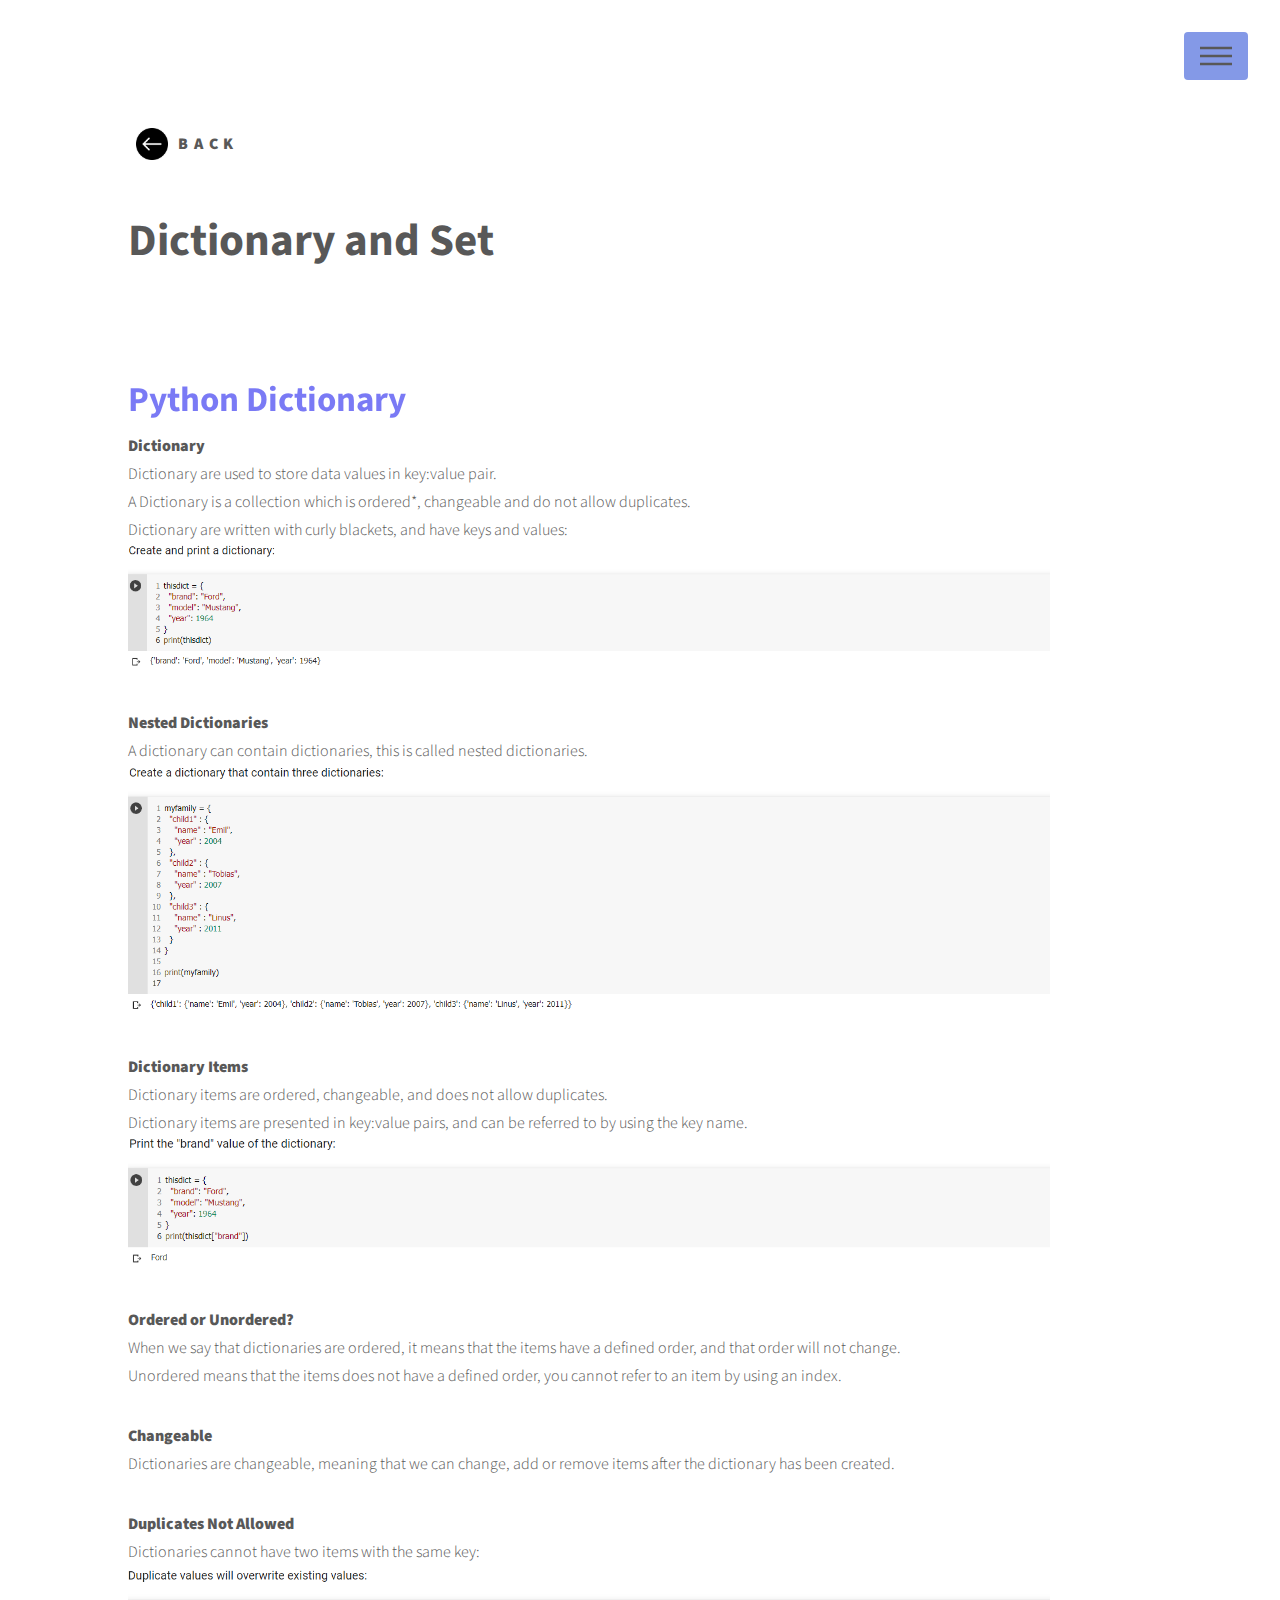
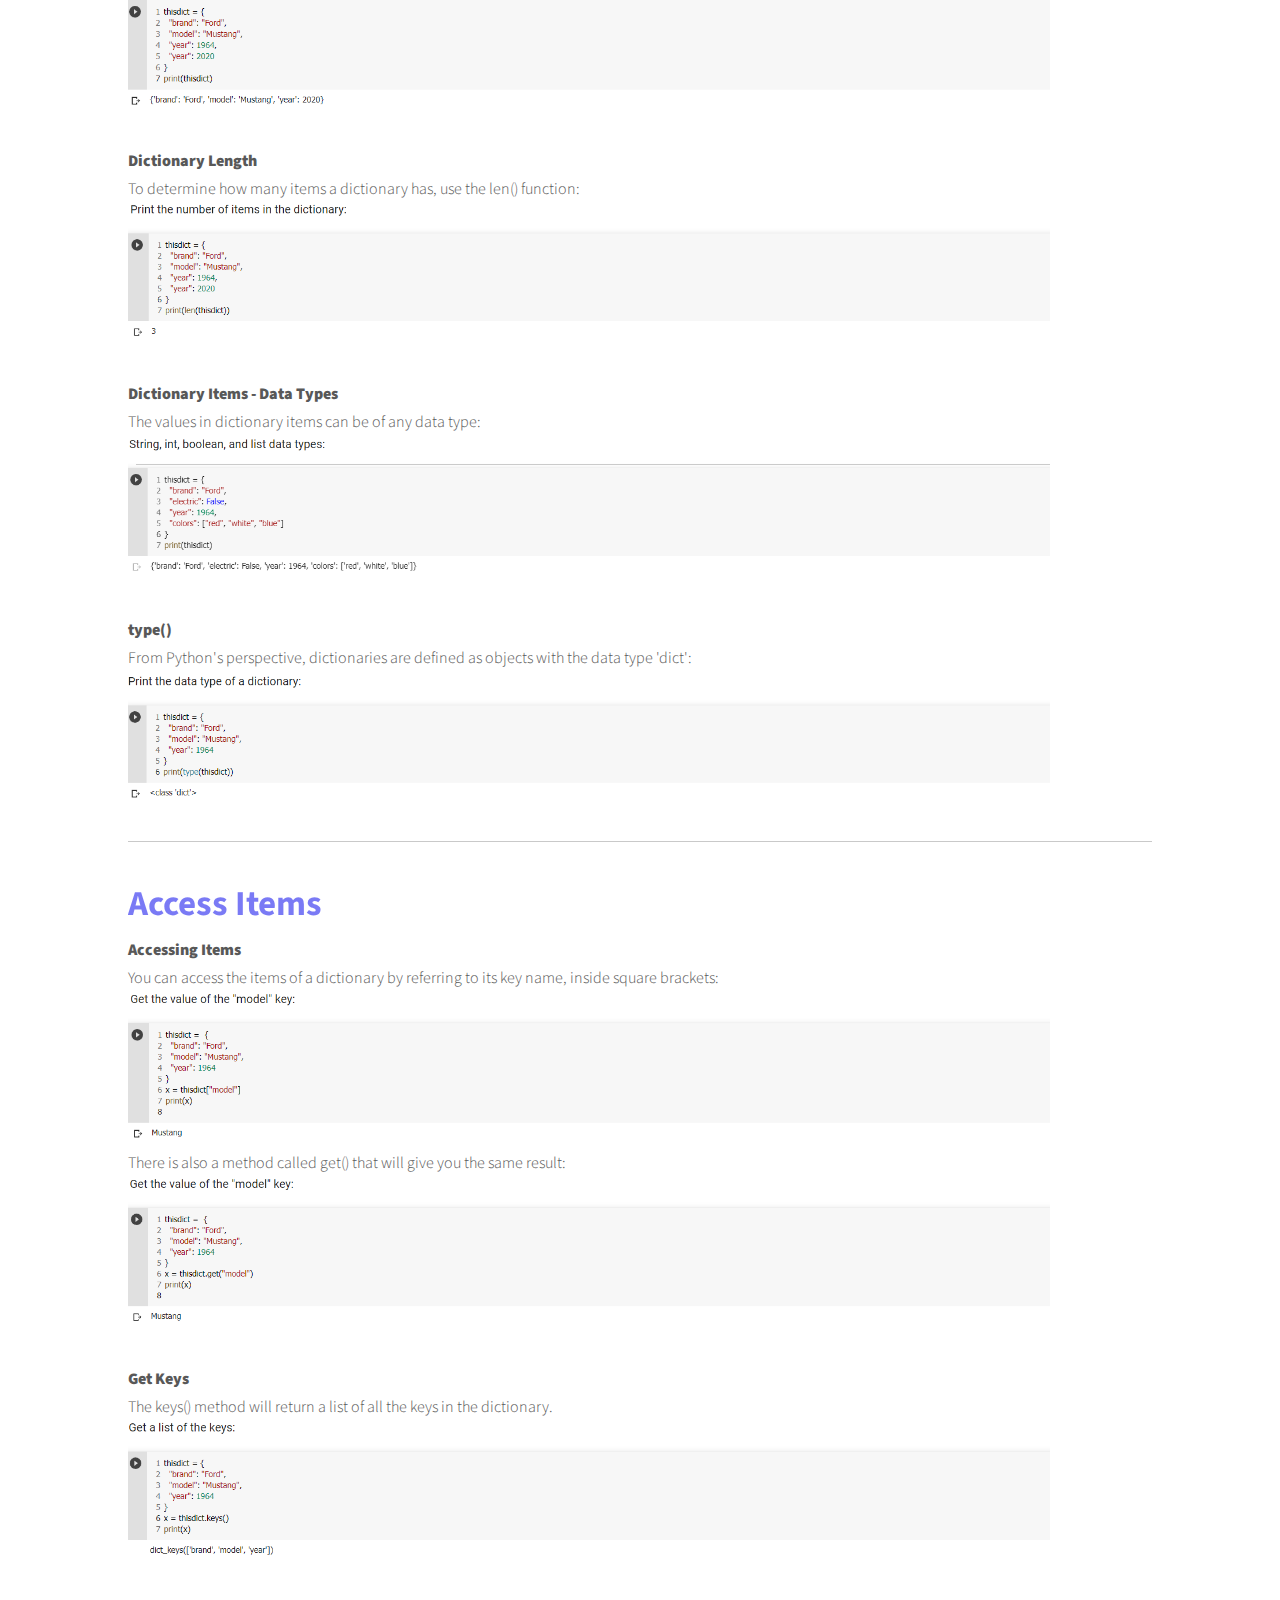
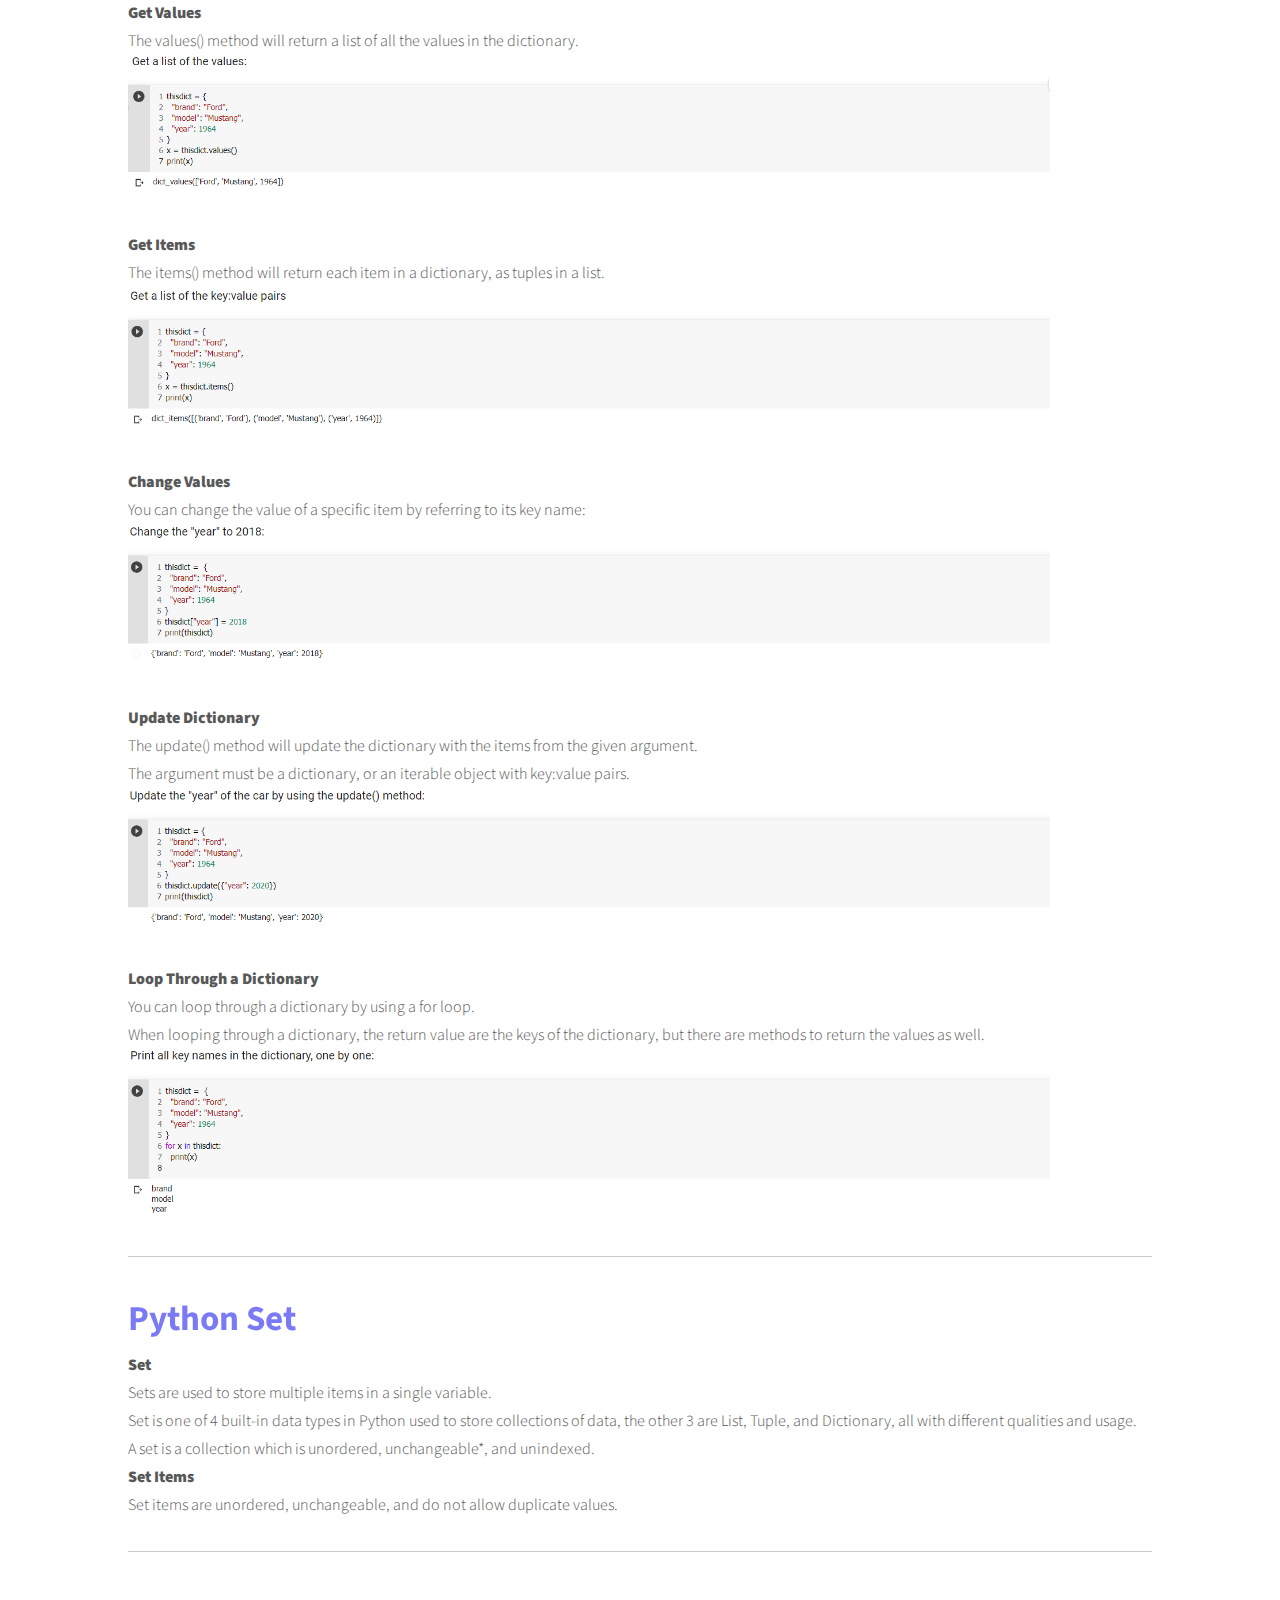
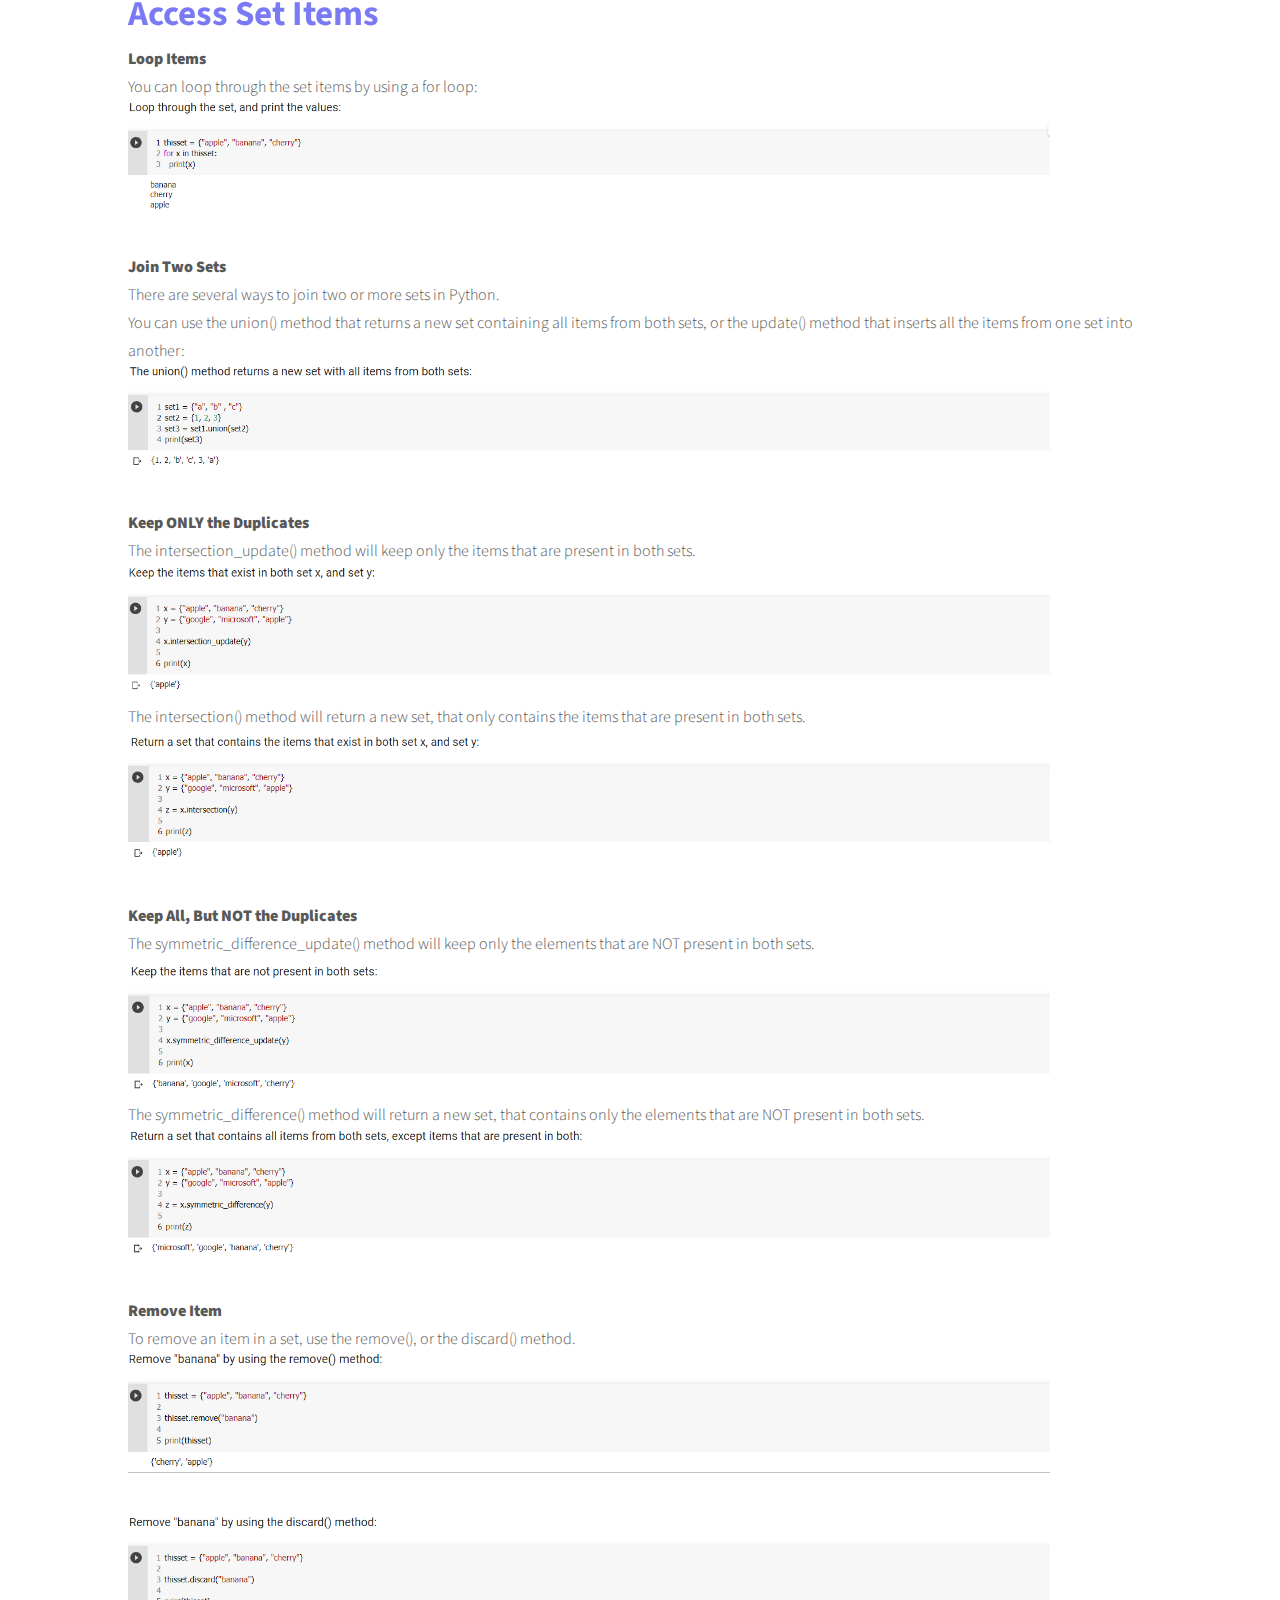
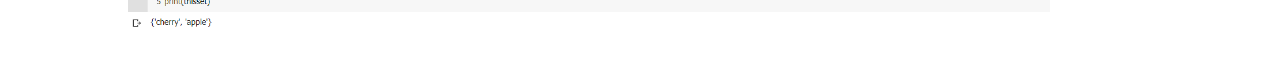
<file: L08.html>
<!DOCTYPE HTML>
<!--
	Phantom by HTML5 UP
	html5up.net | @ajlkn
	Free for personal and commercial use under the CCA 3.0 license (html5up.net/license)
-->
<html>
	<head>
		<title>LECTURE07</title>
		<meta charset="utf-8" />
		<meta name="viewport" content="width=device-width, initial-scale=1, user-scalable=no" />
		<link rel="stylesheet" href="assets/css/main.css" />
		<noscript><link rel="stylesheet" href="assets/css/noscript.css" /></noscript>
	</head>
	<body class="is-preload">
		<!-- Wrapper -->
			<div id="wrapper">

				<!-- Header -->
					<header id="header">
						<div class="inner">

							<!-- Logo -->
								<a href="index.html" class="logo">
									<span class="symbol"><img src="images/back.jpg" alt="" /></span><span class="title">BACK</span>
								</a>

							<!-- Nav -->
								<nav>
									<ul>
										<li><a href="#menu">Menu</a></li>
									</ul>
								</nav>

						</div>
					</header>

				<!-- Menu -->
					<nav id="menu">
						<h2>Menu</h2>
						<ul>
							<li><a href="index.html">Home</a></li>
							<li><a href="#Python Dictionary">Python Dictionary</a></li>
							<li><a href="#Access Items">Access Items</a></li>
							<li><a href="#Python Set">Python Set</a></li>
							<li><a href="#List Comprehension">List Comprehension</a></li>
							<li><a href="#Bitwise Operators">Bitwise Operators</a></li>
							<li><a href="#Membership Operators">Membership Operators</a></li>
							<li><a href="#Comments">Comments</a></li>
						</ul>
					</nav>
                    <style>
                        .container{
                            max-width: 80%;
							margin:0 auto;
                        }
                        .size45{
                            font-size: 45px;
							font-weight: bold;
                        }
                        .topiccolor{
                            font-size:35px;font-weight:bold ;background-color: rgb(122, 122, 245); -webkit-background-clip: text; -webkit-text-fill-color: transparent;
                        }
                        
                    </style>
                    <div class="container">
                        <p style="text-align: left" class="size45">Dictionary and Set</p>
                        <p><b class="topiccolor"><a id="Python Dictionary"></a>Python Dictionary</b><br>
                        <b>Dictionary</b><br>
                        Dictionary are used to store data values in key:value pair.<br>
                        A Dictionary is a collection which is ordered*, changeable and do not allow duplicates.<br>
                        Dictionary are written with  curly  blackets, and have keys and values:<br>
                        <img src="images/d1.png" width="90%">
                        <p></p>
                        <b>Nested Dictionaries</b><br>
                        A dictionary can contain dictionaries, this is called nested dictionaries.<br>
                        <img src="images/di5.png" width="90%">
                        <p></p>
                        <b>Dictionary Items</b><br>
                        Dictionary items are ordered, changeable, and does not allow duplicates.<br>
                        Dictionary items are presented in key:value pairs, and can be referred to by using the key name.<br>
                        <img src="images/d2.png" width="90%">
                        <p></p>
                        <b>Ordered or Unordered?</b><br>
                        When we say that dictionaries are ordered, it means that the items have a defined order, and that order will not change.<br>
                        Unordered means that the items does not have a defined order, you cannot refer to an item by using an index.<br>
                        <p></p>
                        <b>Changeable</b><br>
                        Dictionaries are changeable, meaning that we can change, add or remove items after the dictionary has been created.
                        <p></p>
                        <b>Duplicates Not Allowed</b><br>
                        Dictionaries cannot have two items with the same key:<br>
                        <img src="images/d3.png" width="90%">
                        <p></p>
                        <b>Dictionary Length</b><br>
                        To determine how many items a dictionary has, use the len() function:<br>
                        <img src="images/d4.png" width="90%">
                        <p></p>
                        <b>Dictionary Items - Data Types</b><br>
                        The values in dictionary items can be of any data type:<br>
                        <img src="images/d5.png" width="90%">
                        <p></p>
                        <b>type()</b><br>
                        From Python's perspective, dictionaries are defined as objects with the data type 'dict':<br>
                        <img src="images/d6.png" width="90%">
                        <p></p>
                        <hr>
                        <p></p>
                        <p><b class="topiccolor"><a id="Access Items"></a>Access Items</b><br>
                        <b>Accessing Items</b><br>
                        You can access the items of a dictionary by referring to its key name, inside square brackets:<br>
                        <img src="images/d7.png" width="90%"><br>
                        There is also a method called get() that will give you the same result:<br>
                        <img src="images/d8.png" width="90%">
                        <p></p>
                        <b>Get Keys</b><br>
                        The keys() method will return a list of all the keys in the dictionary.<br>
                        <img src="images/d9.png" width="90%">
                        <p></p>
                        <b>Get Values</b><br>
                        The values() method will return a list of all the values in the dictionary.<br>
                        <img src="images/d10.png" width="90%">
                        <p></p>
                        <b>Get Items</b><br>
                        The items() method will return each item in a dictionary, as tuples in a list.<br>
                        <img src="images/di1.png" width="90%">
                        <p></p>
                        <b>Change Values</b><br>
                        You can change the value of a specific item by referring to its key name:<br>
                        <img src="images/di2.png" width="90%">
                        <p></p>
                        <b>Update Dictionary</b><br>
                        The update() method will update the dictionary with the items from the given argument.<br>
                        The argument must be a dictionary, or an iterable object with key:value pairs.<br>
                        <img src="images/di3.png" width="90%">
                        <p></p>
                        <b>Loop Through a Dictionary</b> <br>
                        You can loop through a dictionary by using a for loop.<br>
                        When looping through a dictionary, the return value are the keys of the dictionary, but there are methods to return the values as well.<br>
                        <img src="images/di4.png" width="90%">
                        <p></p>
                        <hr>
                        <p></p>
                        <p><b class="topiccolor"><a id="Python Set"></a>Python Set</b><br>
                        <b>Set</b><br>
                        Sets are used to store multiple items in a single variable.<br>
                        Set is one of 4 built-in data types in Python used to store collections of data, the other 3 are List, Tuple, and Dictionary, all with different qualities and usage.<br>
                        A set is a collection which is unordered, unchangeable*, and unindexed.<br>
                        <b>Set Items</b><br>
                        Set items are unordered, unchangeable, and do not allow duplicate values.
                        <p></p>
                        <hr>
                        <p></p>
                        <p><b class="topiccolor"><a id="Access Set Items"></a>Access Set Items</b><br>
                            <b>Loop Items</b><br>
                            You can loop through the set items by using a for loop:<br>
                            <img src="images/s1.png" width="90%">
                            <p></p>
                            <b>Join Two Sets</b><br>
                            There are several ways to join two or more sets in Python.<br>
                            You can use the union() method that returns a new set containing all items from both sets, or the update() method that inserts all the items from one set into another:<br>
                            <img src="images/s2.png" width="90%">
                            <p></p>
                            <b>Keep ONLY the Duplicates</b><br>
                            The intersection_update() method will keep only the items that are present in both sets.<br>
                            <img src="images/s3.png" width="90%"><br>
                            The intersection() method will return a new set, that only contains the items that are present in both sets.<br>
                            <img src="images/s4.png" width="90%">
                            <p></p>
                            <b>Keep All, But NOT the Duplicates</b><br>
                            The symmetric_difference_update() method will keep only the elements that are NOT present in both sets.<br>
                            <img src="images/s5.png" width="90%"><br>
                            The symmetric_difference() method will return a new set, that contains only the elements that are NOT present in both sets.<br>
                            <img src="images/s6.png" width="90%">
                            <p></p>
                            <b>Remove Item</b><br>
                            To remove an item in a set, use the remove(), or the discard() method.<br>
                            <img src="images/s7.png" width="90%">
                            <p></p>
                            <img src="images/s8.png" width="90%">





                        </p>


                        





                        

                        
                        </p>














                    </div>
        
        <script src="assets/js/jquery.min.js"></script>
        <script src="assets/js/browser.min.js"></script>
        <script src="assets/js/breakpoints.min.js"></script>
        <script src="assets/js/util.js"></script>
        <script src="assets/js/main.js"></script>
</file>
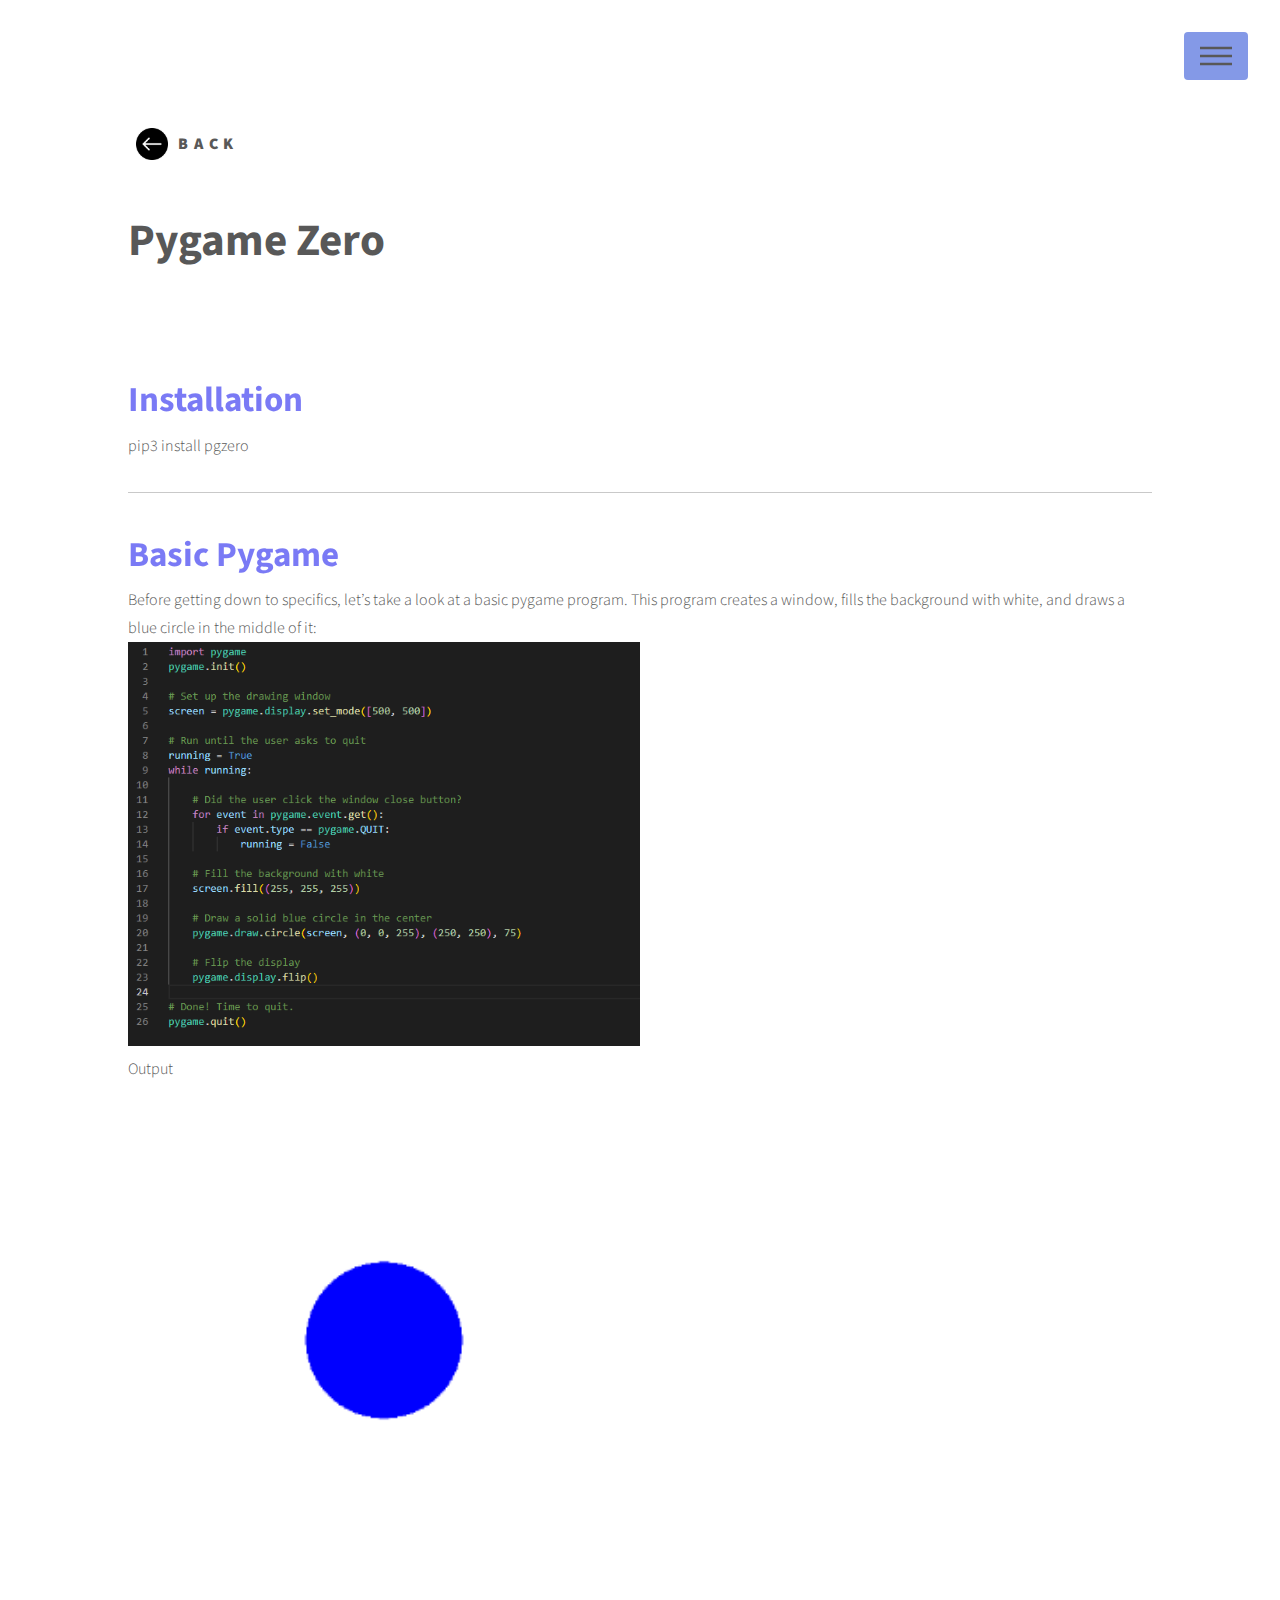
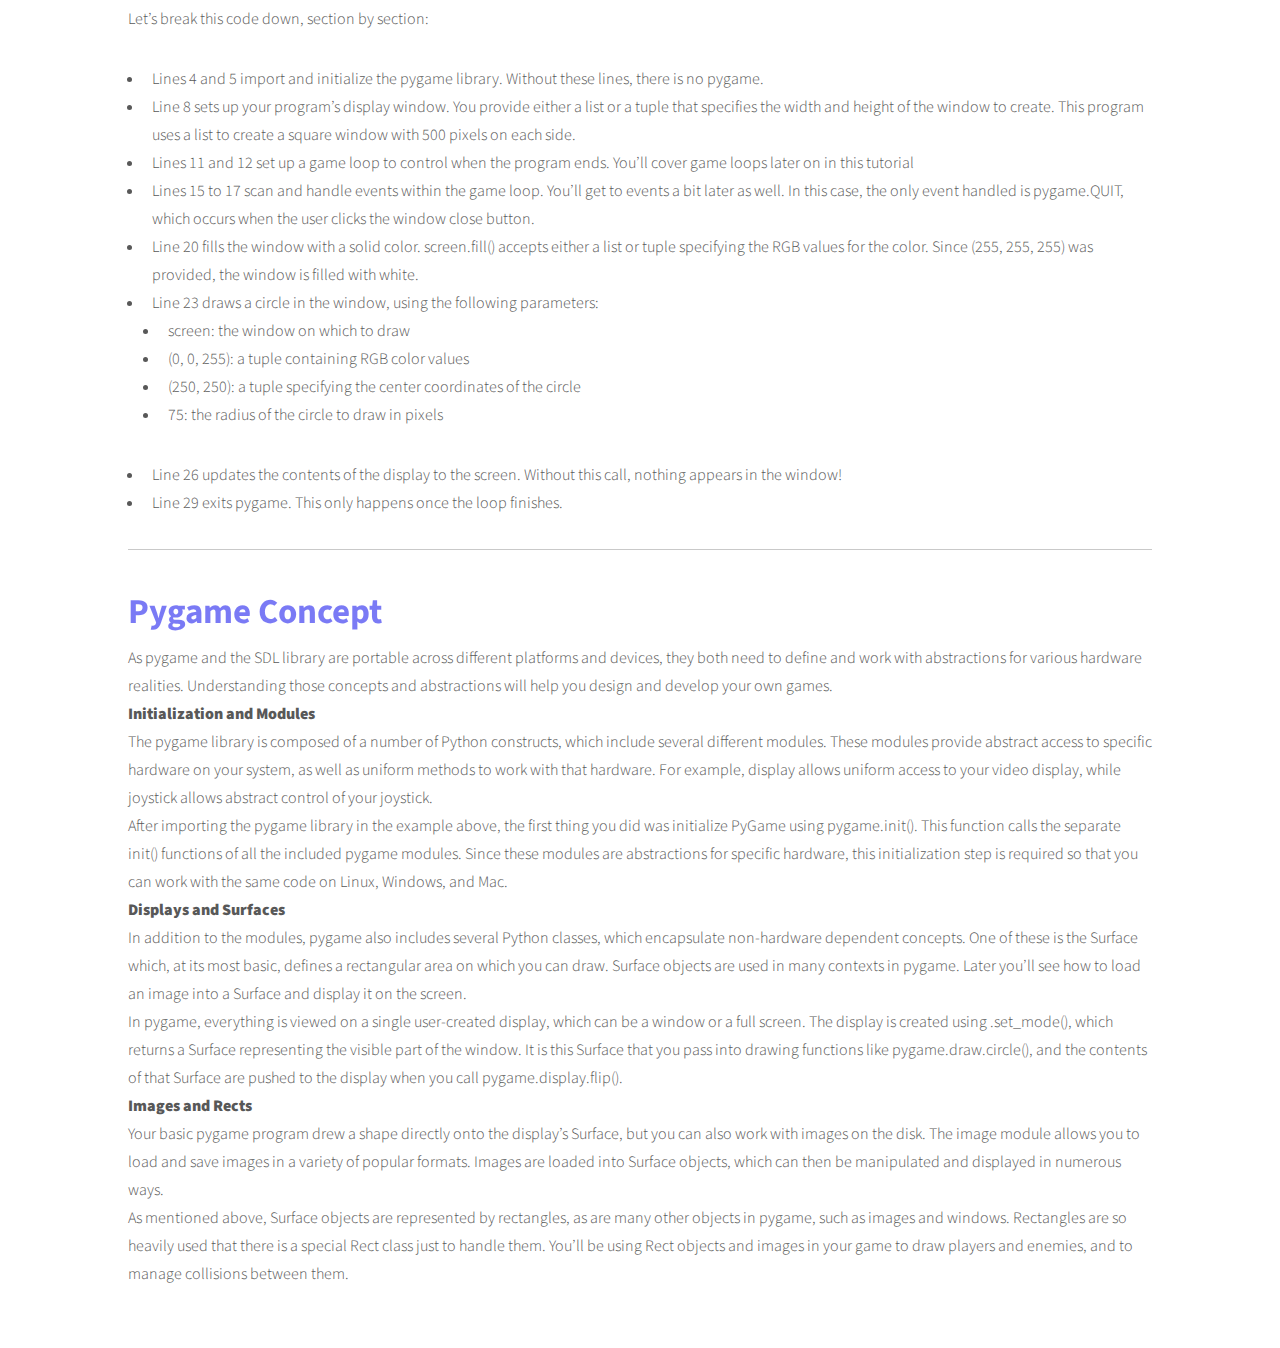
<file: L09.html>
<!DOCTYPE HTML>
<!--
	Phantom by HTML5 UP
	html5up.net | @ajlkn
	Free for personal and commercial use under the CCA 3.0 license (html5up.net/license)
-->
<html>
	<head>
		<title>LECTURE01</title>
		<meta charset="utf-8" />
		<meta name="viewport" content="width=device-width, initial-scale=1, user-scalable=no" />
		<link rel="stylesheet" href="assets/css/main.css" />
		<noscript><link rel="stylesheet" href="assets/css/noscript.css" /></noscript>
	</head>
	<body class="is-preload">
		<!-- Wrapper -->
			<div id="wrapper">

				<!-- Header -->
					<header id="header">
						<div class="inner">

							<!-- Logo -->
								<a href="index.html" class="logo">
									<span class="symbol"><img src="images/back.jpg" alt="" /></span><span class="title">BACK</span>
								</a>

							<!-- Nav -->
								<nav>
									<ul>
										<li><a href="#menu">Menu</a></li>
									</ul>
								</nav>

						</div>
					</header>

				<!-- Menu -->
					<nav id="menu">
						<h2>Menu</h2>
						<ul>
							<li><a href="index.html">Home</a></li>
							<li><a href="#Installation">installation</a></li>
							<li><a href="#Basic Pygame">Basic Pygame</a></li>
							<li><a href="#Pygame Concept">Pygame Concept</a></li>
							
						</ul>
					</nav>
					<style>
                        .container{
                            max-width: 80%;
							margin:0 auto;
                        }
                        .size45{
                            font-size: 45px;
							font-weight: bold;
                        }
                        .topiccolor{
                            font-size:35px;font-weight:bold ;background-color: rgb(122, 122, 245); -webkit-background-clip: text; -webkit-text-fill-color: transparent;
                        }
                        
                    </style>
                    <div class="container">
						<p style="text-align: left" class="size45">Pygame Zero</p>
                        <p><b class="topiccolor"><a id="Installation"></a>Installation</b><br>
							pip3 install pgzero
							<hr>
						<p><b class="topiccolor"><a id="Basic Pygame"></a>Basic Pygame</b><br>
							Before getting down to specifics, let’s take a look at a basic pygame program. This program creates a window, fills the background with white, and draws a blue circle in the middle of it:<br>
							<img src="images/pygame.png" width="50%"><br>
							Output<br>
							<img src="images/pygame1.png" width="50%"><br>
							Let’s break this code down, section by section:<br>
							<ul>
								<li>Lines 4 and 5 import and initialize the pygame library. Without these lines, there is no pygame.</li>
								<li>Line 8 sets up your program’s display window. You provide either a list or a tuple that specifies the width and height of the window to create. This program uses a list to create a square window with 500 pixels on each side.</li>
								<li>Lines 11 and 12 set up a game loop to control when the program ends. You’ll cover game loops later on in this tutorial</li>
								<li>Lines 15 to 17 scan and handle events within the game loop. You’ll get to events a bit later as well. In this case, the only event handled is pygame.QUIT, which occurs when the user clicks the window close button.</li>
								<li>Line 20 fills the window with a solid color. screen.fill() accepts either a list or tuple specifying the RGB values for the color. Since (255, 255, 255) was provided, the window is filled with white.</li>
								<li>Line 23 draws a circle in the window, using the following parameters:</li>
									<ul>
										<li>screen: the window on which to draw</li>
										<li>(0, 0, 255): a tuple containing RGB color values</li>
										<li>(250, 250): a tuple specifying the center coordinates of the circle</li>
										<li>75: the radius of the circle to draw in pixels</li>
									</ul>
								<li>Line 26 updates the contents of the display to the screen. Without this call, nothing appears in the window!</li>
								<li>Line 29 exits pygame. This only happens once the loop finishes.</li>
							</ul>
							</p>
							<hr>
							<p><b class="topiccolor"><a id="Pygame Concept"></a>Pygame Concept</b><br>
								As pygame and the SDL library are portable across different platforms and devices, they both need to define and work with abstractions for various hardware realities. Understanding those concepts and abstractions will help you design and develop your own games.<br>
							<b>Initialization and Modules</b><br>
							The pygame library is composed of a number of Python constructs, which include several different modules. These modules provide abstract access to specific hardware on your system, as well as uniform methods to work with that hardware. For example, display allows uniform access to your video display, while joystick allows abstract control of your joystick.<br>
							After importing the pygame library in the example above, the first thing you did was initialize PyGame using pygame.init(). This function calls the separate init() functions of all the included pygame modules. Since these modules are abstractions for specific hardware, this initialization step is required so that you can work with the same code on Linux, Windows, and Mac.<br>

							<b>Displays and Surfaces</b><br>
							In addition to the modules, pygame also includes several Python classes, which encapsulate non-hardware dependent concepts. One of these is the Surface which, at its most basic, defines a rectangular area on which you can draw. Surface objects are used in many contexts in pygame. Later you’ll see how to load an image into a Surface and display it on the screen.<br>
							In pygame, everything is viewed on a single user-created display, which can be a window or a full screen. The display is created using .set_mode(), which returns a Surface representing the visible part of the window. It is this Surface that you pass into drawing functions like pygame.draw.circle(), and the contents of that Surface are pushed to the display when you call pygame.display.flip().<br>
							<b>Images and Rects</b><br>
							Your basic pygame program drew a shape directly onto the display’s Surface, but you can also work with images on the disk. The image module allows you to load and save images in a variety of popular formats. Images are loaded into Surface objects, which can then be manipulated and displayed in numerous ways.<br>
							As mentioned above, Surface objects are represented by rectangles, as are many other objects in pygame, such as images and windows. Rectangles are so heavily used that there is a special Rect class just to handle them. You’ll be using Rect objects and images in your game to draw players and enemies, and to manage collisions between them.<br>
							<br>

								













					</div>



















                    
                    <script src="assets/js/jquery.min.js"></script>
                    <script src="assets/js/browser.min.js"></script>
                    <script src="assets/js/breakpoints.min.js"></script>
                    <script src="assets/js/util.js"></script>
                    <script src="assets/js/main.js"></script>
</file>
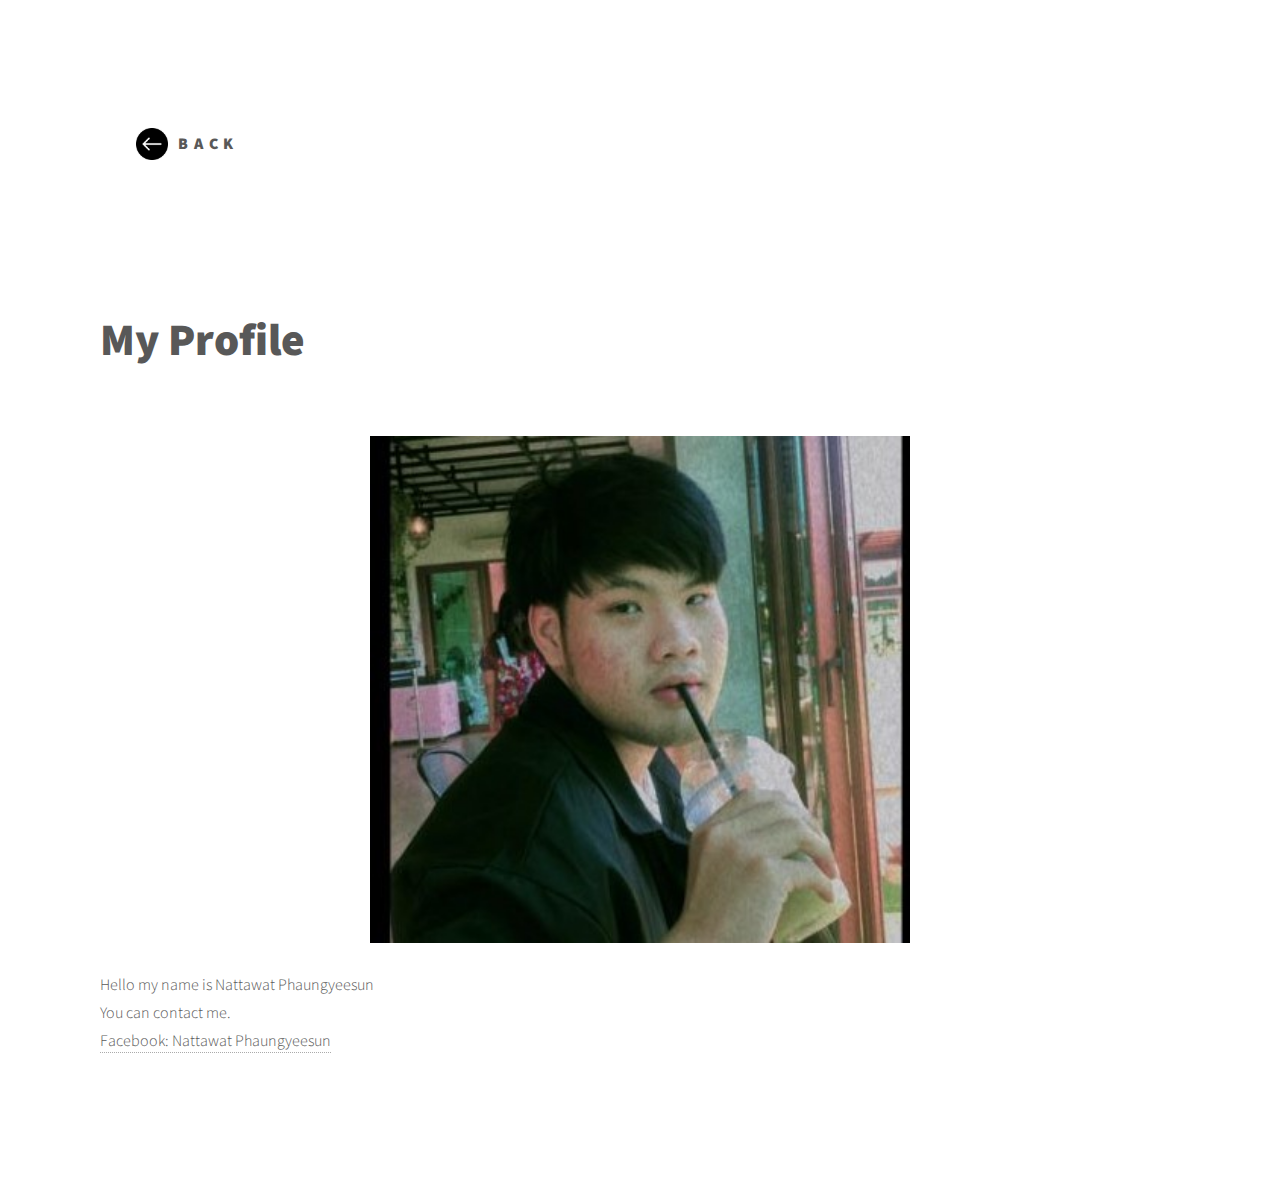
<file: myprofile.html>
<!DOCTYPE HTML>
<!--
	Phantom by HTML5 UP
	html5up.net | @ajlkn
	Free for personal and commercial use under the CCA 3.0 license (html5up.net/license)
-->
<html>
	<head>
		<title>My Profile</title>
		<meta charset="utf-8" />
		<meta name="viewport" content="width=device-width, initial-scale=1, user-scalable=no" />
		<link rel="stylesheet" href="assets/css/main.css" />
		<noscript><link rel="stylesheet" href="assets/css/noscript.css" /></noscript>
	</head>
	<body class="is-preload">
		<!-- Wrapper -->
			<div id="wrapper">

				<!-- Header -->
					<header id="header">
						<div class="inner">

							<!-- Logo -->
								<a href="index.html" class="logo">
									<span class="symbol"><img src="images/back.jpg" alt="" /></span><span class="title">Back</span>
								</a>

					</header>
				<style>
					.container{
					
						padding: 100px;
						margin: 0;
					}
					img{
						display: block;
						margin-left: auto;
						margin-right: auto;
						width: 50%;
					}
					b{
						text-align: center;
					}
				</style>
				<nav id="menu">
					<h2>Menu</h2>
					<ul>
						<li><a href="index.html">Home</a></li>
					</ul>
				</nav>
				<div class="container">
					<b style="font-size: 45px ;">My Profile</b><br>
					<br>
					<br>
						<img src="images/do.jpg" ><br>
					<p>Hello my name is  Nattawat Phaungyeesun<br>
					You can contact me.<br>
					<a href="https://web.facebook.com/profile.php" target="_blank">Facebook: Nattawat Phaungyeesun</a></p>

				</div>	
	
		<!-- Scripts -->
		<script src="assets/js/jquery.min.js"></script>
		<script src="assets/js/browser.min.js"></script>
		<script src="assets/js/breakpoints.min.js"></script>
		<script src="assets/js/util.js"></script>
		<script src="assets/js/main.js"></script>
</file>
<file: assets/css/noscript.css>
/*
	Phantom by HTML5 UP
	html5up.net | @ajlkn
	Free for personal and commercial use under the CCA 3.0 license (html5up.net/license)
*/

/* Tiles */

	body.is-preload .tiles article {
		-moz-transform: none;
		-webkit-transform: none;
		-ms-transform: none;
		transform: none;
		opacity: 1;
	}
</file>
<file: assets/css/main.css>
@import url(fontawesome-all.min.css);
@import url("https://fonts.googleapis.com/css?family=Source+Sans+Pro:300,700,900");

/*
	Phantom by HTML5 UP
	html5up.net | @ajlkn
	Free for personal and commercial use under the CCA 3.0 license (html5up.net/license)
*/

html, body, div, span, applet, object,
iframe, h1, h2, h3, h4, h5, h6, p, blockquote,
pre, a, abbr, acronym, address, big, cite,
code, del, dfn, em, img, ins, kbd, q, s, samp,
small, strike, strong, sub, sup, tt, var, b,
u, i, center, dl, dt, dd, ol, ul, li, fieldset,
form, label, legend, table, caption, tbody,
tfoot, thead, tr, th, td, article, aside,
canvas, details, embed, figure, figcaption,
footer, header, hgroup, menu, nav, output, ruby,
section, summary, time, mark, audio, video {
	margin: 0;
	padding: 0;
	border: 0;
	font-size: 100%;
	font: inherit;
	vertical-align: baseline;}

article, aside, details, figcaption, figure,
footer, header, hgroup, menu, nav, section {
	display: block;}

body {
	line-height: 1;
}

ol, ul {
	list-style: none;
}

blockquote, q {
	quotes: none;
}

	blockquote:before, blockquote:after, q:before, q:after {
		content: '';
		content: none;
	}

table {
	border-collapse: collapse;
	border-spacing: 0;
}

body {
	-webkit-text-size-adjust: none;
}

mark {
	background-color: transparent;
	color: inherit;
}

input::-moz-focus-inner {
	border: 0;
	padding: 0;
}

input, select, textarea {
	-moz-appearance: none;
	-webkit-appearance: none;
	-ms-appearance: none;
	appearance: none;
}

/* Basic */

	@-ms-viewport {
		width: device-width;
	}

	body {
		-ms-overflow-style: scrollbar;
	}

	@media screen and (max-width: 480px) {

		html, body {
			min-width: 320px;
		}

	}

	html {
		box-sizing: border-box;
	}

	*, *:before, *:after {
		box-sizing: inherit;
	}

	body {
		background: #ffffff;
	}

		body.is-preload *, body.is-preload *:before, body.is-preload *:after {
			-moz-animation: none !important;
			-webkit-animation: none !important;
			-ms-animation: none !important;
			animation: none !important;
			-moz-transition: none !important;
			-webkit-transition: none !important;
			-ms-transition: none !important;
			transition: none !important;
		}

/* Type */

	body, input, select, textarea {
		color: #585858;
		font-family: "Source Sans Pro", Helvetica, sans-serif;
		font-size: 16pt;
		font-weight: 300;
		line-height: 1.75;
	}

		@media screen and (max-width: 1680px) {

			body, input, select, textarea {
				font-size: 14pt;
			}

		}

		@media screen and (max-width: 1280px) {

			body, input, select, textarea {
				font-size: 12pt;
			}

		}

	a {
		-moz-transition: border-bottom-color 0.2s ease, color 0.2s ease;
		-webkit-transition: border-bottom-color 0.2s ease, color 0.2s ease;
		-ms-transition: border-bottom-color 0.2s ease, color 0.2s ease;
		transition: border-bottom-color 0.2s ease, color 0.2s ease;
		text-decoration: none;
		color: #585858;
		border-bottom: dotted 1px rgba(88, 88, 88, 0.5);
	}

		a:hover {
			border-bottom-color: transparent;
			color: #f2849e !important;
		}

	strong, b {
		font-weight: 900;
	}

	em, i {
		font-style: italic;
	}

	p {
		margin: 0 0 2em 0;
	}

	h1 {
		font-size: 2.75em;
		font-weight: 700;
		line-height: 1.3;
		margin: 0 0 1em 0;
		letter-spacing: -0.035em;
	}

		h1 a {
			color: inherit;
		}

		@media screen and (max-width: 736px) {

			h1 {
				font-size: 2em;
				margin: 0 0 1em 0;
			}

		}

		@media screen and (max-width: 360px) {

			h1 {
				font-size: 1.75em;
			}

		}

	h2, h3, h4, h5, h6 {
		font-weight: 900;
		line-height: 1.5;
		margin: 0 0 2em 0;
		text-transform: uppercase;
		letter-spacing: 0.35em;
	}

		h2 a, h3 a, h4 a, h5 a, h6 a {
			color: inherit;
		}

	h2 {
		font-size: 1.1em;
	}

	h3 {
		font-size: 1em;
	}

	h4 {
		font-size: 0.8em;
	}

	h5 {
		font-size: 0.8em;
	}

	h6 {
		font-size: 0.8em;
	}

	@media screen and (max-width: 980px) {

		h1 br, h2 br, h3 br, h4 br, h5 br, h6 br {
			display: none;
		}

	}

	@media screen and (max-width: 736px) {

		h2 {
			font-size: 1em;
		}

		h3 {
			font-size: 0.8em;
		}

	}

	sub {
		font-size: 0.8em;
		position: relative;
		top: 0.5em;
	}

	sup {
		font-size: 0.8em;
		position: relative;
		top: -0.5em;
	}

	blockquote {
		border-left: solid 4px #c9c9c9;
		font-style: italic;
		margin: 0 0 2em 0;
		padding: 0.5em 0 0.5em 2em;
	}

	code {
		background: rgba(144, 144, 144, 0.075);
		border-radius: 4px;
		border: solid 1px #c9c9c9;
		font-family: "Courier New", monospace;
		font-size: 0.9em;
		margin: 0 0.25em;
		padding: 0.25em 0.65em;
	}

	pre {
		-webkit-overflow-scrolling: touch;
		font-family: "Courier New", monospace;
		font-size: 0.9em;
		margin: 0 0 2em 0;
	}

		pre code {
			display: block;
			line-height: 1.75;
			padding: 1em 1.5em;
			overflow-x: auto;
		}

	hr {
		border: 0;
		border-bottom: solid 1px #c9c9c9;
		margin: 2em 0;
	}

		hr.major {
			margin: 3em 0;
		}

	.align-left {
		text-align: left;
	}

	.align-center {
		text-align: center;
	}

	.align-right {
		text-align: right;
	}

/* Row */

	.row {
		display: flex;
		flex-wrap: wrap;
		box-sizing: border-box;
		align-items: stretch;
	}

		.row > * {
			box-sizing: border-box;
		}

		.row.gtr-uniform > * > :last-child {
			margin-bottom: 0;
		}

		.row.aln-left {
			justify-content: flex-start;
		}

		.row.aln-center {
			justify-content: center;
		}

		.row.aln-right {
			justify-content: flex-end;
		}

		.row.aln-top {
			align-items: flex-start;
		}

		.row.aln-middle {
			align-items: center;
		}

		.row.aln-bottom {
			align-items: flex-end;
		}

		.row > .imp {
			order: -1;
		}

		.row > .col-1 {
			width: 8.33333%;
		}

		.row > .off-1 {
			margin-left: 8.33333%;
		}

		.row > .col-2 {
			width: 16.66667%;
		}

		.row > .off-2 {
			margin-left: 16.66667%;
		}

		.row > .col-3 {
			width: 25%;
		}

		.row > .off-3 {
			margin-left: 25%;
		}

		.row > .col-4 {
			width: 33.33333%;
		}

		.row > .off-4 {
			margin-left: 33.33333%;
		}

		.row > .col-5 {
			width: 41.66667%;
		}

		.row > .off-5 {
			margin-left: 41.66667%;
		}

		.row > .col-6 {
			width: 50%;
		}

		.row > .off-6 {
			margin-left: 50%;
		}

		.row > .col-7 {
			width: 58.33333%;
		}

		.row > .off-7 {
			margin-left: 58.33333%;
		}

		.row > .col-8 {
			width: 66.66667%;
		}

		.row > .off-8 {
			margin-left: 66.66667%;
		}

		.row > .col-9 {
			width: 75%;
		}

		.row > .off-9 {
			margin-left: 75%;
		}

		.row > .col-10 {
			width: 83.33333%;
		}

		.row > .off-10 {
			margin-left: 83.33333%;
		}

		.row > .col-11 {
			width: 91.66667%;
		}

		.row > .off-11 {
			margin-left: 91.66667%;
		}

		.row > .col-12 {
			width: 100%;
		}

		.row > .off-12 {
			margin-left: 100%;
		}

		.row.gtr-0 {
			margin-top: 0;
			margin-left: 0em;
		}

			.row.gtr-0 > * {
				padding: 0 0 0 0em;
			}

			.row.gtr-0.gtr-uniform {
				margin-top: 0em;
			}

				.row.gtr-0.gtr-uniform > * {
					padding-top: 0em;
				}

		.row.gtr-25 {
			margin-top: 0;
			margin-left: -0.5em;
		}

			.row.gtr-25 > * {
				padding: 0 0 0 0.5em;
			}

			.row.gtr-25.gtr-uniform {
				margin-top: -0.5em;
			}

				.row.gtr-25.gtr-uniform > * {
					padding-top: 0.5em;
				}

		.row.gtr-50 {
			margin-top: 0;
			margin-left: -1em;
		}

			.row.gtr-50 > * {
				padding: 0 0 0 1em;
			}

			.row.gtr-50.gtr-uniform {
				margin-top: -1em;
			}

				.row.gtr-50.gtr-uniform > * {
					padding-top: 1em;
				}

		.row {
			margin-top: 0;
			margin-left: -2em;
		}

			.row > * {
				padding: 0 0 0 2em;
			}

			.row.gtr-uniform {
				margin-top: -2em;
			}

				.row.gtr-uniform > * {
					padding-top: 2em;
				}

		.row.gtr-150 {
			margin-top: 0;
			margin-left: -3em;
		}

			.row.gtr-150 > * {
				padding: 0 0 0 3em;
			}

			.row.gtr-150.gtr-uniform {
				margin-top: -3em;
			}

				.row.gtr-150.gtr-uniform > * {
					padding-top: 3em;
				}

		.row.gtr-200 {
			margin-top: 0;
			margin-left: -4em;
		}

			.row.gtr-200 > * {
				padding: 0 0 0 4em;
			}

			.row.gtr-200.gtr-uniform {
				margin-top: -4em;
			}

				.row.gtr-200.gtr-uniform > * {
					padding-top: 4em;
				}

		@media screen and (max-width: 1680px) {

			.row {
				display: flex;
				flex-wrap: wrap;
				box-sizing: border-box;
				align-items: stretch;
			}

				.row > * {
					box-sizing: border-box;
				}

				.row.gtr-uniform > * > :last-child {
					margin-bottom: 0;
				}

				.row.aln-left {
					justify-content: flex-start;
				}

				.row.aln-center {
					justify-content: center;
				}

				.row.aln-right {
					justify-content: flex-end;
				}

				.row.aln-top {
					align-items: flex-start;
				}

				.row.aln-middle {
					align-items: center;
				}

				.row.aln-bottom {
					align-items: flex-end;
				}

				.row > .imp-xlarge {
					order: -1;
				}

				.row > .col-1-xlarge {
					width: 8.33333%;
				}

				.row > .off-1-xlarge {
					margin-left: 8.33333%;
				}

				.row > .col-2-xlarge {
					width: 16.66667%;
				}

				.row > .off-2-xlarge {
					margin-left: 16.66667%;
				}

				.row > .col-3-xlarge {
					width: 25%;
				}

				.row > .off-3-xlarge {
					margin-left: 25%;
				}

				.row > .col-4-xlarge {
					width: 33.33333%;
				}

				.row > .off-4-xlarge {
					margin-left: 33.33333%;
				}

				.row > .col-5-xlarge {
					width: 41.66667%;
				}

				.row > .off-5-xlarge {
					margin-left: 41.66667%;
				}

				.row > .col-6-xlarge {
					width: 50%;
				}

				.row > .off-6-xlarge {
					margin-left: 50%;
				}

				.row > .col-7-xlarge {
					width: 58.33333%;
				}

				.row > .off-7-xlarge {
					margin-left: 58.33333%;
				}

				.row > .col-8-xlarge {
					width: 66.66667%;
				}

				.row > .off-8-xlarge {
					margin-left: 66.66667%;
				}

				.row > .col-9-xlarge {
					width: 75%;
				}

				.row > .off-9-xlarge {
					margin-left: 75%;
				}

				.row > .col-10-xlarge {
					width: 83.33333%;
				}

				.row > .off-10-xlarge {
					margin-left: 83.33333%;
				}

				.row > .col-11-xlarge {
					width: 91.66667%;
				}

				.row > .off-11-xlarge {
					margin-left: 91.66667%;
				}

				.row > .col-12-xlarge {
					width: 100%;
				}

				.row > .off-12-xlarge {
					margin-left: 100%;
				}

				.row.gtr-0 {
					margin-top: 0;
					margin-left: 0em;
				}

					.row.gtr-0 > * {
						padding: 0 0 0 0em;
					}

					.row.gtr-0.gtr-uniform {
						margin-top: 0em;
					}

						.row.gtr-0.gtr-uniform > * {
							padding-top: 0em;
						}

				.row.gtr-25 {
					margin-top: 0;
					margin-left: -0.5em;
				}

					.row.gtr-25 > * {
						padding: 0 0 0 0.5em;
					}

					.row.gtr-25.gtr-uniform {
						margin-top: -0.5em;
					}

						.row.gtr-25.gtr-uniform > * {
							padding-top: 0.5em;
						}

				.row.gtr-50 {
					margin-top: 0;
					margin-left: -1em;
				}

					.row.gtr-50 > * {
						padding: 0 0 0 1em;
					}

					.row.gtr-50.gtr-uniform {
						margin-top: -1em;
					}

						.row.gtr-50.gtr-uniform > * {
							padding-top: 1em;
						}

				.row {
					margin-top: 0;
					margin-left: -2em;
				}

					.row > * {
						padding: 0 0 0 2em;
					}

					.row.gtr-uniform {
						margin-top: -2em;
					}

						.row.gtr-uniform > * {
							padding-top: 2em;
						}

				.row.gtr-150 {
					margin-top: 0;
					margin-left: -3em;
				}

					.row.gtr-150 > * {
						padding: 0 0 0 3em;
					}

					.row.gtr-150.gtr-uniform {
						margin-top: -3em;
					}

						.row.gtr-150.gtr-uniform > * {
							padding-top: 3em;
						}

				.row.gtr-200 {
					margin-top: 0;
					margin-left: -4em;
				}

					.row.gtr-200 > * {
						padding: 0 0 0 4em;
					}

					.row.gtr-200.gtr-uniform {
						margin-top: -4em;
					}

						.row.gtr-200.gtr-uniform > * {
							padding-top: 4em;
						}

		}

		@media screen and (max-width: 1280px) {

			.row {
				display: flex;
				flex-wrap: wrap;
				box-sizing: border-box;
				align-items: stretch;
			}

				.row > * {
					box-sizing: border-box;
				}

				.row.gtr-uniform > * > :last-child {
					margin-bottom: 0;
				}

				.row.aln-left {
					justify-content: flex-start;
				}

				.row.aln-center {
					justify-content: center;
				}

				.row.aln-right {
					justify-content: flex-end;
				}

				.row.aln-top {
					align-items: flex-start;
				}

				.row.aln-middle {
					align-items: center;
				}

				.row.aln-bottom {
					align-items: flex-end;
				}

				.row > .imp-large {
					order: -1;
				}

				.row > .col-1-large {
					width: 8.33333%;
				}

				.row > .off-1-large {
					margin-left: 8.33333%;
				}

				.row > .col-2-large {
					width: 16.66667%;
				}

				.row > .off-2-large {
					margin-left: 16.66667%;
				}

				.row > .col-3-large {
					width: 25%;
				}

				.row > .off-3-large {
					margin-left: 25%;
				}

				.row > .col-4-large {
					width: 33.33333%;
				}

				.row > .off-4-large {
					margin-left: 33.33333%;
				}

				.row > .col-5-large {
					width: 41.66667%;
				}

				.row > .off-5-large {
					margin-left: 41.66667%;
				}

				.row > .col-6-large {
					width: 50%;
				}

				.row > .off-6-large {
					margin-left: 50%;
				}

				.row > .col-7-large {
					width: 58.33333%;
				}

				.row > .off-7-large {
					margin-left: 58.33333%;
				}

				.row > .col-8-large {
					width: 66.66667%;
				}

				.row > .off-8-large {
					margin-left: 66.66667%;
				}

				.row > .col-9-large {
					width: 75%;
				}

				.row > .off-9-large {
					margin-left: 75%;
				}

				.row > .col-10-large {
					width: 83.33333%;
				}

				.row > .off-10-large {
					margin-left: 83.33333%;
				}

				.row > .col-11-large {
					width: 91.66667%;
				}

				.row > .off-11-large {
					margin-left: 91.66667%;
				}

				.row > .col-12-large {
					width: 100%;
				}

				.row > .off-12-large {
					margin-left: 100%;
				}

				.row.gtr-0 {
					margin-top: 0;
					margin-left: 0em;
				}

					.row.gtr-0 > * {
						padding: 0 0 0 0em;
					}

					.row.gtr-0.gtr-uniform {
						margin-top: 0em;
					}

						.row.gtr-0.gtr-uniform > * {
							padding-top: 0em;
						}

				.row.gtr-25 {
					margin-top: 0;
					margin-left: -0.5em;
				}

					.row.gtr-25 > * {
						padding: 0 0 0 0.5em;
					}

					.row.gtr-25.gtr-uniform {
						margin-top: -0.5em;
					}

						.row.gtr-25.gtr-uniform > * {
							padding-top: 0.5em;
						}

				.row.gtr-50 {
					margin-top: 0;
					margin-left: -1em;
				}

					.row.gtr-50 > * {
						padding: 0 0 0 1em;
					}

					.row.gtr-50.gtr-uniform {
						margin-top: -1em;
					}

						.row.gtr-50.gtr-uniform > * {
							padding-top: 1em;
						}

				.row {
					margin-top: 0;
					margin-left: -2em;
				}

					.row > * {
						padding: 0 0 0 2em;
					}

					.row.gtr-uniform {
						margin-top: -2em;
					}

						.row.gtr-uniform > * {
							padding-top: 2em;
						}

				.row.gtr-150 {
					margin-top: 0;
					margin-left: -3em;
				}

					.row.gtr-150 > * {
						padding: 0 0 0 3em;
					}

					.row.gtr-150.gtr-uniform {
						margin-top: -3em;
					}

						.row.gtr-150.gtr-uniform > * {
							padding-top: 3em;
						}

				.row.gtr-200 {
					margin-top: 0;
					margin-left: -4em;
				}

					.row.gtr-200 > * {
						padding: 0 0 0 4em;
					}

					.row.gtr-200.gtr-uniform {
						margin-top: -4em;
					}

						.row.gtr-200.gtr-uniform > * {
							padding-top: 4em;
						}

		}

		@media screen and (max-width: 980px) {

			.row {
				display: flex;
				flex-wrap: wrap;
				box-sizing: border-box;
				align-items: stretch;
			}

				.row > * {
					box-sizing: border-box;
				}

				.row.gtr-uniform > * > :last-child {
					margin-bottom: 0;
				}

				.row.aln-left {
					justify-content: flex-start;
				}

				.row.aln-center {
					justify-content: center;
				}

				.row.aln-right {
					justify-content: flex-end;
				}

				.row.aln-top {
					align-items: flex-start;
				}

				.row.aln-middle {
					align-items: center;
				}

				.row.aln-bottom {
					align-items: flex-end;
				}

				.row > .imp-medium {
					order: -1;
				}

				.row > .col-1-medium {
					width: 8.33333%;
				}

				.row > .off-1-medium {
					margin-left: 8.33333%;
				}

				.row > .col-2-medium {
					width: 16.66667%;
				}

				.row > .off-2-medium {
					margin-left: 16.66667%;
				}

				.row > .col-3-medium {
					width: 25%;
				}

				.row > .off-3-medium {
					margin-left: 25%;
				}

				.row > .col-4-medium {
					width: 33.33333%;
				}

				.row > .off-4-medium {
					margin-left: 33.33333%;
				}

				.row > .col-5-medium {
					width: 41.66667%;
				}

				.row > .off-5-medium {
					margin-left: 41.66667%;
				}

				.row > .col-6-medium {
					width: 50%;
				}

				.row > .off-6-medium {
					margin-left: 50%;
				}

				.row > .col-7-medium {
					width: 58.33333%;
				}

				.row > .off-7-medium {
					margin-left: 58.33333%;
				}

				.row > .col-8-medium {
					width: 66.66667%;
				}

				.row > .off-8-medium {
					margin-left: 66.66667%;
				}

				.row > .col-9-medium {
					width: 75%;
				}

				.row > .off-9-medium {
					margin-left: 75%;
				}

				.row > .col-10-medium {
					width: 83.33333%;
				}

				.row > .off-10-medium {
					margin-left: 83.33333%;
				}

				.row > .col-11-medium {
					width: 91.66667%;
				}

				.row > .off-11-medium {
					margin-left: 91.66667%;
				}

				.row > .col-12-medium {
					width: 100%;
				}

				.row > .off-12-medium {
					margin-left: 100%;
				}

				.row.gtr-0 {
					margin-top: 0;
					margin-left: 0em;
				}

					.row.gtr-0 > * {
						padding: 0 0 0 0em;
					}

					.row.gtr-0.gtr-uniform {
						margin-top: 0em;
					}

						.row.gtr-0.gtr-uniform > * {
							padding-top: 0em;
						}

				.row.gtr-25 {
					margin-top: 0;
					margin-left: -0.375em;
				}

					.row.gtr-25 > * {
						padding: 0 0 0 0.375em;
					}

					.row.gtr-25.gtr-uniform {
						margin-top: -0.375em;
					}

						.row.gtr-25.gtr-uniform > * {
							padding-top: 0.375em;
						}

				.row.gtr-50 {
					margin-top: 0;
					margin-left: -0.75em;
				}

					.row.gtr-50 > * {
						padding: 0 0 0 0.75em;
					}

					.row.gtr-50.gtr-uniform {
						margin-top: -0.75em;
					}

						.row.gtr-50.gtr-uniform > * {
							padding-top: 0.75em;
						}

				.row {
					margin-top: 0;
					margin-left: -1.5em;
				}

					.row > * {
						padding: 0 0 0 1.5em;
					}

					.row.gtr-uniform {
						margin-top: -1.5em;
					}

						.row.gtr-uniform > * {
							padding-top: 1.5em;
						}

				.row.gtr-150 {
					margin-top: 0;
					margin-left: -2.25em;
				}

					.row.gtr-150 > * {
						padding: 0 0 0 2.25em;
					}

					.row.gtr-150.gtr-uniform {
						margin-top: -2.25em;
					}

						.row.gtr-150.gtr-uniform > * {
							padding-top: 2.25em;
						}

				.row.gtr-200 {
					margin-top: 0;
					margin-left: -3em;
				}

					.row.gtr-200 > * {
						padding: 0 0 0 3em;
					}

					.row.gtr-200.gtr-uniform {
						margin-top: -3em;
					}

						.row.gtr-200.gtr-uniform > * {
							padding-top: 3em;
						}

		}

		@media screen and (max-width: 736px) {

			.row {
				display: flex;
				flex-wrap: wrap;
				box-sizing: border-box;
				align-items: stretch;
			}

				.row > * {
					box-sizing: border-box;
				}

				.row.gtr-uniform > * > :last-child {
					margin-bottom: 0;
				}

				.row.aln-left {
					justify-content: flex-start;
				}

				.row.aln-center {
					justify-content: center;
				}

				.row.aln-right {
					justify-content: flex-end;
				}

				.row.aln-top {
					align-items: flex-start;
				}

				.row.aln-middle {
					align-items: center;
				}

				.row.aln-bottom {
					align-items: flex-end;
				}

				.row > .imp-small {
					order: -1;
				}

				.row > .col-1-small {
					width: 8.33333%;
				}

				.row > .off-1-small {
					margin-left: 8.33333%;
				}

				.row > .col-2-small {
					width: 16.66667%;
				}

				.row > .off-2-small {
					margin-left: 16.66667%;
				}

				.row > .col-3-small {
					width: 25%;
				}

				.row > .off-3-small {
					margin-left: 25%;
				}

				.row > .col-4-small {
					width: 33.33333%;
				}

				.row > .off-4-small {
					margin-left: 33.33333%;
				}

				.row > .col-5-small {
					width: 41.66667%;
				}

				.row > .off-5-small {
					margin-left: 41.66667%;
				}

				.row > .col-6-small {
					width: 50%;
				}

				.row > .off-6-small {
					margin-left: 50%;
				}

				.row > .col-7-small {
					width: 58.33333%;
				}

				.row > .off-7-small {
					margin-left: 58.33333%;
				}

				.row > .col-8-small {
					width: 66.66667%;
				}

				.row > .off-8-small {
					margin-left: 66.66667%;
				}

				.row > .col-9-small {
					width: 75%;
				}

				.row > .off-9-small {
					margin-left: 75%;
				}

				.row > .col-10-small {
					width: 83.33333%;
				}

				.row > .off-10-small {
					margin-left: 83.33333%;
				}

				.row > .col-11-small {
					width: 91.66667%;
				}

				.row > .off-11-small {
					margin-left: 91.66667%;
				}

				.row > .col-12-small {
					width: 100%;
				}

				.row > .off-12-small {
					margin-left: 100%;
				}

				.row.gtr-0 {
					margin-top: 0;
					margin-left: 0em;
				}

					.row.gtr-0 > * {
						padding: 0 0 0 0em;
					}

					.row.gtr-0.gtr-uniform {
						margin-top: 0em;
					}

						.row.gtr-0.gtr-uniform > * {
							padding-top: 0em;
						}

				.row.gtr-25 {
					margin-top: 0;
					margin-left: -0.25em;
				}

					.row.gtr-25 > * {
						padding: 0 0 0 0.25em;
					}

					.row.gtr-25.gtr-uniform {
						margin-top: -0.25em;
					}

						.row.gtr-25.gtr-uniform > * {
							padding-top: 0.25em;
						}

				.row.gtr-50 {
					margin-top: 0;
					margin-left: -0.5em;
				}

					.row.gtr-50 > * {
						padding: 0 0 0 0.5em;
					}

					.row.gtr-50.gtr-uniform {
						margin-top: -0.5em;
					}

						.row.gtr-50.gtr-uniform > * {
							padding-top: 0.5em;
						}

				.row {
					margin-top: 0;
					margin-left: -1em;
				}

					.row > * {
						padding: 0 0 0 1em;
					}

					.row.gtr-uniform {
						margin-top: -1em;
					}

						.row.gtr-uniform > * {
							padding-top: 1em;
						}

				.row.gtr-150 {
					margin-top: 0;
					margin-left: -1.5em;
				}

					.row.gtr-150 > * {
						padding: 0 0 0 1.5em;
					}

					.row.gtr-150.gtr-uniform {
						margin-top: -1.5em;
					}

						.row.gtr-150.gtr-uniform > * {
							padding-top: 1.5em;
						}

				.row.gtr-200 {
					margin-top: 0;
					margin-left: -2em;
				}

					.row.gtr-200 > * {
						padding: 0 0 0 2em;
					}

					.row.gtr-200.gtr-uniform {
						margin-top: -2em;
					}

						.row.gtr-200.gtr-uniform > * {
							padding-top: 2em;
						}

		}

		@media screen and (max-width: 480px) {

			.row {
				display: flex;
				flex-wrap: wrap;
				box-sizing: border-box;
				align-items: stretch;
			}

				.row > * {
					box-sizing: border-box;
				}

				.row.gtr-uniform > * > :last-child {
					margin-bottom: 0;
				}

				.row.aln-left {
					justify-content: flex-start;
				}

				.row.aln-center {
					justify-content: center;
				}

				.row.aln-right {
					justify-content: flex-end;
				}

				.row.aln-top {
					align-items: flex-start;
				}

				.row.aln-middle {
					align-items: center;
				}

				.row.aln-bottom {
					align-items: flex-end;
				}

				.row > .imp-xsmall {
					order: -1;
				}

				.row > .col-1-xsmall {
					width: 8.33333%;
				}

				.row > .off-1-xsmall {
					margin-left: 8.33333%;
				}

				.row > .col-2-xsmall {
					width: 16.66667%;
				}

				.row > .off-2-xsmall {
					margin-left: 16.66667%;
				}

				.row > .col-3-xsmall {
					width: 25%;
				}

				.row > .off-3-xsmall {
					margin-left: 25%;
				}

				.row > .col-4-xsmall {
					width: 33.33333%;
				}

				.row > .off-4-xsmall {
					margin-left: 33.33333%;
				}

				.row > .col-5-xsmall {
					width: 41.66667%;
				}

				.row > .off-5-xsmall {
					margin-left: 41.66667%;
				}

				.row > .col-6-xsmall {
					width: 50%;
				}

				.row > .off-6-xsmall {
					margin-left: 50%;
				}

				.row > .col-7-xsmall {
					width: 58.33333%;
				}

				.row > .off-7-xsmall {
					margin-left: 58.33333%;
				}

				.row > .col-8-xsmall {
					width: 66.66667%;
				}

				.row > .off-8-xsmall {
					margin-left: 66.66667%;
				}

				.row > .col-9-xsmall {
					width: 75%;
				}

				.row > .off-9-xsmall {
					margin-left: 75%;
				}

				.row > .col-10-xsmall {
					width: 83.33333%;
				}

				.row > .off-10-xsmall {
					margin-left: 83.33333%;
				}

				.row > .col-11-xsmall {
					width: 91.66667%;
				}

				.row > .off-11-xsmall {
					margin-left: 91.66667%;
				}

				.row > .col-12-xsmall {
					width: 100%;
				}

				.row > .off-12-xsmall {
					margin-left: 100%;
				}

				.row.gtr-0 {
					margin-top: 0;
					margin-left: 0em;
				}

					.row.gtr-0 > * {
						padding: 0 0 0 0em;
					}

					.row.gtr-0.gtr-uniform {
						margin-top: 0em;
					}

						.row.gtr-0.gtr-uniform > * {
							padding-top: 0em;
						}

				.row.gtr-25 {
					margin-top: 0;
					margin-left: -0.25em;
				}

					.row.gtr-25 > * {
						padding: 0 0 0 0.25em;
					}

					.row.gtr-25.gtr-uniform {
						margin-top: -0.25em;
					}

						.row.gtr-25.gtr-uniform > * {
							padding-top: 0.25em;
						}

				.row.gtr-50 {
					margin-top: 0;
					margin-left: -0.5em;
				}

					.row.gtr-50 > * {
						padding: 0 0 0 0.5em;
					}

					.row.gtr-50.gtr-uniform {
						margin-top: -0.5em;
					}

						.row.gtr-50.gtr-uniform > * {
							padding-top: 0.5em;
						}

				.row {
					margin-top: 0;
					margin-left: -1em;
				}

					.row > * {
						padding: 0 0 0 1em;
					}

					.row.gtr-uniform {
						margin-top: -1em;
					}

						.row.gtr-uniform > * {
							padding-top: 1em;
						}

				.row.gtr-150 {
					margin-top: 0;
					margin-left: -1.5em;
				}

					.row.gtr-150 > * {
						padding: 0 0 0 1.5em;
					}

					.row.gtr-150.gtr-uniform {
						margin-top: -1.5em;
					}

						.row.gtr-150.gtr-uniform > * {
							padding-top: 1.5em;
						}

				.row.gtr-200 {
					margin-top: 0;
					margin-left: -2em;
				}

					.row.gtr-200 > * {
						padding: 0 0 0 2em;
					}

					.row.gtr-200.gtr-uniform {
						margin-top: -2em;
					}

						.row.gtr-200.gtr-uniform > * {
							padding-top: 2em;
						}

		}

/* Section/Article */

	section.special, article.special {
		text-align: center;
	}

	header p {
		margin-top: -1em;
	}

	@media screen and (max-width: 736px) {

		header p {
			margin-top: 0;
		}

	}

/* Icon */

	.icon {
		text-decoration: none;
		border-bottom: none;
		position: relative;
	}

		.icon:before {
			-moz-osx-font-smoothing: grayscale;
			-webkit-font-smoothing: antialiased;
			display: inline-block;
			font-style: normal;
			font-variant: normal;
			text-rendering: auto;
			line-height: 1;
			text-transform: none !important;
			font-family: 'Font Awesome 5 Free';
			font-weight: 400;
		}

		.icon > .label {
			display: none;
		}

		.icon:before {
			line-height: inherit;
		}

		.icon.solid:before {
			font-weight: 900;
		}

		.icon.brands:before {
			font-family: 'Font Awesome 5 Brands';
		}

		.icon.style2 {
			-moz-transition: background-color 0.2s ease-in-out, color 0.2s ease-in-out, border-color 0.2s ease-in-out;
			-webkit-transition: background-color 0.2s ease-in-out, color 0.2s ease-in-out, border-color 0.2s ease-in-out;
			-ms-transition: background-color 0.2s ease-in-out, color 0.2s ease-in-out, border-color 0.2s ease-in-out;
			transition: background-color 0.2s ease-in-out, color 0.2s ease-in-out, border-color 0.2s ease-in-out;
			background-color: transparent;
			border: solid 1px #c9c9c9;
			border-radius: 4px;
			width: 2.65em;
			height: 2.65em;
			display: inline-block;
			text-align: center;
			line-height: 2.65em;
			color: inherit;
		}

			.icon.style2:before {
				font-size: 1.1em;
			}

			.icon.style2:hover {
				color: #f2849e;
				border-color: #f2849e;
			}

			.icon.style2:active {
				background-color: rgba(242, 132, 158, 0.1);
			}

/* List */

	ol {
		list-style: decimal;
		margin: 0 0 2em 0;
		padding-left: 1.25em;
	}

		ol li {
			padding-left: 0.25em;
		}

	ul {
		list-style: disc;
		margin: 0 0 2em 0;
		padding-left: 1em;
	}

		ul li {
			padding-left: 0.5em;
		}

		ul.alt {
			list-style: none;
			padding-left: 0;
		}

			ul.alt li {
				border-top: solid 1px #c9c9c9;
				padding: 0.5em 0;
			}

				ul.alt li:first-child {
					border-top: 0;
					padding-top: 0;
				}

	dl {
		margin: 0 0 2em 0;
	}

		dl dt {
			display: block;
			font-weight: 900;
			margin: 0 0 1em 0;
		}

		dl dd {
			margin-left: 2em;
		}

/* Actions */

	ul.actions {
		display: -moz-flex;
		display: -webkit-flex;
		display: -ms-flex;
		display: flex;
		cursor: default;
		list-style: none;
		margin-left: -1em;
		padding-left: 0;
	}

		ul.actions li {
			padding: 0 0 0 1em;
			vertical-align: middle;
		}

		ul.actions.special {
			-moz-justify-content: center;
			-webkit-justify-content: center;
			-ms-justify-content: center;
			justify-content: center;
			width: 100%;
			margin-left: 0;
		}

			ul.actions.special li:first-child {
				padding-left: 0;
			}

		ul.actions.stacked {
			-moz-flex-direction: column;
			-webkit-flex-direction: column;
			-ms-flex-direction: column;
			flex-direction: column;
			margin-left: 0;
		}

			ul.actions.stacked li {
				padding: 1.3em 0 0 0;
			}

				ul.actions.stacked li:first-child {
					padding-top: 0;
				}

		ul.actions.fit {
			width: calc(100% + 1em);
		}

			ul.actions.fit li {
				-moz-flex-grow: 1;
				-webkit-flex-grow: 1;
				-ms-flex-grow: 1;
				flex-grow: 1;
				-moz-flex-shrink: 1;
				-webkit-flex-shrink: 1;
				-ms-flex-shrink: 1;
				flex-shrink: 1;
				width: 100%;
			}

				ul.actions.fit li > * {
					width: 100%;
				}

			ul.actions.fit.stacked {
				width: 100%;
			}

		@media screen and (max-width: 480px) {

			ul.actions:not(.fixed) {
				-moz-flex-direction: column;
				-webkit-flex-direction: column;
				-ms-flex-direction: column;
				flex-direction: column;
				margin-left: 0;
				width: 100% !important;
			}

				ul.actions:not(.fixed) li {
					-moz-flex-grow: 1;
					-webkit-flex-grow: 1;
					-ms-flex-grow: 1;
					flex-grow: 1;
					-moz-flex-shrink: 1;
					-webkit-flex-shrink: 1;
					-ms-flex-shrink: 1;
					flex-shrink: 1;
					padding: 1em 0 0 0;
					text-align: center;
					width: 100%;
				}

					ul.actions:not(.fixed) li > * {
						width: 100%;
					}

					ul.actions:not(.fixed) li:first-child {
						padding-top: 0;
					}

					ul.actions:not(.fixed) li input[type="submit"],
					ul.actions:not(.fixed) li input[type="reset"],
					ul.actions:not(.fixed) li input[type="button"],
					ul.actions:not(.fixed) li button,
					ul.actions:not(.fixed) li .button {
						width: 100%;
					}

						ul.actions:not(.fixed) li input[type="submit"].icon:before,
						ul.actions:not(.fixed) li input[type="reset"].icon:before,
						ul.actions:not(.fixed) li input[type="button"].icon:before,
						ul.actions:not(.fixed) li button.icon:before,
						ul.actions:not(.fixed) li .button.icon:before {
							margin-left: -0.5rem;
						}

		}

/* Icons */

	ul.icons {
		cursor: default;
		list-style: none;
		padding-left: 0;
		margin: -1em 0 2em -1em;
	}

		ul.icons li {
			display: inline-block;
			padding: 1em 0 0 1em;
		}

/* Form */

	form {
		margin: 0 0 2em 0;
		overflow-x: hidden;
	}

		form > :last-child {
			margin-bottom: 0;
		}

		form > .fields {
			display: -moz-flex;
			display: -webkit-flex;
			display: -ms-flex;
			display: flex;
			-moz-flex-wrap: wrap;
			-webkit-flex-wrap: wrap;
			-ms-flex-wrap: wrap;
			flex-wrap: wrap;
			width: calc(100% + 3em);
			margin: -1.5em 0 2em -1.5em;
		}

			form > .fields > .field {
				-moz-flex-grow: 0;
				-webkit-flex-grow: 0;
				-ms-flex-grow: 0;
				flex-grow: 0;
				-moz-flex-shrink: 0;
				-webkit-flex-shrink: 0;
				-ms-flex-shrink: 0;
				flex-shrink: 0;
				padding: 1.5em 0 0 1.5em;
				width: calc(100% - 1.5em);
			}

				form > .fields > .field.half {
					width: calc(50% - 0.75em);
				}

				form > .fields > .field.third {
					width: calc(100%/3 - 0.5em);
				}

				form > .fields > .field.quarter {
					width: calc(25% - 0.375em);
				}

		@media screen and (max-width: 480px) {

			form > .fields {
				width: calc(100% + 3em);
				margin: -1.5em 0 2em -1.5em;
			}

				form > .fields > .field {
					padding: 1.5em 0 0 1.5em;
					width: calc(100% - 1.5em);
				}

					form > .fields > .field.half {
						width: calc(100% - 1.5em);
					}

					form > .fields > .field.third {
						width: calc(100% - 1.5em);
					}

					form > .fields > .field.quarter {
						width: calc(100% - 1.5em);
					}

		}

	label {
		display: block;
		font-size: 0.9em;
		font-weight: 900;
		margin: 0 0 1em 0;
	}

	input[type="text"],
	input[type="password"],
	input[type="email"],
	input[type="tel"],
	select,
	textarea {
		-moz-appearance: none;
		-webkit-appearance: none;
		-ms-appearance: none;
		appearance: none;
		background-color: transparent;
		border: none;
		border-radius: 0;
		border-bottom: solid 1px #c9c9c9;
		color: inherit;
		display: block;
		outline: 0;
		padding: 0;
		text-decoration: none;
		width: 100%;
	}

		input[type="text"]:invalid,
		input[type="password"]:invalid,
		input[type="email"]:invalid,
		input[type="tel"]:invalid,
		select:invalid,
		textarea:invalid {
			box-shadow: none;
		}

		input[type="text"]:focus,
		input[type="password"]:focus,
		input[type="email"]:focus,
		input[type="tel"]:focus,
		select:focus,
		textarea:focus {
			border-bottom-color: #f2849e;
			box-shadow: inset 0 -1px 0 0 #f2849e;
		}

	select {
		background-image: url("data:image/svg+xml;charset=utf8,%3Csvg xmlns='http://www.w3.org/2000/svg' width='40' height='40' preserveAspectRatio='none' viewBox='0 0 40 40'%3E%3Cpath d='M9.4,12.3l10.4,10.4l10.4-10.4c0.2-0.2,0.5-0.4,0.9-0.4c0.3,0,0.6,0.1,0.9,0.4l3.3,3.3c0.2,0.2,0.4,0.5,0.4,0.9 c0,0.4-0.1,0.6-0.4,0.9L20.7,31.9c-0.2,0.2-0.5,0.4-0.9,0.4c-0.3,0-0.6-0.1-0.9-0.4L4.3,17.3c-0.2-0.2-0.4-0.5-0.4-0.9 c0-0.4,0.1-0.6,0.4-0.9l3.3-3.3c0.2-0.2,0.5-0.4,0.9-0.4S9.1,12.1,9.4,12.3z' fill='%23c9c9c9' /%3E%3C/svg%3E");
		background-size: 1.25rem;
		background-repeat: no-repeat;
		background-position: calc(100% - 1rem) center;
		height: 3em;
		padding-right: 3em;
		text-overflow: ellipsis;
	}

		select option {
			background: #ffffff;
		}

		select:focus::-ms-value {
			background-color: transparent;
		}

		select::-ms-expand {
			display: none;
		}

	input[type="text"],
	input[type="password"],
	input[type="email"],
	select {
		height: 3em;
	}

	textarea {
		padding: 0;
		min-height: 3.75em;
	}

	input[type="checkbox"],
	input[type="radio"] {
		-moz-appearance: none;
		-webkit-appearance: none;
		-ms-appearance: none;
		appearance: none;
		display: block;
		float: left;
		margin-right: -2em;
		opacity: 0;
		width: 1em;
		z-index: -1;
	}

		input[type="checkbox"] + label,
		input[type="radio"] + label {
			text-decoration: none;
			color: #585858;
			cursor: pointer;
			display: inline-block;
			font-size: 1em;
			font-weight: 300;
			padding-left: 2.55em;
			padding-right: 0.75em;
			position: relative;
		}

			input[type="checkbox"] + label:before,
			input[type="radio"] + label:before {
				-moz-osx-font-smoothing: grayscale;
				-webkit-font-smoothing: antialiased;
				display: inline-block;
				font-style: normal;
				font-variant: normal;
				text-rendering: auto;
				line-height: 1;
				text-transform: none !important;
				font-family: 'Font Awesome 5 Free';
				font-weight: 900;
			}

			input[type="checkbox"] + label:before,
			input[type="radio"] + label:before {
				border-radius: 4px;
				border: solid 1px #c9c9c9;
				content: '';
				display: inline-block;
				font-size: 0.8em;
				height: 2.25em;
				left: 0;
				line-height: 2.25em;
				position: absolute;
				text-align: center;
				top: 0;
				width: 2.25em;
			}

		input[type="checkbox"]:checked + label:before,
		input[type="radio"]:checked + label:before {
			background: #585858;
			border-color: #585858;
			color: #ffffff;
			content: '\f00c';
		}

		input[type="checkbox"]:focus + label:before,
		input[type="radio"]:focus + label:before {
			border-color: #f2849e;
			box-shadow: 0 0 0 1px #f2849e;
		}

	input[type="checkbox"] + label:before {
		border-radius: 4px;
	}

	input[type="radio"] + label:before {
		border-radius: 100%;
	}

/* Box */

	.box {
		border-radius: 4px;
		border: solid 1px #c9c9c9;
		margin-bottom: 2em;
		padding: 1.5em;
	}

		.box > :last-child,
		.box > :last-child > :last-child,
		.box > :last-child > :last-child > :last-child {
			margin-bottom: 0;
		}

		.box.alt {
			border: 0;
			border-radius: 0;
			padding: 0;
		}

/* Image */

	.image {
		border-radius: 4px;
		border: 0;
		display: inline-block;
		position: relative;
	}

		.image img {
			border-radius: 4px;
			display: block;
		}

		.image.left, .image.right {
			max-width: 40%;
		}

			.image.left img, .image.right img {
				width: 100%;
			}

		.image.left {
			float: left;
			padding: 0 1.5em 1em 0;
			top: 0.25em;
		}

		.image.right {
			float: right;
			padding: 0 0 1em 1.5em;
			top: 0.25em;
		}

		.image.fit {
			display: block;
			margin: 0 0 2em 0;
			width: 100%;
		}

			.image.fit img {
				width: 100%;
			}

		.image.main {
			display: block;
			margin: 0 0 3em 0;
			width: 100%;
		}

			.image.main img {
				width: 100%;
			}

			@media screen and (max-width: 736px) {

				.image.main {
					margin: 0 0 2em 0;
				}

			}

/* Table */

	.table-wrapper {
		-webkit-overflow-scrolling: touch;
		overflow-x: auto;
	}

	table {
		margin: 0 0 2em 0;
		width: 100%;
	}

		table tbody tr {
			border: solid 1px #c9c9c9;
			border-left: 0;
			border-right: 0;
		}

			table tbody tr:nth-child(2n + 1) {
				background-color: rgba(144, 144, 144, 0.075);
			}

		table td {
			padding: 0.75em 0.75em;
		}

		table th {
			font-size: 0.9em;
			font-weight: 900;
			padding: 0 0.75em 0.75em 0.75em;
			text-align: left;
		}

		table thead {
			border-bottom: solid 2px #c9c9c9;
		}

		table tfoot {
			border-top: solid 2px #c9c9c9;
		}

		table.alt {
			border-collapse: separate;
		}

			table.alt tbody tr td {
				border: solid 1px #c9c9c9;
				border-left-width: 0;
				border-top-width: 0;
			}

				table.alt tbody tr td:first-child {
					border-left-width: 1px;
				}

			table.alt tbody tr:first-child td {
				border-top-width: 1px;
			}

			table.alt thead {
				border-bottom: 0;
			}

			table.alt tfoot {
				border-top: 0;
			}

/* Button */

	input[type="submit"],
	input[type="reset"],
	input[type="button"],
	button,
	.button {
		-moz-appearance: none;
		-webkit-appearance: none;
		-ms-appearance: none;
		appearance: none;
		-moz-transition: background-color 0.2s ease-in-out, color 0.2s ease-in-out, box-shadow 0.2s ease-in-out;
		-webkit-transition: background-color 0.2s ease-in-out, color 0.2s ease-in-out, box-shadow 0.2s ease-in-out;
		-ms-transition: background-color 0.2s ease-in-out, color 0.2s ease-in-out, box-shadow 0.2s ease-in-out;
		transition: background-color 0.2s ease-in-out, color 0.2s ease-in-out, box-shadow 0.2s ease-in-out;
		background-color: transparent;
		border-radius: 4px;
		border: 0;
		box-shadow: inset 0 0 0 2px #585858;
		color: #585858 !important;
		cursor: pointer;
		display: inline-block;
		font-size: 0.8em;
		font-weight: 900;
		height: 3.5em;
		letter-spacing: 0.35em;
		line-height: 3.45em;
		overflow: hidden;
		padding: 0 1.25em 0 1.6em;
		text-align: center;
		text-decoration: none;
		text-overflow: ellipsis;
		text-transform: uppercase;
		white-space: nowrap;
	}

		input[type="submit"].icon:before,
		input[type="reset"].icon:before,
		input[type="button"].icon:before,
		button.icon:before,
		.button.icon:before {
			margin-right: 0.5em;
		}

		input[type="submit"].fit,
		input[type="reset"].fit,
		input[type="button"].fit,
		button.fit,
		.button.fit {
			width: 100%;
		}

		input[type="submit"]:hover,
		input[type="reset"]:hover,
		input[type="button"]:hover,
		button:hover,
		.button:hover {
			color: #f2849e !important;
			box-shadow: inset 0 0 0 2px #f2849e;
		}

		input[type="submit"]:active,
		input[type="reset"]:active,
		input[type="button"]:active,
		button:active,
		.button:active {
			background-color: rgba(242, 132, 158, 0.1);
		}

		input[type="submit"].small,
		input[type="reset"].small,
		input[type="button"].small,
		button.small,
		.button.small {
			font-size: 0.6em;
		}

		input[type="submit"].large,
		input[type="reset"].large,
		input[type="button"].large,
		button.large,
		.button.large {
			font-size: 1em;
		}

		input[type="submit"].primary,
		input[type="reset"].primary,
		input[type="button"].primary,
		button.primary,
		.button.primary {
			box-shadow: none;
			background-color: #585858;
			color: #ffffff !important;
		}

			input[type="submit"].primary:hover,
			input[type="reset"].primary:hover,
			input[type="button"].primary:hover,
			button.primary:hover,
			.button.primary:hover {
				background-color: #f2849e;
			}

			input[type="submit"].primary:active,
			input[type="reset"].primary:active,
			input[type="button"].primary:active,
			button.primary:active,
			.button.primary:active {
				background-color: #ee5f81;
			}

		input[type="submit"].disabled, input[type="submit"]:disabled,
		input[type="reset"].disabled,
		input[type="reset"]:disabled,
		input[type="button"].disabled,
		input[type="button"]:disabled,
		button.disabled,
		button:disabled,
		.button.disabled,
		.button:disabled {
			pointer-events: none;
			opacity: 0.25;
		}

/* Tiles */

	.tiles {
		display: -moz-flex;
		display: -webkit-flex;
		display: -ms-flex;
		display: flex;
		-moz-flex-wrap: wrap;
		-webkit-flex-wrap: wrap;
		-ms-flex-wrap: wrap;
		flex-wrap: wrap;
		postiion: relative;
		margin: -2.5em 0 0 -2.5em;
	}

		.tiles article {
			-moz-transition: -moz-transform 0.5s ease, opacity 0.5s ease;
			-webkit-transition: -webkit-transform 0.5s ease, opacity 0.5s ease;
			-ms-transition: -ms-transform 0.5s ease, opacity 0.5s ease;
			transition: transform 0.5s ease, opacity 0.5s ease;
			position: relative;
			width: calc(33.33333% - 2.5em);
			margin: 2.5em 0 0 2.5em;
		}

			.tiles article > .image {
				-moz-transition: -moz-transform 0.5s ease;
				-webkit-transition: -webkit-transform 0.5s ease;
				-ms-transition: -ms-transform 0.5s ease;
				transition: transform 0.5s ease;
				position: relative;
				display: block;
				width: 100%;
				border-radius: 4px;
				overflow: hidden;
			}

				.tiles article > .image img {
					display: block;
					width: 100%;
				}

				.tiles article > .image:before {
					pointer-events: none;
					-moz-transition: background-color 0.5s ease, opacity 0.5s ease;
					-webkit-transition: background-color 0.5s ease, opacity 0.5s ease;
					-ms-transition: background-color 0.5s ease, opacity 0.5s ease;
					transition: background-color 0.5s ease, opacity 0.5s ease;
					content: '';
					display: block;
					position: absolute;
					top: 0;
					left: 0;
					width: 100%;
					height: 100%;
					opacity: 1.0;
					z-index: 1;
					opacity: 0.8;
				}

				.tiles article > .image:after {
					pointer-events: none;
					-moz-transition: opacity 0.5s ease;
					-webkit-transition: opacity 0.5s ease;
					-ms-transition: opacity 0.5s ease;
					transition: opacity 0.5s ease;
					content: '';
					display: block;
					position: absolute;
					top: 0;
					left: 0;
					width: 100%;
					height: 100%;
					background-image: url("data:image/svg+xml;charset=utf8,%3Csvg xmlns='http://www.w3.org/2000/svg' width='100' height='100' viewBox='0 0 100 100' preserveAspectRatio='none'%3E%3Cstyle%3Eline %7B stroke-width: 0.25px%3B stroke: %23ffffff%3B %7D%3C/style%3E%3Cline x1='0' y1='0' x2='100' y2='100' /%3E%3Cline x1='100' y1='0' x2='0' y2='100' /%3E%3C/svg%3E");
					background-position: center;
					background-repeat: no-repeat;
					background-size: 100% 100%;
					opacity: 0.25;
					z-index: 2;
				}

			.tiles article > a {
				display: -moz-flex;
				display: -webkit-flex;
				display: -ms-flex;
				display: flex;
				-moz-flex-direction: column;
				-webkit-flex-direction: column;
				-ms-flex-direction: column;
				flex-direction: column;
				-moz-align-items: center;
				-webkit-align-items: center;
				-ms-align-items: center;
				align-items: center;
				-moz-justify-content: center;
				-webkit-justify-content: center;
				-ms-justify-content: center;
				justify-content: center;
				-moz-transition: background-color 0.5s ease, -moz-transform 0.5s ease;
				-webkit-transition: background-color 0.5s ease, -webkit-transform 0.5s ease;
				-ms-transition: background-color 0.5s ease, -ms-transform 0.5s ease;
				transition: background-color 0.5s ease, transform 0.5s ease;
				position: absolute;
				top: 0;
				left: 0;
				width: 100%;
				height: 100%;
				padding: 1em;
				border-radius: 4px;
				border-bottom: 0;
				color: #ffffff;
				text-align: center;
				text-decoration: none;
				z-index: 3;
			}

				.tiles article > a > :last-child {
					margin: 0;
				}

				.tiles article > a:hover {
					color: #ffffff !important;
				}

				.tiles article > a h2 {
					margin: 0;
				}

				.tiles article > a .content {
					-moz-transition: max-height 0.5s ease, opacity 0.5s ease;
					-webkit-transition: max-height 0.5s ease, opacity 0.5s ease;
					-ms-transition: max-height 0.5s ease, opacity 0.5s ease;
					transition: max-height 0.5s ease, opacity 0.5s ease;
					width: 100%;
					max-height: 0;
					line-height: 1.5;
					margin-top: 0.35em;
					opacity: 0;
				}

					.tiles article > a .content > :last-child {
						margin-bottom: 0;
					}

			.tiles article.style1 > .image:before {
				background-color: #f2849e;
			}

			.tiles article.style2 > .image:before {
				background-color: #7ecaf6;
			}

			.tiles article.style3 > .image:before {
				background-color: #7bd0c1;
			}

			.tiles article.style4 > .image:before {
				background-color: #c75b9b;
			}

			.tiles article.style5 > .image:before {
				background-color: #ae85ca;
			}

			.tiles article.style6 > .image:before {
				background-color: #8499e7;
			}

			body:not(.is-touch) .tiles article:hover > .image {
				-moz-transform: scale(1.1);
				-webkit-transform: scale(1.1);
				-ms-transform: scale(1.1);
				transform: scale(1.1);
			}

				body:not(.is-touch) .tiles article:hover > .image:before {
					background-color: #333333;
					opacity: 0.35;
				}

				body:not(.is-touch) .tiles article:hover > .image:after {
					opacity: 0;
				}

			body:not(.is-touch) .tiles article:hover .content {
				max-height: 15em;
				opacity: 1;
			}

		* + .tiles {
			margin-top: 2em;
		}

		body.is-preload .tiles article {
			-moz-transform: scale(0.9);
			-webkit-transform: scale(0.9);
			-ms-transform: scale(0.9);
			transform: scale(0.9);
			opacity: 0;
		}

		body.is-touch .tiles article .content {
			max-height: 15em;
			opacity: 1;
		}

		@media screen and (max-width: 1280px) {

			.tiles {
				margin: -1.25em 0 0 -1.25em;
			}

				.tiles article {
					width: calc(33.33333% - 1.25em);
					margin: 1.25em 0 0 1.25em;
				}

		}

		@media screen and (max-width: 980px) {

			.tiles {
				margin: -2.5em 0 0 -2.5em;
			}

				.tiles article {
					width: calc(50% - 2.5em);
					margin: 2.5em 0 0 2.5em;
				}

		}

		@media screen and (max-width: 736px) {

			.tiles {
				margin: -1.25em 0 0 -1.25em;
			}

				.tiles article {
					width: calc(50% - 1.25em);
					margin: 1.25em 0 0 1.25em;
				}

					.tiles article:hover > .image {
						-moz-transform: scale(1.0);
						-webkit-transform: scale(1.0);
						-ms-transform: scale(1.0);
						transform: scale(1.0);
					}

		}

		@media screen and (max-width: 480px) {

			.tiles {
				margin: 0;
			}

				.tiles article {
					width: 100%;
					margin: 1.25em 0 0 0;
				}

		}

/* Header */

	#header {
		padding: 8em 0 0.1em 0 ;
	}

		#header .logo {
			display: block;
			border-bottom: 0;
			color: inherit;
			font-weight: 900;
			letter-spacing: 0.35em;
			margin: 0 0 2.5em 0;
			text-decoration: none;
			text-transform: uppercase;
			display: inline-block;
		}

			#header .logo > * {
				display: inline-block;
				vertical-align: middle;
			}

			#header .logo .symbol {
				margin-right: 0.65em;
			}

				#header .logo .symbol img {
					display: block;
					width: 2em;
					height: 2em;
				}

		#header nav {
			position: fixed;
			right: 2em;
			top: 2em;
			z-index: 10000;
		}

			#header nav ul {
				display: -moz-flex;
				display: -webkit-flex;
				display: -ms-flex;
				display: flex;
				-moz-align-items: center;
				-webkit-align-items: center;
				-ms-align-items: center;
				align-items: center;
				list-style: none;
				margin: 0;
				padding: 0;
			}

				#header nav ul li {
					display: block;
					padding: 0;
				}

					#header nav ul li a {
						display: block;
						position: relative;
						height: 3em;
						line-height: 3em;
						padding: 0 1.5em;
						background-color: rgba(255, 255, 255, 0.5);
						border-radius: 4px;
						border: 0;
						font-size: 0.8em;
						font-weight: 900;
						letter-spacing: 0.35em;
						text-transform: uppercase;
					}

					#header nav ul li a[href="#menu"] {
						-webkit-tap-highlight-color: transparent;
						width: 4em;
						text-indent: 4em;
						font-size: 1em;
						overflow: hidden;
						padding: 0;
						white-space: nowrap;
					}

						#header nav ul li a[href="#menu"]:before, #header nav ul li a[href="#menu"]:after {
							-moz-transition: opacity 0.2s ease;
							-webkit-transition: opacity 0.2s ease;
							-ms-transition: opacity 0.2s ease;
							transition: opacity 0.2s ease;
							content: '';
							display: block;
							position: absolute;
							top: 0;
							left: 0;
							width: 100%;
							height: 100%;
							background-position: center;
							background-repeat: no-repeat;
							background-size: 2em 2em;
							background-color: #f1b9c7;
						}

						#header nav ul li a[href="#menu"]:before {
							background-image: url("data:image/svg+xml;charset=utf8,%3Csvg xmlns='http://www.w3.org/2000/svg' width='100' height='100' viewBox='0 0 100 100' preserveAspectRatio='none'%3E%3Cstyle%3Eline %7B stroke-width: 8px%3B stroke: %23f2849e%3B %7D%3C/style%3E%3Cline x1='0' y1='25' x2='100' y2='25' /%3E%3Cline x1='0' y1='50' x2='100' y2='50' /%3E%3Cline x1='0' y1='75' x2='100' y2='75' /%3E%3C/svg%3E");
							opacity: 0;
						}

						#header nav ul li a[href="#menu"]:after {
							background-image: url("data:image/svg+xml;charset=utf8,%3Csvg xmlns='http://www.w3.org/2000/svg' width='100' height='100' viewBox='0 0 100 100' preserveAspectRatio='none'%3E%3Cstyle%3Eline %7B stroke-width: 8px%3B stroke: %23585858%3B %7D%3C/style%3E%3Cline x1='0' y1='25' x2='100' y2='25' /%3E%3Cline x1='0' y1='50' x2='100' y2='50' /%3E%3Cline x1='0' y1='75' x2='100' y2='75' /%3E%3C/svg%3E");
							opacity: 1;
							background-color: #8499e7;
						}

						#header nav ul li a[href="#menu"]:hover:before {
							opacity: 1;
						}

						#header nav ul li a[href="#menu"]:hover:after {
							opacity: 0;
						}

		@media screen and (max-width: 736px) {

			#header {
				padding: 4em 0 0.1em 0 ;
			}

				#header nav {
					right: 0.5em;
					top: 0.5em;
				}

					#header nav ul li a[href="#menu"]:before, #header nav ul li a[href="#menu"]:after {
						background-size: 1.5em 1.5em;
					}

		}

/* Menu */

	#wrapper {
		-moz-transition: opacity 0.45s ease;
		-webkit-transition: opacity 0.45s ease;
		-ms-transition: opacity 0.45s ease;
		transition: opacity 0.45s ease;
		opacity: 1;
	}

	#menu {
		-moz-transform: translateX(22em);
		-webkit-transform: translateX(22em);
		-ms-transform: translateX(22em);
		transform: translateX(22em);
		-moz-transition: -moz-transform 0.45s ease, visibility 0.45s;
		-webkit-transition: -webkit-transform 0.45s ease, visibility 0.45s;
		-ms-transition: -ms-transform 0.45s ease, visibility 0.45s;
		transition: transform 0.45s ease, visibility 0.45s;
		position: fixed;
		top: 0;
		right: 0;
		width: 22em;
		max-width: 80%;
		height: 100%;
		-webkit-overflow-scrolling: touch;
		background: #585858;
		color: #ffffff;
		cursor: default;
		visibility: hidden;
		z-index: 10002;
	}

		#menu > .inner {
			-moz-transition: opacity 0.45s ease;
			-webkit-transition: opacity 0.45s ease;
			-ms-transition: opacity 0.45s ease;
			transition: opacity 0.45s ease;
			-webkit-overflow-scrolling: touch;
			position: absolute;
			top: 0;
			left: 0;
			width: 100%;
			height: 100%;
			padding: 2.75em;
			opacity: 0;
			overflow-y: auto;
		}

			#menu > .inner > ul {
				list-style: none;
				margin: 0 0 1em 0;
				padding: 0;
			}

				#menu > .inner > ul > li {
					padding: 0;
					border-top: solid 1px rgba(255, 255, 255, 0.15);
				}

					#menu > .inner > ul > li a {
						display: block;
						padding: 1em 0;
						line-height: 1.5;
						border: 0;
						color: inherit;
					}

					#menu > .inner > ul > li:first-child {
						border-top: 0;
						margin-top: -1em;
					}

		#menu > .close {
			-moz-transition: opacity 0.45s ease, -moz-transform 0.45s ease;
			-webkit-transition: opacity 0.45s ease, -webkit-transform 0.45s ease;
			-ms-transition: opacity 0.45s ease, -ms-transform 0.45s ease;
			transition: opacity 0.45s ease, transform 0.45s ease;
			-moz-transform: scale(0.25) rotate(180deg);
			-webkit-transform: scale(0.25) rotate(180deg);
			-ms-transform: scale(0.25) rotate(180deg);
			transform: scale(0.25) rotate(180deg);
			-webkit-tap-highlight-color: transparent;
			display: block;
			position: absolute;
			top: 2em;
			left: -6em;
			width: 6em;
			text-indent: 6em;
			height: 3em;
			border: 0;
			font-size: 1em;
			opacity: 0;
			overflow: hidden;
			padding: 0;
			white-space: nowrap;
		}

			#menu > .close:before, #menu > .close:after {
				-moz-transition: opacity 0.2s ease;
				-webkit-transition: opacity 0.2s ease;
				-ms-transition: opacity 0.2s ease;
				transition: opacity 0.2s ease;
				content: '';
				display: block;
				position: absolute;
				top: 0;
				left: 0;
				width: 100%;
				height: 100%;
				background-position: center;
				background-repeat: no-repeat;
				background-size: 2em 2em;
			}

			#menu > .close:before {
				background-image: url("data:image/svg+xml;charset=utf8,%3Csvg xmlns='http://www.w3.org/2000/svg' width='100' height='100' viewBox='0 0 100 100' preserveAspectRatio='none'%3E%3Cstyle%3Eline %7B stroke-width: 8px%3B stroke: %23f2849e%3B %7D%3C/style%3E%3Cline x1='15' y1='15' x2='85' y2='85' /%3E%3Cline x1='85' y1='15' x2='15' y2='85' /%3E%3C/svg%3E");
				opacity: 0;
			}

			#menu > .close:after {
				background-image: url("data:image/svg+xml;charset=utf8,%3Csvg xmlns='http://www.w3.org/2000/svg' width='100' height='100' viewBox='0 0 100 100' preserveAspectRatio='none'%3E%3Cstyle%3Eline %7B stroke-width: 8px%3B stroke: %23585858%3B %7D%3C/style%3E%3Cline x1='15' y1='15' x2='85' y2='85' /%3E%3Cline x1='85' y1='15' x2='15' y2='85' /%3E%3C/svg%3E");
				opacity: 1;
			}

			#menu > .close:hover:before {
				opacity: 1;
			}

			#menu > .close:hover:after {
				opacity: 0;
			}

		@media screen and (max-width: 736px) {

			#menu {
				-moz-transform: translateX(16.5em);
				-webkit-transform: translateX(16.5em);
				-ms-transform: translateX(16.5em);
				transform: translateX(16.5em);
				width: 16.5em;
			}

				#menu > .inner {
					padding: 2.75em 1.5em;
				}

				#menu > .close {
					top: 0.5em;
					left: -4.25em;
					width: 4.25em;
					text-indent: 4.25em;
				}

					#menu > .close:before, #menu > .close:after {
						background-size: 1.5em 1.5em;
					}

		}

	body.is-menu-visible #wrapper {
		pointer-events: none;
		cursor: default;
		opacity: 0.25;
	}

	body.is-menu-visible #menu {
		-moz-transform: translateX(0);
		-webkit-transform: translateX(0);
		-ms-transform: translateX(0);
		transform: translateX(0);
		visibility: visible;
	}

		body.is-menu-visible #menu > * {
			opacity: 1;
		}

		body.is-menu-visible #menu .close {
			-moz-transform: scale(1.0) rotate(0deg);
			-webkit-transform: scale(1.0) rotate(0deg);
			-ms-transform: scale(1.0) rotate(0deg);
			transform: scale(1.0) rotate(0deg);
			opacity: 1;
		}

/* Main */

	#main {
		padding: 0em 0 6em 0 ;
	}

		@media screen and (max-width: 736px) {

			#main {
				padding: 0em 0 4em 0 ;
			}

		}

/* Footer */

	#footer {
		padding: 5em 0 6em 0 ;
		background-color: #f6f6f6;
	}

		#footer > .inner {
			display: -moz-flex;
			display: -webkit-flex;
			display: -ms-flex;
			display: flex;
			-moz-flex-wrap: wrap;
			-webkit-flex-wrap: wrap;
			-ms-flex-wrap: wrap;
			flex-wrap: wrap;
			-moz-flex-direction: row;
			-webkit-flex-direction: row;
			-ms-flex-direction: row;
			flex-direction: row;
		}

			#footer > .inner > * > :last-child {
				margin-bottom: 0;
			}

			#footer > .inner section:nth-child(1) {
				width: calc(66% - 2.5em);
				margin-right: 2.5em;
			}

			#footer > .inner section:nth-child(2) {
				width: calc(33% - 2.5em);
				margin-left: 2.5em;
			}

			#footer > .inner .copyright {
				width: 100%;
				padding: 0;
				margin-top: 5em;
				list-style: none;
				font-size: 0.8em;
				color: rgba(88, 88, 88, 0.5);
			}

				#footer > .inner .copyright a {
					color: inherit;
				}

				#footer > .inner .copyright li {
					display: inline-block;
					border-left: solid 1px rgba(88, 88, 88, 0.15);
					line-height: 1;
					padding: 0 0 0 1em;
					margin: 0 0 0 1em;
				}

					#footer > .inner .copyright li:first-child {
						border-left: 0;
						padding-left: 0;
						margin-left: 0;
					}

		@media screen and (max-width: 1280px) {

			#footer {
				padding: 5em 0 3em 0 ;
			}

				#footer > .inner section:nth-child(1) {
					width: calc(66% - 1.25em);
					margin-right: 1.25em;
				}

				#footer > .inner section:nth-child(2) {
					width: calc(33% - 1.25em);
					margin-left: 1.25em;
				}

		}

		@media screen and (max-width: 980px) {

			#footer > .inner section:nth-child(1) {
				width: 66%;
				margin-right: 0;
			}

			#footer > .inner section:nth-child(2) {
				width: calc(33% - 2.5em);
				margin-left: 2.5em;
			}

		}

		@media screen and (max-width: 736px) {

			#footer {
				padding: 3em 0 1em 0 ;
			}

				#footer > .inner {
					-moz-flex-direction: column;
					-webkit-flex-direction: column;
					-ms-flex-direction: column;
					flex-direction: column;
				}

					#footer > .inner section:nth-child(1) {
						width: 100%;
						margin-right: 0;
						margin: 3em 0 0 0;
					}

					#footer > .inner section:nth-child(2) {
						-moz-order: -1;
						-webkit-order: -1;
						-ms-order: -1;
						order: -1;
						width: 100%;
						margin-left: 0;
					}

					#footer > .inner .copyright {
						margin-top: 3em;
					}

		}

		@media screen and (max-width: 480px) {

			#footer > .inner .copyright {
				margin-top: 3em;
			}

				#footer > .inner .copyright li {
					border-left: 0;
					padding-left: 0;
					margin: 0.75em 0 0 0;
					display: block;
					line-height: inherit;
				}

					#footer > .inner .copyright li:first-child {
						margin-top: 0;
					}

		}

/* Wrapper */

	#wrapper > * > .inner {
		width: 100%;
		max-width: 68em;
		margin: 0 auto;
		padding: 0 2.5em;
	}

		@media screen and (max-width: 736px) {

			#wrapper > * > .inner {
				padding: 0 1.25em;
			}

		}
</file>
